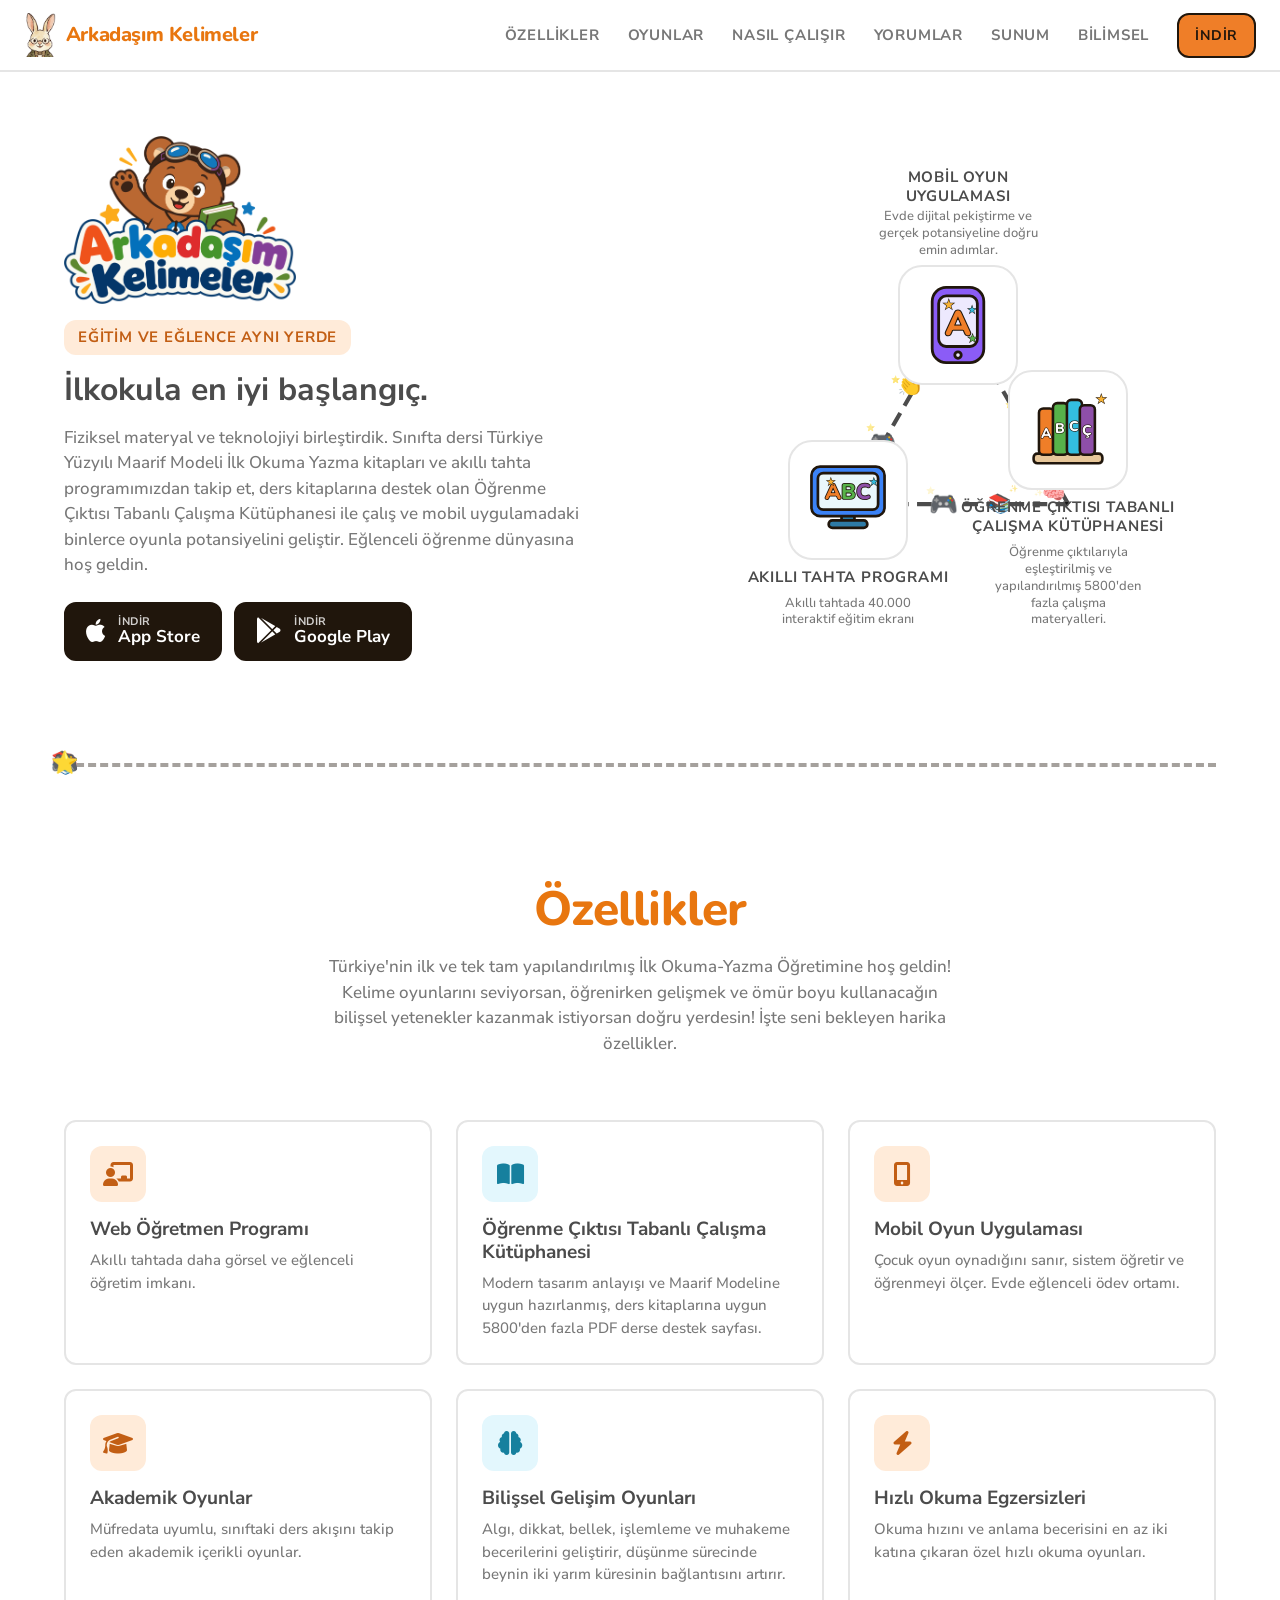
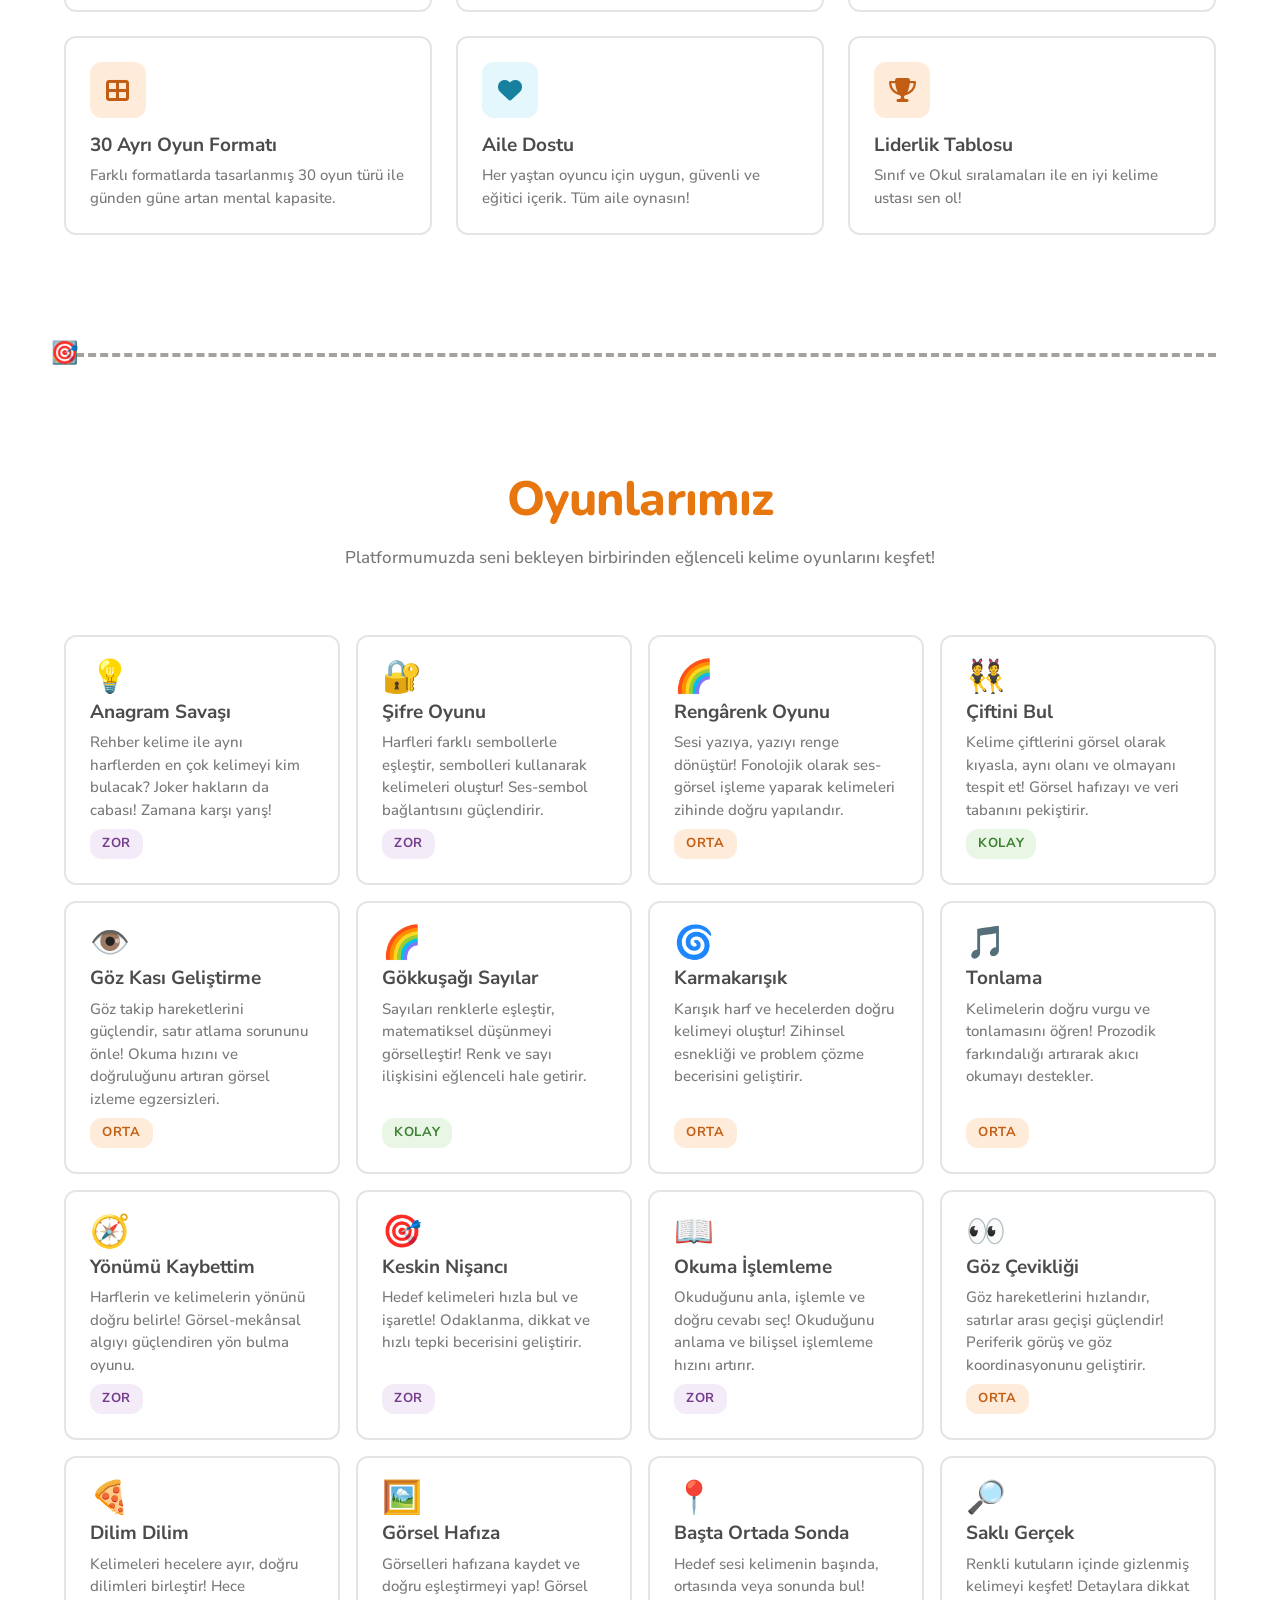
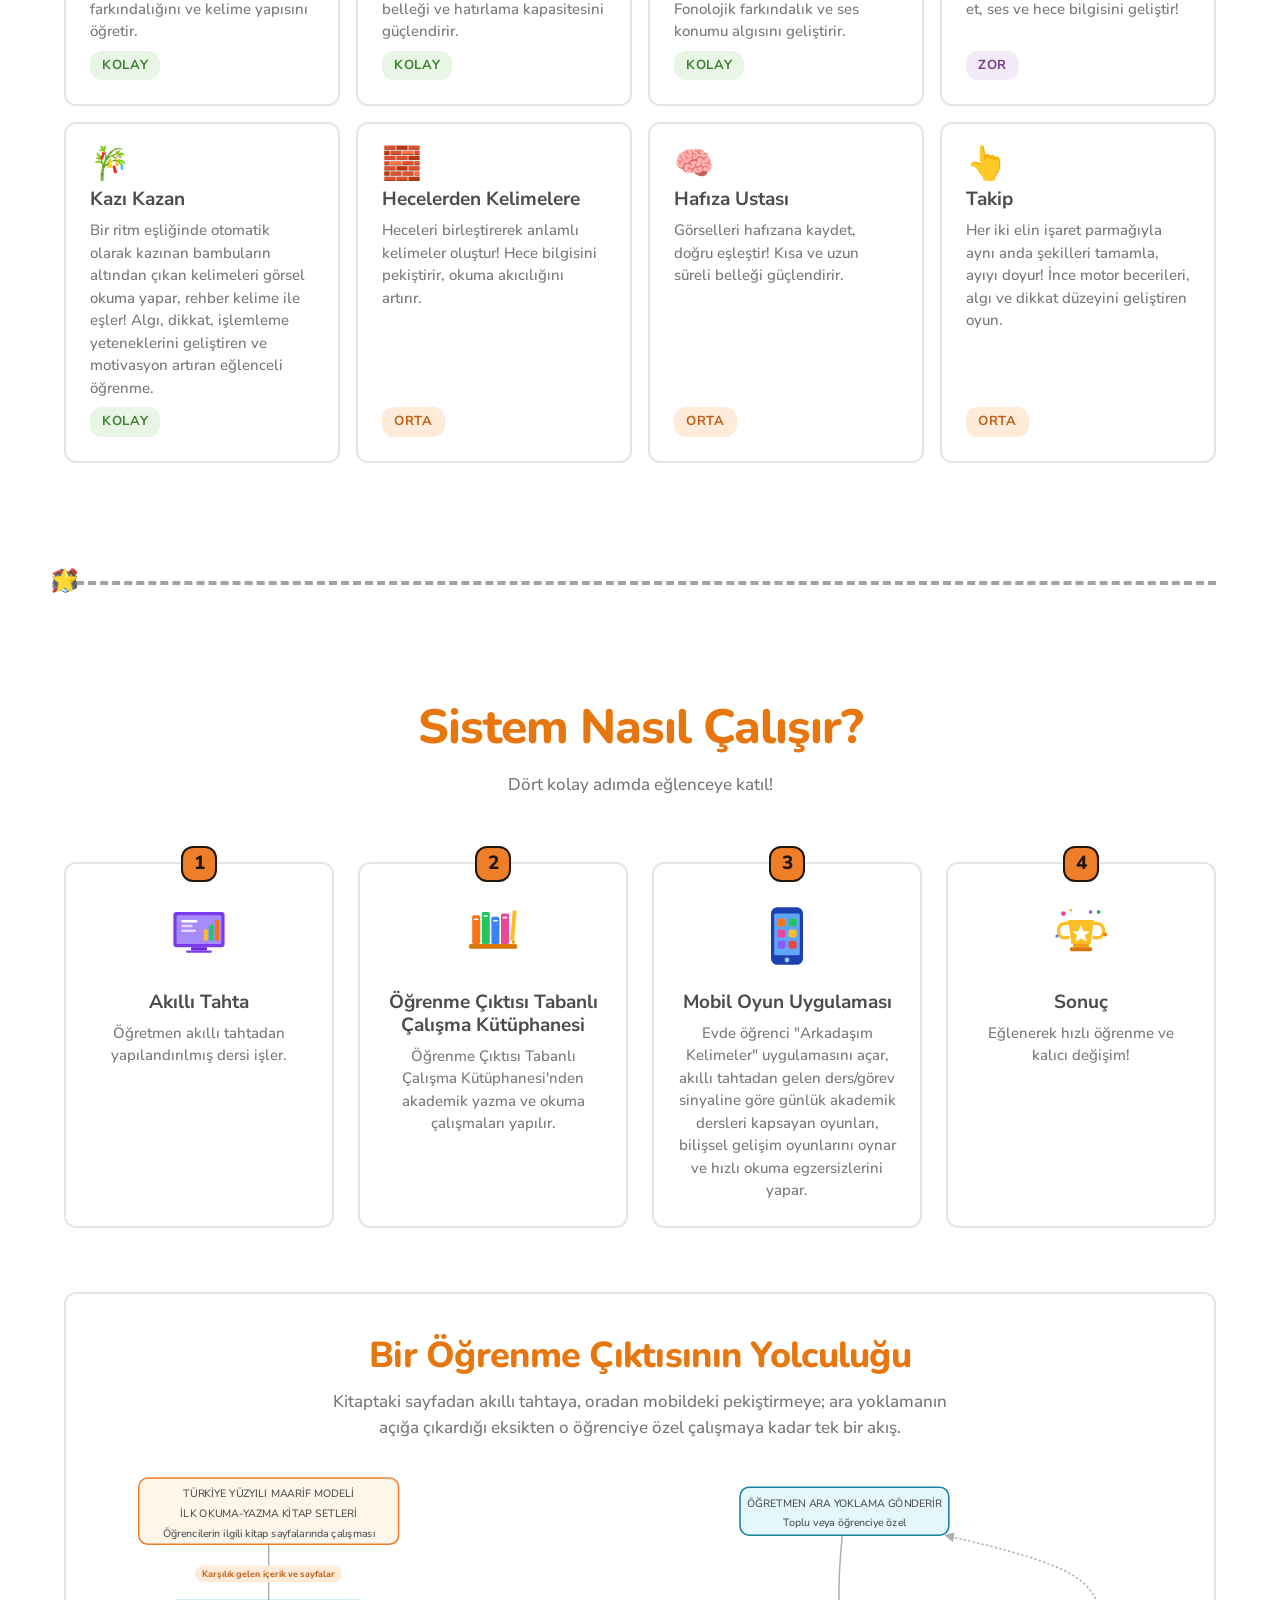
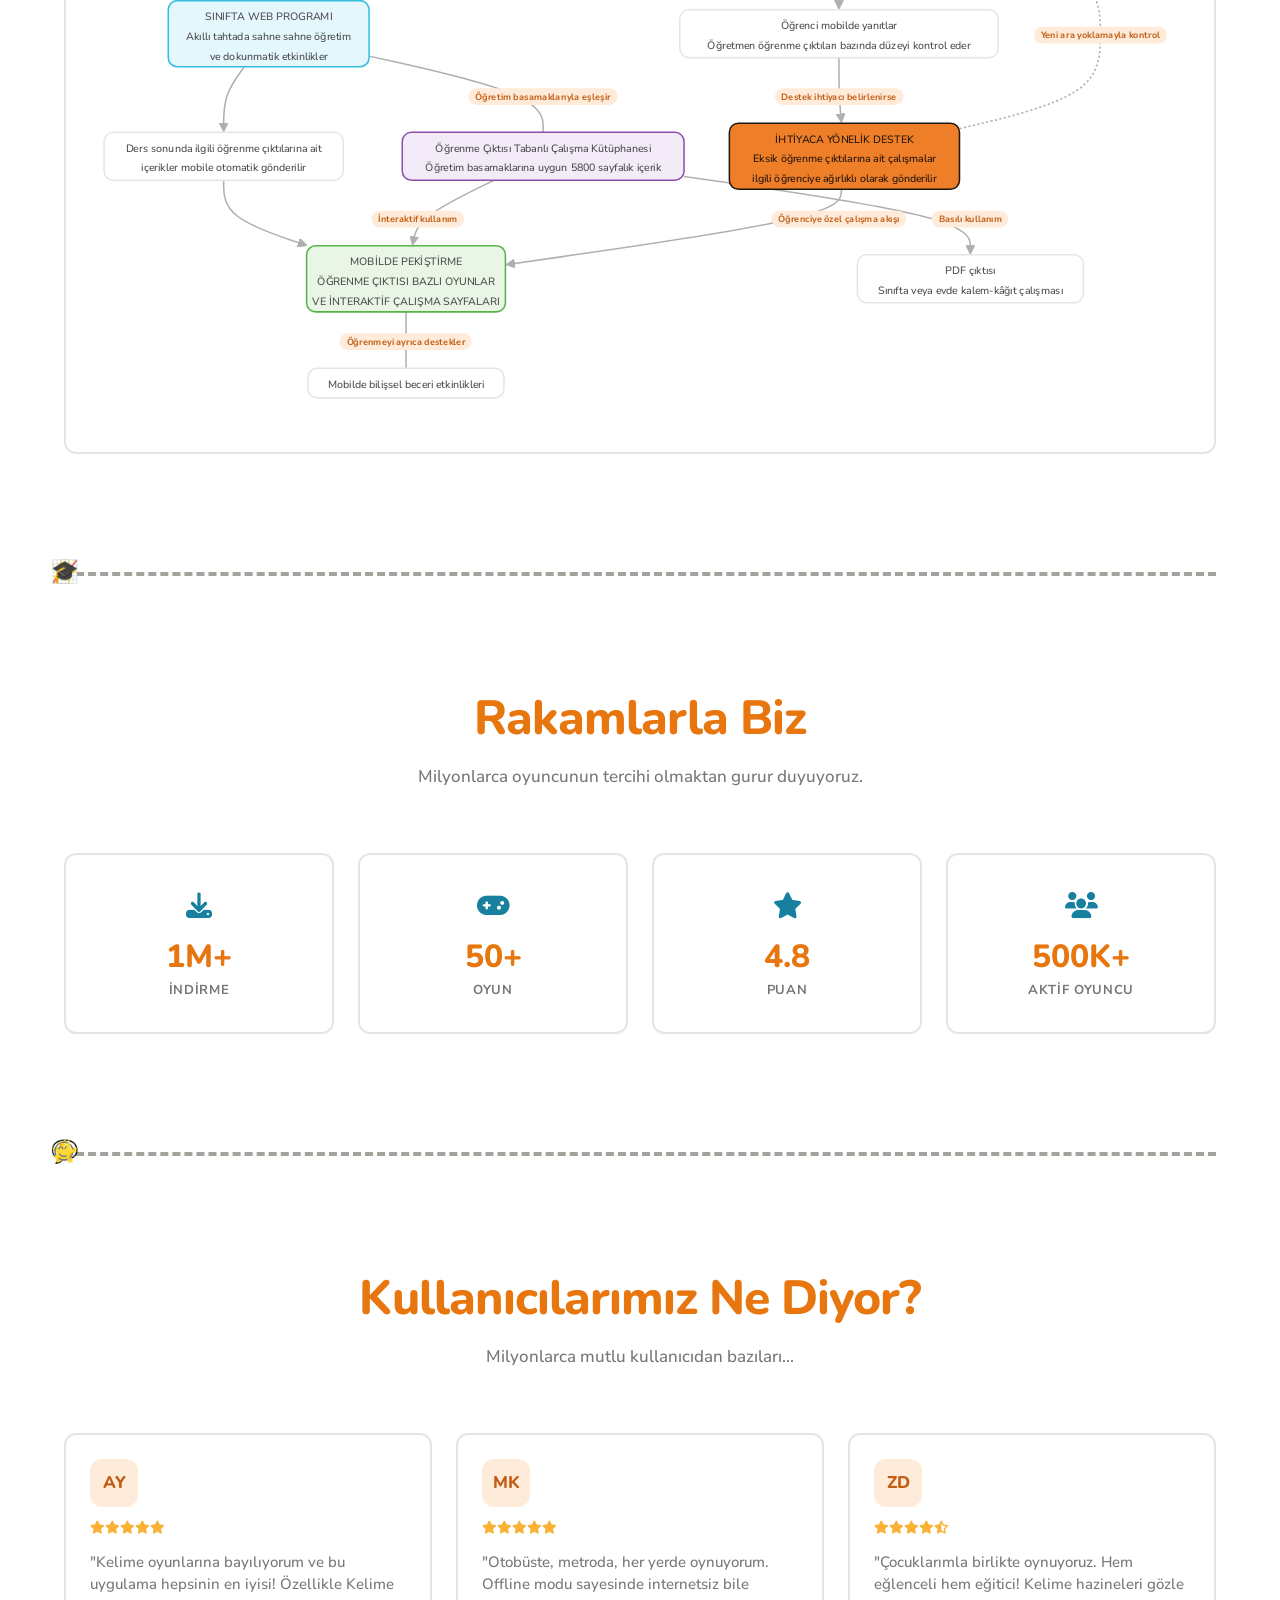
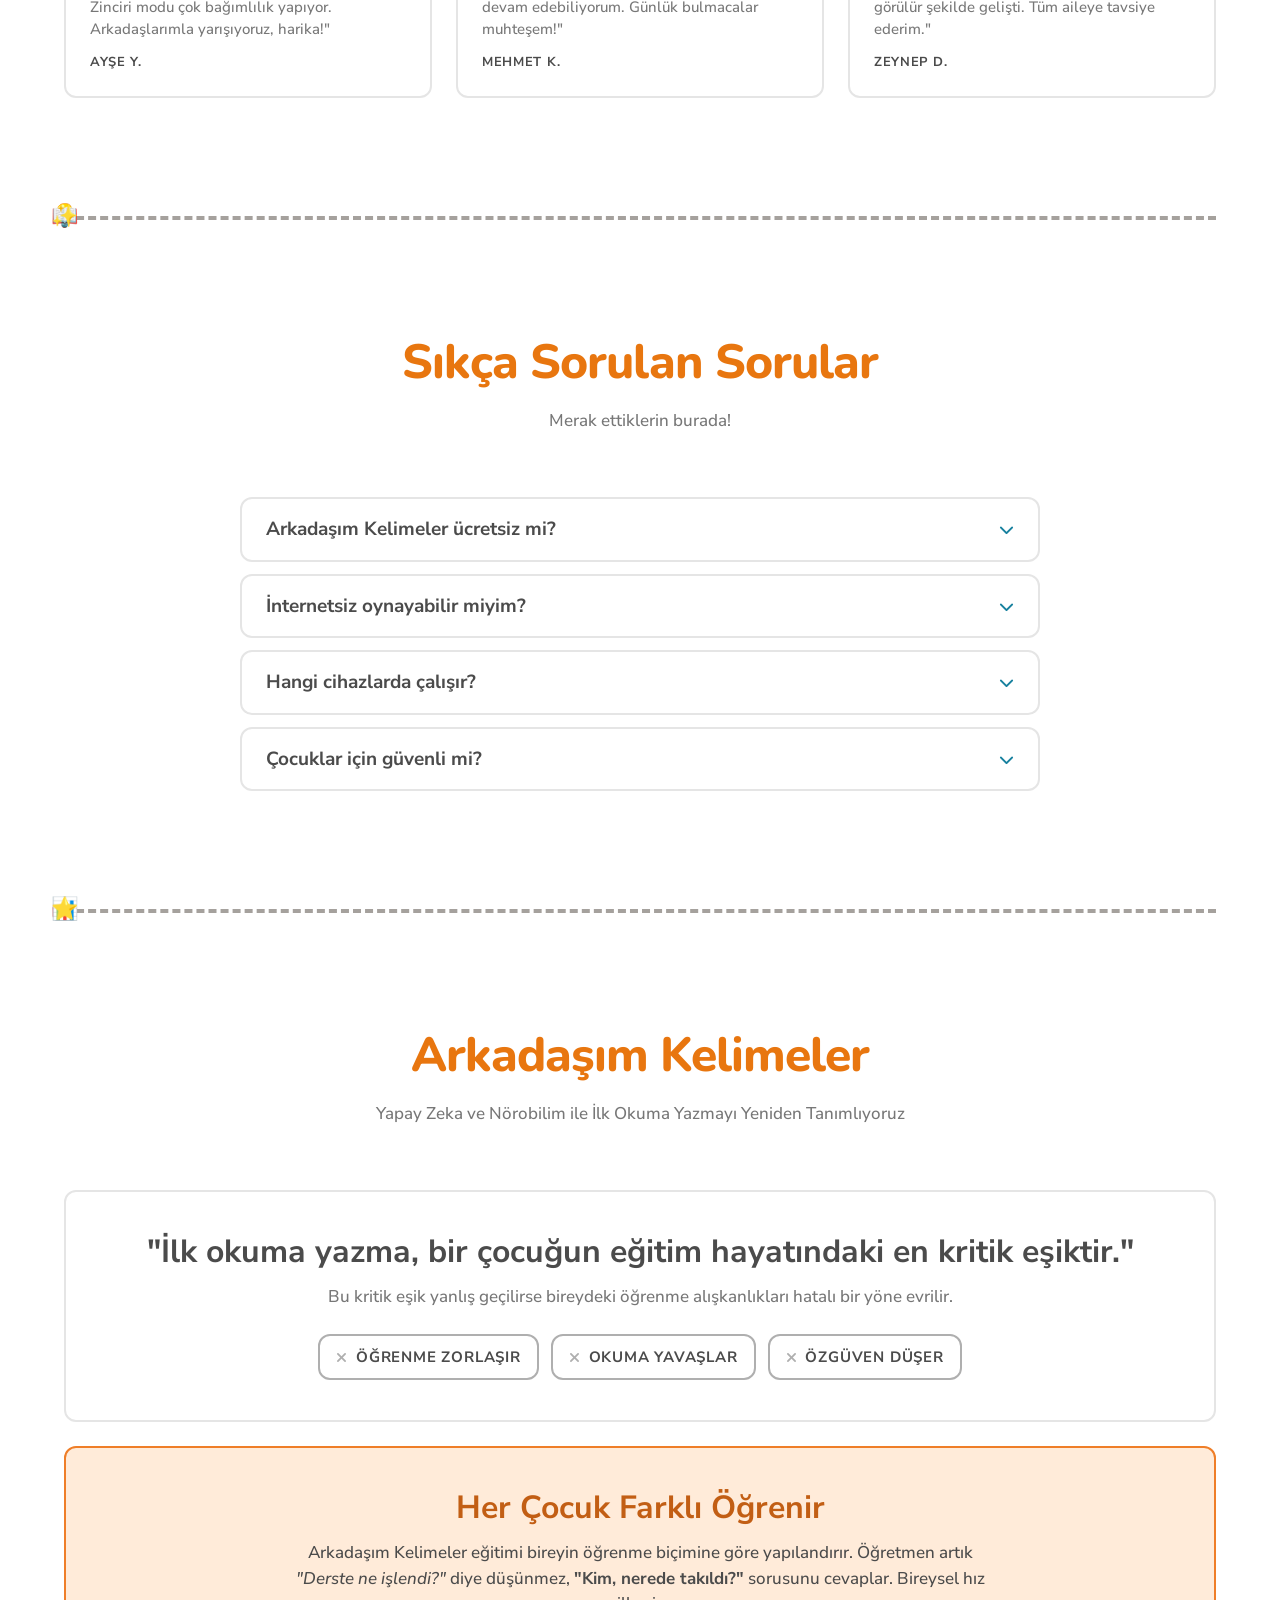
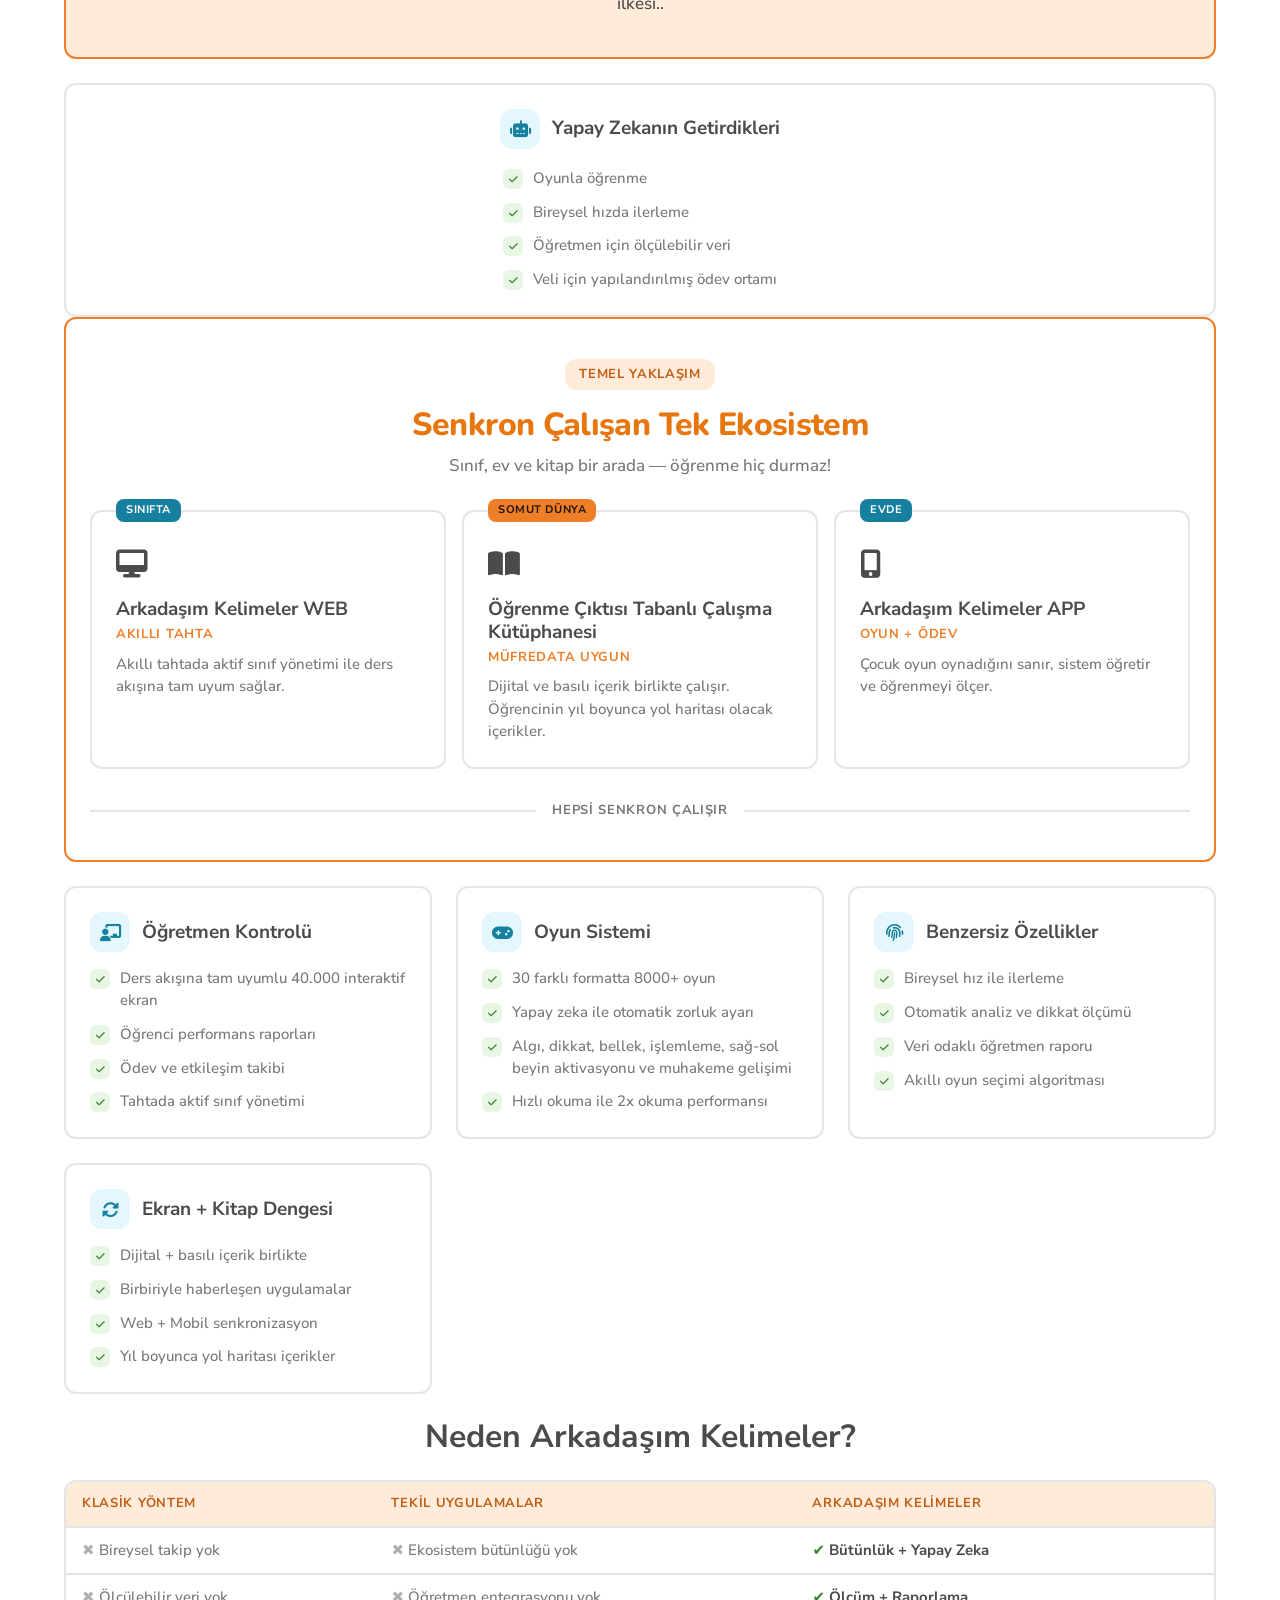
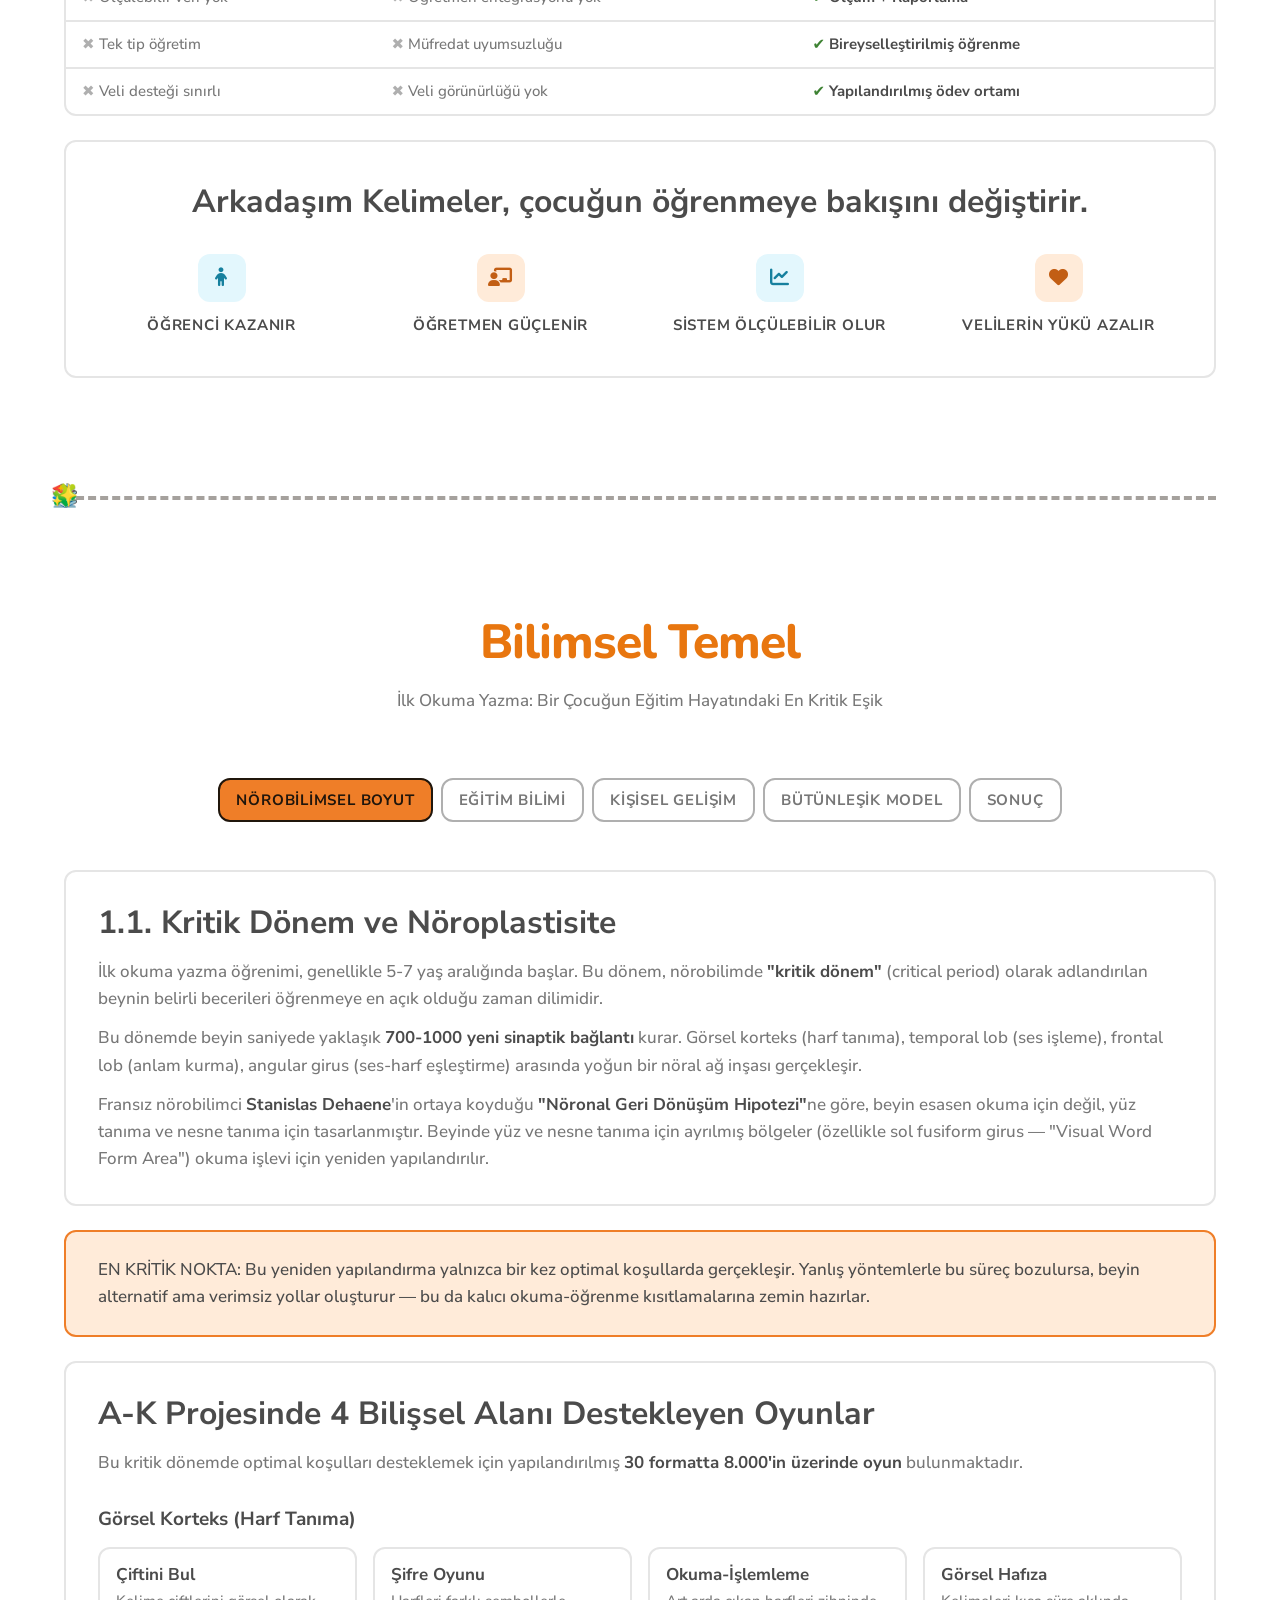
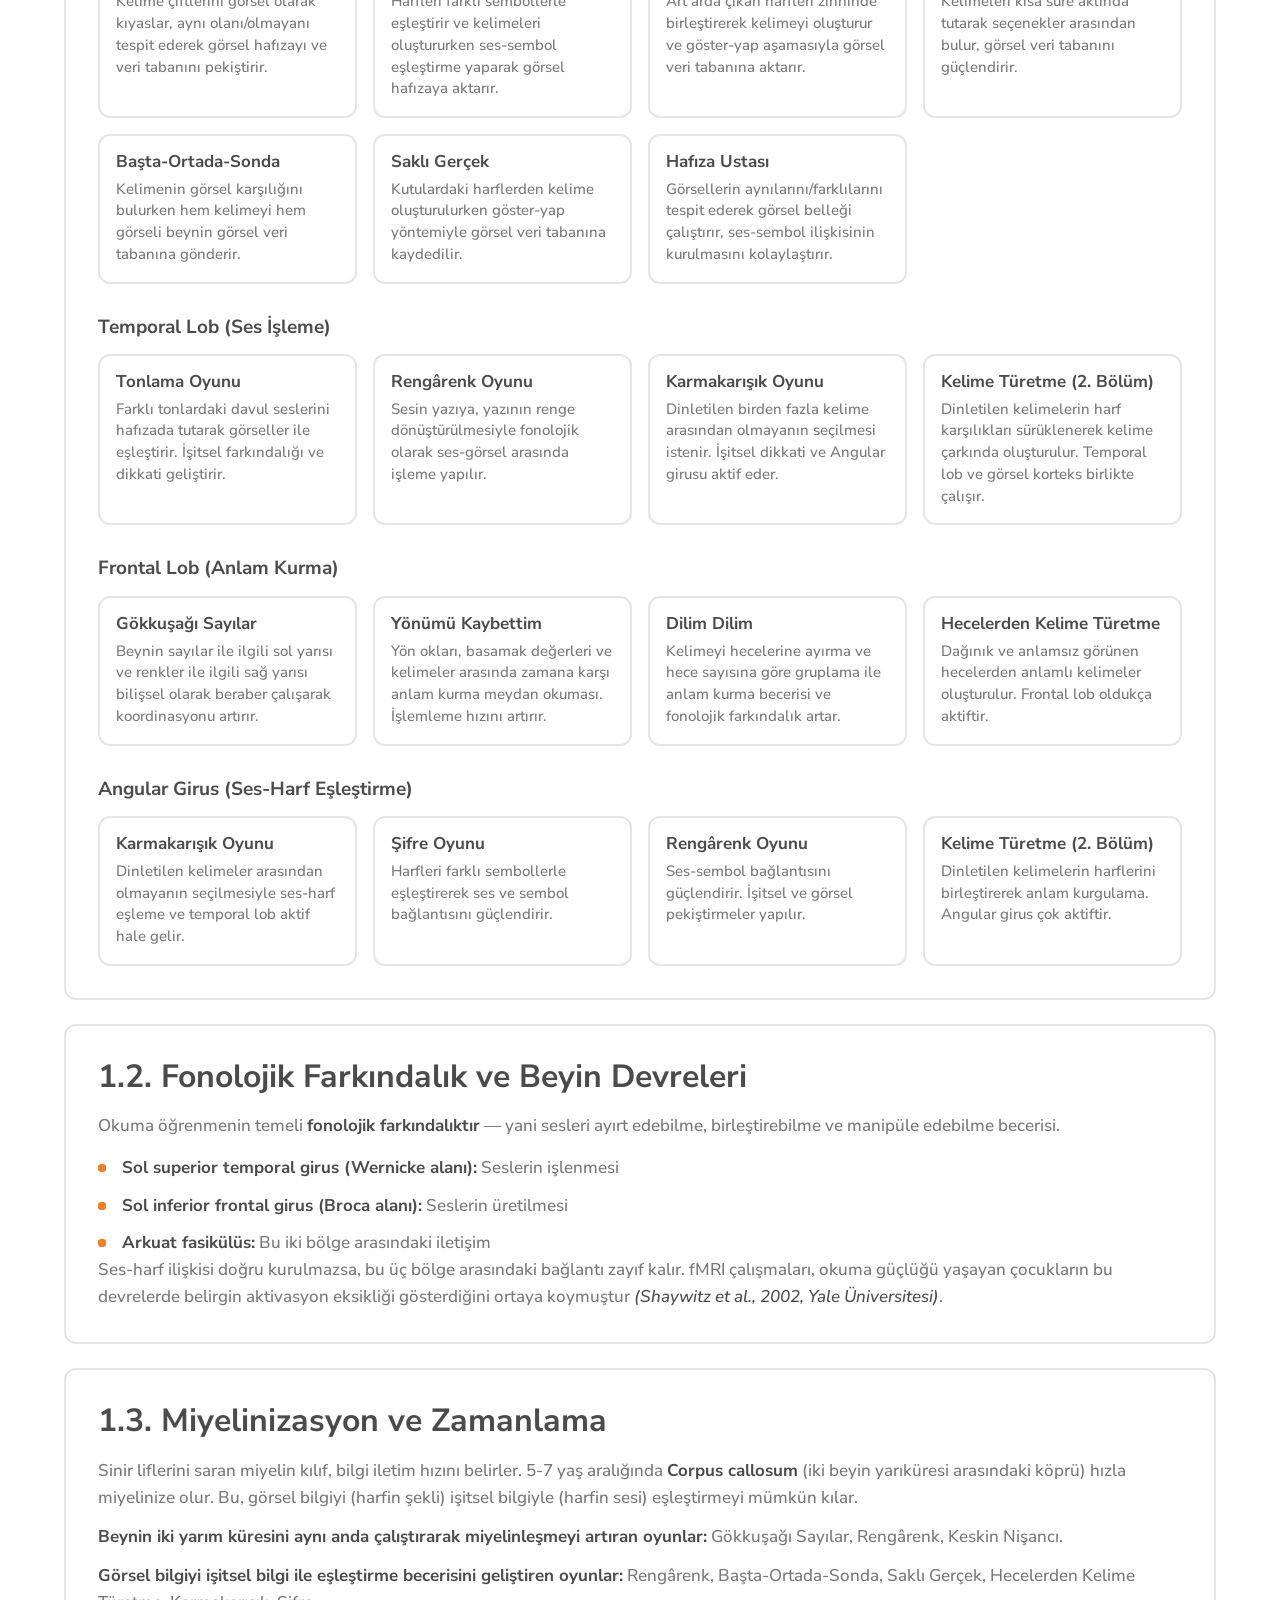
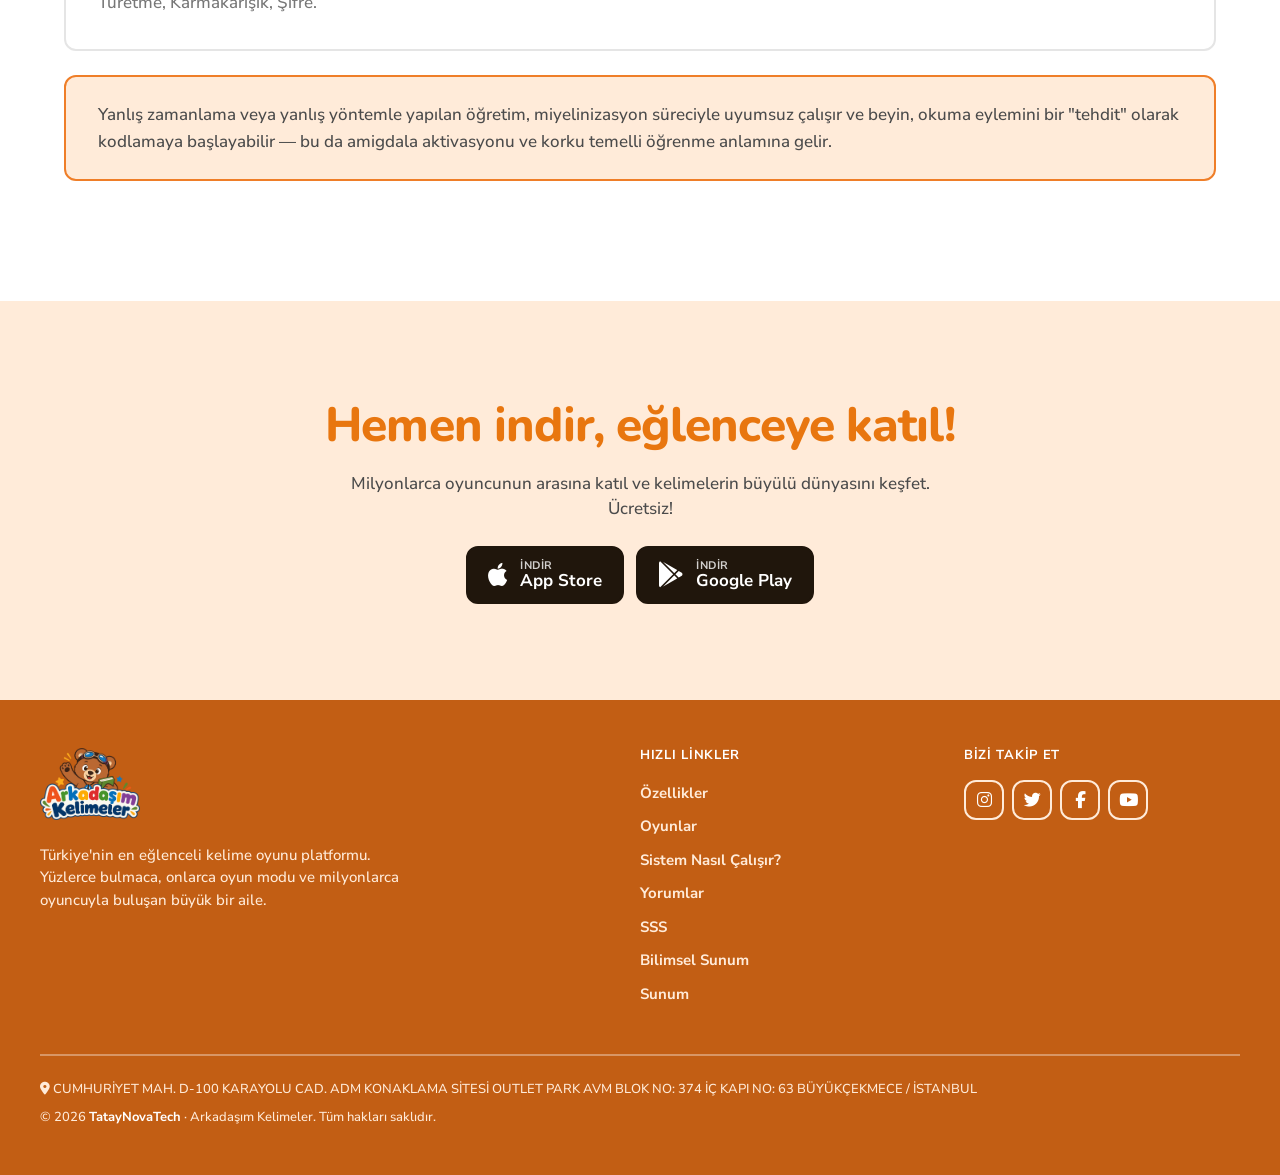
<file: tasarim-a.html>
<!DOCTYPE html>
<html lang="tr">
<head>
    <meta charset="UTF-8">
    <meta name="viewport" content="width=device-width, initial-scale=1.0">
    <meta name="description" content="Arkadaşım Kelimeler — akıllı tahta programı, Öğrenme Çıktısı Tabanlı Çalışma Kütüphanesi ve mobil oyun uygulamasıyla ilk okuma yazmayı eğlenceli hale getiren tek ekosistem.">
    <meta name="theme-color" content="#58cc02">
    <title>Arkadaşım Kelimeler - Kelimelerin Eğlenceli Dünyası!</title>
    <link rel="preconnect" href="https://fonts.googleapis.com">
    <link rel="preconnect" href="https://fonts.gstatic.com" crossorigin>
    <link href="https://fonts.googleapis.com/css2?family=Nunito:wght@700;800;900&family=Nunito+Sans:wght@500;700&display=swap" rel="stylesheet">
    <link rel="stylesheet" href="https://cdnjs.cloudflare.com/ajax/libs/font-awesome/6.5.1/css/all.min.css">
    <link rel="stylesheet" href="tasarim-a.css?v=39">
</head>
<body>

<!-- NAV -->
<nav>
    <a href="#hero" class="nav-logo">
        <img src="tavsan-nav.png?v=1" alt="" class="nav-bear" aria-hidden="true" width="32" height="44">
        <span>Arkadaşım Kelimeler</span>
    </a>
    <ul class="nav-links">
        <li><a href="#ozellikler">Özellikler</a></li>
        <li><a href="#oyunlar">Oyunlar</a></li>
        <li><a href="#nasil-oynanir">Nasıl Çalışır</a></li>
        <li><a href="#yorumlar">Yorumlar</a></li>
        <li><a href="#sunum">Sunum</a></li>
        <li><a href="#akademik">Bilimsel</a></li>
    </ul>
    <a href="#indir" class="btn btn-primary btn-sm nav-cta">İndir</a>
    <button class="hamburger" id="hamburger" aria-label="Menü" aria-expanded="false" aria-controls="mobileMenu">
        <span></span><span></span><span></span>
    </button>
</nav>
<div class="mobile-menu" id="mobileMenu">
    <a href="#ozellikler">Özellikler</a>
    <a href="#oyunlar">Oyunlar</a>
    <a href="#nasil-oynanir">Sistem Nasıl Çalışır?</a>
    <a href="#yorumlar">Yorumlar</a>
    <a href="#sss">SSS</a>
    <a href="#sunum">Sunum</a>
    <a href="#akademik">Bilimsel Sunum</a>
    <a href="#indir">İndir</a>
</div>

<!-- HERO -->
<section class="hero" id="hero">
    <div class="hero-content">
        <div class="hero-text fade-in">
            <img src="logo.png?v=11" alt="Arkadaşım Kelimeler" class="hero-logo">
            <div class="slogan">Eğitim ve eğlence aynı yerde</div>
            <h1>İlkokula en iyi başlangıç.</h1>
            <p>Fiziksel materyal ve teknolojiyi birleştirdik. Sınıfta dersi Türkiye Yüzyılı Maarif Modeli İlk Okuma Yazma kitapları ve akıllı tahta programımızdan takip et, ders kitaplarına destek olan Öğrenme Çıktısı Tabanlı Çalışma Kütüphanesi ile çalış ve mobil uygulamadaki binlerce oyunla potansiyelini geliştir. Eğlenceli öğrenme dünyasına hoş geldin.</p>
            <div class="store-buttons">
                <a href="#" class="store-btn">
                    <i class="fab fa-apple"></i>
                    <div class="btn-text">
                        <small>İndir</small>
                        <strong>App Store</strong>
                    </div>
                </a>
                <a href="#" class="store-btn">
                    <i class="fab fa-google-play"></i>
                    <div class="btn-text">
                        <small>İndir</small>
                        <strong>Google Play</strong>
                    </div>
                </a>
            </div>
        </div>
        <div class="hero-trio fade-in">
            <div class="trio-cycle">
                <!-- Connecting arrows -->
                <svg class="trio-arrows" viewBox="0 0 400 360" xmlns="http://www.w3.org/2000/svg">
                    <!-- Black dashed base lines (eşkenar üçgen): Akıllı Tahta → Öğrenme Çıktısı Tabanlı Çalışma Kütüphanesi → Mobil Oyun → Akıllı Tahta -->
                    <path d="M95 281 L305 281" stroke="#000" stroke-width="4" stroke-dasharray="14 8" fill="none" opacity="0.7" />
                    <path d="M305 281 L200 99" stroke="#000" stroke-width="4" stroke-dasharray="14 8" fill="none" opacity="0.7" />
                    <path d="M200 99 L95 281" stroke="#000" stroke-width="4" stroke-dasharray="14 8" fill="none" opacity="0.7" />
                    <!-- Path 1: Akıllı Tahta → Öğrenme Çıktısı Tabanlı Çalışma Kütüphanesi (4 ikon, eşit aralık) -->
                    <g class="flow-icon">
                        <animateMotion dur="4s" repeatCount="indefinite" begin="0s" path="M95,281 L305,281"/>
                        <g><animateTransform attributeName="transform" type="translate" values="0,0;0,-12;0,-2;0,-8;0,0" dur="0.6s" repeatCount="indefinite"/>
                            <text text-anchor="middle" dy="6" font-size="18">🧠</text></g>
                        <g><animate attributeName="opacity" values="0;1;0" dur="1.2s" repeatCount="indefinite"/>
                            <animateTransform attributeName="transform" type="translate" values="-14,-6;-14,-16;-14,-6" dur="1.2s" repeatCount="indefinite"/>
                            <text text-anchor="middle" font-size="7">✨</text></g>
                    </g>
                    <g class="flow-icon">
                        <animateMotion dur="4s" repeatCount="indefinite" begin="1s" path="M95,281 L305,281"/>
                        <g><animateTransform attributeName="transform" type="translate" values="-3,0;3,0;-2,0;2,0;0,0" dur="0.4s" repeatCount="indefinite"/>
                            <text text-anchor="middle" dy="6" font-size="18">📚</text></g>
                        <g><animate attributeName="opacity" values="0;1;0" dur="1.4s" repeatCount="indefinite" begin="0.6s"/>
                            <animateTransform attributeName="transform" type="translate" values="12,-8;16,-18;12,-8" dur="1.4s" repeatCount="indefinite" begin="0.6s"/>
                            <text text-anchor="middle" font-size="7">✨</text></g>
                    </g>
                    <g class="flow-icon">
                        <animateMotion dur="4s" repeatCount="indefinite" begin="2s" path="M95,281 L305,281"/>
                        <g><animateTransform attributeName="transform" type="scale" values="1;1.35;1" dur="0.8s" repeatCount="indefinite"/>
                            <text text-anchor="middle" dy="6" font-size="18">🎮</text></g>
                        <g><animate attributeName="opacity" values="0;1;0" dur="1.2s" repeatCount="indefinite"/>
                            <animateTransform attributeName="transform" type="translate" values="-12,-8;-12,-18;-12,-8" dur="1.2s" repeatCount="indefinite"/>
                            <text text-anchor="middle" font-size="7">⭐</text></g>
                    </g>
                    <g class="flow-icon">
                        <animateMotion dur="4s" repeatCount="indefinite" begin="3s" path="M95,281 L305,281"/>
                        <g>
                            <text x="-8" dy="6" font-size="14" font-weight="bold" fill="#FFB3BA" stroke="#000" stroke-width="0.72" paint-order="stroke" font-family="'Nunito', sans-serif">o<animateTransform attributeName="transform" type="translate" values="0,0;0,-8;0,0" dur="0.5s" repeatCount="indefinite" begin="0s"/></text>
                            <text x="0" dy="6" font-size="14" font-weight="bold" fill="#BAFFC9" stroke="#000" stroke-width="0.72" paint-order="stroke" font-family="'Nunito', sans-serif">k<animateTransform attributeName="transform" type="translate" values="0,0;0,-8;0,0" dur="0.5s" repeatCount="indefinite" begin="0.15s"/></text>
                            <text x="8" dy="6" font-size="14" font-weight="bold" fill="#BAB3FF" stroke="#000" stroke-width="0.72" paint-order="stroke" font-family="'Nunito', sans-serif">u<animateTransform attributeName="transform" type="translate" values="0,0;0,-8;0,0" dur="0.5s" repeatCount="indefinite" begin="0.3s"/></text>
                        </g>
                        <g><animate attributeName="opacity" values="0;1;0" dur="1s" repeatCount="indefinite" begin="0.2s"/>
                            <animateTransform attributeName="transform" type="translate" values="12,-6;12,-14;12,-6" dur="1s" repeatCount="indefinite" begin="0.2s"/>
                            <text text-anchor="middle" font-size="6">✨</text></g>
                    </g>
                    <!-- Path 2: Öğrenme Çıktısı Tabanlı Çalışma Kütüphanesi → Mobil Oyun (4 ikon, eşit aralık) -->
                    <g class="flow-icon">
                        <animateMotion dur="4s" repeatCount="indefinite" begin="0s" path="M305,281 L200,99"/>
                        <g><animateTransform attributeName="transform" type="scale" values="1;1.35;1" dur="0.8s" repeatCount="indefinite"/>
                            <text text-anchor="middle" dy="6" font-size="18">👏</text></g>
                        <g><animate attributeName="opacity" values="0;1;0" dur="1s" repeatCount="indefinite"/>
                            <animateTransform attributeName="transform" type="translate" values="-14,-4;-14,-14;-14,-4" dur="1s" repeatCount="indefinite"/>
                            <text text-anchor="middle" font-size="7">✨</text></g>
                    </g>
                    <g class="flow-icon">
                        <animateMotion dur="4s" repeatCount="indefinite" begin="1s" path="M305,281 L200,99"/>
                        <g><animateTransform attributeName="transform" type="translate" values="0,0;0,-12;0,-2;0,-8;0,0" dur="0.6s" repeatCount="indefinite"/>
                            <text text-anchor="middle" dy="6" font-size="18">😊</text></g>
                        <g><animate attributeName="opacity" values="0;1;0" dur="1.2s" repeatCount="indefinite" begin="0.2s"/>
                            <animateTransform attributeName="transform" type="translate" values="14,-6;14,-16;14,-6" dur="1.2s" repeatCount="indefinite" begin="0.2s"/>
                            <text text-anchor="middle" font-size="6">✨</text></g>
                    </g>
                    <g class="flow-icon">
                        <animateMotion dur="4s" repeatCount="indefinite" begin="2s" path="M305,281 L200,99"/>
                        <g><animateTransform attributeName="transform" type="translate" values="-3,0;3,0;-2,0;2,0;0,0" dur="0.4s" repeatCount="indefinite"/>
                            <text text-anchor="middle" dy="6" font-size="18">🧠</text></g>
                        <g><animate attributeName="opacity" values="0;1;0" dur="1s" repeatCount="indefinite"/>
                            <animateTransform attributeName="transform" type="translate" values="-10,-8;-10,-18;-10,-8" dur="1s" repeatCount="indefinite"/>
                            <text text-anchor="middle" font-size="7">⭐</text></g>
                    </g>
                    <g class="flow-icon">
                        <animateMotion dur="4s" repeatCount="indefinite" begin="3s" path="M305,281 L200,99"/>
                        <g>
                            <text x="-8" dy="6" font-size="14" font-weight="bold" fill="#FFB3BA" stroke="#000" stroke-width="0.72" paint-order="stroke" font-family="'Nunito', sans-serif">o<animateTransform attributeName="transform" type="translate" values="0,0;0,-8;0,0" dur="0.5s" repeatCount="indefinite" begin="0s"/></text>
                            <text x="0" dy="6" font-size="14" font-weight="bold" fill="#BAFFC9" stroke="#000" stroke-width="0.72" paint-order="stroke" font-family="'Nunito', sans-serif">k<animateTransform attributeName="transform" type="translate" values="0,0;0,-8;0,0" dur="0.5s" repeatCount="indefinite" begin="0.15s"/></text>
                            <text x="8" dy="6" font-size="14" font-weight="bold" fill="#BAB3FF" stroke="#000" stroke-width="0.72" paint-order="stroke" font-family="'Nunito', sans-serif">u<animateTransform attributeName="transform" type="translate" values="0,0;0,-8;0,0" dur="0.5s" repeatCount="indefinite" begin="0.3s"/></text>
                        </g>
                        <g><animate attributeName="opacity" values="0;1;0" dur="1.2s" repeatCount="indefinite" begin="0.4s"/>
                            <animateTransform attributeName="transform" type="translate" values="-12,-6;-12,-14;-12,-6" dur="1.2s" repeatCount="indefinite" begin="0.4s"/>
                            <text text-anchor="middle" font-size="6">⭐</text></g>
                    </g>
                    <!-- Path 3: Mobil Oyun → Akıllı Tahta (4 ikon, eşit aralık) -->
                    <g class="flow-icon">
                        <animateMotion dur="4s" repeatCount="indefinite" begin="0s" path="M200,99 L95,281"/>
                        <g><animateTransform attributeName="transform" type="translate" values="-3,0;3,0;-2,0;2,0;0,0" dur="0.4s" repeatCount="indefinite"/>
                            <text text-anchor="middle" dy="6" font-size="18">📚</text></g>
                        <g><animate attributeName="opacity" values="0;1;0" dur="1.2s" repeatCount="indefinite"/>
                            <animateTransform attributeName="transform" type="translate" values="14,-6;14,-16;14,-6" dur="1.2s" repeatCount="indefinite"/>
                            <text text-anchor="middle" font-size="7">✨</text></g>
                    </g>
                    <g class="flow-icon">
                        <animateMotion dur="4s" repeatCount="indefinite" begin="1s" path="M200,99 L95,281"/>
                        <g><animateTransform attributeName="transform" type="scale" values="1;1.35;1" dur="0.8s" repeatCount="indefinite"/>
                            <text text-anchor="middle" dy="6" font-size="18">🎮</text></g>
                        <g><animate attributeName="opacity" values="0;1;0" dur="1s" repeatCount="indefinite"/>
                            <animateTransform attributeName="transform" type="translate" values="-12,-8;-12,-18;-12,-8" dur="1s" repeatCount="indefinite"/>
                            <text text-anchor="middle" font-size="7">⭐</text></g>
                    </g>
                    <g class="flow-icon">
                        <animateMotion dur="4s" repeatCount="indefinite" begin="2s" path="M200,99 L95,281"/>
                        <g><animateTransform attributeName="transform" type="translate" values="0,0;0,-12;0,-2;0,-8;0,0" dur="0.6s" repeatCount="indefinite"/>
                            <text text-anchor="middle" dy="6" font-size="18">👏</text></g>
                        <g><animate attributeName="opacity" values="0;1;0" dur="1.4s" repeatCount="indefinite"/>
                            <animateTransform attributeName="transform" type="translate" values="-14,-6;-14,-16;-14,-6" dur="1.4s" repeatCount="indefinite"/>
                            <text text-anchor="middle" font-size="7">⭐</text></g>
                    </g>
                    <g class="flow-icon">
                        <animateMotion dur="4s" repeatCount="indefinite" begin="3s" path="M200,99 L95,281"/>
                        <g>
                            <text x="-8" dy="6" font-size="14" font-weight="bold" fill="#FFB3BA" stroke="#000" stroke-width="0.72" paint-order="stroke" font-family="'Nunito', sans-serif">o<animateTransform attributeName="transform" type="translate" values="0,0;0,-8;0,0" dur="0.5s" repeatCount="indefinite" begin="0s"/></text>
                            <text x="0" dy="6" font-size="14" font-weight="bold" fill="#BAFFC9" stroke="#000" stroke-width="0.72" paint-order="stroke" font-family="'Nunito', sans-serif">k<animateTransform attributeName="transform" type="translate" values="0,0;0,-8;0,0" dur="0.5s" repeatCount="indefinite" begin="0.15s"/></text>
                            <text x="8" dy="6" font-size="14" font-weight="bold" fill="#BAB3FF" stroke="#000" stroke-width="0.72" paint-order="stroke" font-family="'Nunito', sans-serif">u<animateTransform attributeName="transform" type="translate" values="0,0;0,-8;0,0" dur="0.5s" repeatCount="indefinite" begin="0.3s"/></text>
                        </g>
                        <g><animate attributeName="opacity" values="0;1;0" dur="1s" repeatCount="indefinite" begin="0.3s"/>
                            <animateTransform attributeName="transform" type="translate" values="12,-8;12,-16;12,-8" dur="1s" repeatCount="indefinite" begin="0.3s"/>
                            <text text-anchor="middle" font-size="6">✨</text></g>
                    </g>
                </svg>
                <!-- Mobil App -->
                <div class="trio-item trio-top">
                    <div class="trio-text-right">
                        <div class="trio-label">Mobil Oyun Uygulaması</div>
                        <div class="trio-desc">Evde dijital pekiştirme ve gerçek potansiyeline doğru emin adımlar.</div>
                    </div>
                    <a href="#bilissel-oyunlar" class="trio-icon-wrap trio-app">
                        <svg viewBox="0 0 80 80" class="trio-svg-icon">
                            <!-- Sticker tablet: ink keyline, saturated fills -->
                            <g stroke="#20160c" stroke-width="2.6" stroke-linejoin="round">
                                <rect x="16" y="5" width="48" height="70" rx="13" fill="#8b5cf6"/>
                                <rect x="22" y="13" width="36" height="47" rx="7" fill="#ede9fe"/>
                                <circle cx="40" cy="68" r="3" fill="#ede9fe"/>
                            </g>
                            <!-- Chunky orange A (echoes the logo "A") -->
                            <text x="40" y="49" text-anchor="middle" font-family="'Baloo 2','Nunito',sans-serif" font-weight="800" font-size="32" fill="#EF7E28" stroke="#20160c" stroke-width="2" paint-order="stroke" stroke-linejoin="round">A</text>
                            <!-- Outlined stars -->
                            <text x="26" y="25" font-size="12" fill="#F9B233" stroke="#20160c" stroke-width="0.9" paint-order="stroke">★</text>
                            <text x="49" y="29" font-size="9" fill="#33BEE0" stroke="#20160c" stroke-width="0.9" paint-order="stroke">★</text>
                            <text x="49" y="56" font-size="10" fill="#57B24A" stroke="#20160c" stroke-width="0.9" paint-order="stroke">★</text>
                        </svg>
                    </a>
                </div>
                <!-- Öğrenme Çıktısı Tabanlı Çalışma Kütüphanesi -->
                <div class="trio-item trio-right">
                    <a href="#ekosistem" class="trio-icon-wrap trio-book">
                        <svg viewBox="0 0 80 80" class="trio-svg-icon">
                            <!-- Sticker book stack: ink keyline, logo-letter colours -->
                            <g stroke="#20160c" stroke-width="2.4" stroke-linejoin="round">
                                <rect x="8" y="62" width="64" height="9" rx="3.5" fill="#E7C79A"/>
                                <rect x="13" y="20" width="14" height="43" rx="4" fill="#EF7E28"/>
                                <rect x="26" y="15" width="14" height="48" rx="4" fill="#57B24A"/>
                                <rect x="39" y="12" width="14" height="51" rx="4" fill="#33BEE0"/>
                                <rect x="51" y="17" width="14" height="46" rx="4" fill="#8E4FA8"/>
                            </g>
                            <g font-family="'Baloo 2','Nunito',sans-serif" font-weight="800" text-anchor="middle" fill="#fff" stroke="#20160c" stroke-width="1.1" paint-order="stroke" stroke-linejoin="round">
                                <text x="20" y="47" font-size="13">A</text>
                                <text x="33" y="43" font-size="13">B</text>
                                <text x="46" y="41" font-size="13">C</text>
                                <text x="58" y="45" font-size="13">Ç</text>
                            </g>
                            <text x="66" y="15" font-size="11" fill="#F9B233" stroke="#20160c" stroke-width="0.9" paint-order="stroke">★</text>
                        </svg>
                    </a>
                    <div class="trio-label">Öğrenme Çıktısı Tabanlı Çalışma Kütüphanesi</div>
                    <div class="trio-desc">Öğrenme çıktılarıyla eşleştirilmiş ve yapılandırılmış 5800'den fazla çalışma materyalleri.</div>
                </div>
                <!-- Web Programı -->
                <div class="trio-item trio-left">
                    <a href="#ekosistem" class="trio-icon-wrap trio-web">
                        <svg viewBox="0 0 80 80" class="trio-svg-icon">
                            <!-- Sticker smart board: ink keyline -->
                            <g stroke="#20160c" stroke-width="2.5" stroke-linejoin="round">
                                <rect x="34" y="52" width="12" height="8" fill="#2E7BA6"/>
                                <rect x="22" y="59" width="36" height="7" rx="3.5" fill="#2E7BA6"/>
                                <rect x="6" y="9" width="68" height="46" rx="8" fill="#3B82F6"/>
                                <rect x="12" y="15" width="56" height="34" rx="5" fill="#EAF7FC"/>
                            </g>
                            <!-- Colourful ABC -->
                            <g font-family="'Baloo 2','Nunito',sans-serif" font-weight="800" text-anchor="middle" stroke="#20160c" stroke-width="1.6" paint-order="stroke" stroke-linejoin="round" font-size="20">
                                <text x="26" y="39" fill="#EF7E28">A</text>
                                <text x="40" y="39" fill="#57B24A">B</text>
                                <text x="54" y="39" fill="#8E4FA8">C</text>
                            </g>
                            <text x="20" y="26" font-size="9" fill="#F9B233" stroke="#20160c" stroke-width="0.8" paint-order="stroke">★</text>
                            <text x="60" y="26" font-size="9" fill="#33BEE0" stroke="#20160c" stroke-width="0.8" paint-order="stroke">★</text>
                        </svg>
                    </a>
                    <div class="trio-label">Akıllı Tahta Programı</div>
                    <div class="trio-desc">Akıllı tahtada 40.000 interaktif eğitim ekranı</div>
                </div>
            </div>
        </div>
    </div>
</section>

<!-- FEATURES -->
<!-- FLOW DIVIDER -->
<div class="flow-divider" aria-hidden="true">
    <div class="flow-track">
            <span class="flow-travel"><span class="flow-bob">🧠</span></span>
            <span class="flow-travel"><span class="flow-bob">📚</span></span>
            <span class="flow-travel"><span class="flow-bob">🎮</span></span>
            <span class="flow-travel"><span class="flow-bob">⭐</span></span>
    </div>
</div>

<section id="ozellikler">
    <div class="container">
        <h2 class="section-title fade-in">Özellikler</h2>
        <p class="section-subtitle fade-in">Türkiye'nin ilk ve tek tam yapılandırılmış İlk Okuma-Yazma Öğretimine hoş geldin! Kelime oyunlarını seviyorsan, öğrenirken gelişmek ve ömür boyu kullanacağın bilişsel yetenekler kazanmak istiyorsan doğru yerdesin! İşte seni bekleyen harika özellikler.</p>
        <div class="features-grid">
            <div class="feature-card fade-in">
                <div class="feature-icon"><i class="fas fa-chalkboard-teacher"></i></div>
                <h3>Web Öğretmen Programı</h3>
                <p>Akıllı tahtada daha görsel ve eğlenceli öğretim imkanı.</p>
            </div>
            <div class="feature-card fade-in">
                <div class="feature-icon"><i class="fas fa-book-open"></i></div>
                <h3>Öğrenme Çıktısı Tabanlı Çalışma Kütüphanesi</h3>
                <p>Modern tasarım anlayışı ve Maarif Modeline uygun hazırlanmış, ders kitaplarına uygun 5800'den fazla PDF derse destek sayfası.</p>
            </div>
            <div class="feature-card fade-in">
                <div class="feature-icon"><i class="fas fa-mobile-alt"></i></div>
                <h3>Mobil Oyun Uygulaması</h3>
                <p>Çocuk oyun oynadığını sanır, sistem öğretir ve öğrenmeyi ölçer. Evde eğlenceli ödev ortamı.</p>
            </div>
            <div class="feature-card fade-in">
                <div class="feature-icon"><i class="fas fa-graduation-cap"></i></div>
                <h3>Akademik Oyunlar</h3>
                <p>Müfredata uyumlu, sınıftaki ders akışını takip eden akademik içerikli oyunlar.</p>
            </div>
            <div class="feature-card fade-in">
                <div class="feature-icon"><i class="fas fa-brain"></i></div>
                <h3>Bilişsel Gelişim Oyunları</h3>
                <p>Algı, dikkat, bellek, işlemleme ve muhakeme becerilerini geliştirir, düşünme sürecinde beynin iki yarım küresinin bağlantısını artırır.</p>
            </div>
            <div class="feature-card fade-in">
                <div class="feature-icon"><i class="fas fa-bolt"></i></div>
                <h3>Hızlı Okuma Egzersizleri</h3>
                <p>Okuma hızını ve anlama becerisini en az iki katına çıkaran özel hızlı okuma oyunları.</p>
            </div>
            <div class="feature-card fade-in">
                <div class="feature-icon"><i class="fas fa-th-large"></i></div>
                <h3>30 Ayrı Oyun Formatı</h3>
                <p>Farklı formatlarda tasarlanmış 30 oyun türü ile günden güne artan mental kapasite.</p>
            </div>
            <div class="feature-card fade-in">
                <div class="feature-icon"><i class="fas fa-heart"></i></div>
                <h3>Aile Dostu</h3>
                <p>Her yaştan oyuncu için uygun, güvenli ve eğitici içerik. Tüm aile oynasın!</p>
            </div>
            <div class="feature-card fade-in">
                <div class="feature-icon"><i class="fas fa-trophy"></i></div>
                <h3>Liderlik Tablosu</h3>
                <p>Sınıf ve Okul sıralamaları ile en iyi kelime ustası sen ol!</p>
            </div>
        </div>
    </div>
</section>

<!-- GAMES -->
<!-- FLOW DIVIDER -->
<div class="flow-divider" aria-hidden="true">
    <div class="flow-track">
            <span class="flow-travel"><span class="flow-bob">✏️</span></span>
            <span class="flow-travel"><span class="flow-bob">🔤</span></span>
            <span class="flow-travel"><span class="flow-bob">✨</span></span>
            <span class="flow-travel"><span class="flow-bob">🎯</span></span>
    </div>
</div>

<section id="oyunlar">
    <div class="container">
        <h2 class="section-title fade-in">Oyunlarımız</h2>
        <p class="section-subtitle fade-in">Platformumuzda seni bekleyen birbirinden eğlenceli kelime oyunlarını keşfet!</p>
        <div class="games-grid">
            <div class="game-card fade-in">
                <span class="game-emoji">💡</span>
                <h3>Anagram Savaşı</h3>
                <p>Rehber kelime ile aynı harflerden en çok kelimeyi kim bulacak? Joker hakların da cabası! Zamana karşı yarış!</p>
                <span class="difficulty hard">Zor</span>
            </div>
            <div class="game-card fade-in">
                <span class="game-emoji">🔐</span>
                <h3>Şifre Oyunu</h3>
                <p>Harfleri farklı sembollerle eşleştir, sembolleri kullanarak kelimeleri oluştur! Ses-sembol bağlantısını güçlendirir.</p>
                <span class="difficulty hard">Zor</span>
            </div>
            <div class="game-card fade-in">
                <span class="game-emoji">🌈</span>
                <h3>Rengârenk Oyunu</h3>
                <p>Sesi yazıya, yazıyı renge dönüştür! Fonolojik olarak ses-görsel işleme yaparak kelimeleri zihinde doğru yapılandır.</p>
                <span class="difficulty medium">Orta</span>
            </div>
            <div class="game-card fade-in">
                <span class="game-emoji">👯</span>
                <h3>Çiftini Bul</h3>
                <p>Kelime çiftlerini görsel olarak kıyasla, aynı olanı ve olmayanı tespit et! Görsel hafızayı ve veri tabanını pekiştirir.</p>
                <span class="difficulty easy">Kolay</span>
            </div>
            <div class="game-card fade-in">
                <span class="game-emoji">👁️</span>
                <h3>Göz Kası Geliştirme</h3>
                <p>Göz takip hareketlerini güçlendir, satır atlama sorununu önle! Okuma hızını ve doğruluğunu artıran görsel izleme egzersizleri.</p>
                <span class="difficulty medium">Orta</span>
            </div>
            <div class="game-card fade-in">
                <span class="game-emoji">🌈</span>
                <h3>Gökkuşağı Sayılar</h3>
                <p>Sayıları renklerle eşleştir, matematiksel düşünmeyi görselleştir! Renk ve sayı ilişkisini eğlenceli hale getirir.</p>
                <span class="difficulty easy">Kolay</span>
            </div>
            <div class="game-card fade-in">
                <span class="game-emoji">🌀</span>
                <h3>Karmakarışık</h3>
                <p>Karışık harf ve hecelerden doğru kelimeyi oluştur! Zihinsel esnekliği ve problem çözme becerisini geliştirir.</p>
                <span class="difficulty medium">Orta</span>
            </div>
            <div class="game-card fade-in">
                <span class="game-emoji">🎵</span>
                <h3>Tonlama</h3>
                <p>Kelimelerin doğru vurgu ve tonlamasını öğren! Prozodik farkındalığı artırarak akıcı okumayı destekler.</p>
                <span class="difficulty medium">Orta</span>
            </div>
            <div class="game-card fade-in">
                <span class="game-emoji">🧭</span>
                <h3>Yönümü Kaybettim</h3>
                <p>Harflerin ve kelimelerin yönünü doğru belirle! Görsel-mekânsal algıyı güçlendiren yön bulma oyunu.</p>
                <span class="difficulty hard">Zor</span>
            </div>
            <div class="game-card fade-in">
                <span class="game-emoji">🎯</span>
                <h3>Keskin Nişancı</h3>
                <p>Hedef kelimeleri hızla bul ve işaretle! Odaklanma, dikkat ve hızlı tepki becerisini geliştirir.</p>
                <span class="difficulty hard">Zor</span>
            </div>
            <div class="game-card fade-in">
                <span class="game-emoji">📖</span>
                <h3>Okuma İşlemleme</h3>
                <p>Okuduğunu anla, işlemle ve doğru cevabı seç! Okuduğunu anlama ve bilişsel işlemleme hızını artırır.</p>
                <span class="difficulty hard">Zor</span>
            </div>
            <div class="game-card fade-in">
                <span class="game-emoji">👀</span>
                <h3>Göz Çevikliği</h3>
                <p>Göz hareketlerini hızlandır, satırlar arası geçişi güçlendir! Periferik görüş ve göz koordinasyonunu geliştirir.</p>
                <span class="difficulty medium">Orta</span>
            </div>
            <div class="game-card fade-in">
                <span class="game-emoji">🍕</span>
                <h3>Dilim Dilim</h3>
                <p>Kelimeleri hecelere ayır, doğru dilimleri birleştir! Hece farkındalığını ve kelime yapısını öğretir.</p>
                <span class="difficulty easy">Kolay</span>
            </div>
            <div class="game-card fade-in">
                <span class="game-emoji">🖼️</span>
                <h3>Görsel Hafıza</h3>
                <p>Görselleri hafızana kaydet ve doğru eşleştirmeyi yap! Görsel belleği ve hatırlama kapasitesini güçlendirir.</p>
                <span class="difficulty easy">Kolay</span>
            </div>
            <div class="game-card fade-in">
                <span class="game-emoji">📍</span>
                <h3>Başta Ortada Sonda</h3>
                <p>Hedef sesi kelimenin başında, ortasında veya sonunda bul! Fonolojik farkındalık ve ses konumu algısını geliştirir.</p>
                <span class="difficulty easy">Kolay</span>
            </div>
            <div class="game-card fade-in">
                <span class="game-emoji">🔎</span>
                <h3>Saklı Gerçek</h3>
                <p>Renkli kutuların içinde gizlenmiş kelimeyi keşfet! Detaylara dikkat et, ses ve hece bilgisini geliştir!</p>
                <span class="difficulty hard">Zor</span>
            </div>
            <div class="game-card fade-in">
                <span class="game-emoji">🎋</span>
                <h3>Kazı Kazan</h3>
                <p>Bir ritm eşliğinde otomatik olarak kazınan bambuların altından çıkan kelimeleri görsel okuma yapar, rehber kelime ile eşler! Algı, dikkat, işlemleme yeteneklerini geliştiren ve motivasyon artıran eğlenceli öğrenme.</p>
                <span class="difficulty easy">Kolay</span>
            </div>
            <div class="game-card fade-in">
                <span class="game-emoji">🧱</span>
                <h3>Hecelerden Kelimelere</h3>
                <p>Heceleri birleştirerek anlamlı kelimeler oluştur! Hece bilgisini pekiştirir, okuma akıcılığını artırır.</p>
                <span class="difficulty medium">Orta</span>
            </div>
            <div class="game-card fade-in">
                <span class="game-emoji">🧠</span>
                <h3>Hafıza Ustası</h3>
                <p>Görselleri hafızana kaydet, doğru eşleştir! Kısa ve uzun süreli belleği güçlendirir.</p>
                <span class="difficulty medium">Orta</span>
            </div>
            <div class="game-card fade-in">
                <span class="game-emoji">👆</span>
                <h3>Takip</h3>
                <p>Her iki elin işaret parmağıyla aynı anda şekilleri tamamla, ayıyı doyur! İnce motor becerileri, algı ve dikkat düzeyini geliştiren oyun.</p>
                <span class="difficulty medium">Orta</span>
            </div>
        </div>
    </div>
</section>

<!-- HOW TO PLAY -->
<!-- FLOW DIVIDER -->
<div class="flow-divider" aria-hidden="true">
    <div class="flow-track">
            <span class="flow-travel"><span class="flow-bob">📚</span></span>
            <span class="flow-travel"><span class="flow-bob">🖍️</span></span>
            <span class="flow-travel"><span class="flow-bob">🎮</span></span>
            <span class="flow-travel"><span class="flow-bob">⭐</span></span>
    </div>
</div>

<section id="nasil-oynanir">
    <div class="container">
        <h2 class="section-title fade-in">Sistem Nasıl Çalışır?</h2>
        <p class="section-subtitle fade-in">Dört kolay adımda eğlenceye katıl!</p>
        <div class="steps">
            <div class="step fade-in">
                <div class="step-number">1</div>
                <div class="step-icon">
                    <svg viewBox="0 0 80 80" width="64" height="64">
                        <!-- Akıllı Tahta -->
                        <rect x="8" y="10" width="64" height="44" rx="4" fill="#7c3aed"/>
                        <rect x="12" y="14" width="56" height="36" rx="2" fill="#a78bfa"/>
                        <!-- Ekran içeriği -->
                        <rect x="18" y="20" width="20" height="3" rx="1" fill="#fff"/>
                        <rect x="18" y="26" width="14" height="3" rx="1" fill="#e9d5ff"/>
                        <rect x="18" y="32" width="18" height="3" rx="1" fill="#e9d5ff"/>
                        <!-- Grafik -->
                        <rect x="46" y="32" width="5" height="14" rx="1" fill="#fbbf24"/>
                        <rect x="53" y="26" width="5" height="20" rx="1" fill="#22c55e"/>
                        <rect x="60" y="20" width="5" height="26" rx="1" fill="#f97316"/>
                        <!-- Stand -->
                        <rect x="30" y="54" width="20" height="4" rx="1" fill="#6d28d9"/>
                        <rect x="24" y="58" width="32" height="3" rx="1" fill="#7c3aed"/>
                    </svg>
                </div>
                <h3>Akıllı Tahta</h3>
                <p>Öğretmen akıllı tahtadan yapılandırılmış dersi işler.</p>
            </div>
            <div class="step fade-in">
                <div class="step-number">2</div>
                <div class="step-icon">
                    <svg viewBox="0 0 80 80" width="64" height="64">
                        <!-- Öğrenme Çıktısı Tabanlı Çalışma Kütüphanesi -->
                        <rect x="10" y="50" width="60" height="6" rx="2" fill="#d97706"/>
                        <!-- Kitap 1 -->
                        <rect x="14" y="14" width="10" height="36" rx="2" fill="#f97316"/>
                        <rect x="16" y="18" width="6" height="2" rx="1" fill="#fff"/>
                        <!-- Kitap 2 -->
                        <rect x="26" y="10" width="10" height="40" rx="2" fill="#22c55e"/>
                        <rect x="28" y="14" width="6" height="2" rx="1" fill="#fff"/>
                        <!-- Kitap 3 -->
                        <rect x="38" y="16" width="10" height="34" rx="2" fill="#3b82f6"/>
                        <rect x="40" y="20" width="6" height="2" rx="1" fill="#fff"/>
                        <!-- Kitap 4 -->
                        <rect x="50" y="12" width="10" height="38" rx="2" fill="#ec4899"/>
                        <rect x="52" y="16" width="6" height="2" rx="1" fill="#fff"/>
                        <!-- Kalem -->
                        <rect x="63" y="8" width="5" height="38" rx="1" fill="#fbbf24" transform="rotate(5, 65, 27)"/>
                        <polygon points="63,46 68,46 65.5,52" fill="#f59e0b" transform="rotate(5, 65, 49)"/>
                    </svg>
                </div>
                <h3>Öğrenme Çıktısı Tabanlı Çalışma Kütüphanesi</h3>
                <p>Öğrenme Çıktısı Tabanlı Çalışma Kütüphanesi'nden akademik yazma ve okuma çalışmaları yapılır.</p>
            </div>
            <div class="step fade-in">
                <div class="step-number">3</div>
                <div class="step-icon">
                    <svg viewBox="0 0 80 80" width="64" height="64">
                        <!-- Mobil Telefon -->
                        <rect x="20" y="4" width="40" height="72" rx="8" fill="#1e40af"/>
                        <rect x="24" y="12" width="32" height="52" rx="2" fill="#60a5fa"/>
                        <!-- Ekran içeriği - oyun ikonları -->
                        <rect x="28" y="18" width="10" height="10" rx="3" fill="#f97316"/>
                        <rect x="42" y="18" width="10" height="10" rx="3" fill="#22c55e"/>
                        <rect x="28" y="32" width="10" height="10" rx="3" fill="#ec4899"/>
                        <rect x="42" y="32" width="10" height="10" rx="3" fill="#fbbf24"/>
                        <rect x="28" y="46" width="10" height="10" rx="3" fill="#8b5cf6"/>
                        <rect x="42" y="46" width="10" height="10" rx="3" fill="#ef4444"/>
                        <!-- Home button -->
                        <circle cx="40" cy="70" r="3" fill="#93c5fd"/>
                    </svg>
                </div>
                <h3>Mobil Oyun Uygulaması</h3>
                <p>Evde öğrenci "Arkadaşım Kelimeler" uygulamasını açar, akıllı tahtadan gelen ders/görev sinyaline göre günlük akademik dersleri kapsayan oyunları, bilişsel gelişim oyunlarını oynar ve hızlı okuma egzersizlerini yapar.</p>
            </div>
            <div class="step fade-in">
                <div class="step-number">4</div>
                <div class="step-icon">
                    <svg viewBox="0 0 80 80" width="64" height="64">
                        <!-- Kupa -->
                        <path d="M24 20 h32 l-4 30 h-24 z" fill="#fbbf24"/>
                        <rect x="30" y="50" width="20" height="4" rx="1" fill="#f59e0b"/>
                        <rect x="26" y="54" width="28" height="5" rx="2" fill="#d97706"/>
                        <!-- Kupa kulpları -->
                        <path d="M24 24 Q10 24 12 36 Q14 44 24 42" fill="none" stroke="#fbbf24" stroke-width="4" stroke-linecap="round"/>
                        <path d="M56 24 Q70 24 68 36 Q66 44 56 42" fill="none" stroke="#fbbf24" stroke-width="4" stroke-linecap="round"/>
                        <!-- Yıldız -->
                        <polygon points="40,26 43,34 51,34 45,39 47,47 40,43 33,47 35,39 29,34 37,34" fill="#fff"/>
                        <!-- Konfeti -->
                        <circle cx="18" cy="12" r="3" fill="#ec4899"/>
                        <circle cx="62" cy="10" r="2.5" fill="#22c55e"/>
                        <circle cx="10" cy="40" r="2" fill="#3b82f6"/>
                        <circle cx="70" cy="38" r="2.5" fill="#f97316"/>
                        <rect x="50" y="8" width="4" height="4" rx="1" fill="#8b5cf6" transform="rotate(30,52,10)"/>
                        <rect x="26" y="6" width="3" height="3" rx="1" fill="#fbbf24" transform="rotate(20,27,7)"/>
                    </svg>
                </div>
                <h3>Sonuç</h3>
                <p>Eğlenerek hızlı öğrenme ve kalıcı değişim!</p>
            </div>
        </div>

        <!-- FLOW DIAGRAM -->
        <div class="flow-block fade-in">
            <h3 class="flow-title">Bir Öğrenme Çıktısının Yolculuğu</h3>
            <p class="flow-lede">Kitaptaki sayfadan akıllı tahtaya, oradan mobildeki pekiştirmeye; ara yoklamanın açığa çıkardığı eksikten o öğrenciye özel çalışmaya kadar tek bir akış.</p>
            <div class="flow-scroll" tabindex="0" role="group" aria-label="Öğrenme akışı şeması, yatay kaydırılabilir">
                <svg class="flow-diagram" viewBox="-8 -8 1424.34765625 699" xmlns="http://www.w3.org/2000/svg" role="img" aria-label="Kitaptan akıllı tahtaya, mobil pekiştirmeye, ara yoklamaya ve bireysel desteğe uzanan öğrenme akışı şeması"><g><marker orient="auto" markerHeight="12" markerWidth="12" markerUnits="userSpaceOnUse" refY="5" refX="6" viewBox="0 0 10 10" class="marker flowchart" id="akis_flowchart-pointEnd"><path style="stroke-width: 1; stroke-dasharray: 1, 0;" class="arrowMarkerPath" d="M 0 0 L 10 5 L 0 10 z"></path></marker><marker orient="auto" markerHeight="12" markerWidth="12" markerUnits="userSpaceOnUse" refY="5" refX="4.5" viewBox="0 0 10 10" class="marker flowchart" id="akis_flowchart-pointStart"><path style="stroke-width: 1; stroke-dasharray: 1, 0;" class="arrowMarkerPath" d="M 0 5 L 10 10 L 10 0 z"></path></marker><marker orient="auto" markerHeight="11" markerWidth="11" markerUnits="userSpaceOnUse" refY="5" refX="11" viewBox="0 0 10 10" class="marker flowchart" id="akis_flowchart-circleEnd"><circle style="stroke-width: 1; stroke-dasharray: 1, 0;" class="arrowMarkerPath" r="5" cy="5" cx="5"></circle></marker><marker orient="auto" markerHeight="11" markerWidth="11" markerUnits="userSpaceOnUse" refY="5" refX="-1" viewBox="0 0 10 10" class="marker flowchart" id="akis_flowchart-circleStart"><circle style="stroke-width: 1; stroke-dasharray: 1, 0;" class="arrowMarkerPath" r="5" cy="5" cx="5"></circle></marker><marker orient="auto" markerHeight="11" markerWidth="11" markerUnits="userSpaceOnUse" refY="5.2" refX="12" viewBox="0 0 11 11" class="marker cross flowchart" id="akis_flowchart-crossEnd"><path style="stroke-width: 2; stroke-dasharray: 1, 0;" class="arrowMarkerPath" d="M 1,1 l 9,9 M 10,1 l -9,9"></path></marker><marker orient="auto" markerHeight="11" markerWidth="11" markerUnits="userSpaceOnUse" refY="5.2" refX="-1" viewBox="0 0 11 11" class="marker cross flowchart" id="akis_flowchart-crossStart"><path style="stroke-width: 2; stroke-dasharray: 1, 0;" class="arrowMarkerPath" d="M 1,1 l 9,9 M 10,1 l -9,9"></path></marker><g class="root"><g class="clusters"></g><g class="edgePaths"><path style="fill:none;" class="edge-thickness-normal edge-pattern-solid flowchart-link LS-A LE-B" id="L-A-B-0" d="M216.25,87L216.25,93.167C216.25,99.333,216.25,111.667,216.25,124C216.25,136.333,216.25,148.667,216.25,154.833L216.25,161"></path><path marker-end="url(#akis_flowchart-pointEnd)" style="fill:none;" class="edge-thickness-normal edge-pattern-solid flowchart-link LS-B LE-C" id="L-B-C-0" d="M184.298,248L179.769,254.167C175.239,260.333,166.18,272.667,161.651,286.117C157.121,299.567,157.121,314.133,157.121,321.417L157.121,328.7"></path><path marker-end="url(#akis_flowchart-pointEnd)" style="fill:none;" class="edge-thickness-normal edge-pattern-solid flowchart-link LS-C LE-D" id="L-C-D-0" d="M157.121,397L157.121,405.167C157.121,413.333,157.121,429.667,174.638,443.719C192.154,457.771,227.187,469.541,244.704,475.427L262.22,481.312"></path><path style="fill:none;" class="edge-thickness-normal edge-pattern-solid flowchart-link LS-B LE-E" id="L-B-E-0" d="M348.176,233.947L386.297,242.455C424.419,250.964,500.661,267.982,538.783,284.658C576.904,301.333,576.904,317.667,576.904,325.833L576.904,334"></path><path marker-end="url(#akis_flowchart-pointEnd)" style="fill:none;" class="edge-thickness-normal edge-pattern-solid flowchart-link LS-E LE-D" id="L-E-D-0" d="M512.526,397L495.835,405.167C479.144,413.333,445.762,429.667,428.04,443.133C410.318,456.599,408.255,467.198,407.223,472.498L406.192,477.798"></path><path marker-end="url(#akis_flowchart-pointEnd)" style="fill:none;" class="edge-thickness-normal edge-pattern-solid flowchart-link LS-E LE-F" id="L-E-F-0" d="M762.045,392.048L824.753,401.04C887.461,410.032,1012.877,428.016,1075.585,444.291C1138.293,460.567,1138.293,475.133,1138.293,482.417L1138.293,489.7"></path><path style="fill:none;" class="edge-thickness-normal edge-pattern-solid flowchart-link LS-D LE-G" id="L-D-G-0" d="M396.713,570L396.713,576.167C396.713,582.333,396.713,594.667,396.713,607C396.713,619.333,396.713,631.667,396.713,637.833L396.713,644"></path><path marker-end="url(#akis_flowchart-pointEnd)" style="fill:none;" class="edge-thickness-normal edge-pattern-solid flowchart-link LS-H LE-I" id="L-H-I-0" d="M969.983,75L969.252,83.167C968.522,91.333,967.062,107.667,966.332,123.117C965.602,138.567,965.602,153.133,965.602,160.417L965.602,167.7"></path><path marker-end="url(#akis_flowchart-pointEnd)" style="fill:none;" class="edge-thickness-normal edge-pattern-solid flowchart-link LS-I LE-J" id="L-I-J-0" d="M965.602,236L965.602,244.167C965.602,252.333,965.602,268.667,966.074,282.12C966.547,295.574,967.492,306.147,967.965,311.434L968.438,316.721"></path><path marker-end="url(#akis_flowchart-pointEnd)" style="fill:none;" class="edge-thickness-normal edge-pattern-solid flowchart-link LS-J LE-D" id="L-J-D-0" d="M968.91,409L968.358,415.167C967.807,421.333,966.704,433.667,893.981,450.046C821.258,466.425,676.914,486.85,604.742,497.063L532.57,507.276"></path><path marker-end="url(#akis_flowchart-pointEnd)" style="fill:none;stroke-width:2px;stroke-dasharray:3;" class="edge-thickness-normal edge-pattern-dotted flowchart-link LS-J LE-H" id="L-J-H-0" d="M1123.99,329.303L1154.832,321.919C1185.674,314.536,1247.359,299.768,1278.201,278.967C1309.043,258.167,1309.043,231.333,1309.043,204.5C1309.043,177.667,1309.043,150.833,1275.79,129.456C1242.538,108.078,1176.032,92.156,1142.78,84.195L1109.527,76.234"></path></g><g class="edgeLabels"><g transform="translate(216.25, 124)" class="edgeLabel"><g transform="translate(-111.7578125, -12)" class="label"><foreignObject height="24" width="223.515625"><div style="display: inline-block; white-space: nowrap;" xmlns="http://www.w3.org/1999/xhtml"><span class="edgeLabel">Karşılık gelen içerik ve sayfalar</span></div></foreignObject></g></g><g class="edgeLabel"><g transform="translate(0, 0)" class="label"><foreignObject height="0" width="0"><div style="display: inline-block; white-space: nowrap;" xmlns="http://www.w3.org/1999/xhtml"><span class="edgeLabel"></span></div></foreignObject></g></g><g class="edgeLabel"><g transform="translate(0, 0)" class="label"><foreignObject height="0" width="0"><div style="display: inline-block; white-space: nowrap;" xmlns="http://www.w3.org/1999/xhtml"><span class="edgeLabel"></span></div></foreignObject></g></g><g transform="translate(576.904296875, 285)" class="edgeLabel"><g transform="translate(-110.1875, -12)" class="label"><foreignObject height="24" width="220.375"><div style="display: inline-block; white-space: nowrap;" xmlns="http://www.w3.org/1999/xhtml"><span class="edgeLabel">Öğretim basamaklarıyla eşleşir</span></div></foreignObject></g></g><g transform="translate(412.380859375, 446)" class="edgeLabel"><g transform="translate(-66.921875, -12)" class="label"><foreignObject height="24" width="133.84375"><div style="display: inline-block; white-space: nowrap;" xmlns="http://www.w3.org/1999/xhtml"><span class="edgeLabel">İnteraktif kullanım</span></div></foreignObject></g></g><g transform="translate(1138.29296875, 446)" class="edgeLabel"><g transform="translate(-51.921875, -12)" class="label"><foreignObject height="24" width="103.84375"><div style="display: inline-block; white-space: nowrap;" xmlns="http://www.w3.org/1999/xhtml"><span class="edgeLabel">Basılı kullanım</span></div></foreignObject></g></g><g transform="translate(396.712890625, 607)" class="edgeLabel"><g transform="translate(-98.46484375, -12)" class="label"><foreignObject height="24" width="196.9296875"><div style="display: inline-block; white-space: nowrap;" xmlns="http://www.w3.org/1999/xhtml"><span class="edgeLabel">Öğrenmeyi ayrıca destekler</span></div></foreignObject></g></g><g class="edgeLabel"><g transform="translate(0, 0)" class="label"><foreignObject height="0" width="0"><div style="display: inline-block; white-space: nowrap;" xmlns="http://www.w3.org/1999/xhtml"><span class="edgeLabel"></span></div></foreignObject></g></g><g transform="translate(965.6015625, 285)" class="edgeLabel"><g transform="translate(-96.05078125, -12)" class="label"><foreignObject height="24" width="192.1015625"><div style="display: inline-block; white-space: nowrap;" xmlns="http://www.w3.org/1999/xhtml"><span class="edgeLabel">Destek ihtiyacı belirlenirse</span></div></foreignObject></g></g><g transform="translate(965.6015625, 446)" class="edgeLabel"><g transform="translate(-100.76953125, -12)" class="label"><foreignObject height="24" width="201.5390625"><div style="display: inline-block; white-space: nowrap;" xmlns="http://www.w3.org/1999/xhtml"><span class="edgeLabel">Öğrenciye özel çalışma akışı</span></div></foreignObject></g></g><g transform="translate(1309.04296875, 204.5)" class="edgeLabel"><g transform="translate(-99.3046875, -12)" class="label"><foreignObject height="24" width="198.609375"><div style="display: inline-block; white-space: nowrap;" xmlns="http://www.w3.org/1999/xhtml"><span class="edgeLabel">Yeni ara yoklamayla kontrol</span></div></foreignObject></g></g></g><g class="nodes"><g transform="translate(216.25, 43.5)" data-id="A" data-node="true" id="flowchart-A-174" class="node default default flowchart-label"><rect height="87" width="341.5625" y="-43.5" x="-170.78125" ry="12" rx="12" style="" class="basic label-container"></rect><g transform="translate(-163.28125, -36)" style="" class="label"><rect></rect><foreignObject height="72" width="326.5625"><div style="display: inline-block; white-space: nowrap;" xmlns="http://www.w3.org/1999/xhtml"><span class="nodeLabel">TÜRKİYE YÜZYILI MAARİF MODELİ<br/>İLK OKUMA-YAZMA KİTAP SETLERİ<br/>Öğrencilerin ilgili kitap sayfalarında çalışması</span></div></foreignObject></g></g><g transform="translate(216.25, 204.5)" data-id="B" data-node="true" id="flowchart-B-175" class="node default default flowchart-label"><rect height="87" width="263.8515625" y="-43.5" x="-131.92578125" ry="12" rx="12" style="" class="basic label-container"></rect><g transform="translate(-124.42578125, -36)" style="" class="label"><rect></rect><foreignObject height="72" width="248.8515625"><div style="display: inline-block; white-space: nowrap;" xmlns="http://www.w3.org/1999/xhtml"><span class="nodeLabel">SINIFTA WEB PROGRAMI<br/>Akıllı tahtada sahne sahne öğretim<br/>ve dokunmatik etkinlikler</span></div></foreignObject></g></g><g transform="translate(157.12109375, 365.5)" data-id="C" data-node="true" id="flowchart-C-176" class="node default default flowchart-label"><rect height="63" width="314.2421875" y="-31.5" x="-157.12109375" ry="12" rx="12" style="" class="basic label-container"></rect><g transform="translate(-149.62109375, -24)" style="" class="label"><rect></rect><foreignObject height="48" width="299.2421875"><div style="display: inline-block; white-space: nowrap;" xmlns="http://www.w3.org/1999/xhtml"><span class="nodeLabel">Ders sonunda ilgili öğrenme çıktılarına ait<br/>içerikler mobile otomatik gönderilir</span></div></foreignObject></g></g><g transform="translate(396.712890625, 526.5)" data-id="D" data-node="true" id="flowchart-D-177" class="node default default flowchart-label"><rect height="87" width="261.21875" y="-43.5" x="-130.609375" ry="12" rx="12" style="" class="basic label-container"></rect><g transform="translate(-123.109375, -36)" style="" class="label"><rect></rect><foreignObject height="72" width="246.21875"><div style="display: inline-block; white-space: nowrap;" xmlns="http://www.w3.org/1999/xhtml"><span class="nodeLabel">MOBİLDE PEKİŞTİRME<br/>ÖĞRENME ÇIKTISI BAZLI OYUNLAR<br/>VE İNTERAKTİF ÇALIŞMA SAYFALARI</span></div></foreignObject></g></g><g transform="translate(576.904296875, 365.5)" data-id="E" data-node="true" id="flowchart-E-178" class="node default default flowchart-label"><rect height="63" width="370.28125" y="-31.5" x="-185.140625" ry="12" rx="12" style="" class="basic label-container"></rect><g transform="translate(-177.640625, -24)" style="" class="label"><rect></rect><foreignObject height="48" width="355.28125"><div style="display: inline-block; white-space: nowrap;" xmlns="http://www.w3.org/1999/xhtml"><span class="nodeLabel">Öğrenme Çıktısı Tabanlı Çalışma Kütüphanesi<br/>Öğretim basamaklarına uygun 5800 sayfalık içerik</span></div></foreignObject></g></g><g transform="translate(1138.29296875, 526.5)" data-id="F" data-node="true" id="flowchart-F-179" class="node default default flowchart-label"><rect height="63" width="296.875" y="-31.5" x="-148.4375" ry="12" rx="12" style="" class="basic label-container"></rect><g transform="translate(-140.9375, -24)" style="" class="label"><rect></rect><foreignObject height="48" width="281.875"><div style="display: inline-block; white-space: nowrap;" xmlns="http://www.w3.org/1999/xhtml"><span class="nodeLabel">PDF çıktısı<br/>Sınıfta veya evde kalem-kâğıt çalışması</span></div></foreignObject></g></g><g transform="translate(396.712890625, 663.5)" data-id="G" data-node="true" id="flowchart-G-180" class="node default default flowchart-label"><rect height="39" width="257.484375" y="-19.5" x="-128.7421875" ry="12" rx="12" style="" class="basic label-container"></rect><g transform="translate(-121.2421875, -12)" style="" class="label"><rect></rect><foreignObject height="24" width="242.484375"><div style="display: inline-block; white-space: nowrap;" xmlns="http://www.w3.org/1999/xhtml"><span class="nodeLabel">Mobilde bilişsel beceri etkinlikleri</span></div></foreignObject></g></g><g transform="translate(972.798828125, 43.5)" data-id="H" data-node="true" id="flowchart-H-181" class="node default default flowchart-label"><rect height="63" width="274.3359375" y="-31.5" x="-137.16796875" ry="12" rx="12" style="" class="basic label-container"></rect><g transform="translate(-129.66796875, -24)" style="" class="label"><rect></rect><foreignObject height="48" width="259.3359375"><div style="display: inline-block; white-space: nowrap;" xmlns="http://www.w3.org/1999/xhtml"><span class="nodeLabel">ÖĞRETMEN ARA YOKLAMA GÖNDERİR<br/>Toplu veya öğrenciye özel</span></div></foreignObject></g></g><g transform="translate(965.6015625, 204.5)" data-id="I" data-node="true" id="flowchart-I-182" class="node default default flowchart-label"><rect height="63" width="418.2734375" y="-31.5" x="-209.13671875" ry="12" rx="12" style="" class="basic label-container"></rect><g transform="translate(-201.63671875, -24)" style="" class="label"><rect></rect><foreignObject height="48" width="403.2734375"><div style="display: inline-block; white-space: nowrap;" xmlns="http://www.w3.org/1999/xhtml"><span class="nodeLabel">Öğrenci mobilde yanıtlar<br/>Öğretmen öğrenme çıktıları bazında düzeyi kontrol eder</span></div></foreignObject></g></g><g transform="translate(972.798828125, 365.5)" data-id="J" data-node="true" id="flowchart-J-183" class="node default default flowchart-label"><rect height="87" width="302.3828125" y="-43.5" x="-151.19140625" ry="12" rx="12" style="" class="basic label-container"></rect><g transform="translate(-143.69140625, -36)" style="" class="label"><rect></rect><foreignObject height="72" width="287.3828125"><div style="display: inline-block; white-space: nowrap;" xmlns="http://www.w3.org/1999/xhtml"><span class="nodeLabel">İHTİYACA YÖNELİK DESTEK<br/>Eksik öğrenme çıktılarına ait çalışmalar<br/>ilgili öğrenciye ağırlıklı olarak gönderilir</span></div></foreignObject></g></g></g></g></g></svg>
            </div>
            <p class="flow-hint">Şemayı yanlara kaydırarak tamamını görebilirsin.</p>
        </div>
    </div>
</section>

<!-- STATS -->
<!-- FLOW DIVIDER -->
<div class="flow-divider" aria-hidden="true">
    <div class="flow-track">
            <span class="flow-travel"><span class="flow-bob">🏆</span></span>
            <span class="flow-travel"><span class="flow-bob">📈</span></span>
            <span class="flow-travel"><span class="flow-bob">✨</span></span>
            <span class="flow-travel"><span class="flow-bob">🎓</span></span>
    </div>
</div>

<section id="istatistikler">
    <div class="container">
        <h2 class="section-title fade-in">Rakamlarla Biz</h2>
        <p class="section-subtitle fade-in">Milyonlarca oyuncunun tercihi olmaktan gurur duyuyoruz.</p>
        <div class="stats-grid">
            <div class="stat-card fade-in">
                <div class="stat-icon"><i class="fas fa-download"></i></div>
                <div class="stat-number" data-target="1000000" data-suffix="+">0</div>
                <div class="stat-label">İndirme</div>
            </div>
            <div class="stat-card fade-in">
                <div class="stat-icon"><i class="fas fa-gamepad"></i></div>
                <div class="stat-number" data-target="50" data-suffix="+">0</div>
                <div class="stat-label">Oyun</div>
            </div>
            <div class="stat-card fade-in">
                <div class="stat-icon"><i class="fas fa-star"></i></div>
                <div class="stat-number" data-target="4.8" data-suffix="" data-decimal="true">0</div>
                <div class="stat-label">Puan</div>
            </div>
            <div class="stat-card fade-in">
                <div class="stat-icon"><i class="fas fa-users"></i></div>
                <div class="stat-number" data-target="500000" data-suffix="+">0</div>
                <div class="stat-label">Aktif Oyuncu</div>
            </div>
        </div>
    </div>
</section>

<!-- TESTIMONIALS -->
<!-- FLOW DIVIDER -->
<div class="flow-divider" aria-hidden="true">
    <div class="flow-track">
            <span class="flow-travel"><span class="flow-bob">💬</span></span>
            <span class="flow-travel"><span class="flow-bob">⭐</span></span>
            <span class="flow-travel"><span class="flow-bob">😊</span></span>
            <span class="flow-travel"><span class="flow-bob">✨</span></span>
    </div>
</div>

<section id="yorumlar">
    <div class="container">
        <h2 class="section-title fade-in">Kullanıcılarımız Ne Diyor?</h2>
        <p class="section-subtitle fade-in">Milyonlarca mutlu kullanıcıdan bazıları...</p>
        <div class="testimonials-grid">
            <div class="testimonial-card fade-in">
                <div class="testimonial-avatar">AY</div>
                <div class="testimonial-stars">
                    <i class="fas fa-star"></i><i class="fas fa-star"></i><i class="fas fa-star"></i><i class="fas fa-star"></i><i class="fas fa-star"></i>
                </div>
                <p class="testimonial-text">"Kelime oyunlarına bayılıyorum ve bu uygulama hepsinin en iyisi! Özellikle Kelime Zinciri modu çok bağımlılık yapıyor. Arkadaşlarımla yarışıyoruz, harika!"</p>
                <div class="testimonial-name">Ayşe Y.</div>
            </div>
            <div class="testimonial-card fade-in">
                <div class="testimonial-avatar">MK</div>
                <div class="testimonial-stars">
                    <i class="fas fa-star"></i><i class="fas fa-star"></i><i class="fas fa-star"></i><i class="fas fa-star"></i><i class="fas fa-star"></i>
                </div>
                <p class="testimonial-text">"Otobüste, metroda, her yerde oynuyorum. Offline modu sayesinde internetsiz bile devam edebiliyorum. Günlük bulmacalar muhteşem!"</p>
                <div class="testimonial-name">Mehmet K.</div>
            </div>
            <div class="testimonial-card fade-in">
                <div class="testimonial-avatar">ZD</div>
                <div class="testimonial-stars">
                    <i class="fas fa-star"></i><i class="fas fa-star"></i><i class="fas fa-star"></i><i class="fas fa-star"></i><i class="fas fa-star-half-alt"></i>
                </div>
                <p class="testimonial-text">"Çocuklarımla birlikte oynuyoruz. Hem eğlenceli hem eğitici! Kelime hazineleri gözle görülür şekilde gelişti. Tüm aileye tavsiye ederim."</p>
                <div class="testimonial-name">Zeynep D.</div>
            </div>
        </div>
    </div>
</section>

<!-- FAQ -->
<!-- FLOW DIVIDER -->
<div class="flow-divider" aria-hidden="true">
    <div class="flow-track">
            <span class="flow-travel"><span class="flow-bob">❓</span></span>
            <span class="flow-travel"><span class="flow-bob">💡</span></span>
            <span class="flow-travel"><span class="flow-bob">📖</span></span>
            <span class="flow-travel"><span class="flow-bob">✨</span></span>
    </div>
</div>

<section id="sss">
    <div class="container">
        <h2 class="section-title fade-in">Sıkça Sorulan Sorular</h2>
        <p class="section-subtitle fade-in">Merak ettiklerin burada!</p>
        <div class="faq-list">
            <div class="faq-item fade-in">
                <div class="faq-question">
                    Arkadaşım Kelimeler ücretsiz mi?
                    <i class="fas fa-chevron-down"></i>
                </div>
                <div class="faq-answer">
                    <div class="faq-answer-inner">Evet! Akıllı tahta EBA üzerinden ücretsiz olarak öğretmenlerin hizmetine açılmıştır. Mobil uygulamayı indirmek için okulunuzdan kod alınız ve Öğrenme Çıktısı Tabanlı Çalışma Kütüphanesi için de lütfen bizimle iletişime geçiniz.</div>
                </div>
            </div>
            <div class="faq-item fade-in">
                <div class="faq-question">
                    İnternetsiz oynayabilir miyim?
                    <i class="fas fa-chevron-down"></i>
                </div>
                <div class="faq-answer">
                    <div class="faq-answer-inner">Arkadaşım Kelimeler akıllı tahta uygulaması web tabanlı bir uygulama olduğundan internetsiz çalışmamaktadır. Arkadaşım Kelimeler App ise lisanslama sonrasında çalışılan kısımlarıyla offline kullanılabilir.</div>
                </div>
            </div>
            <div class="faq-item fade-in">
                <div class="faq-question">
                    Hangi cihazlarda çalışır?
                    <i class="fas fa-chevron-down"></i>
                </div>
                <div class="faq-answer">
                    <div class="faq-answer-inner">Arkadaşım Kelimeler App, iOS 13+ ve Android 8.0+ sürümlerini destekler. Hem telefon hem de tablet cihazlarda sorunsuz çalışır ve tüm ekran boyutlarına uyum sağlar. Arkadaşım Kelimeler Web ise internete girebilen her cihazda çalışır.</div>
                </div>
            </div>
            <div class="faq-item fade-in">
                <div class="faq-question">
                    Çocuklar için güvenli mi?
                    <i class="fas fa-chevron-down"></i>
                </div>
                <div class="faq-answer">
                    <div class="faq-answer-inner">Kesinlikle! Uygulamamız aile dostu içeriğe sahiptir. Tüm kelimeler ve bulmacalar her yaş grubuna uygun olarak hazırlanmıştır. Ebeveyn kontrolleri de mevcuttur.</div>
                </div>
            </div>
        </div>
    </div>
</section>

<!-- SUNUM / PRESENTATION -->
<!-- FLOW DIVIDER -->
<div class="flow-divider" aria-hidden="true">
    <div class="flow-track">
            <span class="flow-travel"><span class="flow-bob">🧠</span></span>
            <span class="flow-travel"><span class="flow-bob">🤖</span></span>
            <span class="flow-travel"><span class="flow-bob">📊</span></span>
            <span class="flow-travel"><span class="flow-bob">⭐</span></span>
    </div>
</div>

<section id="sunum">
    <div class="container">
        <h2 class="section-title fade-in">Arkadaşım Kelimeler</h2>
        <p class="section-subtitle fade-in">Yapay Zeka ve Nörobilim ile İlk Okuma Yazmayı Yeniden Tanımlıyoruz</p>

        <!-- Problem -->
        <div class="sunum-hero-card fade-in">
            <h3>"İlk okuma yazma, bir çocuğun eğitim hayatındaki en kritik eşiktir."</h3>
            <p>Bu kritik eşik yanlış geçilirse bireydeki öğrenme alışkanlıkları hatalı bir yöne evrilir.</p>
            <div class="sunum-problems">
                <div class="sunum-problem"><i class="fas fa-times"></i> Öğrenme zorlaşır</div>
                <div class="sunum-problem"><i class="fas fa-times"></i> Okuma yavaşlar</div>
                <div class="sunum-problem"><i class="fas fa-times"></i> Özgüven düşer</div>
            </div>
        </div>

        <!-- Çözüm Yaklaşımı -->
        <div class="sunum-hero-card accent fade-in">
            <h3>Her Çocuk Farklı Öğrenir</h3>
            <p>Arkadaşım Kelimeler eğitimi bireyin öğrenme biçimine göre yapılandırır. Öğretmen artık <em>"Derste ne işlendi?"</em> diye düşünmez, <strong>"Kim, nerede takıldı?"</strong> sorusunu cevaplar. Bireysel hız ilkesi..</p>
        </div>

        <!-- Yapay Zeka Getirdikleri -->
        <div class="sunum-feature-block center fade-in">
            <h4><span class="sf-icon"><i class="fas fa-robot"></i></span> Yapay Zekanın Getirdikleri</h4>
            <ul>
                <li><span class="sf-check"><i class="fas fa-check"></i></span> Oyunla öğrenme</li>
                <li><span class="sf-check"><i class="fas fa-check"></i></span> Bireysel hızda ilerleme</li>
                <li><span class="sf-check"><i class="fas fa-check"></i></span> Öğretmen için ölçülebilir veri</li>
                <li><span class="sf-check"><i class="fas fa-check"></i></span> Veli için yapılandırılmış ödev ortamı</li>
            </ul>
        </div>

        <!-- 3 İkonlu Ekosistem -->
        <div id="ekosistem" class="ecosystem-highlight fade-in">
            <div class="ecosystem-badge">Temel Yaklaşım</div>
            <h3 class="ecosystem-title">Senkron Çalışan Tek Ekosistem</h3>
            <p class="ecosystem-subtitle">Sınıf, ev ve kitap bir arada — öğrenme hiç durmaz!</p>
            <div class="sunum-ecosystem">
                <div class="sunum-eco-card eco-featured">
                    <div class="eco-ribbon">Sınıfta</div>
                    <div class="sunum-eco-icon"><i class="fas fa-desktop"></i></div>
                    <h4>Arkadaşım Kelimeler WEB</h4>
                    <div class="eco-subtitle">Akıllı Tahta</div>
                    <p>Akıllı tahtada aktif sınıf yönetimi ile ders akışına tam uyum sağlar.</p>
                </div>
                <div class="sunum-eco-card eco-featured eco-center">
                    <div class="eco-ribbon">Somut Dünya</div>
                    <div class="sunum-eco-icon"><i class="fas fa-book-open"></i></div>
                    <h4>Öğrenme Çıktısı Tabanlı Çalışma Kütüphanesi</h4>
                    <div class="eco-subtitle">Müfredata Uygun</div>
                    <p>Dijital ve basılı içerik birlikte çalışır. Öğrencinin yıl boyunca yol haritası olacak içerikler.</p>
                </div>
                <div class="sunum-eco-card eco-featured">
                    <div class="eco-ribbon">Evde</div>
                    <div class="sunum-eco-icon"><i class="fas fa-mobile-alt"></i></div>
                    <h4>Arkadaşım Kelimeler APP</h4>
                    <div class="eco-subtitle">Oyun + Ödev</div>
                    <p>Çocuk oyun oynadığını sanır, sistem öğretir ve öğrenmeyi ölçer.</p>
                </div>
            </div>
            <div class="ecosystem-connector">
                <span class="connector-line"></span>
                <span class="connector-text">Hepsi senkron çalışır</span>
                <span class="connector-line"></span>
            </div>
        </div>

        <!-- Özellik Blokları -->
        <div class="sunum-features-grid">
            <div class="sunum-feature-block fade-in">
                <h4><span class="sf-icon"><i class="fas fa-chalkboard-teacher"></i></span> Öğretmen Kontrolü</h4>
                <ul>
                    <li><span class="sf-check"><i class="fas fa-check"></i></span> Ders akışına tam uyumlu 40.000 interaktif ekran</li>
                    <li><span class="sf-check"><i class="fas fa-check"></i></span> Öğrenci performans raporları</li>
                    <li><span class="sf-check"><i class="fas fa-check"></i></span> Ödev ve etkileşim takibi</li>
                    <li><span class="sf-check"><i class="fas fa-check"></i></span> Tahtada aktif sınıf yönetimi</li>
                </ul>
            </div>
            <div class="sunum-feature-block fade-in">
                <h4><span class="sf-icon"><i class="fas fa-gamepad"></i></span> Oyun Sistemi</h4>
                <ul>
                    <li><span class="sf-check"><i class="fas fa-check"></i></span> 30 farklı formatta 8000+ oyun</li>
                    <li><span class="sf-check"><i class="fas fa-check"></i></span> Yapay zeka ile otomatik zorluk ayarı</li>
                    <li><span class="sf-check"><i class="fas fa-check"></i></span> Algı, dikkat, bellek, işlemleme, sağ-sol beyin aktivasyonu ve muhakeme gelişimi</li>
                    <li><span class="sf-check"><i class="fas fa-check"></i></span> Hızlı okuma ile 2x okuma performansı</li>
                </ul>
            </div>
            <div class="sunum-feature-block fade-in">
                <h4><span class="sf-icon"><i class="fas fa-fingerprint"></i></span> Benzersiz Özellikler</h4>
                <ul>
                    <li><span class="sf-check"><i class="fas fa-check"></i></span> Bireysel hız ile ilerleme</li>
                    <li><span class="sf-check"><i class="fas fa-check"></i></span> Otomatik analiz ve dikkat ölçümü</li>
                    <li><span class="sf-check"><i class="fas fa-check"></i></span> Veri odaklı öğretmen raporu</li>
                    <li><span class="sf-check"><i class="fas fa-check"></i></span> Akıllı oyun seçimi algoritması</li>
                </ul>
            </div>
            <div class="sunum-feature-block fade-in">
                <h4><span class="sf-icon"><i class="fas fa-sync-alt"></i></span> Ekran + Kitap Dengesi</h4>
                <ul>
                    <li><span class="sf-check"><i class="fas fa-check"></i></span> Dijital + basılı içerik birlikte</li>
                    <li><span class="sf-check"><i class="fas fa-check"></i></span> Birbiriyle haberleşen uygulamalar</li>
                    <li><span class="sf-check"><i class="fas fa-check"></i></span> Web + Mobil senkronizasyon</li>
                    <li><span class="sf-check"><i class="fas fa-check"></i></span> Yıl boyunca yol haritası içerikler</li>
                </ul>
            </div>
        </div>

        <!-- Karşılaştırma Tablosu -->
        <div class="sunum-compare fade-in">
            <h4>Neden Arkadaşım Kelimeler?</h4>
            <div class="table-scroll"><table class="sunum-compare-table">
                <tr>
                    <th>Klasik Yöntem</th>
                    <th>Tekil Uygulamalar</th>
                    <th>Arkadaşım Kelimeler</th>
                </tr>
                <tr>
                    <td><span class="mark-no">&#10006;</span> Bireysel takip yok</td>
                    <td><span class="mark-no">&#10006;</span> Ekosistem bütünlüğü yok</td>
                    <td><span class="mark-yes">&#10004;</span> Bütünlük + Yapay Zeka</td>
                </tr>
                <tr>
                    <td><span class="mark-no">&#10006;</span> Ölçülebilir veri yok</td>
                    <td><span class="mark-no">&#10006;</span> Öğretmen entegrasyonu yok</td>
                    <td><span class="mark-yes">&#10004;</span> Ölçüm + Raporlama</td>
                </tr>
                <tr>
                    <td><span class="mark-no">&#10006;</span> Tek tip öğretim</td>
                    <td><span class="mark-no">&#10006;</span> Müfredat uyumsuzluğu</td>
                    <td><span class="mark-yes">&#10004;</span> Bireyselleştirilmiş öğrenme</td>
                </tr>
                <tr>
                    <td><span class="mark-no">&#10006;</span> Veli desteği sınırlı</td>
                    <td><span class="mark-no">&#10006;</span> Veli görünürlüğü yok</td>
                    <td><span class="mark-yes">&#10004;</span> Yapılandırılmış ödev ortamı</td>
                </tr>
            </table></div>
        </div>

        <!-- Sonuç -->
        <div class="sunum-result fade-in">
            <h3>Arkadaşım Kelimeler, çocuğun öğrenmeye bakışını değiştirir.</h3>
            <div class="sunum-result-items">
                <div class="sunum-result-item">
                    <div class="sri-icon"><i class="fas fa-child"></i></div>
                    Öğrenci kazanır
                </div>
                <div class="sunum-result-item">
                    <div class="sri-icon"><i class="fas fa-chalkboard-teacher"></i></div>
                    Öğretmen güçlenir
                </div>
                <div class="sunum-result-item">
                    <div class="sri-icon"><i class="fas fa-chart-line"></i></div>
                    Sistem ölçülebilir olur
                </div>
                <div class="sunum-result-item">
                    <div class="sri-icon"><i class="fas fa-heart"></i></div>
                    Velilerin yükü azalır
                </div>
            </div>
        </div>
    </div>
</section>

<!-- ACADEMIC -->
<!-- FLOW DIVIDER -->
<div class="flow-divider" aria-hidden="true">
    <div class="flow-track">
            <span class="flow-travel"><span class="flow-bob">🔬</span></span>
            <span class="flow-travel"><span class="flow-bob">📚</span></span>
            <span class="flow-travel"><span class="flow-bob">🧩</span></span>
            <span class="flow-travel"><span class="flow-bob">✨</span></span>
    </div>
</div>

<section id="akademik">
    <div class="container">
        <h2 class="section-title fade-in">Bilimsel Temel</h2>
        <p class="section-subtitle fade-in">İlk Okuma Yazma: Bir Çocuğun Eğitim Hayatındaki En Kritik Eşik</p>

        <div class="academic-tabs fade-in">
            <button class="academic-tab active" data-panel="panel-noro">Nörobilimsel Boyut</button>
            <button class="academic-tab" data-panel="panel-egitim">Eğitim Bilimi</button>
            <button class="academic-tab" data-panel="panel-gelisim">Kişisel Gelişim</button>
            <button class="academic-tab" data-panel="panel-model">Bütünleşik Model</button>
            <button class="academic-tab" data-panel="panel-sonuc">Sonuç</button>
        </div>

        <!-- PANEL: NÖROBİLİM -->
        <div class="academic-panel active" id="panel-noro">
            <div class="academic-card fade-in">
                <h3>1.1. Kritik Dönem ve Nöroplastisite</h3>
                <p>İlk okuma yazma öğrenimi, genellikle 5-7 yaş aralığında başlar. Bu dönem, nörobilimde <strong>"kritik dönem"</strong> (critical period) olarak adlandırılan beynin belirli becerileri öğrenmeye en açık olduğu zaman dilimidir.</p>
                <p>Bu dönemde beyin saniyede yaklaşık <strong>700-1000 yeni sinaptik bağlantı</strong> kurar. Görsel korteks (harf tanıma), temporal lob (ses işleme), frontal lob (anlam kurma), angular girus (ses-harf eşleştirme) arasında yoğun bir nöral ağ inşası gerçekleşir.</p>
                <p>Fransız nörobilimci <strong>Stanislas Dehaene</strong>'in ortaya koyduğu <strong>"Nöronal Geri Dönüşüm Hipotezi"</strong>ne göre, beyin esasen okuma için değil, yüz tanıma ve nesne tanıma için tasarlanmıştır. Beyinde yüz ve nesne tanıma için ayrılmış bölgeler (özellikle sol fusiform girus — "Visual Word Form Area") okuma işlevi için yeniden yapılandırılır.</p>
            </div>

            <div class="academic-highlight fade-in">
                <p>EN KRİTİK NOKTA: Bu yeniden yapılandırma yalnızca bir kez optimal koşullarda gerçekleşir. Yanlış yöntemlerle bu süreç bozulursa, beyin alternatif ama verimsiz yollar oluşturur — bu da kalıcı okuma-öğrenme kısıtlamalarına zemin hazırlar.</p>
            </div>

            <div id="bilissel-oyunlar" class="academic-card fade-in">
                <h3>A-K Projesinde 4 Bilişsel Alanı Destekleyen Oyunlar</h3>
                <p>Bu kritik dönemde optimal koşulları desteklemek için yapılandırılmış <strong>30 formatta 8.000'in üzerinde oyun</strong> bulunmaktadır.</p>

                <h3 class="sub">Görsel Korteks (Harf Tanıma)</h3>
                <div class="academic-game-list">
                    <div class="academic-game-item">
                        <h4>Çiftini Bul</h4>
                        <p>Kelime çiftlerini görsel olarak kıyaslar, aynı olanı/olmayanı tespit ederek görsel hafızayı ve veri tabanını pekiştirir.</p>
                    </div>
                    <div class="academic-game-item">
                        <h4>Şifre Oyunu</h4>
                        <p>Harfleri farklı sembollerle eşleştirir ve kelimeleri oluştururken ses-sembol eşleştirme yaparak görsel hafızaya aktarır.</p>
                    </div>
                    <div class="academic-game-item">
                        <h4>Okuma-İşlemleme</h4>
                        <p>Art arda çıkan harfleri zihninde birleştirerek kelimeyi oluşturur ve göster-yap aşamasıyla görsel veri tabanına aktarır.</p>
                    </div>
                    <div class="academic-game-item">
                        <h4>Görsel Hafıza</h4>
                        <p>Kelimeleri kısa süre aklında tutarak seçenekler arasından bulur, görsel veri tabanını güçlendirir.</p>
                    </div>
                    <div class="academic-game-item">
                        <h4>Başta-Ortada-Sonda</h4>
                        <p>Kelimenin görsel karşılığını bulurken hem kelimeyi hem görseli beynin görsel veri tabanına gönderir.</p>
                    </div>
                    <div class="academic-game-item">
                        <h4>Saklı Gerçek</h4>
                        <p>Kutulardaki harflerden kelime oluşturulurken göster-yap yöntemiyle görsel veri tabanına kaydedilir.</p>
                    </div>
                    <div class="academic-game-item">
                        <h4>Hafıza Ustası</h4>
                        <p>Görsellerin aynılarını/farklılarını tespit ederek görsel belleği çalıştırır, ses-sembol ilişkisinin kurulmasını kolaylaştırır.</p>
                    </div>
                </div>

                <h3 class="sub">Temporal Lob (Ses İşleme)</h3>
                <div class="academic-game-list">
                    <div class="academic-game-item">
                        <h4>Tonlama Oyunu</h4>
                        <p>Farklı tonlardaki davul seslerini hafızada tutarak görseller ile eşleştirir. İşitsel farkındalığı ve dikkati geliştirir.</p>
                    </div>
                    <div class="academic-game-item">
                        <h4>Rengârenk Oyunu</h4>
                        <p>Sesin yazıya, yazının renge dönüştürülmesiyle fonolojik olarak ses-görsel arasında işleme yapılır.</p>
                    </div>
                    <div class="academic-game-item">
                        <h4>Karmakarışık Oyunu</h4>
                        <p>Dinletilen birden fazla kelime arasından olmayanın seçilmesi istenir. İşitsel dikkati ve Angular girusu aktif eder.</p>
                    </div>
                    <div class="academic-game-item">
                        <h4>Kelime Türetme (2. Bölüm)</h4>
                        <p>Dinletilen kelimelerin harf karşılıkları sürüklenerek kelime çarkında oluşturulur. Temporal lob ve görsel korteks birlikte çalışır.</p>
                    </div>
                </div>

                <h3 class="sub">Frontal Lob (Anlam Kurma)</h3>
                <div class="academic-game-list">
                    <div class="academic-game-item">
                        <h4>Gökkuşağı Sayılar</h4>
                        <p>Beynin sayılar ile ilgili sol yarısı ve renkler ile ilgili sağ yarısı bilişsel olarak beraber çalışarak koordinasyonu artırır.</p>
                    </div>
                    <div class="academic-game-item">
                        <h4>Yönümü Kaybettim</h4>
                        <p>Yön okları, basamak değerleri ve kelimeler arasında zamana karşı anlam kurma meydan okuması. İşlemleme hızını artırır.</p>
                    </div>
                    <div class="academic-game-item">
                        <h4>Dilim Dilim</h4>
                        <p>Kelimeyi hecelerine ayırma ve hece sayısına göre gruplama ile anlam kurma becerisi ve fonolojik farkındalık artar.</p>
                    </div>
                    <div class="academic-game-item">
                        <h4>Hecelerden Kelime Türetme</h4>
                        <p>Dağınık ve anlamsız görünen hecelerden anlamlı kelimeler oluşturulur. Frontal lob oldukça aktiftir.</p>
                    </div>
                </div>

                <h3 class="sub">Angular Girus (Ses-Harf Eşleştirme)</h3>
                <div class="academic-game-list">
                    <div class="academic-game-item">
                        <h4>Karmakarışık Oyunu</h4>
                        <p>Dinletilen kelimeler arasından olmayanın seçilmesiyle ses-harf eşleme ve temporal lob aktif hale gelir.</p>
                    </div>
                    <div class="academic-game-item">
                        <h4>Şifre Oyunu</h4>
                        <p>Harfleri farklı sembollerle eşleştirerek ses ve sembol bağlantısını güçlendirir.</p>
                    </div>
                    <div class="academic-game-item">
                        <h4>Rengârenk Oyunu</h4>
                        <p>Ses-sembol bağlantısını güçlendirir. İşitsel ve görsel pekiştirmeler yapılır.</p>
                    </div>
                    <div class="academic-game-item">
                        <h4>Kelime Türetme (2. Bölüm)</h4>
                        <p>Dinletilen kelimelerin harflerini birleştirerek anlam kurgulama. Angular girus çok aktiftir.</p>
                    </div>
                </div>
            </div>

            <div class="academic-card fade-in">
                <h3>1.2. Fonolojik Farkındalık ve Beyin Devreleri</h3>
                <p>Okuma öğrenmenin temeli <strong>fonolojik farkındalıktır</strong> — yani sesleri ayırt edebilme, birleştirebilme ve manipüle edebilme becerisi.</p>
                <ul>
                    <li><strong>Sol superior temporal girus (Wernicke alanı):</strong> Seslerin işlenmesi</li>
                    <li><strong>Sol inferior frontal girus (Broca alanı):</strong> Seslerin üretilmesi</li>
                    <li><strong>Arkuat fasikülüs:</strong> Bu iki bölge arasındaki iletişim</li>
                </ul>
                <p>Ses-harf ilişkisi doğru kurulmazsa, bu üç bölge arasındaki bağlantı zayıf kalır. fMRI çalışmaları, okuma güçlüğü yaşayan çocukların bu devrelerde belirgin aktivasyon eksikliği gösterdiğini ortaya koymuştur <em>(Shaywitz et al., 2002, Yale Üniversitesi)</em>.</p>
            </div>

            <div class="academic-card fade-in">
                <h3>1.3. Miyelinizasyon ve Zamanlama</h3>
                <p>Sinir liflerini saran miyelin kılıf, bilgi iletim hızını belirler. 5-7 yaş aralığında <strong>Corpus callosum</strong> (iki beyin yarıküresi arasındaki köprü) hızla miyelinize olur. Bu, görsel bilgiyi (harfin şekli) işitsel bilgiyle (harfin sesi) eşleştirmeyi mümkün kılar.</p>
                <p><strong>Beynin iki yarım küresini aynı anda çalıştırarak miyelinleşmeyi artıran oyunlar:</strong> Gökkuşağı Sayılar, Rengârenk, Keskin Nişancı.</p>
                <p><strong>Görsel bilgiyi işitsel bilgi ile eşleştirme becerisini geliştiren oyunlar:</strong> Rengârenk, Başta-Ortada-Sonda, Saklı Gerçek, Hecelerden Kelime Türetme, Karmakarışık, Şifre.</p>
            </div>

            <div class="academic-highlight fade-in">
                <p>Yanlış zamanlama veya yanlış yöntemle yapılan öğretim, miyelinizasyon süreciyle uyumsuz çalışır ve beyin, okuma eylemini bir "tehdit" olarak kodlamaya başlayabilir — bu da amigdala aktivasyonu ve korku temelli öğrenme anlamına gelir.</p>
            </div>
        </div>

        <!-- PANEL: EĞİTİM BİLİMİ -->
        <div class="academic-panel" id="panel-egitim">
            <div class="academic-card fade-in">
                <h3>2.1. Keith Stanovich</h3>
                <p>Eğitim bilimci <strong>Keith Stanovich (1986)</strong> tarafından ortaya konan bu kavram şunu ifade eder: <em>"Zengine daha çok verilecek, fakirden elindeki de alınacaktır."</em></p>
                <div class="table-scroll"><table class="compare-table">
                    <tr>
                        <th>Erken Dönemde İyi Okuyan</th>
                        <th>Erken Dönemde Zayıf Okuyan</th>
                    </tr>
                    <tr><td>Daha çok okur</td><td>Okumaktan kaçınır</td></tr>
                    <tr><td>Kelime hazinesi genişler</td><td>Kelime hazinesi daralır</td></tr>
                    <tr><td>Anlama becerisi artar</td><td>Anlama güçlüğü derinleşir</td></tr>
                    <tr><td>Diğer derslerde başarılı olur</td><td>Tüm derslerde zorlanır</td></tr>
                    <tr><td>Akademik özgüven yükselir</td><td>Akademik kimlik zedelenir</td></tr>
                </table></div>
            </div>

            <div class="academic-highlight fade-in">
                <p>Aradaki makas her yıl katlanarak açılır. 3. sınıfa kadar akıcı okuyamayan bir çocuğun, ilerleyen yıllarda akademik başarısızlık yaşama olasılığı 4 kat daha fazladır (Annie E. Casey Foundation, 2010). Muhtemelen çoğu bu dönemde farkına varılan disleksi gibi öğrenme sorunları daha başında bitirilebilecekken yıllarca devam eder.</p>
            </div>

            <div class="academic-card fade-in">
                <h3>2.2. Akıcılık Eşiği (Fluency Threshold)</h3>
                <p>Bir çocuğun okuduğunu anlamaya başlaması için dakikada belirli bir kelime hızına ulaşması gerekir:</p>
                <ul>
                    <li><strong>1. sınıf sonu:</strong> ~40-60 kelime/dakika</li>
                    <li><strong>2. sınıf sonu:</strong> ~80-100 kelime/dakika</li>
                    <li><strong>3. sınıf sonu:</strong> ~100-120 kelime/dakika</li>
                </ul>
                <p>Bu eşiğin altında kalan çocuk, bilişsel enerjisinin büyük bölümünü harfleri çözmeye harcar; anlam kurmaya kaynak kalmaz. Bu durum, <strong>"Bilişsel Yük Kuramı"</strong> (Cognitive Load Theory — Sweller, 1988) ile açıklanır.</p>
            </div>

            <div class="academic-highlight fade-in">
                <p>Ses temelli okuma öğretiminde parçadan bütüne giden metod, beynin kelimeyi çözümlemeye çalışması nedeniyle okurken yavaşlamasına ve dikkatin dağılmasına neden olur. A-K programındaki oyunlar, güncel derslerdeki hece-kelime-cümle grupları kullanılarak ve nörobilimin öğrenme prensipleri gözetilerek hazırlandığı için görsel veri tabanı en hızlı şekilde yapılandırılarak hızlı okuma ve anlama becerilerine katkı sağlar.</p>
            </div>
        </div>

        <!-- PANEL: KİŞİSEL GELİŞİM -->
        <div class="academic-panel" id="panel-gelisim">
            <div class="academic-card fade-in">
                <h3>3.1. Akademik Benlik Kavramı</h3>
                <p>Gelişim psikoloğu <strong>Erik Erikson</strong>'un psikososyal gelişim kuramına göre, 6-12 yaş arası <strong>"Başarıya Karşı Aşağılık Duygusu"</strong> evresine denk gelir. Bu evrede çocuk şu temel soruyu sorar: <em>"Ben yapabiliyor muyum?"</em></p>
                <p>İlk okuma yazma, çocuğun bu soruya verdiği ilk büyük cevaptır:</p>
                <ul>
                    <li><strong>"Evet, yapabiliyorum"</strong> → Yetkinlik duygusu, girişimcilik, merak</li>
                    <li><strong>"Hayır, yapamıyorum"</strong> → Aşağılık duygusu, kaçınma, öğrenilmiş çaresizlik</li>
                </ul>
                <p><strong>Martin Seligman</strong>'ın öğrenilmiş çaresizlik teorisine göre, tekrarlayan başarısızlık deneyimleri, çocuğun <em>"Ne yaparsam yapayım başaramam!"</em> inancını içselleştirmesine yol açar. Bu inanç, yalnızca okuma yazmayla sınırlı kalmaz; tüm yaşam alanlarına genelleşir.</p>
            </div>

            <div class="academic-card fade-in">
                <h3>3.2. İç Diyalog ve Nöral Programlama</h3>
                <p>Okuma yazma öğrenirken zorlanan ve bu süreçte yargılanan çocuk, beyninde şu tür otomatik düşünce kalıpları geliştirir:</p>
                <ul>
                    <li><em>"Ben aptalım."</em></li>
                    <li><em>"Diğerleri benden daha zeki."</em></li>
                    <li><em>"Okumak benim işim değil."</em></li>
                </ul>
                <p>Bu düşünceler, nöral yolaklar olarak beyne kazınır. Her tekrarlandığında güçlenir — <strong>Hebb Kuralı: "Birlikte ateşlenen nöronlar, birlikte bağlanır."</strong> Yetişkinlikte bile bu kişi, yeni bir şey öğrenirken aynı otomatik olumsuz düşünceleri deneyimleyebilir.</p>
            </div>

            <div class="academic-card fade-in">
                <h3>3.3. Okuma ve Empati: Sosyal Beyin</h3>
                <p><strong>Mar ve ark. (2006, York Üniversitesi)</strong> araştırmasına göre, düzenli okuyan çocuklarda <strong>"Zihin Kuramı"</strong> (Theory of Mind) — yani başkalarının düşünce ve duygularını anlama becerisi — anlamlı düzeyde daha gelişmiştir.</p>
                <p>Okuma, <strong>default mode network</strong> (varsayılan mod ağı) aktivasyonunu artırır; bu ağ empati, hayal kurma ve öz-farkındalıkla ilişkilidir. Okuyamayan çocuk, bu sosyal-bilişsel gelişim fırsatından da mahrum kalır.</p>
            </div>
        </div>

        <!-- PANEL: BÜTÜNLEŞİK MODEL -->
        <div class="academic-panel" id="panel-model">
            <div class="academic-card fade-in">
                <h3>Kısır Döngü ve Erdemli Döngü</h3>
                <p>İlk okuma yazma sürecinde doğru veya yanlış geçilen eşik, birbirini besleyen döngüler oluşturur:</p>
            </div>
            <div class="cycle-container fade-in">
                <div class="cycle-box cycle-bad">
                    <h3>Kısır Döngü (Yanlış Geçilen Eşik)</h3>
                    <div class="cycle-step"><span class="cycle-arrow">1.</span> Yanlış yöntem / baskı / zamanlama hatası</div>
                    <div class="cycle-step"><span class="cycle-arrow">2.</span> Zayıf ses-harf eşleştirmesi (nöral devre eksikliği)</div>
                    <div class="cycle-step"><span class="cycle-arrow">3.</span> Yavaş ve hatalı okuma</div>
                    <div class="cycle-step"><span class="cycle-arrow">4.</span> Anlama güçlüğü → Tüm derslerde başarısızlık</div>
                    <div class="cycle-step"><span class="cycle-arrow">5.</span> Özgüven kaybı → "Ben yapamıyorum" inancı</div>
                    <div class="cycle-step"><span class="cycle-arrow">6.</span> Okumaktan kaçınma → Daha az pratik</div>
                    <div class="cycle-step"><span class="cycle-arrow">7.</span> Makas daha da açılır (Matta Etkisi)</div>
                    <div class="cycle-step"><span class="cycle-arrow">8.</span> Öğrenilmiş çaresizlik → Yaşam boyu etki</div>
                </div>
                <div class="cycle-box cycle-good">
                    <h3>Erdemli Döngü (Doğru Geçilen Eşik)</h3>
                    <div class="cycle-step"><span class="cycle-arrow">1.</span> Doğru yöntem + sabır + bireysel hız</div>
                    <div class="cycle-step"><span class="cycle-arrow">2.</span> Güçlü fonolojik farkındalık (sağlam nöral ağ)</div>
                    <div class="cycle-step"><span class="cycle-arrow">3.</span> Akıcı ve doğru okuma</div>
                    <div class="cycle-step"><span class="cycle-arrow">4.</span> Anlama becerisi → Tüm derslerde başarı</div>
                    <div class="cycle-step"><span class="cycle-arrow">5.</span> Özgüven → "Ben yapabiliyorum" inancı</div>
                    <div class="cycle-step"><span class="cycle-arrow">6.</span> Daha çok okuma isteği → Daha fazla pratik</div>
                    <div class="cycle-step"><span class="cycle-arrow">7.</span> Kelime hazinesi, empati, hayal gücü genişler</div>
                    <div class="cycle-step"><span class="cycle-arrow">8.</span> Yaşam boyu öğrenen birey</div>
                </div>
            </div>
        </div>

        <!-- PANEL: SONUÇ -->
        <div class="academic-panel" id="panel-sonuc">
            <div class="academic-card fade-in">
                <h3>Sonuç</h3>
                <p>İlk okuma yazma, bir <strong>nörobilimsel inşaat</strong>, bir <strong>eğitimsel temel atma</strong> ve bir <strong>kimlik inşası</strong> sürecidir — hepsi aynı anda.</p>
                <ul>
                    <li><strong>Beyin açısından →</strong> Ömür boyu kullanılacak okuma devrelerinin kurulduğu tek penceredir.</li>
                    <li><strong>Eğitim açısından →</strong> Tüm akademik başarının üzerine inşa edileceği temel taştır.</li>
                    <li><strong>Kişisel gelişim açısından →</strong> Çocuğun "Ben öğrenebilen bir insanım" ya da "Ben yetersizim" hikâyesini yazdığı ilk sayfadır.</li>
                </ul>
            </div>

            <div class="academic-quote fade-in">
                <p>"Bir çocuğa okumayı öğretmek, ona harf öğretmek değildir. Ona beyniyle, dünyayla ve kendisiyle yeni bir ilişki kurma biçimi vermektir."</p>
            </div>

            <div class="academic-card fade-in">
                <p>Bu yüzden ilk okuma yazma öğretimi; <strong>rastgele değil bilinçli</strong>, <strong>aceleci değil sabırlı</strong>, <strong>tek tip değil bireyselleştirilmiş</strong> olmalıdır. Çünkü bu eşikte yapılan her doğru hamle, bir çocuğun hayatında onlarca yıl boyunca yankılanacak bir erdemli döngünün başlangıcıdır.</p>
            </div>
        </div>
    </div>
</section>

<!-- CTA -->
<section id="indir">
    <div class="container fade-in">
        <h2 class="brand-name">Hemen indir, eğlenceye katıl!</h2>
        <p>Milyonlarca oyuncunun arasına katıl ve kelimelerin büyülü dünyasını keşfet. Ücretsiz!</p>
        <div class="store-buttons">
            <a href="#" class="store-btn">
                <i class="fab fa-apple"></i>
                <div class="btn-text">
                    <small>İndir</small>
                    <strong>App Store</strong>
                </div>
            </a>
            <a href="#" class="store-btn">
                <i class="fab fa-google-play"></i>
                <div class="btn-text">
                    <small>İndir</small>
                    <strong>Google Play</strong>
                </div>
            </a>
        </div>
    </div>
</section>

<!-- FOOTER -->
<footer>
    <div class="footer-grid">
        <div class="footer-about">
            <a href="#hero"><img src="logo.png?v=11" alt="Arkadaşım Kelimeler Logo"></a>
            <p>Türkiye'nin en eğlenceli kelime oyunu platformu. Yüzlerce bulmaca, onlarca oyun modu ve milyonlarca oyuncuyla buluşan büyük bir aile.</p>
        </div>
        <div class="footer-links">
            <h4>Hızlı Linkler</h4>
            <ul>
                <li><a href="#ozellikler">Özellikler</a></li>
                <li><a href="#oyunlar">Oyunlar</a></li>
                <li><a href="#nasil-oynanir">Sistem Nasıl Çalışır?</a></li>
                <li><a href="#yorumlar">Yorumlar</a></li>
                <li><a href="#sss">SSS</a></li>
                <li><a href="#akademik">Bilimsel Sunum</a></li>
                <li><a href="#sunum">Sunum</a></li>
            </ul>
        </div>
        <div class="footer-social">
            <h4>Bizi Takip Et</h4>
            <div class="social-icons">
                <a href="#" aria-label="Instagram"><i class="fab fa-instagram"></i></a>
                <a href="#" aria-label="Twitter"><i class="fab fa-twitter"></i></a>
                <a href="#" aria-label="Facebook"><i class="fab fa-facebook-f"></i></a>
                <a href="#" aria-label="YouTube"><i class="fab fa-youtube"></i></a>
            </div>
        </div>
    </div>
    <div class="footer-bottom">
        <p class="footer-address"><i class="fas fa-location-dot"></i> CUMHURİYET MAH. D-100 KARAYOLU CAD. ADM KONAKLAMA SİTESİ OUTLET PARK AVM BLOK NO: 374 İÇ KAPI NO: 63 BÜYÜKÇEKMECE / İSTANBUL</p>
        &copy; 2026 <strong>TatayNovaTech</strong> · Arkadaşım Kelimeler. Tüm hakları saklıdır.
    </div>
</footer>

<script>
(function () {
    'use strict';

    // Flow icons on the hero cycle appear after load
    window.addEventListener('load', function () {
        setTimeout(function () {
            document.querySelectorAll('.flow-icon').forEach(function (el) {
                el.classList.add('visible');
            });
        }, 600);
    });

    // Hamburger menu
    var hamburger = document.getElementById('hamburger');
    var mobileMenu = document.getElementById('mobileMenu');
    hamburger.addEventListener('click', function () {
        var open = hamburger.classList.toggle('active');
        mobileMenu.classList.toggle('active', open);
        hamburger.setAttribute('aria-expanded', String(open));
    });
    mobileMenu.querySelectorAll('a').forEach(function (link) {
        link.addEventListener('click', function () {
            hamburger.classList.remove('active');
            mobileMenu.classList.remove('active');
            hamburger.setAttribute('aria-expanded', 'false');
        });
    });

    // Fade-in on scroll
    var fadeObserver = new IntersectionObserver(function (entries) {
        entries.forEach(function (entry) {
            if (entry.isIntersecting) {
                entry.target.classList.add('visible');
                fadeObserver.unobserve(entry.target);
            }
        });
    }, { threshold: 0.08, rootMargin: '0px 0px -40px 0px' });
    document.querySelectorAll('.fade-in').forEach(function (el) { fadeObserver.observe(el); });

    // Counters
    var countersAnimated = false;
    var statsSection = document.getElementById('istatistikler');
    if (statsSection) {
        var counterObserver = new IntersectionObserver(function (entries) {
            entries.forEach(function (entry) {
                if (entry.isIntersecting && !countersAnimated) {
                    countersAnimated = true;
                    animateCounters();
                    counterObserver.unobserve(entry.target);
                }
            });
        }, { threshold: 0.3 });
        counterObserver.observe(statsSection);
    }

    function format(value, target, suffix, isDecimal, done) {
        if (isDecimal) return value.toFixed(1) + suffix;
        if (target >= 1000000) return done ? '1M' + suffix : (value / 1000000).toFixed(1) + 'M' + suffix;
        if (target >= 1000) return (done ? target / 1000 : Math.floor(value / 1000)) + 'K' + suffix;
        return Math.floor(done ? target : value) + suffix;
    }

    function animateCounters() {
        document.querySelectorAll('.stat-number').forEach(function (el) {
            var target = parseFloat(el.dataset.target);
            var suffix = el.dataset.suffix || '';
            var isDecimal = el.dataset.decimal === 'true';
            var duration = 1800;
            var start = performance.now();

            function update(now) {
                var progress = Math.min((now - start) / duration, 1);
                var eased = 1 - Math.pow(1 - progress, 3);
                el.textContent = format(target * eased, target, suffix, isDecimal, progress === 1);
                if (progress < 1) requestAnimationFrame(update);
            }
            requestAnimationFrame(update);
        });
    }

    // FAQ accordion
    document.querySelectorAll('.faq-question').forEach(function (q) {
        q.addEventListener('click', function () {
            var item = q.parentElement;
            var wasActive = item.classList.contains('active');
            document.querySelectorAll('.faq-item').forEach(function (i) { i.classList.remove('active'); });
            if (!wasActive) item.classList.add('active');
        });
    });

    // Academic tabs
    document.querySelectorAll('.academic-tab').forEach(function (tab) {
        tab.addEventListener('click', function () {
            document.querySelectorAll('.academic-tab').forEach(function (t) { t.classList.remove('active'); });
            document.querySelectorAll('.academic-panel').forEach(function (p) { p.classList.remove('active'); });
            tab.classList.add('active');
            var panel = document.getElementById(tab.dataset.panel);
            panel.classList.add('active');
            panel.querySelectorAll('.fade-in').forEach(function (el) {
                if (!el.classList.contains('visible')) fadeObserver.observe(el);
            });
        });
    });

    // Active nav link on scroll
    var sections = document.querySelectorAll('section[id]');
    var ticking = false;
    window.addEventListener('scroll', function () {
        if (ticking) return;
        ticking = true;
        requestAnimationFrame(function () {
            var scrollY = window.scrollY + 120;
            sections.forEach(function (sec) {
                var link = document.querySelector('.nav-links a[href="#' + sec.id + '"]');
                if (!link) return;
                var inView = scrollY >= sec.offsetTop && scrollY < sec.offsetTop + sec.offsetHeight;
                link.classList.toggle('active', inView);
            });
            ticking = false;
        });
    }, { passive: true });
})();
</script>
</body>
</html>
</file>
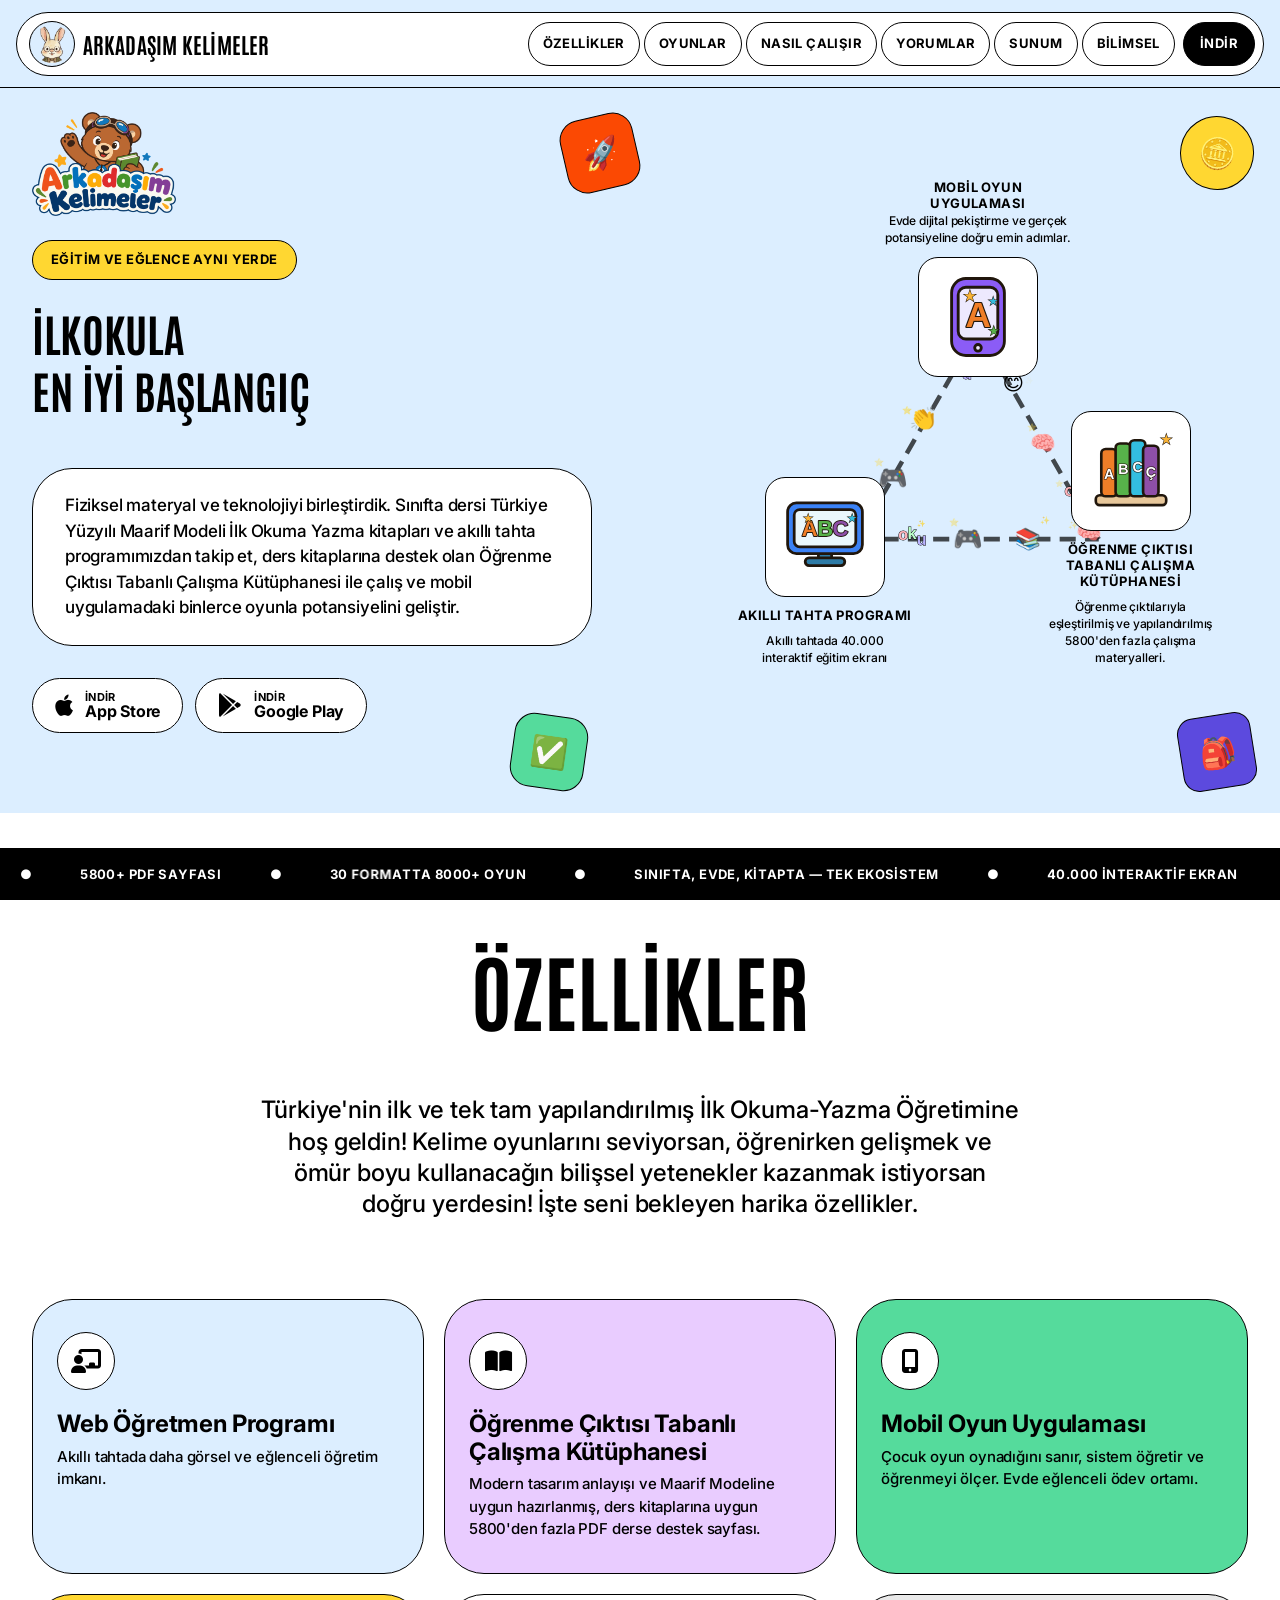
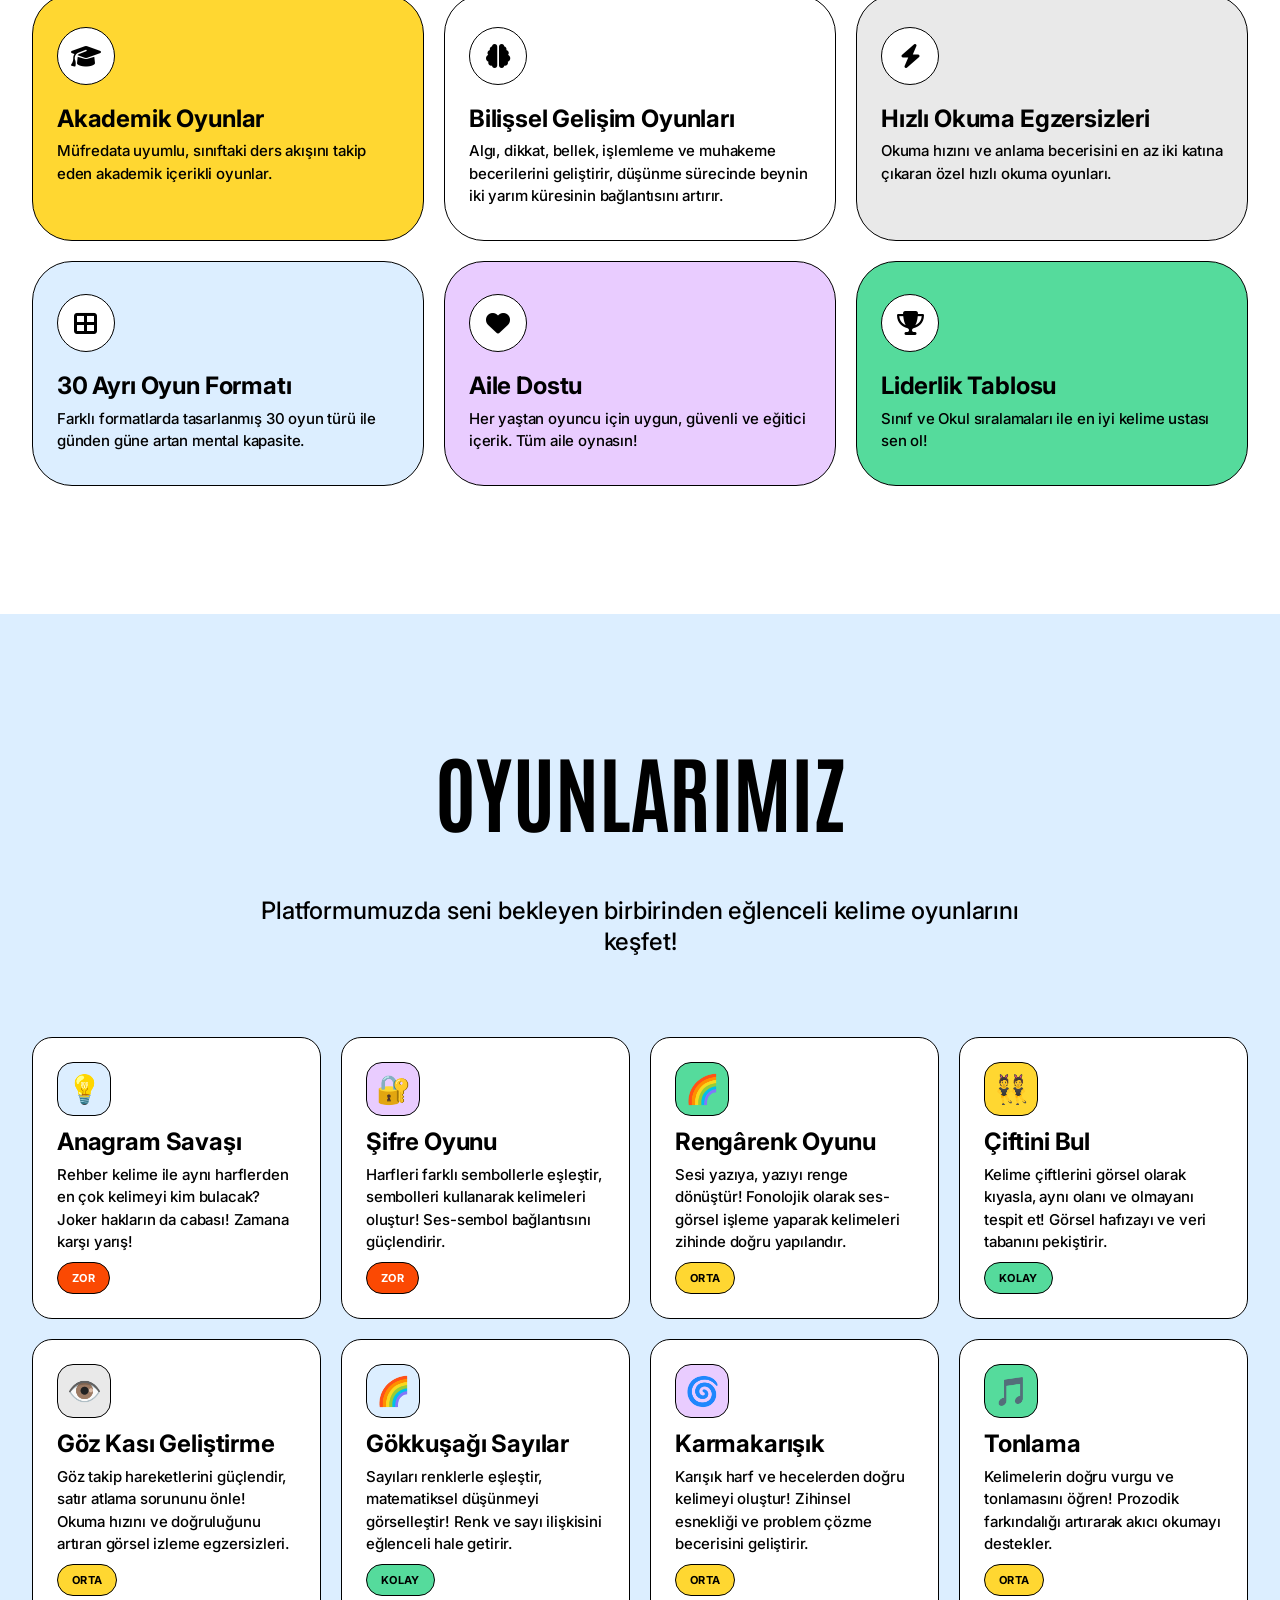
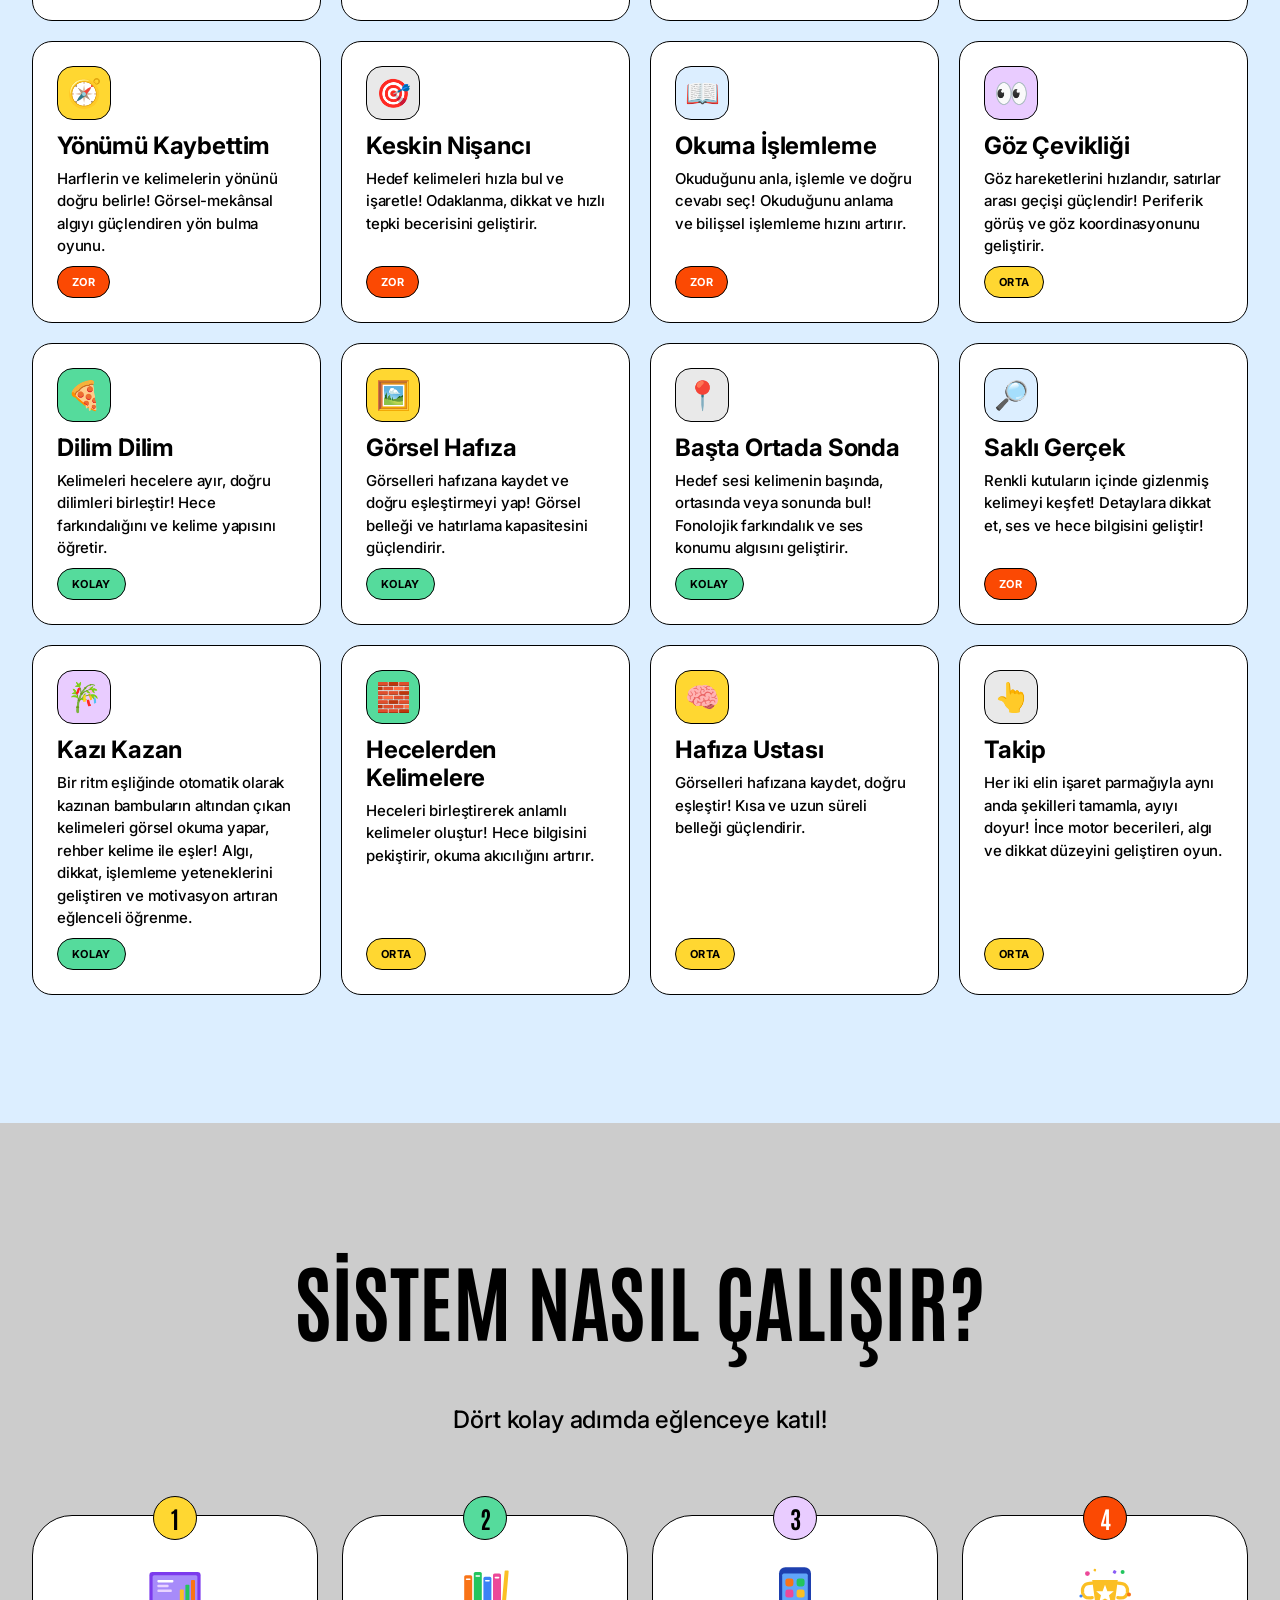
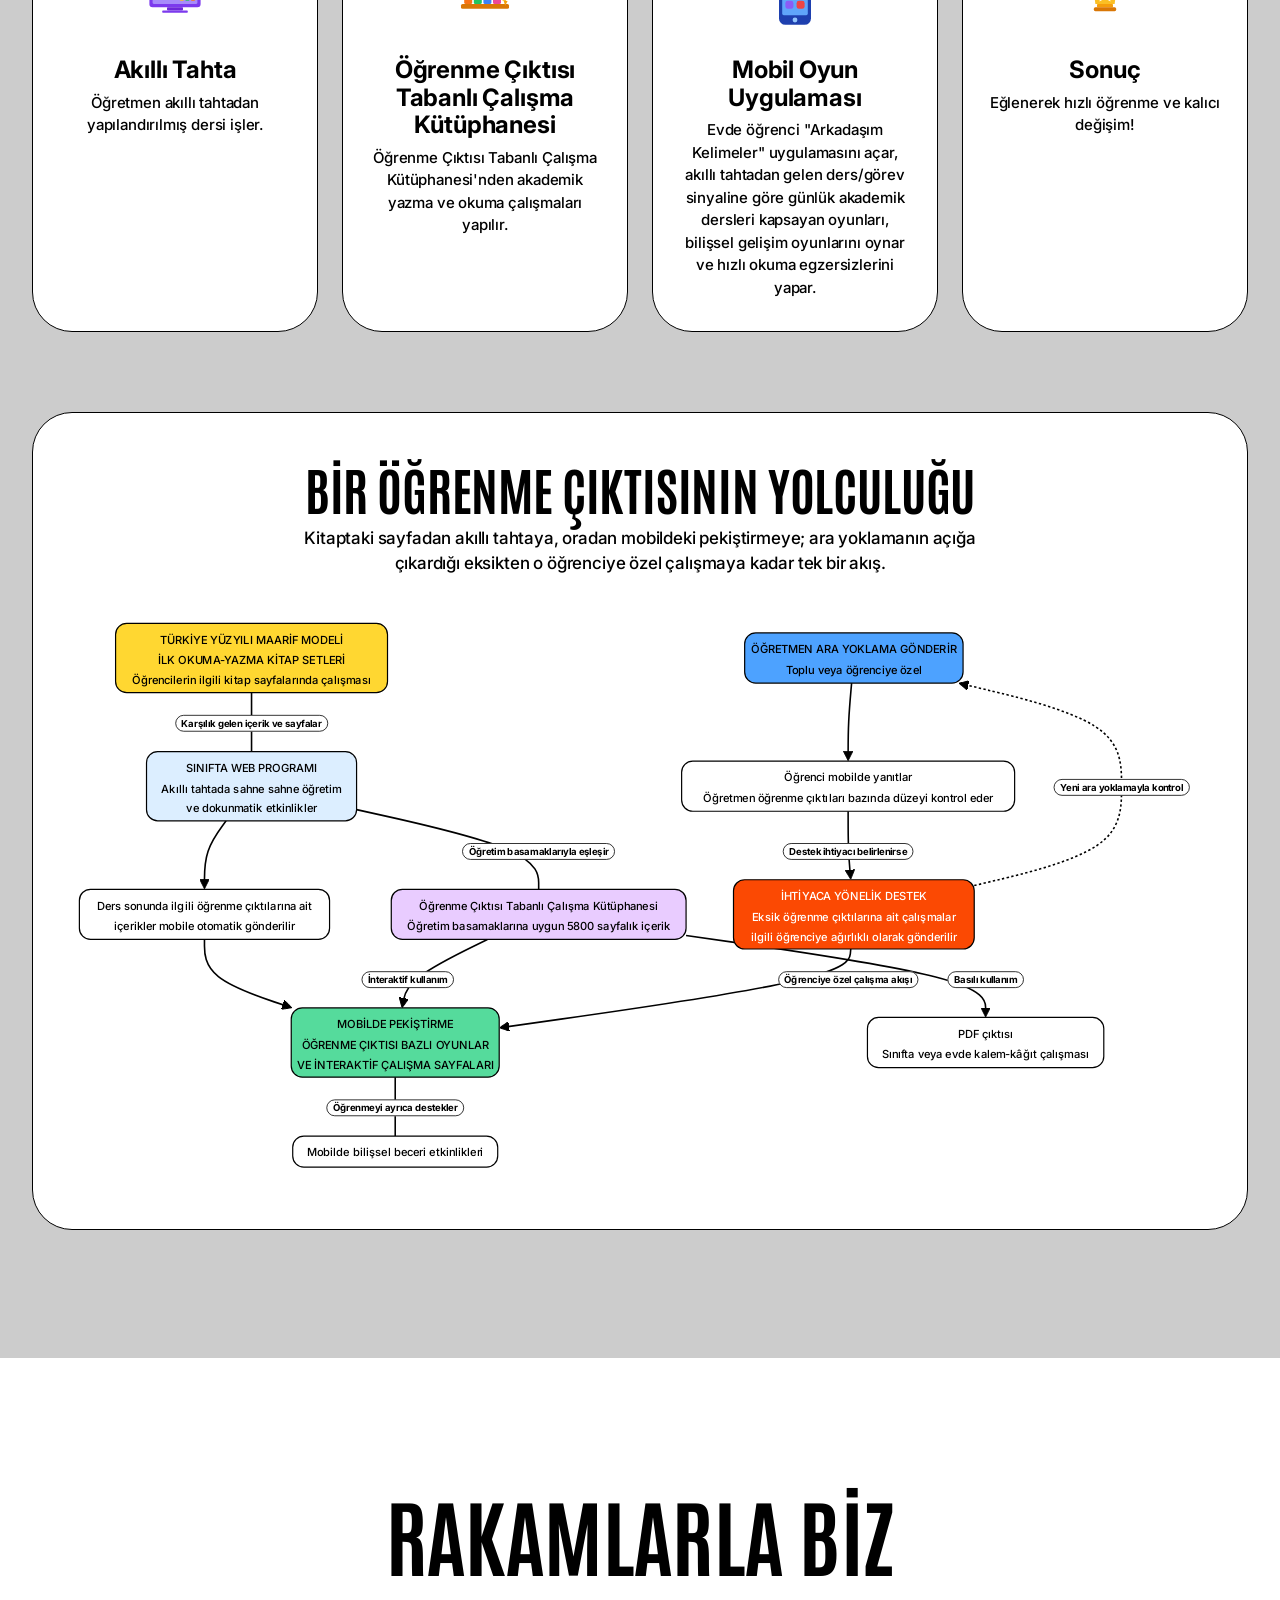
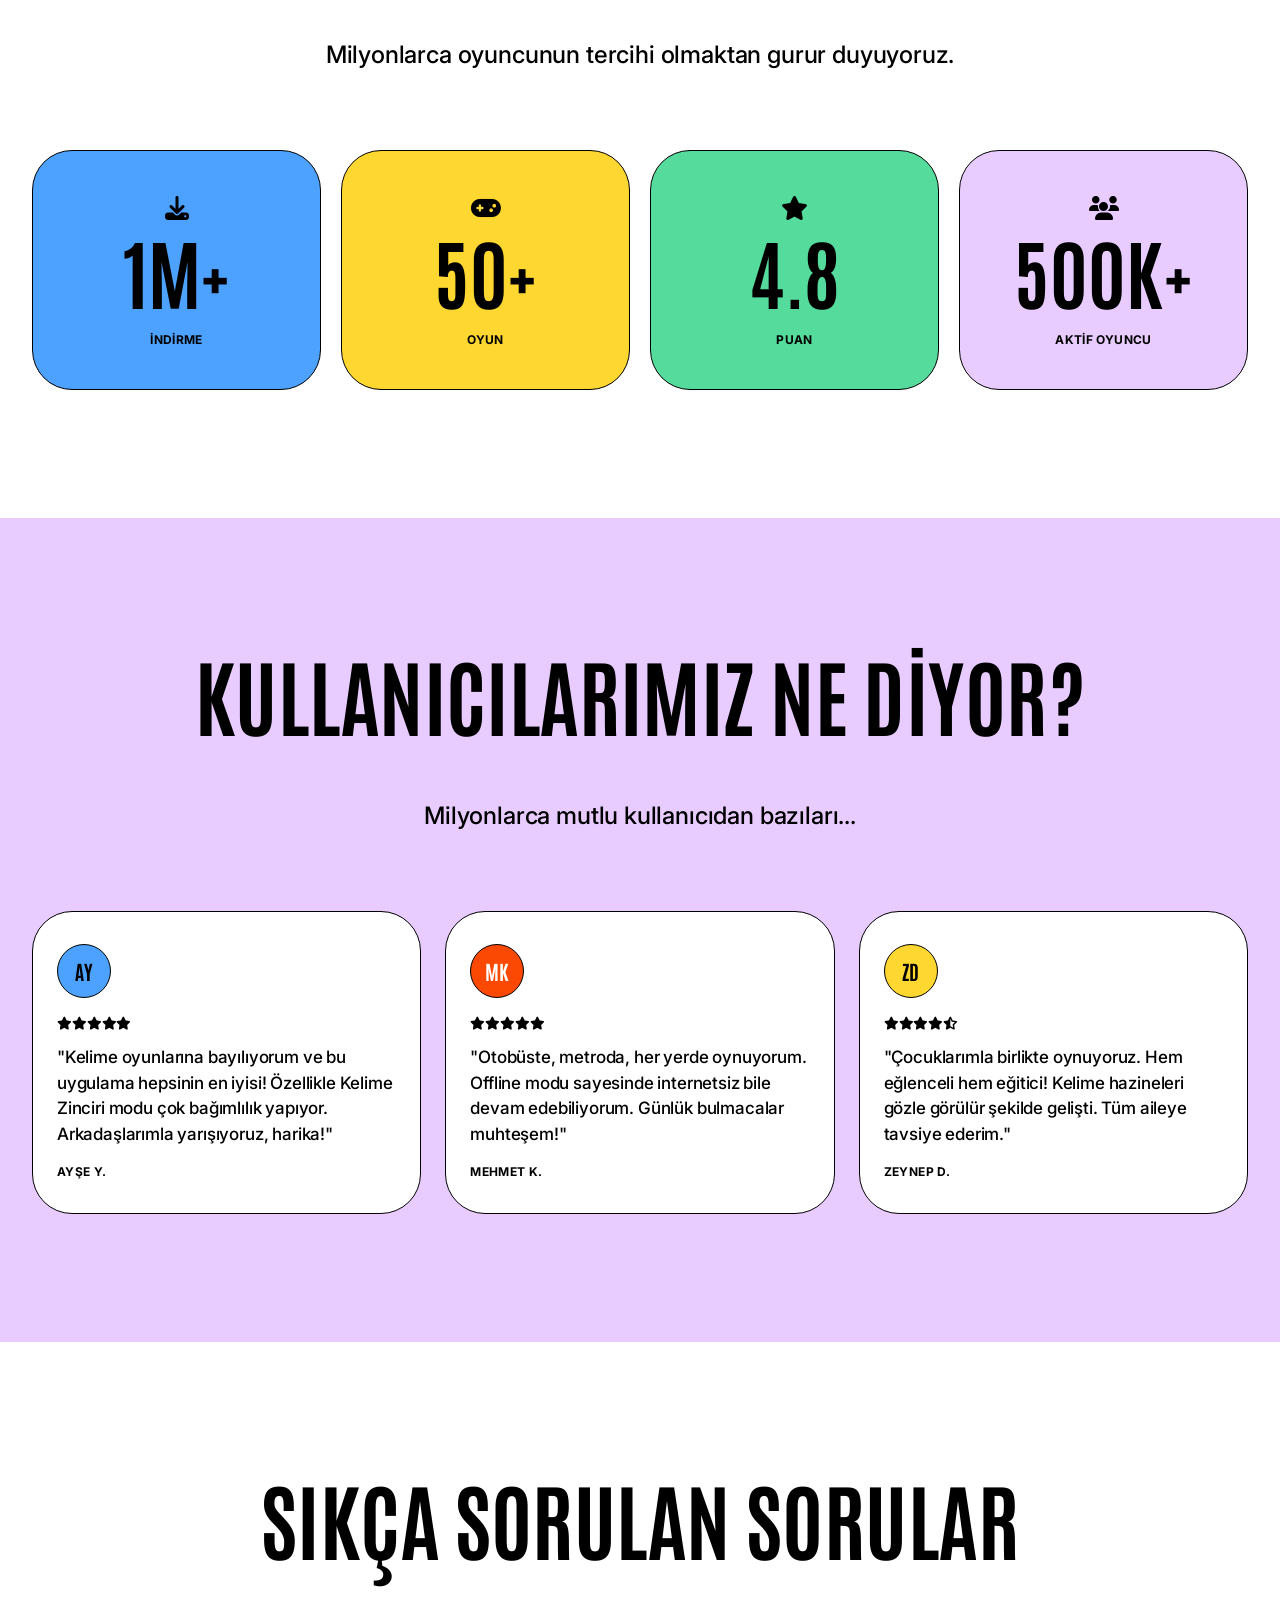
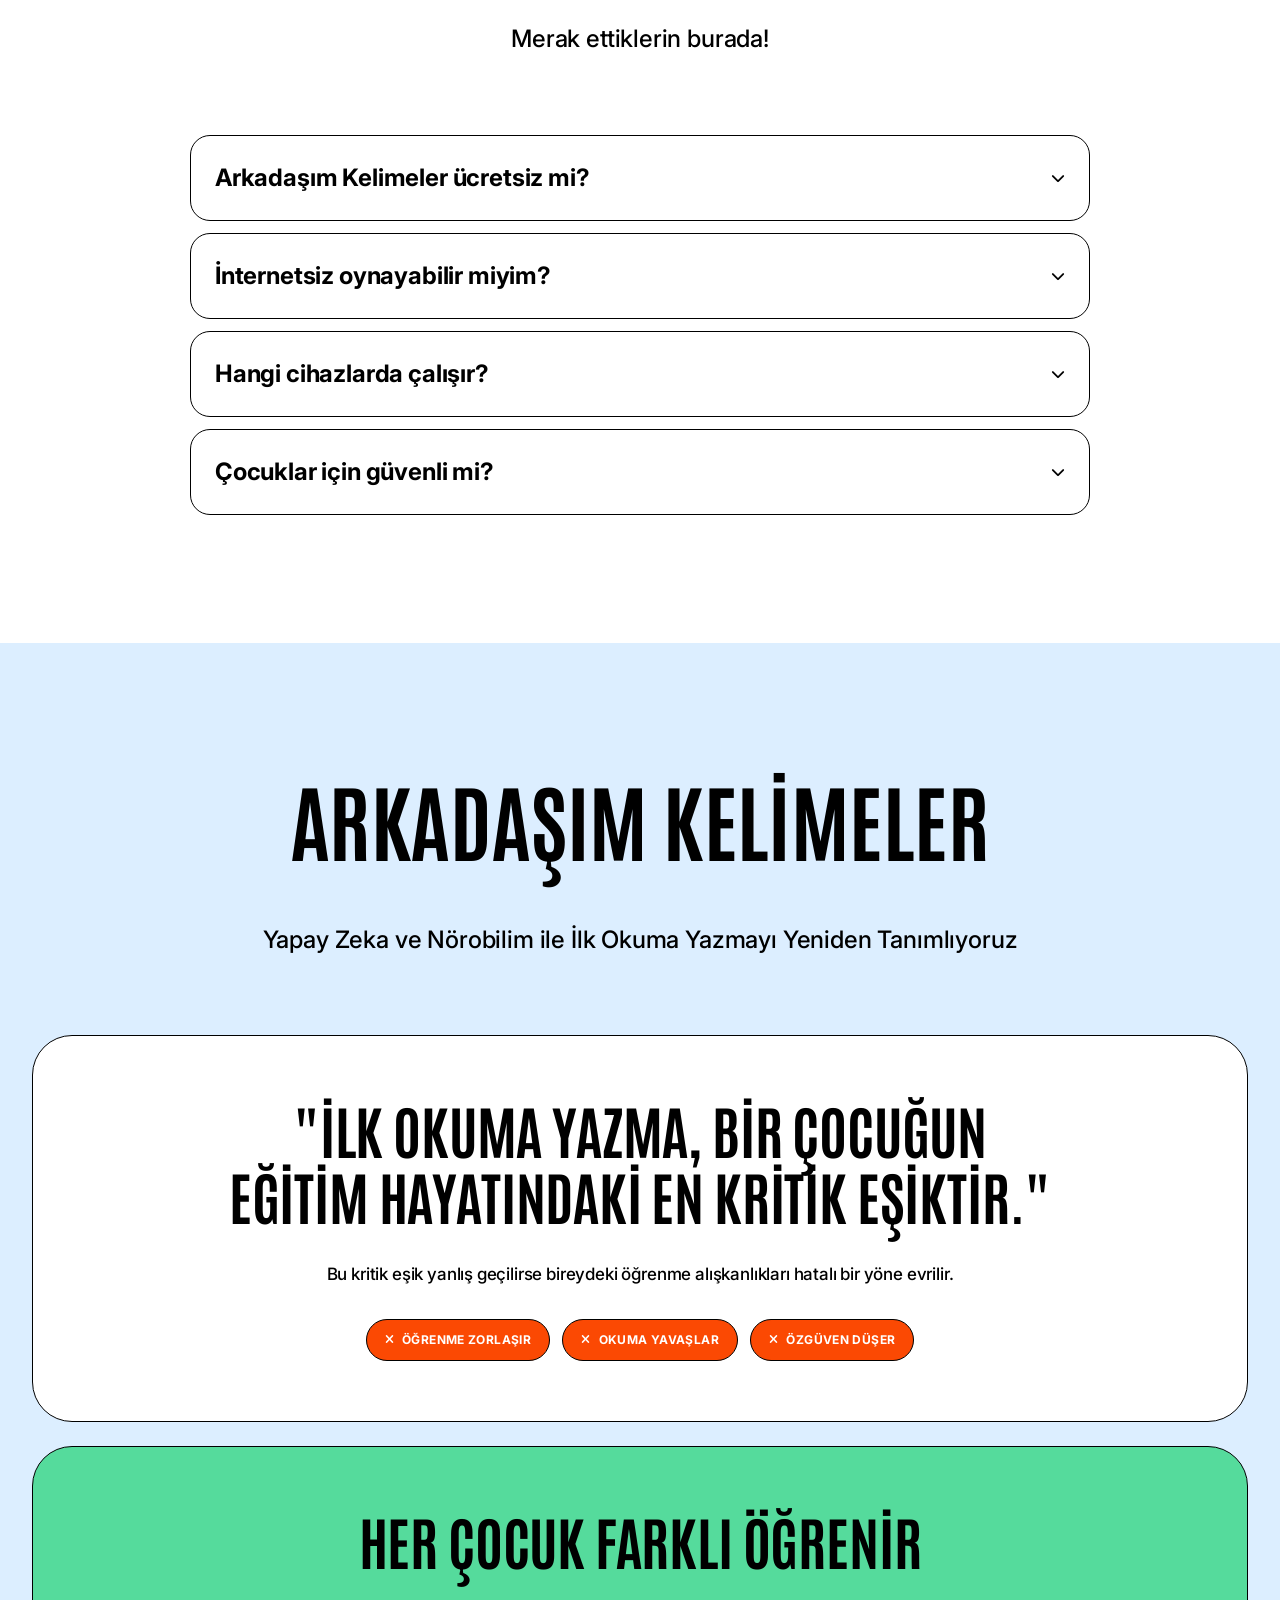
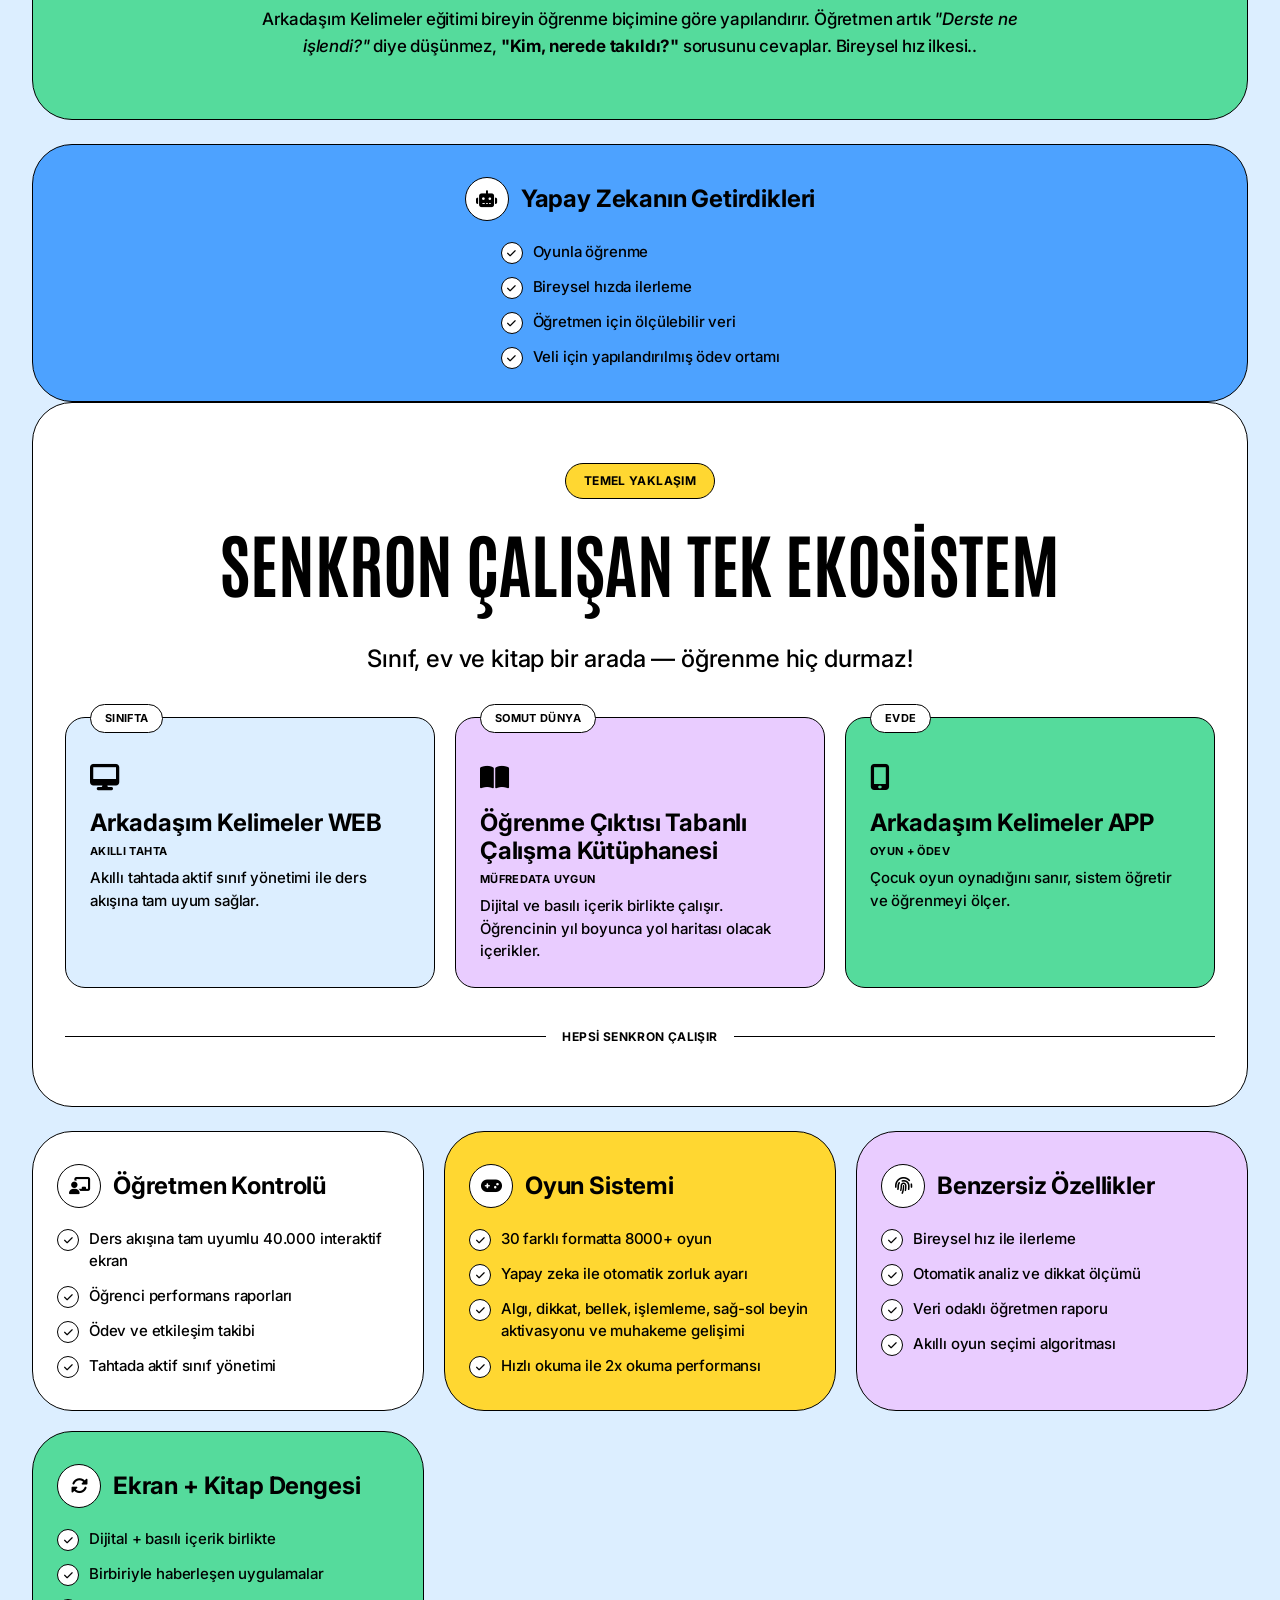
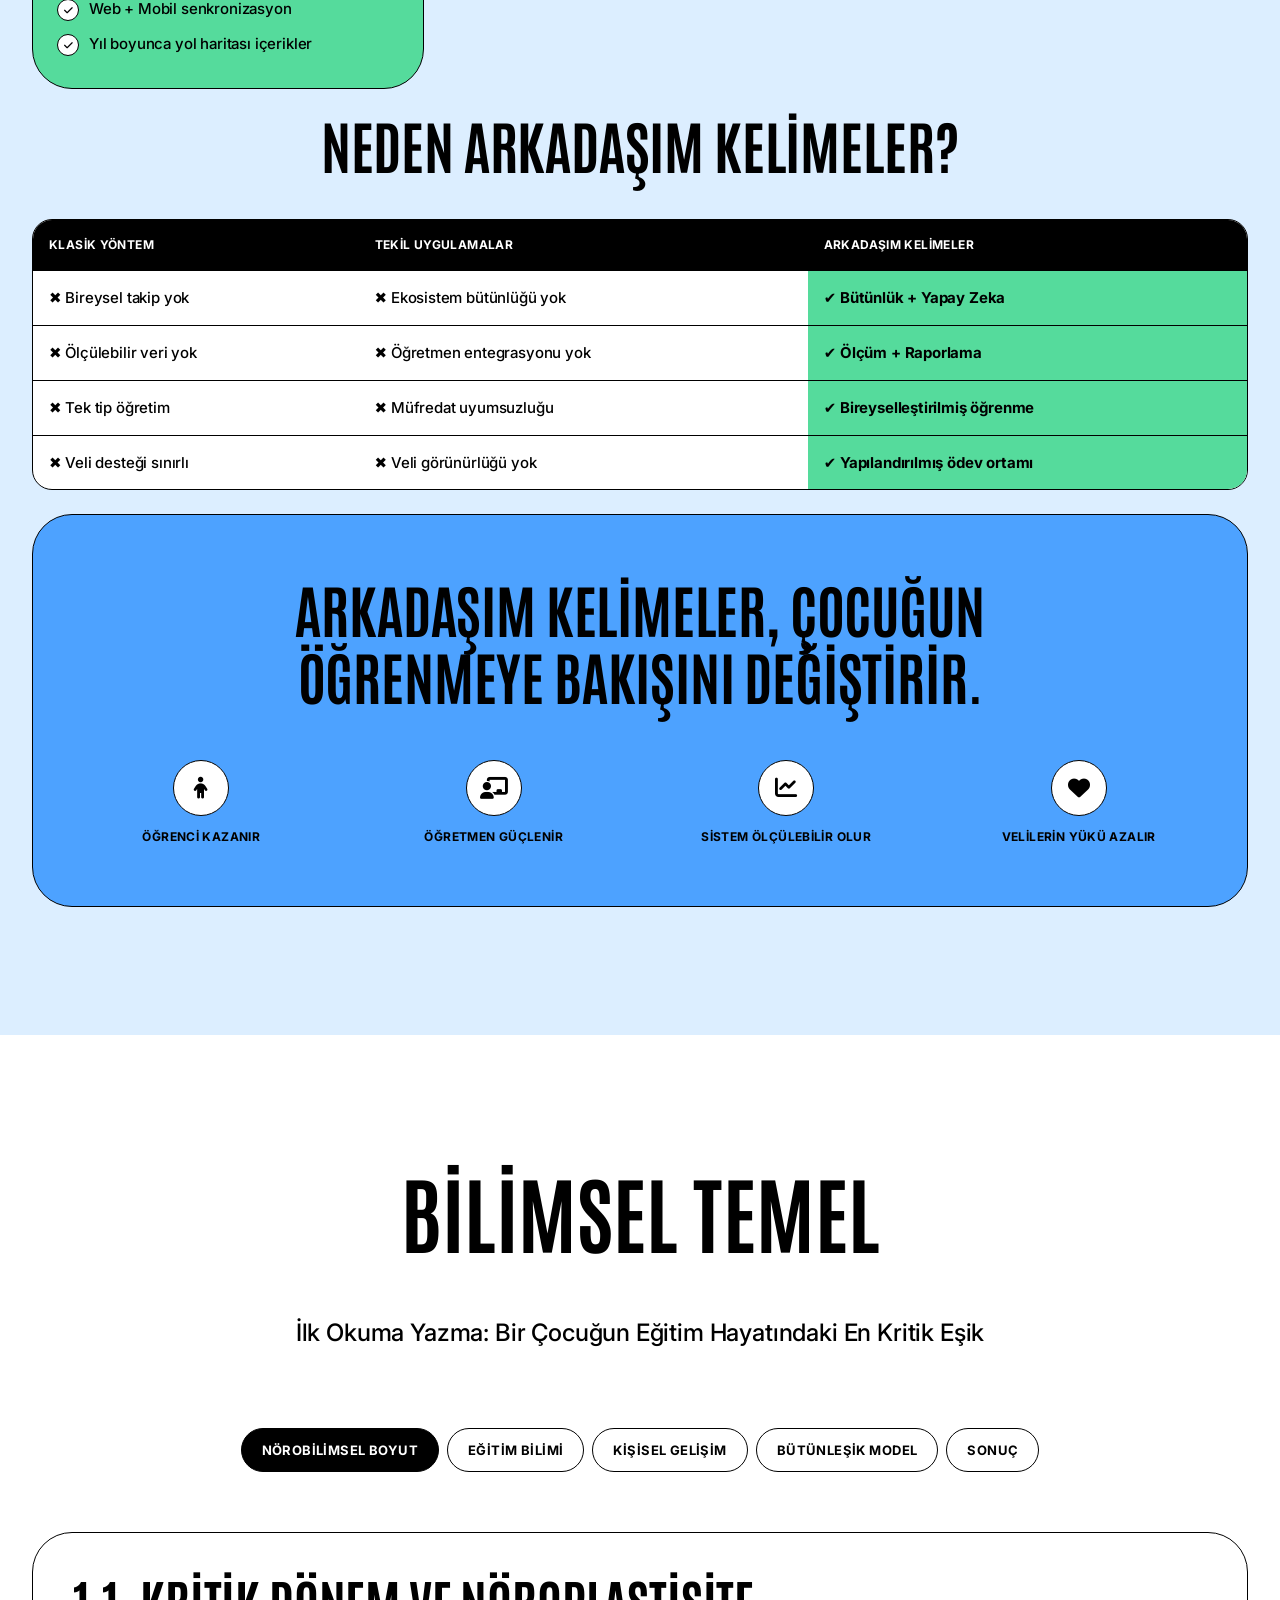
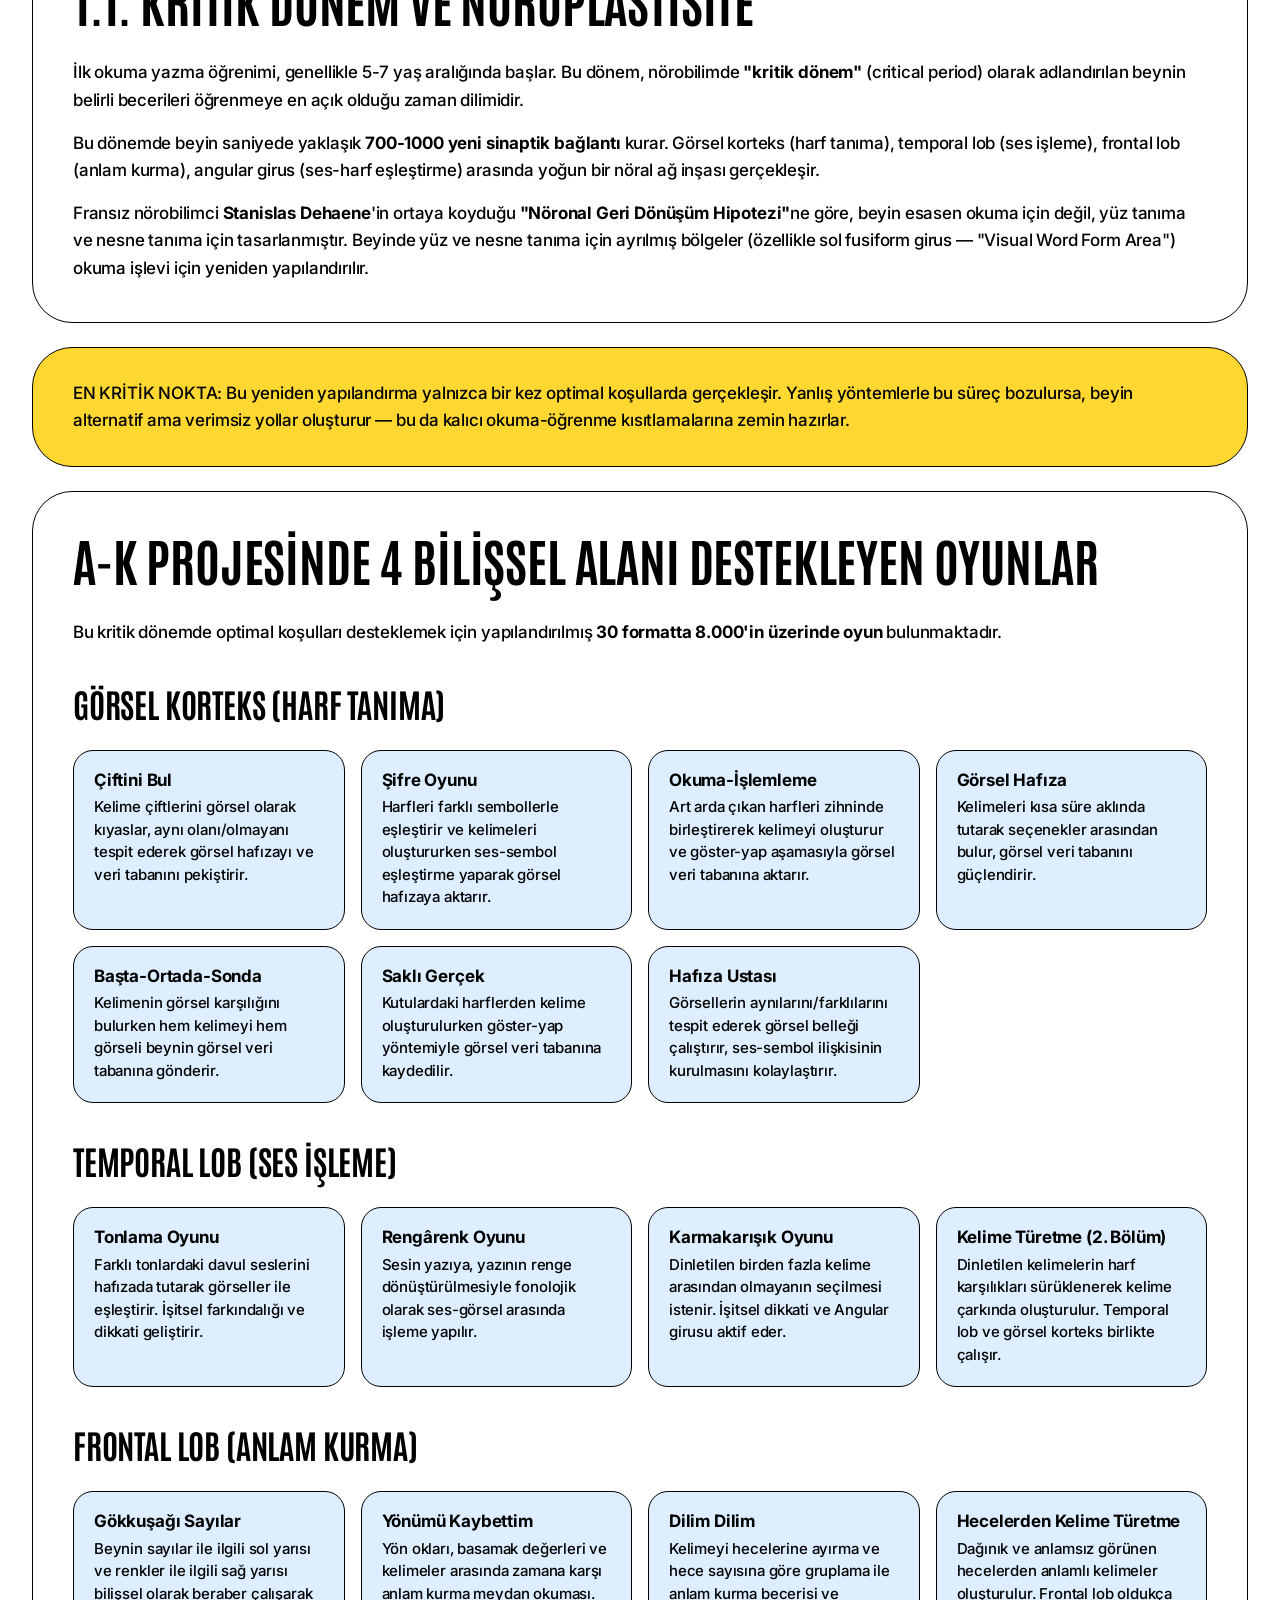
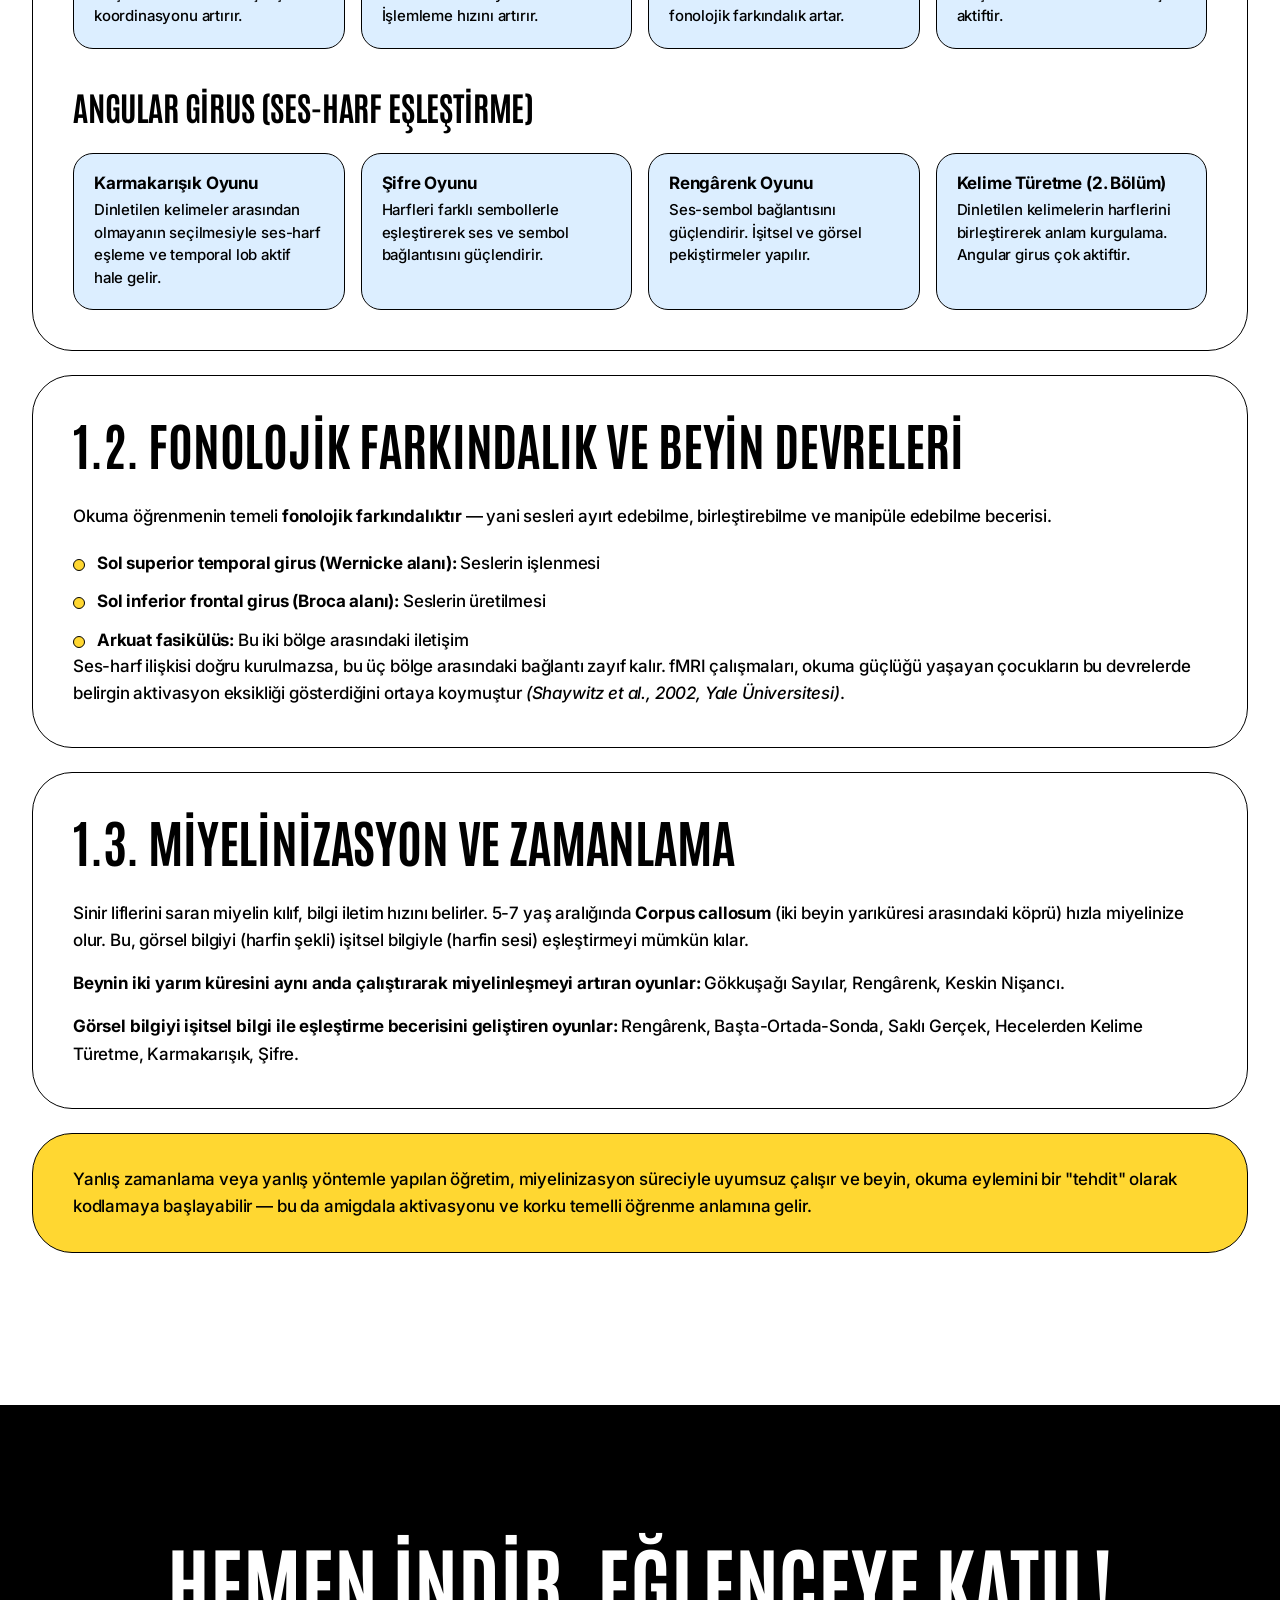
<file: tasarim-b.html>
<!DOCTYPE html>
<html lang="tr">
<head>
    <meta charset="UTF-8">
    <meta name="viewport" content="width=device-width, initial-scale=1.0">
    <meta name="description" content="Arkadaşım Kelimeler — akıllı tahta programı, Öğrenme Çıktısı Tabanlı Çalışma Kütüphanesi ve mobil oyun uygulamasıyla ilk okuma yazmayı eğlenceli hale getiren tek ekosistem.">
    <meta name="theme-color" content="#dceeff">
    <title>Arkadaşım Kelimeler - Kelimelerin Eğlenceli Dünyası!</title>
    <link rel="preconnect" href="https://fonts.googleapis.com">
    <link rel="preconnect" href="https://fonts.gstatic.com" crossorigin>
    <link href="https://fonts.googleapis.com/css2?family=Antonio:wght@600;700&family=Inter:wght@500;700&display=swap" rel="stylesheet">
    <link rel="stylesheet" href="https://cdnjs.cloudflare.com/ajax/libs/font-awesome/6.5.1/css/all.min.css">
    <link rel="stylesheet" href="tasarim-b.css?v=23">
</head>
<body>

<div class="nav-backdrop" aria-hidden="true"></div>

<!-- MARQUEE -->
<div class="marquee" aria-hidden="true">
    <div class="marquee-track">
        <span>40.000 interaktif ekran</span><span>&#9679;</span><span>5800+ PDF sayfası</span><span>&#9679;</span><span>30 formatta 8000+ oyun</span><span>&#9679;</span><span>Sınıfta, evde, kitapta &mdash; tek ekosistem</span><span>&#9679;</span>
        <span>40.000 interaktif ekran</span><span>&#9679;</span><span>5800+ PDF sayfası</span><span>&#9679;</span><span>30 formatta 8000+ oyun</span><span>&#9679;</span><span>Sınıfta, evde, kitapta &mdash; tek ekosistem</span><span>&#9679;</span>
    </div>
</div>

<!-- NAV -->
<nav>
    <a href="#hero" class="nav-logo">
        <img src="tavsan-nav.png?v=1" alt="" class="nav-bear" aria-hidden="true" width="46" height="46">
        <span>Arkadaşım Kelimeler</span>
    </a>
    <ul class="nav-links">
        <li><a href="#ozellikler">Özellikler</a></li>
        <li><a href="#oyunlar">Oyunlar</a></li>
        <li><a href="#nasil-oynanir">Nasıl Çalışır</a></li>
        <li><a href="#yorumlar">Yorumlar</a></li>
        <li><a href="#sunum">Sunum</a></li>
        <li><a href="#akademik">Bilimsel</a></li>
    </ul>
    <a href="#indir" class="btn btn-primary btn-sm nav-cta">İndir</a>
    <button class="hamburger" id="hamburger" aria-label="Menü" aria-expanded="false" aria-controls="mobileMenu">
        <span></span><span></span><span></span>
    </button>
</nav>
<div class="mobile-menu" id="mobileMenu">
    <a href="#ozellikler">Özellikler</a>
    <a href="#oyunlar">Oyunlar</a>
    <a href="#nasil-oynanir">Sistem Nasıl Çalışır?</a>
    <a href="#yorumlar">Yorumlar</a>
    <a href="#sss">SSS</a>
    <a href="#sunum">Sunum</a>
    <a href="#akademik">Bilimsel Sunum</a>
    <a href="#indir">İndir</a>
</div>

<!-- HERO -->
<section class="hero" id="hero">
    <svg class="hero-ribbon" viewBox="-200 0 1900 620" fill="none" aria-hidden="true">
        <defs>
            <filter id="grain" x="-10%" y="-10%" width="120%" height="120%">
                <feTurbulence type="fractalNoise" baseFrequency="0.8" numOctaves="3" result="n"/>
                <feColorMatrix in="n" type="saturate" values="0" result="d"/>
                <feComponentTransfer in="d" result="d2"><feFuncA type="linear" slope="0.34"/></feComponentTransfer>
                <feComposite in="d2" in2="SourceAlpha" operator="in" result="grainMasked"/>
                <feBlend in="SourceGraphic" in2="grainMasked" mode="multiply"/>
            </filter>
        </defs>
        <g filter="url(#grain)">
            <path d="M-60 452 C 210 452, 250 150, 470 150 S 720 452, 940 452 S 1230 140, 1420 190 C 1560 220, 1620 300, 1660 300"
                  stroke="#000" stroke-width="120" fill="none" stroke-linecap="round"/>
            <path d="M-60 452 C 210 452, 250 150, 470 150 S 720 452, 940 452 S 1230 140, 1420 190 C 1560 220, 1620 300, 1660 300"
                  stroke="#4da2ff" stroke-width="118" fill="none" stroke-linecap="round"/>
        </g>
    </svg>
    <span class="sticker sticker-rocket" aria-hidden="true">🚀</span>
    <span class="sticker sticker-coin" aria-hidden="true">🪙</span>
    <span class="sticker sticker-check" aria-hidden="true">✅</span>
    <span class="sticker sticker-wallet" aria-hidden="true">🎒</span>
    <div class="hero-content">
        <div class="hero-text fade-in">
            <img src="logo.png?v=11" alt="Arkadaşım Kelimeler" class="hero-logo">
            <div class="slogan">Eğitim ve eğlence aynı yerde</div>
            <h1>İlkokula<br>en iyi başlangıç</h1>
            <p>Fiziksel materyal ve teknolojiyi birleştirdik. Sınıfta dersi Türkiye Yüzyılı Maarif Modeli İlk Okuma Yazma kitapları ve akıllı tahta programımızdan takip et, ders kitaplarına destek olan Öğrenme Çıktısı Tabanlı Çalışma Kütüphanesi ile çalış ve mobil uygulamadaki binlerce oyunla potansiyelini geliştir.</p>
            <div class="store-buttons">
                <a href="#" class="store-btn">
                    <i class="fab fa-apple"></i>
                    <div class="btn-text">
                        <small>İndir</small>
                        <strong>App Store</strong>
                    </div>
                </a>
                <a href="#" class="store-btn">
                    <i class="fab fa-google-play"></i>
                    <div class="btn-text">
                        <small>İndir</small>
                        <strong>Google Play</strong>
                    </div>
                </a>
            </div>
        </div>
        <div class="hero-trio fade-in">
            <div class="trio-cycle">
                <!-- Connecting arrows -->
                <svg class="trio-arrows" viewBox="0 0 400 360" xmlns="http://www.w3.org/2000/svg">
                    <!-- Black dashed base lines (eşkenar üçgen): Akıllı Tahta → Öğrenme Çıktısı Tabanlı Çalışma Kütüphanesi → Mobil Oyun → Akıllı Tahta -->
                    <path d="M95 281 L305 281" stroke="#000" stroke-width="4" stroke-dasharray="14 8" fill="none" opacity="0.7" />
                    <path d="M305 281 L200 99" stroke="#000" stroke-width="4" stroke-dasharray="14 8" fill="none" opacity="0.7" />
                    <path d="M200 99 L95 281" stroke="#000" stroke-width="4" stroke-dasharray="14 8" fill="none" opacity="0.7" />
                    <!-- Path 1: Akıllı Tahta → Öğrenme Çıktısı Tabanlı Çalışma Kütüphanesi (4 ikon, eşit aralık) -->
                    <g class="flow-icon">
                        <animateMotion dur="4s" repeatCount="indefinite" begin="0s" path="M95,281 L305,281"/>
                        <g><animateTransform attributeName="transform" type="translate" values="0,0;0,-12;0,-2;0,-8;0,0" dur="0.6s" repeatCount="indefinite"/>
                            <text text-anchor="middle" dy="6" font-size="18">🧠</text></g>
                        <g><animate attributeName="opacity" values="0;1;0" dur="1.2s" repeatCount="indefinite"/>
                            <animateTransform attributeName="transform" type="translate" values="-14,-6;-14,-16;-14,-6" dur="1.2s" repeatCount="indefinite"/>
                            <text text-anchor="middle" font-size="7">✨</text></g>
                    </g>
                    <g class="flow-icon">
                        <animateMotion dur="4s" repeatCount="indefinite" begin="1s" path="M95,281 L305,281"/>
                        <g><animateTransform attributeName="transform" type="translate" values="-3,0;3,0;-2,0;2,0;0,0" dur="0.4s" repeatCount="indefinite"/>
                            <text text-anchor="middle" dy="6" font-size="18">📚</text></g>
                        <g><animate attributeName="opacity" values="0;1;0" dur="1.4s" repeatCount="indefinite" begin="0.6s"/>
                            <animateTransform attributeName="transform" type="translate" values="12,-8;16,-18;12,-8" dur="1.4s" repeatCount="indefinite" begin="0.6s"/>
                            <text text-anchor="middle" font-size="7">✨</text></g>
                    </g>
                    <g class="flow-icon">
                        <animateMotion dur="4s" repeatCount="indefinite" begin="2s" path="M95,281 L305,281"/>
                        <g><animateTransform attributeName="transform" type="scale" values="1;1.35;1" dur="0.8s" repeatCount="indefinite"/>
                            <text text-anchor="middle" dy="6" font-size="18">🎮</text></g>
                        <g><animate attributeName="opacity" values="0;1;0" dur="1.2s" repeatCount="indefinite"/>
                            <animateTransform attributeName="transform" type="translate" values="-12,-8;-12,-18;-12,-8" dur="1.2s" repeatCount="indefinite"/>
                            <text text-anchor="middle" font-size="7">⭐</text></g>
                    </g>
                    <g class="flow-icon">
                        <animateMotion dur="4s" repeatCount="indefinite" begin="3s" path="M95,281 L305,281"/>
                        <g>
                            <text x="-8" dy="6" font-size="14" font-weight="bold" fill="#FFB3BA" stroke="#000" stroke-width="0.72" paint-order="stroke" font-family="'Nunito', sans-serif">o<animateTransform attributeName="transform" type="translate" values="0,0;0,-8;0,0" dur="0.5s" repeatCount="indefinite" begin="0s"/></text>
                            <text x="0" dy="6" font-size="14" font-weight="bold" fill="#BAFFC9" stroke="#000" stroke-width="0.72" paint-order="stroke" font-family="'Nunito', sans-serif">k<animateTransform attributeName="transform" type="translate" values="0,0;0,-8;0,0" dur="0.5s" repeatCount="indefinite" begin="0.15s"/></text>
                            <text x="8" dy="6" font-size="14" font-weight="bold" fill="#BAB3FF" stroke="#000" stroke-width="0.72" paint-order="stroke" font-family="'Nunito', sans-serif">u<animateTransform attributeName="transform" type="translate" values="0,0;0,-8;0,0" dur="0.5s" repeatCount="indefinite" begin="0.3s"/></text>
                        </g>
                        <g><animate attributeName="opacity" values="0;1;0" dur="1s" repeatCount="indefinite" begin="0.2s"/>
                            <animateTransform attributeName="transform" type="translate" values="12,-6;12,-14;12,-6" dur="1s" repeatCount="indefinite" begin="0.2s"/>
                            <text text-anchor="middle" font-size="6">✨</text></g>
                    </g>
                    <!-- Path 2: Öğrenme Çıktısı Tabanlı Çalışma Kütüphanesi → Mobil Oyun (4 ikon, eşit aralık) -->
                    <g class="flow-icon">
                        <animateMotion dur="4s" repeatCount="indefinite" begin="0s" path="M305,281 L200,99"/>
                        <g><animateTransform attributeName="transform" type="scale" values="1;1.35;1" dur="0.8s" repeatCount="indefinite"/>
                            <text text-anchor="middle" dy="6" font-size="18">👏</text></g>
                        <g><animate attributeName="opacity" values="0;1;0" dur="1s" repeatCount="indefinite"/>
                            <animateTransform attributeName="transform" type="translate" values="-14,-4;-14,-14;-14,-4" dur="1s" repeatCount="indefinite"/>
                            <text text-anchor="middle" font-size="7">✨</text></g>
                    </g>
                    <g class="flow-icon">
                        <animateMotion dur="4s" repeatCount="indefinite" begin="1s" path="M305,281 L200,99"/>
                        <g><animateTransform attributeName="transform" type="translate" values="0,0;0,-12;0,-2;0,-8;0,0" dur="0.6s" repeatCount="indefinite"/>
                            <text text-anchor="middle" dy="6" font-size="18">😊</text></g>
                        <g><animate attributeName="opacity" values="0;1;0" dur="1.2s" repeatCount="indefinite" begin="0.2s"/>
                            <animateTransform attributeName="transform" type="translate" values="14,-6;14,-16;14,-6" dur="1.2s" repeatCount="indefinite" begin="0.2s"/>
                            <text text-anchor="middle" font-size="6">✨</text></g>
                    </g>
                    <g class="flow-icon">
                        <animateMotion dur="4s" repeatCount="indefinite" begin="2s" path="M305,281 L200,99"/>
                        <g><animateTransform attributeName="transform" type="translate" values="-3,0;3,0;-2,0;2,0;0,0" dur="0.4s" repeatCount="indefinite"/>
                            <text text-anchor="middle" dy="6" font-size="18">🧠</text></g>
                        <g><animate attributeName="opacity" values="0;1;0" dur="1s" repeatCount="indefinite"/>
                            <animateTransform attributeName="transform" type="translate" values="-10,-8;-10,-18;-10,-8" dur="1s" repeatCount="indefinite"/>
                            <text text-anchor="middle" font-size="7">⭐</text></g>
                    </g>
                    <g class="flow-icon">
                        <animateMotion dur="4s" repeatCount="indefinite" begin="3s" path="M305,281 L200,99"/>
                        <g>
                            <text x="-8" dy="6" font-size="14" font-weight="bold" fill="#FFB3BA" stroke="#000" stroke-width="0.72" paint-order="stroke" font-family="'Nunito', sans-serif">o<animateTransform attributeName="transform" type="translate" values="0,0;0,-8;0,0" dur="0.5s" repeatCount="indefinite" begin="0s"/></text>
                            <text x="0" dy="6" font-size="14" font-weight="bold" fill="#BAFFC9" stroke="#000" stroke-width="0.72" paint-order="stroke" font-family="'Nunito', sans-serif">k<animateTransform attributeName="transform" type="translate" values="0,0;0,-8;0,0" dur="0.5s" repeatCount="indefinite" begin="0.15s"/></text>
                            <text x="8" dy="6" font-size="14" font-weight="bold" fill="#BAB3FF" stroke="#000" stroke-width="0.72" paint-order="stroke" font-family="'Nunito', sans-serif">u<animateTransform attributeName="transform" type="translate" values="0,0;0,-8;0,0" dur="0.5s" repeatCount="indefinite" begin="0.3s"/></text>
                        </g>
                        <g><animate attributeName="opacity" values="0;1;0" dur="1.2s" repeatCount="indefinite" begin="0.4s"/>
                            <animateTransform attributeName="transform" type="translate" values="-12,-6;-12,-14;-12,-6" dur="1.2s" repeatCount="indefinite" begin="0.4s"/>
                            <text text-anchor="middle" font-size="6">⭐</text></g>
                    </g>
                    <!-- Path 3: Mobil Oyun → Akıllı Tahta (4 ikon, eşit aralık) -->
                    <g class="flow-icon">
                        <animateMotion dur="4s" repeatCount="indefinite" begin="0s" path="M200,99 L95,281"/>
                        <g><animateTransform attributeName="transform" type="translate" values="-3,0;3,0;-2,0;2,0;0,0" dur="0.4s" repeatCount="indefinite"/>
                            <text text-anchor="middle" dy="6" font-size="18">📚</text></g>
                        <g><animate attributeName="opacity" values="0;1;0" dur="1.2s" repeatCount="indefinite"/>
                            <animateTransform attributeName="transform" type="translate" values="14,-6;14,-16;14,-6" dur="1.2s" repeatCount="indefinite"/>
                            <text text-anchor="middle" font-size="7">✨</text></g>
                    </g>
                    <g class="flow-icon">
                        <animateMotion dur="4s" repeatCount="indefinite" begin="1s" path="M200,99 L95,281"/>
                        <g><animateTransform attributeName="transform" type="scale" values="1;1.35;1" dur="0.8s" repeatCount="indefinite"/>
                            <text text-anchor="middle" dy="6" font-size="18">🎮</text></g>
                        <g><animate attributeName="opacity" values="0;1;0" dur="1s" repeatCount="indefinite"/>
                            <animateTransform attributeName="transform" type="translate" values="-12,-8;-12,-18;-12,-8" dur="1s" repeatCount="indefinite"/>
                            <text text-anchor="middle" font-size="7">⭐</text></g>
                    </g>
                    <g class="flow-icon">
                        <animateMotion dur="4s" repeatCount="indefinite" begin="2s" path="M200,99 L95,281"/>
                        <g><animateTransform attributeName="transform" type="translate" values="0,0;0,-12;0,-2;0,-8;0,0" dur="0.6s" repeatCount="indefinite"/>
                            <text text-anchor="middle" dy="6" font-size="18">👏</text></g>
                        <g><animate attributeName="opacity" values="0;1;0" dur="1.4s" repeatCount="indefinite"/>
                            <animateTransform attributeName="transform" type="translate" values="-14,-6;-14,-16;-14,-6" dur="1.4s" repeatCount="indefinite"/>
                            <text text-anchor="middle" font-size="7">⭐</text></g>
                    </g>
                    <g class="flow-icon">
                        <animateMotion dur="4s" repeatCount="indefinite" begin="3s" path="M200,99 L95,281"/>
                        <g>
                            <text x="-8" dy="6" font-size="14" font-weight="bold" fill="#FFB3BA" stroke="#000" stroke-width="0.72" paint-order="stroke" font-family="'Nunito', sans-serif">o<animateTransform attributeName="transform" type="translate" values="0,0;0,-8;0,0" dur="0.5s" repeatCount="indefinite" begin="0s"/></text>
                            <text x="0" dy="6" font-size="14" font-weight="bold" fill="#BAFFC9" stroke="#000" stroke-width="0.72" paint-order="stroke" font-family="'Nunito', sans-serif">k<animateTransform attributeName="transform" type="translate" values="0,0;0,-8;0,0" dur="0.5s" repeatCount="indefinite" begin="0.15s"/></text>
                            <text x="8" dy="6" font-size="14" font-weight="bold" fill="#BAB3FF" stroke="#000" stroke-width="0.72" paint-order="stroke" font-family="'Nunito', sans-serif">u<animateTransform attributeName="transform" type="translate" values="0,0;0,-8;0,0" dur="0.5s" repeatCount="indefinite" begin="0.3s"/></text>
                        </g>
                        <g><animate attributeName="opacity" values="0;1;0" dur="1s" repeatCount="indefinite" begin="0.3s"/>
                            <animateTransform attributeName="transform" type="translate" values="12,-8;12,-16;12,-8" dur="1s" repeatCount="indefinite" begin="0.3s"/>
                            <text text-anchor="middle" font-size="6">✨</text></g>
                    </g>
                </svg>
                <!-- Mobil App -->
                <div class="trio-item trio-top">
                    <div class="trio-text-right">
                        <div class="trio-label">Mobil Oyun Uygulaması</div>
                        <div class="trio-desc">Evde dijital pekiştirme ve gerçek potansiyeline doğru emin adımlar.</div>
                    </div>
                    <a href="#bilissel-oyunlar" class="trio-icon-wrap trio-app">
                        <svg viewBox="0 0 80 80" class="trio-svg-icon">
                            <!-- Sticker tablet: ink keyline, saturated fills -->
                            <g stroke="#20160c" stroke-width="2.6" stroke-linejoin="round">
                                <rect x="16" y="5" width="48" height="70" rx="13" fill="#8b5cf6"/>
                                <rect x="22" y="13" width="36" height="47" rx="7" fill="#ede9fe"/>
                                <circle cx="40" cy="68" r="3" fill="#ede9fe"/>
                            </g>
                            <!-- Chunky orange A (echoes the logo "A") -->
                            <text x="40" y="49" text-anchor="middle" font-family="'Baloo 2','Nunito',sans-serif" font-weight="800" font-size="32" fill="#EF7E28" stroke="#20160c" stroke-width="2" paint-order="stroke" stroke-linejoin="round">A</text>
                            <!-- Outlined stars -->
                            <text x="26" y="25" font-size="12" fill="#F9B233" stroke="#20160c" stroke-width="0.9" paint-order="stroke">★</text>
                            <text x="49" y="29" font-size="9" fill="#33BEE0" stroke="#20160c" stroke-width="0.9" paint-order="stroke">★</text>
                            <text x="49" y="56" font-size="10" fill="#57B24A" stroke="#20160c" stroke-width="0.9" paint-order="stroke">★</text>
                        </svg>
                    </a>
                </div>
                <!-- Öğrenme Çıktısı Tabanlı Çalışma Kütüphanesi -->
                <div class="trio-item trio-right">
                    <a href="#ekosistem" class="trio-icon-wrap trio-book">
                        <svg viewBox="0 0 80 80" class="trio-svg-icon">
                            <!-- Sticker book stack: ink keyline, logo-letter colours -->
                            <g stroke="#20160c" stroke-width="2.4" stroke-linejoin="round">
                                <rect x="8" y="62" width="64" height="9" rx="3.5" fill="#E7C79A"/>
                                <rect x="13" y="20" width="14" height="43" rx="4" fill="#EF7E28"/>
                                <rect x="26" y="15" width="14" height="48" rx="4" fill="#57B24A"/>
                                <rect x="39" y="12" width="14" height="51" rx="4" fill="#33BEE0"/>
                                <rect x="51" y="17" width="14" height="46" rx="4" fill="#8E4FA8"/>
                            </g>
                            <g font-family="'Baloo 2','Nunito',sans-serif" font-weight="800" text-anchor="middle" fill="#fff" stroke="#20160c" stroke-width="1.1" paint-order="stroke" stroke-linejoin="round">
                                <text x="20" y="47" font-size="13">A</text>
                                <text x="33" y="43" font-size="13">B</text>
                                <text x="46" y="41" font-size="13">C</text>
                                <text x="58" y="45" font-size="13">Ç</text>
                            </g>
                            <text x="66" y="15" font-size="11" fill="#F9B233" stroke="#20160c" stroke-width="0.9" paint-order="stroke">★</text>
                        </svg>
                    </a>
                    <div class="trio-label">Öğrenme Çıktısı Tabanlı Çalışma Kütüphanesi</div>
                    <div class="trio-desc">Öğrenme çıktılarıyla eşleştirilmiş ve yapılandırılmış 5800'den fazla çalışma materyalleri.</div>
                </div>
                <!-- Web Programı -->
                <div class="trio-item trio-left">
                    <a href="#ekosistem" class="trio-icon-wrap trio-web">
                        <svg viewBox="0 0 80 80" class="trio-svg-icon">
                            <!-- Sticker smart board: ink keyline -->
                            <g stroke="#20160c" stroke-width="2.5" stroke-linejoin="round">
                                <rect x="34" y="52" width="12" height="8" fill="#2E7BA6"/>
                                <rect x="22" y="59" width="36" height="7" rx="3.5" fill="#2E7BA6"/>
                                <rect x="6" y="9" width="68" height="46" rx="8" fill="#3B82F6"/>
                                <rect x="12" y="15" width="56" height="34" rx="5" fill="#EAF7FC"/>
                            </g>
                            <!-- Colourful ABC -->
                            <g font-family="'Baloo 2','Nunito',sans-serif" font-weight="800" text-anchor="middle" stroke="#20160c" stroke-width="1.6" paint-order="stroke" stroke-linejoin="round" font-size="20">
                                <text x="26" y="39" fill="#EF7E28">A</text>
                                <text x="40" y="39" fill="#57B24A">B</text>
                                <text x="54" y="39" fill="#8E4FA8">C</text>
                            </g>
                            <text x="20" y="26" font-size="9" fill="#F9B233" stroke="#20160c" stroke-width="0.8" paint-order="stroke">★</text>
                            <text x="60" y="26" font-size="9" fill="#33BEE0" stroke="#20160c" stroke-width="0.8" paint-order="stroke">★</text>
                        </svg>
                    </a>
                    <div class="trio-label">Akıllı Tahta Programı</div>
                    <div class="trio-desc">Akıllı tahtada 40.000 interaktif eğitim ekranı</div>
                </div>
            </div>
        </div>
    </div>
</section>

<!-- FEATURES -->
<section id="ozellikler" class="band-white">
    <div class="container">
        <h2 class="section-title fade-in">Özellikler</h2>
        <p class="section-subtitle fade-in">Türkiye'nin ilk ve tek tam yapılandırılmış İlk Okuma-Yazma Öğretimine hoş geldin! Kelime oyunlarını seviyorsan, öğrenirken gelişmek ve ömür boyu kullanacağın bilişsel yetenekler kazanmak istiyorsan doğru yerdesin! İşte seni bekleyen harika özellikler.</p>
        <div class="features-grid">
            <div class="feature-card fade-in">
                <div class="feature-icon"><i class="fas fa-chalkboard-teacher"></i></div>
                <h3>Web Öğretmen Programı</h3>
                <p>Akıllı tahtada daha görsel ve eğlenceli öğretim imkanı.</p>
            </div>
            <div class="feature-card fade-in">
                <div class="feature-icon"><i class="fas fa-book-open"></i></div>
                <h3>Öğrenme Çıktısı Tabanlı Çalışma Kütüphanesi</h3>
                <p>Modern tasarım anlayışı ve Maarif Modeline uygun hazırlanmış, ders kitaplarına uygun 5800'den fazla PDF derse destek sayfası.</p>
            </div>
            <div class="feature-card fade-in">
                <div class="feature-icon"><i class="fas fa-mobile-alt"></i></div>
                <h3>Mobil Oyun Uygulaması</h3>
                <p>Çocuk oyun oynadığını sanır, sistem öğretir ve öğrenmeyi ölçer. Evde eğlenceli ödev ortamı.</p>
            </div>
            <div class="feature-card fade-in">
                <div class="feature-icon"><i class="fas fa-graduation-cap"></i></div>
                <h3>Akademik Oyunlar</h3>
                <p>Müfredata uyumlu, sınıftaki ders akışını takip eden akademik içerikli oyunlar.</p>
            </div>
            <div class="feature-card fade-in">
                <div class="feature-icon"><i class="fas fa-brain"></i></div>
                <h3>Bilişsel Gelişim Oyunları</h3>
                <p>Algı, dikkat, bellek, işlemleme ve muhakeme becerilerini geliştirir, düşünme sürecinde beynin iki yarım küresinin bağlantısını artırır.</p>
            </div>
            <div class="feature-card fade-in">
                <div class="feature-icon"><i class="fas fa-bolt"></i></div>
                <h3>Hızlı Okuma Egzersizleri</h3>
                <p>Okuma hızını ve anlama becerisini en az iki katına çıkaran özel hızlı okuma oyunları.</p>
            </div>
            <div class="feature-card fade-in">
                <div class="feature-icon"><i class="fas fa-th-large"></i></div>
                <h3>30 Ayrı Oyun Formatı</h3>
                <p>Farklı formatlarda tasarlanmış 30 oyun türü ile günden güne artan mental kapasite.</p>
            </div>
            <div class="feature-card fade-in">
                <div class="feature-icon"><i class="fas fa-heart"></i></div>
                <h3>Aile Dostu</h3>
                <p>Her yaştan oyuncu için uygun, güvenli ve eğitici içerik. Tüm aile oynasın!</p>
            </div>
            <div class="feature-card fade-in">
                <div class="feature-icon"><i class="fas fa-trophy"></i></div>
                <h3>Liderlik Tablosu</h3>
                <p>Sınıf ve Okul sıralamaları ile en iyi kelime ustası sen ol!</p>
            </div>
        </div>
    </div>
</section>

<!-- GAMES -->
<section id="oyunlar" class="band-sky">
    <div class="container">
        <h2 class="section-title fade-in">Oyunlarımız</h2>
        <p class="section-subtitle fade-in">Platformumuzda seni bekleyen birbirinden eğlenceli kelime oyunlarını keşfet!</p>
        <div class="games-grid">
            <div class="game-card fade-in">
                <span class="game-emoji">💡</span>
                <h3>Anagram Savaşı</h3>
                <p>Rehber kelime ile aynı harflerden en çok kelimeyi kim bulacak? Joker hakların da cabası! Zamana karşı yarış!</p>
                <span class="difficulty hard">Zor</span>
            </div>
            <div class="game-card fade-in">
                <span class="game-emoji">🔐</span>
                <h3>Şifre Oyunu</h3>
                <p>Harfleri farklı sembollerle eşleştir, sembolleri kullanarak kelimeleri oluştur! Ses-sembol bağlantısını güçlendirir.</p>
                <span class="difficulty hard">Zor</span>
            </div>
            <div class="game-card fade-in">
                <span class="game-emoji">🌈</span>
                <h3>Rengârenk Oyunu</h3>
                <p>Sesi yazıya, yazıyı renge dönüştür! Fonolojik olarak ses-görsel işleme yaparak kelimeleri zihinde doğru yapılandır.</p>
                <span class="difficulty medium">Orta</span>
            </div>
            <div class="game-card fade-in">
                <span class="game-emoji">👯</span>
                <h3>Çiftini Bul</h3>
                <p>Kelime çiftlerini görsel olarak kıyasla, aynı olanı ve olmayanı tespit et! Görsel hafızayı ve veri tabanını pekiştirir.</p>
                <span class="difficulty easy">Kolay</span>
            </div>
            <div class="game-card fade-in">
                <span class="game-emoji">👁️</span>
                <h3>Göz Kası Geliştirme</h3>
                <p>Göz takip hareketlerini güçlendir, satır atlama sorununu önle! Okuma hızını ve doğruluğunu artıran görsel izleme egzersizleri.</p>
                <span class="difficulty medium">Orta</span>
            </div>
            <div class="game-card fade-in">
                <span class="game-emoji">🌈</span>
                <h3>Gökkuşağı Sayılar</h3>
                <p>Sayıları renklerle eşleştir, matematiksel düşünmeyi görselleştir! Renk ve sayı ilişkisini eğlenceli hale getirir.</p>
                <span class="difficulty easy">Kolay</span>
            </div>
            <div class="game-card fade-in">
                <span class="game-emoji">🌀</span>
                <h3>Karmakarışık</h3>
                <p>Karışık harf ve hecelerden doğru kelimeyi oluştur! Zihinsel esnekliği ve problem çözme becerisini geliştirir.</p>
                <span class="difficulty medium">Orta</span>
            </div>
            <div class="game-card fade-in">
                <span class="game-emoji">🎵</span>
                <h3>Tonlama</h3>
                <p>Kelimelerin doğru vurgu ve tonlamasını öğren! Prozodik farkındalığı artırarak akıcı okumayı destekler.</p>
                <span class="difficulty medium">Orta</span>
            </div>
            <div class="game-card fade-in">
                <span class="game-emoji">🧭</span>
                <h3>Yönümü Kaybettim</h3>
                <p>Harflerin ve kelimelerin yönünü doğru belirle! Görsel-mekânsal algıyı güçlendiren yön bulma oyunu.</p>
                <span class="difficulty hard">Zor</span>
            </div>
            <div class="game-card fade-in">
                <span class="game-emoji">🎯</span>
                <h3>Keskin Nişancı</h3>
                <p>Hedef kelimeleri hızla bul ve işaretle! Odaklanma, dikkat ve hızlı tepki becerisini geliştirir.</p>
                <span class="difficulty hard">Zor</span>
            </div>
            <div class="game-card fade-in">
                <span class="game-emoji">📖</span>
                <h3>Okuma İşlemleme</h3>
                <p>Okuduğunu anla, işlemle ve doğru cevabı seç! Okuduğunu anlama ve bilişsel işlemleme hızını artırır.</p>
                <span class="difficulty hard">Zor</span>
            </div>
            <div class="game-card fade-in">
                <span class="game-emoji">👀</span>
                <h3>Göz Çevikliği</h3>
                <p>Göz hareketlerini hızlandır, satırlar arası geçişi güçlendir! Periferik görüş ve göz koordinasyonunu geliştirir.</p>
                <span class="difficulty medium">Orta</span>
            </div>
            <div class="game-card fade-in">
                <span class="game-emoji">🍕</span>
                <h3>Dilim Dilim</h3>
                <p>Kelimeleri hecelere ayır, doğru dilimleri birleştir! Hece farkındalığını ve kelime yapısını öğretir.</p>
                <span class="difficulty easy">Kolay</span>
            </div>
            <div class="game-card fade-in">
                <span class="game-emoji">🖼️</span>
                <h3>Görsel Hafıza</h3>
                <p>Görselleri hafızana kaydet ve doğru eşleştirmeyi yap! Görsel belleği ve hatırlama kapasitesini güçlendirir.</p>
                <span class="difficulty easy">Kolay</span>
            </div>
            <div class="game-card fade-in">
                <span class="game-emoji">📍</span>
                <h3>Başta Ortada Sonda</h3>
                <p>Hedef sesi kelimenin başında, ortasında veya sonunda bul! Fonolojik farkındalık ve ses konumu algısını geliştirir.</p>
                <span class="difficulty easy">Kolay</span>
            </div>
            <div class="game-card fade-in">
                <span class="game-emoji">🔎</span>
                <h3>Saklı Gerçek</h3>
                <p>Renkli kutuların içinde gizlenmiş kelimeyi keşfet! Detaylara dikkat et, ses ve hece bilgisini geliştir!</p>
                <span class="difficulty hard">Zor</span>
            </div>
            <div class="game-card fade-in">
                <span class="game-emoji">🎋</span>
                <h3>Kazı Kazan</h3>
                <p>Bir ritm eşliğinde otomatik olarak kazınan bambuların altından çıkan kelimeleri görsel okuma yapar, rehber kelime ile eşler! Algı, dikkat, işlemleme yeteneklerini geliştiren ve motivasyon artıran eğlenceli öğrenme.</p>
                <span class="difficulty easy">Kolay</span>
            </div>
            <div class="game-card fade-in">
                <span class="game-emoji">🧱</span>
                <h3>Hecelerden Kelimelere</h3>
                <p>Heceleri birleştirerek anlamlı kelimeler oluştur! Hece bilgisini pekiştirir, okuma akıcılığını artırır.</p>
                <span class="difficulty medium">Orta</span>
            </div>
            <div class="game-card fade-in">
                <span class="game-emoji">🧠</span>
                <h3>Hafıza Ustası</h3>
                <p>Görselleri hafızana kaydet, doğru eşleştir! Kısa ve uzun süreli belleği güçlendirir.</p>
                <span class="difficulty medium">Orta</span>
            </div>
            <div class="game-card fade-in">
                <span class="game-emoji">👆</span>
                <h3>Takip</h3>
                <p>Her iki elin işaret parmağıyla aynı anda şekilleri tamamla, ayıyı doyur! İnce motor becerileri, algı ve dikkat düzeyini geliştiren oyun.</p>
                <span class="difficulty medium">Orta</span>
            </div>
        </div>
    </div>
</section>

<!-- HOW TO PLAY -->
<section id="nasil-oynanir" class="band-gray">
    <div class="container">
        <h2 class="section-title fade-in">Sistem Nasıl Çalışır?</h2>
        <p class="section-subtitle fade-in">Dört kolay adımda eğlenceye katıl!</p>
        <div class="steps">
            <div class="step fade-in">
                <div class="step-number">1</div>
                <div class="step-icon">
                    <svg viewBox="0 0 80 80" width="64" height="64">
                        <!-- Akıllı Tahta -->
                        <rect x="8" y="10" width="64" height="44" rx="4" fill="#7c3aed"/>
                        <rect x="12" y="14" width="56" height="36" rx="2" fill="#a78bfa"/>
                        <!-- Ekran içeriği -->
                        <rect x="18" y="20" width="20" height="3" rx="1" fill="#fff"/>
                        <rect x="18" y="26" width="14" height="3" rx="1" fill="#e9d5ff"/>
                        <rect x="18" y="32" width="18" height="3" rx="1" fill="#e9d5ff"/>
                        <!-- Grafik -->
                        <rect x="46" y="32" width="5" height="14" rx="1" fill="#fbbf24"/>
                        <rect x="53" y="26" width="5" height="20" rx="1" fill="#22c55e"/>
                        <rect x="60" y="20" width="5" height="26" rx="1" fill="#f97316"/>
                        <!-- Stand -->
                        <rect x="30" y="54" width="20" height="4" rx="1" fill="#6d28d9"/>
                        <rect x="24" y="58" width="32" height="3" rx="1" fill="#7c3aed"/>
                    </svg>
                </div>
                <h3>Akıllı Tahta</h3>
                <p>Öğretmen akıllı tahtadan yapılandırılmış dersi işler.</p>
            </div>
            <div class="step fade-in">
                <div class="step-number">2</div>
                <div class="step-icon">
                    <svg viewBox="0 0 80 80" width="64" height="64">
                        <!-- Öğrenme Çıktısı Tabanlı Çalışma Kütüphanesi -->
                        <rect x="10" y="50" width="60" height="6" rx="2" fill="#d97706"/>
                        <!-- Kitap 1 -->
                        <rect x="14" y="14" width="10" height="36" rx="2" fill="#f97316"/>
                        <rect x="16" y="18" width="6" height="2" rx="1" fill="#fff"/>
                        <!-- Kitap 2 -->
                        <rect x="26" y="10" width="10" height="40" rx="2" fill="#22c55e"/>
                        <rect x="28" y="14" width="6" height="2" rx="1" fill="#fff"/>
                        <!-- Kitap 3 -->
                        <rect x="38" y="16" width="10" height="34" rx="2" fill="#3b82f6"/>
                        <rect x="40" y="20" width="6" height="2" rx="1" fill="#fff"/>
                        <!-- Kitap 4 -->
                        <rect x="50" y="12" width="10" height="38" rx="2" fill="#ec4899"/>
                        <rect x="52" y="16" width="6" height="2" rx="1" fill="#fff"/>
                        <!-- Kalem -->
                        <rect x="63" y="8" width="5" height="38" rx="1" fill="#fbbf24" transform="rotate(5, 65, 27)"/>
                        <polygon points="63,46 68,46 65.5,52" fill="#f59e0b" transform="rotate(5, 65, 49)"/>
                    </svg>
                </div>
                <h3>Öğrenme Çıktısı Tabanlı Çalışma Kütüphanesi</h3>
                <p>Öğrenme Çıktısı Tabanlı Çalışma Kütüphanesi'nden akademik yazma ve okuma çalışmaları yapılır.</p>
            </div>
            <div class="step fade-in">
                <div class="step-number">3</div>
                <div class="step-icon">
                    <svg viewBox="0 0 80 80" width="64" height="64">
                        <!-- Mobil Telefon -->
                        <rect x="20" y="4" width="40" height="72" rx="8" fill="#1e40af"/>
                        <rect x="24" y="12" width="32" height="52" rx="2" fill="#60a5fa"/>
                        <!-- Ekran içeriği - oyun ikonları -->
                        <rect x="28" y="18" width="10" height="10" rx="3" fill="#f97316"/>
                        <rect x="42" y="18" width="10" height="10" rx="3" fill="#22c55e"/>
                        <rect x="28" y="32" width="10" height="10" rx="3" fill="#ec4899"/>
                        <rect x="42" y="32" width="10" height="10" rx="3" fill="#fbbf24"/>
                        <rect x="28" y="46" width="10" height="10" rx="3" fill="#8b5cf6"/>
                        <rect x="42" y="46" width="10" height="10" rx="3" fill="#ef4444"/>
                        <!-- Home button -->
                        <circle cx="40" cy="70" r="3" fill="#93c5fd"/>
                    </svg>
                </div>
                <h3>Mobil Oyun Uygulaması</h3>
                <p>Evde öğrenci "Arkadaşım Kelimeler" uygulamasını açar, akıllı tahtadan gelen ders/görev sinyaline göre günlük akademik dersleri kapsayan oyunları, bilişsel gelişim oyunlarını oynar ve hızlı okuma egzersizlerini yapar.</p>
            </div>
            <div class="step fade-in">
                <div class="step-number">4</div>
                <div class="step-icon">
                    <svg viewBox="0 0 80 80" width="64" height="64">
                        <!-- Kupa -->
                        <path d="M24 20 h32 l-4 30 h-24 z" fill="#fbbf24"/>
                        <rect x="30" y="50" width="20" height="4" rx="1" fill="#f59e0b"/>
                        <rect x="26" y="54" width="28" height="5" rx="2" fill="#d97706"/>
                        <!-- Kupa kulpları -->
                        <path d="M24 24 Q10 24 12 36 Q14 44 24 42" fill="none" stroke="#fbbf24" stroke-width="4" stroke-linecap="round"/>
                        <path d="M56 24 Q70 24 68 36 Q66 44 56 42" fill="none" stroke="#fbbf24" stroke-width="4" stroke-linecap="round"/>
                        <!-- Yıldız -->
                        <polygon points="40,26 43,34 51,34 45,39 47,47 40,43 33,47 35,39 29,34 37,34" fill="#fff"/>
                        <!-- Konfeti -->
                        <circle cx="18" cy="12" r="3" fill="#ec4899"/>
                        <circle cx="62" cy="10" r="2.5" fill="#22c55e"/>
                        <circle cx="10" cy="40" r="2" fill="#3b82f6"/>
                        <circle cx="70" cy="38" r="2.5" fill="#f97316"/>
                        <rect x="50" y="8" width="4" height="4" rx="1" fill="#8b5cf6" transform="rotate(30,52,10)"/>
                        <rect x="26" y="6" width="3" height="3" rx="1" fill="#fbbf24" transform="rotate(20,27,7)"/>
                    </svg>
                </div>
                <h3>Sonuç</h3>
                <p>Eğlenerek hızlı öğrenme ve kalıcı değişim!</p>
            </div>
        </div>

        <!-- FLOW DIAGRAM -->
        <div class="flow-block fade-in">
            <h3 class="flow-title">Bir Öğrenme Çıktısının Yolculuğu</h3>
            <p class="flow-lede">Kitaptaki sayfadan akıllı tahtaya, oradan mobildeki pekiştirmeye; ara yoklamanın açığa çıkardığı eksikten o öğrenciye özel çalışmaya kadar tek bir akış.</p>
            <div class="flow-scroll" tabindex="0" role="group" aria-label="Öğrenme akışı şeması, yatay kaydırılabilir">
                <svg class="flow-diagram" viewBox="-8 -8 1424.34765625 699" xmlns="http://www.w3.org/2000/svg" role="img" aria-label="Kitaptan akıllı tahtaya, mobil pekiştirmeye, ara yoklamaya ve bireysel desteğe uzanan öğrenme akışı şeması"><g><marker orient="auto" markerHeight="12" markerWidth="12" markerUnits="userSpaceOnUse" refY="5" refX="6" viewBox="0 0 10 10" class="marker flowchart" id="akis_flowchart-pointEnd"><path style="stroke-width: 1; stroke-dasharray: 1, 0;" class="arrowMarkerPath" d="M 0 0 L 10 5 L 0 10 z"></path></marker><marker orient="auto" markerHeight="12" markerWidth="12" markerUnits="userSpaceOnUse" refY="5" refX="4.5" viewBox="0 0 10 10" class="marker flowchart" id="akis_flowchart-pointStart"><path style="stroke-width: 1; stroke-dasharray: 1, 0;" class="arrowMarkerPath" d="M 0 5 L 10 10 L 10 0 z"></path></marker><marker orient="auto" markerHeight="11" markerWidth="11" markerUnits="userSpaceOnUse" refY="5" refX="11" viewBox="0 0 10 10" class="marker flowchart" id="akis_flowchart-circleEnd"><circle style="stroke-width: 1; stroke-dasharray: 1, 0;" class="arrowMarkerPath" r="5" cy="5" cx="5"></circle></marker><marker orient="auto" markerHeight="11" markerWidth="11" markerUnits="userSpaceOnUse" refY="5" refX="-1" viewBox="0 0 10 10" class="marker flowchart" id="akis_flowchart-circleStart"><circle style="stroke-width: 1; stroke-dasharray: 1, 0;" class="arrowMarkerPath" r="5" cy="5" cx="5"></circle></marker><marker orient="auto" markerHeight="11" markerWidth="11" markerUnits="userSpaceOnUse" refY="5.2" refX="12" viewBox="0 0 11 11" class="marker cross flowchart" id="akis_flowchart-crossEnd"><path style="stroke-width: 2; stroke-dasharray: 1, 0;" class="arrowMarkerPath" d="M 1,1 l 9,9 M 10,1 l -9,9"></path></marker><marker orient="auto" markerHeight="11" markerWidth="11" markerUnits="userSpaceOnUse" refY="5.2" refX="-1" viewBox="0 0 11 11" class="marker cross flowchart" id="akis_flowchart-crossStart"><path style="stroke-width: 2; stroke-dasharray: 1, 0;" class="arrowMarkerPath" d="M 1,1 l 9,9 M 10,1 l -9,9"></path></marker><g class="root"><g class="clusters"></g><g class="edgePaths"><path style="fill:none;" class="edge-thickness-normal edge-pattern-solid flowchart-link LS-A LE-B" id="L-A-B-0" d="M216.25,87L216.25,93.167C216.25,99.333,216.25,111.667,216.25,124C216.25,136.333,216.25,148.667,216.25,154.833L216.25,161"></path><path marker-end="url(#akis_flowchart-pointEnd)" style="fill:none;" class="edge-thickness-normal edge-pattern-solid flowchart-link LS-B LE-C" id="L-B-C-0" d="M184.298,248L179.769,254.167C175.239,260.333,166.18,272.667,161.651,286.117C157.121,299.567,157.121,314.133,157.121,321.417L157.121,328.7"></path><path marker-end="url(#akis_flowchart-pointEnd)" style="fill:none;" class="edge-thickness-normal edge-pattern-solid flowchart-link LS-C LE-D" id="L-C-D-0" d="M157.121,397L157.121,405.167C157.121,413.333,157.121,429.667,174.638,443.719C192.154,457.771,227.187,469.541,244.704,475.427L262.22,481.312"></path><path style="fill:none;" class="edge-thickness-normal edge-pattern-solid flowchart-link LS-B LE-E" id="L-B-E-0" d="M348.176,233.947L386.297,242.455C424.419,250.964,500.661,267.982,538.783,284.658C576.904,301.333,576.904,317.667,576.904,325.833L576.904,334"></path><path marker-end="url(#akis_flowchart-pointEnd)" style="fill:none;" class="edge-thickness-normal edge-pattern-solid flowchart-link LS-E LE-D" id="L-E-D-0" d="M512.526,397L495.835,405.167C479.144,413.333,445.762,429.667,428.04,443.133C410.318,456.599,408.255,467.198,407.223,472.498L406.192,477.798"></path><path marker-end="url(#akis_flowchart-pointEnd)" style="fill:none;" class="edge-thickness-normal edge-pattern-solid flowchart-link LS-E LE-F" id="L-E-F-0" d="M762.045,392.048L824.753,401.04C887.461,410.032,1012.877,428.016,1075.585,444.291C1138.293,460.567,1138.293,475.133,1138.293,482.417L1138.293,489.7"></path><path style="fill:none;" class="edge-thickness-normal edge-pattern-solid flowchart-link LS-D LE-G" id="L-D-G-0" d="M396.713,570L396.713,576.167C396.713,582.333,396.713,594.667,396.713,607C396.713,619.333,396.713,631.667,396.713,637.833L396.713,644"></path><path marker-end="url(#akis_flowchart-pointEnd)" style="fill:none;" class="edge-thickness-normal edge-pattern-solid flowchart-link LS-H LE-I" id="L-H-I-0" d="M969.983,75L969.252,83.167C968.522,91.333,967.062,107.667,966.332,123.117C965.602,138.567,965.602,153.133,965.602,160.417L965.602,167.7"></path><path marker-end="url(#akis_flowchart-pointEnd)" style="fill:none;" class="edge-thickness-normal edge-pattern-solid flowchart-link LS-I LE-J" id="L-I-J-0" d="M965.602,236L965.602,244.167C965.602,252.333,965.602,268.667,966.074,282.12C966.547,295.574,967.492,306.147,967.965,311.434L968.438,316.721"></path><path marker-end="url(#akis_flowchart-pointEnd)" style="fill:none;" class="edge-thickness-normal edge-pattern-solid flowchart-link LS-J LE-D" id="L-J-D-0" d="M968.91,409L968.358,415.167C967.807,421.333,966.704,433.667,893.981,450.046C821.258,466.425,676.914,486.85,604.742,497.063L532.57,507.276"></path><path marker-end="url(#akis_flowchart-pointEnd)" style="fill:none;stroke-width:2px;stroke-dasharray:3;" class="edge-thickness-normal edge-pattern-dotted flowchart-link LS-J LE-H" id="L-J-H-0" d="M1123.99,329.303L1154.832,321.919C1185.674,314.536,1247.359,299.768,1278.201,278.967C1309.043,258.167,1309.043,231.333,1309.043,204.5C1309.043,177.667,1309.043,150.833,1275.79,129.456C1242.538,108.078,1176.032,92.156,1142.78,84.195L1109.527,76.234"></path></g><g class="edgeLabels"><g transform="translate(216.25, 124)" class="edgeLabel"><g transform="translate(-111.7578125, -12)" class="label"><foreignObject height="24" width="223.515625"><div style="display: inline-block; white-space: nowrap;" xmlns="http://www.w3.org/1999/xhtml"><span class="edgeLabel">Karşılık gelen içerik ve sayfalar</span></div></foreignObject></g></g><g class="edgeLabel"><g transform="translate(0, 0)" class="label"><foreignObject height="0" width="0"><div style="display: inline-block; white-space: nowrap;" xmlns="http://www.w3.org/1999/xhtml"><span class="edgeLabel"></span></div></foreignObject></g></g><g class="edgeLabel"><g transform="translate(0, 0)" class="label"><foreignObject height="0" width="0"><div style="display: inline-block; white-space: nowrap;" xmlns="http://www.w3.org/1999/xhtml"><span class="edgeLabel"></span></div></foreignObject></g></g><g transform="translate(576.904296875, 285)" class="edgeLabel"><g transform="translate(-110.1875, -12)" class="label"><foreignObject height="24" width="220.375"><div style="display: inline-block; white-space: nowrap;" xmlns="http://www.w3.org/1999/xhtml"><span class="edgeLabel">Öğretim basamaklarıyla eşleşir</span></div></foreignObject></g></g><g transform="translate(412.380859375, 446)" class="edgeLabel"><g transform="translate(-66.921875, -12)" class="label"><foreignObject height="24" width="133.84375"><div style="display: inline-block; white-space: nowrap;" xmlns="http://www.w3.org/1999/xhtml"><span class="edgeLabel">İnteraktif kullanım</span></div></foreignObject></g></g><g transform="translate(1138.29296875, 446)" class="edgeLabel"><g transform="translate(-51.921875, -12)" class="label"><foreignObject height="24" width="103.84375"><div style="display: inline-block; white-space: nowrap;" xmlns="http://www.w3.org/1999/xhtml"><span class="edgeLabel">Basılı kullanım</span></div></foreignObject></g></g><g transform="translate(396.712890625, 607)" class="edgeLabel"><g transform="translate(-98.46484375, -12)" class="label"><foreignObject height="24" width="196.9296875"><div style="display: inline-block; white-space: nowrap;" xmlns="http://www.w3.org/1999/xhtml"><span class="edgeLabel">Öğrenmeyi ayrıca destekler</span></div></foreignObject></g></g><g class="edgeLabel"><g transform="translate(0, 0)" class="label"><foreignObject height="0" width="0"><div style="display: inline-block; white-space: nowrap;" xmlns="http://www.w3.org/1999/xhtml"><span class="edgeLabel"></span></div></foreignObject></g></g><g transform="translate(965.6015625, 285)" class="edgeLabel"><g transform="translate(-96.05078125, -12)" class="label"><foreignObject height="24" width="192.1015625"><div style="display: inline-block; white-space: nowrap;" xmlns="http://www.w3.org/1999/xhtml"><span class="edgeLabel">Destek ihtiyacı belirlenirse</span></div></foreignObject></g></g><g transform="translate(965.6015625, 446)" class="edgeLabel"><g transform="translate(-100.76953125, -12)" class="label"><foreignObject height="24" width="201.5390625"><div style="display: inline-block; white-space: nowrap;" xmlns="http://www.w3.org/1999/xhtml"><span class="edgeLabel">Öğrenciye özel çalışma akışı</span></div></foreignObject></g></g><g transform="translate(1309.04296875, 204.5)" class="edgeLabel"><g transform="translate(-99.3046875, -12)" class="label"><foreignObject height="24" width="198.609375"><div style="display: inline-block; white-space: nowrap;" xmlns="http://www.w3.org/1999/xhtml"><span class="edgeLabel">Yeni ara yoklamayla kontrol</span></div></foreignObject></g></g></g><g class="nodes"><g transform="translate(216.25, 43.5)" data-id="A" data-node="true" id="flowchart-A-174" class="node default default flowchart-label"><rect height="87" width="341.5625" y="-43.5" x="-170.78125" ry="14" rx="14" style="" class="basic label-container"></rect><g transform="translate(-163.28125, -36)" style="" class="label"><rect></rect><foreignObject height="72" width="326.5625"><div style="display: inline-block; white-space: nowrap;" xmlns="http://www.w3.org/1999/xhtml"><span class="nodeLabel">TÜRKİYE YÜZYILI MAARİF MODELİ<br/>İLK OKUMA-YAZMA KİTAP SETLERİ<br/>Öğrencilerin ilgili kitap sayfalarında çalışması</span></div></foreignObject></g></g><g transform="translate(216.25, 204.5)" data-id="B" data-node="true" id="flowchart-B-175" class="node default default flowchart-label"><rect height="87" width="263.8515625" y="-43.5" x="-131.92578125" ry="14" rx="14" style="" class="basic label-container"></rect><g transform="translate(-124.42578125, -36)" style="" class="label"><rect></rect><foreignObject height="72" width="248.8515625"><div style="display: inline-block; white-space: nowrap;" xmlns="http://www.w3.org/1999/xhtml"><span class="nodeLabel">SINIFTA WEB PROGRAMI<br/>Akıllı tahtada sahne sahne öğretim<br/>ve dokunmatik etkinlikler</span></div></foreignObject></g></g><g transform="translate(157.12109375, 365.5)" data-id="C" data-node="true" id="flowchart-C-176" class="node default default flowchart-label"><rect height="63" width="314.2421875" y="-31.5" x="-157.12109375" ry="14" rx="14" style="" class="basic label-container"></rect><g transform="translate(-149.62109375, -24)" style="" class="label"><rect></rect><foreignObject height="48" width="299.2421875"><div style="display: inline-block; white-space: nowrap;" xmlns="http://www.w3.org/1999/xhtml"><span class="nodeLabel">Ders sonunda ilgili öğrenme çıktılarına ait<br/>içerikler mobile otomatik gönderilir</span></div></foreignObject></g></g><g transform="translate(396.712890625, 526.5)" data-id="D" data-node="true" id="flowchart-D-177" class="node default default flowchart-label"><rect height="87" width="261.21875" y="-43.5" x="-130.609375" ry="14" rx="14" style="" class="basic label-container"></rect><g transform="translate(-123.109375, -36)" style="" class="label"><rect></rect><foreignObject height="72" width="246.21875"><div style="display: inline-block; white-space: nowrap;" xmlns="http://www.w3.org/1999/xhtml"><span class="nodeLabel">MOBİLDE PEKİŞTİRME<br/>ÖĞRENME ÇIKTISI BAZLI OYUNLAR<br/>VE İNTERAKTİF ÇALIŞMA SAYFALARI</span></div></foreignObject></g></g><g transform="translate(576.904296875, 365.5)" data-id="E" data-node="true" id="flowchart-E-178" class="node default default flowchart-label"><rect height="63" width="370.28125" y="-31.5" x="-185.140625" ry="14" rx="14" style="" class="basic label-container"></rect><g transform="translate(-177.640625, -24)" style="" class="label"><rect></rect><foreignObject height="48" width="355.28125"><div style="display: inline-block; white-space: nowrap;" xmlns="http://www.w3.org/1999/xhtml"><span class="nodeLabel">Öğrenme Çıktısı Tabanlı Çalışma Kütüphanesi<br/>Öğretim basamaklarına uygun 5800 sayfalık içerik</span></div></foreignObject></g></g><g transform="translate(1138.29296875, 526.5)" data-id="F" data-node="true" id="flowchart-F-179" class="node default default flowchart-label"><rect height="63" width="296.875" y="-31.5" x="-148.4375" ry="14" rx="14" style="" class="basic label-container"></rect><g transform="translate(-140.9375, -24)" style="" class="label"><rect></rect><foreignObject height="48" width="281.875"><div style="display: inline-block; white-space: nowrap;" xmlns="http://www.w3.org/1999/xhtml"><span class="nodeLabel">PDF çıktısı<br/>Sınıfta veya evde kalem-kâğıt çalışması</span></div></foreignObject></g></g><g transform="translate(396.712890625, 663.5)" data-id="G" data-node="true" id="flowchart-G-180" class="node default default flowchart-label"><rect height="39" width="257.484375" y="-19.5" x="-128.7421875" ry="14" rx="14" style="" class="basic label-container"></rect><g transform="translate(-121.2421875, -12)" style="" class="label"><rect></rect><foreignObject height="24" width="242.484375"><div style="display: inline-block; white-space: nowrap;" xmlns="http://www.w3.org/1999/xhtml"><span class="nodeLabel">Mobilde bilişsel beceri etkinlikleri</span></div></foreignObject></g></g><g transform="translate(972.798828125, 43.5)" data-id="H" data-node="true" id="flowchart-H-181" class="node default default flowchart-label"><rect height="63" width="274.3359375" y="-31.5" x="-137.16796875" ry="14" rx="14" style="" class="basic label-container"></rect><g transform="translate(-129.66796875, -24)" style="" class="label"><rect></rect><foreignObject height="48" width="259.3359375"><div style="display: inline-block; white-space: nowrap;" xmlns="http://www.w3.org/1999/xhtml"><span class="nodeLabel">ÖĞRETMEN ARA YOKLAMA GÖNDERİR<br/>Toplu veya öğrenciye özel</span></div></foreignObject></g></g><g transform="translate(965.6015625, 204.5)" data-id="I" data-node="true" id="flowchart-I-182" class="node default default flowchart-label"><rect height="63" width="418.2734375" y="-31.5" x="-209.13671875" ry="14" rx="14" style="" class="basic label-container"></rect><g transform="translate(-201.63671875, -24)" style="" class="label"><rect></rect><foreignObject height="48" width="403.2734375"><div style="display: inline-block; white-space: nowrap;" xmlns="http://www.w3.org/1999/xhtml"><span class="nodeLabel">Öğrenci mobilde yanıtlar<br/>Öğretmen öğrenme çıktıları bazında düzeyi kontrol eder</span></div></foreignObject></g></g><g transform="translate(972.798828125, 365.5)" data-id="J" data-node="true" id="flowchart-J-183" class="node default default flowchart-label"><rect height="87" width="302.3828125" y="-43.5" x="-151.19140625" ry="14" rx="14" style="" class="basic label-container"></rect><g transform="translate(-143.69140625, -36)" style="" class="label"><rect></rect><foreignObject height="72" width="287.3828125"><div style="display: inline-block; white-space: nowrap;" xmlns="http://www.w3.org/1999/xhtml"><span class="nodeLabel">İHTİYACA YÖNELİK DESTEK<br/>Eksik öğrenme çıktılarına ait çalışmalar<br/>ilgili öğrenciye ağırlıklı olarak gönderilir</span></div></foreignObject></g></g></g></g></g></svg>
            </div>
            <p class="flow-hint">Şemayı yanlara kaydırarak tamamını görebilirsin.</p>
        </div>
    </div>
</section>

<!-- STATS -->
<section id="istatistikler" class="band-white">
    <div class="container">
        <h2 class="section-title fade-in">Rakamlarla Biz</h2>
        <p class="section-subtitle fade-in">Milyonlarca oyuncunun tercihi olmaktan gurur duyuyoruz.</p>
        <div class="stats-grid">
            <div class="stat-card fade-in">
                <div class="stat-icon"><i class="fas fa-download"></i></div>
                <div class="stat-number" data-target="1000000" data-suffix="+">0</div>
                <div class="stat-label">İndirme</div>
            </div>
            <div class="stat-card fade-in">
                <div class="stat-icon"><i class="fas fa-gamepad"></i></div>
                <div class="stat-number" data-target="50" data-suffix="+">0</div>
                <div class="stat-label">Oyun</div>
            </div>
            <div class="stat-card fade-in">
                <div class="stat-icon"><i class="fas fa-star"></i></div>
                <div class="stat-number" data-target="4.8" data-suffix="" data-decimal="true">0</div>
                <div class="stat-label">Puan</div>
            </div>
            <div class="stat-card fade-in">
                <div class="stat-icon"><i class="fas fa-users"></i></div>
                <div class="stat-number" data-target="500000" data-suffix="+">0</div>
                <div class="stat-label">Aktif Oyuncu</div>
            </div>
        </div>
    </div>
</section>

<!-- TESTIMONIALS -->
<section id="yorumlar" class="band-lavender">
    <div class="container">
        <h2 class="section-title fade-in">Kullanıcılarımız Ne Diyor?</h2>
        <p class="section-subtitle fade-in">Milyonlarca mutlu kullanıcıdan bazıları...</p>
        <div class="testimonials-grid">
            <div class="testimonial-card fade-in">
                <div class="testimonial-avatar">AY</div>
                <div class="testimonial-stars">
                    <i class="fas fa-star"></i><i class="fas fa-star"></i><i class="fas fa-star"></i><i class="fas fa-star"></i><i class="fas fa-star"></i>
                </div>
                <p class="testimonial-text">"Kelime oyunlarına bayılıyorum ve bu uygulama hepsinin en iyisi! Özellikle Kelime Zinciri modu çok bağımlılık yapıyor. Arkadaşlarımla yarışıyoruz, harika!"</p>
                <div class="testimonial-name">Ayşe Y.</div>
            </div>
            <div class="testimonial-card fade-in">
                <div class="testimonial-avatar">MK</div>
                <div class="testimonial-stars">
                    <i class="fas fa-star"></i><i class="fas fa-star"></i><i class="fas fa-star"></i><i class="fas fa-star"></i><i class="fas fa-star"></i>
                </div>
                <p class="testimonial-text">"Otobüste, metroda, her yerde oynuyorum. Offline modu sayesinde internetsiz bile devam edebiliyorum. Günlük bulmacalar muhteşem!"</p>
                <div class="testimonial-name">Mehmet K.</div>
            </div>
            <div class="testimonial-card fade-in">
                <div class="testimonial-avatar">ZD</div>
                <div class="testimonial-stars">
                    <i class="fas fa-star"></i><i class="fas fa-star"></i><i class="fas fa-star"></i><i class="fas fa-star"></i><i class="fas fa-star-half-alt"></i>
                </div>
                <p class="testimonial-text">"Çocuklarımla birlikte oynuyoruz. Hem eğlenceli hem eğitici! Kelime hazineleri gözle görülür şekilde gelişti. Tüm aileye tavsiye ederim."</p>
                <div class="testimonial-name">Zeynep D.</div>
            </div>
        </div>
    </div>
</section>

<!-- FAQ -->
<section id="sss" class="band-white">
    <div class="container">
        <h2 class="section-title fade-in">Sıkça Sorulan Sorular</h2>
        <p class="section-subtitle fade-in">Merak ettiklerin burada!</p>
        <div class="faq-list">
            <div class="faq-item fade-in">
                <div class="faq-question">
                    Arkadaşım Kelimeler ücretsiz mi?
                    <i class="fas fa-chevron-down"></i>
                </div>
                <div class="faq-answer">
                    <div class="faq-answer-inner">Evet! Akıllı tahta EBA üzerinden ücretsiz olarak öğretmenlerin hizmetine açılmıştır. Mobil uygulamayı indirmek için okulunuzdan kod alınız ve Öğrenme Çıktısı Tabanlı Çalışma Kütüphanesi için de lütfen bizimle iletişime geçiniz.</div>
                </div>
            </div>
            <div class="faq-item fade-in">
                <div class="faq-question">
                    İnternetsiz oynayabilir miyim?
                    <i class="fas fa-chevron-down"></i>
                </div>
                <div class="faq-answer">
                    <div class="faq-answer-inner">Arkadaşım Kelimeler akıllı tahta uygulaması web tabanlı bir uygulama olduğundan internetsiz çalışmamaktadır. Arkadaşım Kelimeler App ise lisanslama sonrasında çalışılan kısımlarıyla offline kullanılabilir.</div>
                </div>
            </div>
            <div class="faq-item fade-in">
                <div class="faq-question">
                    Hangi cihazlarda çalışır?
                    <i class="fas fa-chevron-down"></i>
                </div>
                <div class="faq-answer">
                    <div class="faq-answer-inner">Arkadaşım Kelimeler App, iOS 13+ ve Android 8.0+ sürümlerini destekler. Hem telefon hem de tablet cihazlarda sorunsuz çalışır ve tüm ekran boyutlarına uyum sağlar. Arkadaşım Kelimeler Web ise internete girebilen her cihazda çalışır.</div>
                </div>
            </div>
            <div class="faq-item fade-in">
                <div class="faq-question">
                    Çocuklar için güvenli mi?
                    <i class="fas fa-chevron-down"></i>
                </div>
                <div class="faq-answer">
                    <div class="faq-answer-inner">Kesinlikle! Uygulamamız aile dostu içeriğe sahiptir. Tüm kelimeler ve bulmacalar her yaş grubuna uygun olarak hazırlanmıştır. Ebeveyn kontrolleri de mevcuttur.</div>
                </div>
            </div>
        </div>
    </div>
</section>

<!-- SUNUM / PRESENTATION -->
<section id="sunum" class="band-sky">
    <div class="container">
        <h2 class="section-title fade-in">Arkadaşım Kelimeler</h2>
        <p class="section-subtitle fade-in">Yapay Zeka ve Nörobilim ile İlk Okuma Yazmayı Yeniden Tanımlıyoruz</p>

        <!-- Problem -->
        <div class="sunum-hero-card fade-in">
            <h3>"İlk okuma yazma, bir çocuğun eğitim hayatındaki en kritik eşiktir."</h3>
            <p>Bu kritik eşik yanlış geçilirse bireydeki öğrenme alışkanlıkları hatalı bir yöne evrilir.</p>
            <div class="sunum-problems">
                <div class="sunum-problem"><i class="fas fa-times"></i> Öğrenme zorlaşır</div>
                <div class="sunum-problem"><i class="fas fa-times"></i> Okuma yavaşlar</div>
                <div class="sunum-problem"><i class="fas fa-times"></i> Özgüven düşer</div>
            </div>
        </div>

        <!-- Çözüm Yaklaşımı -->
        <div class="sunum-hero-card accent fade-in">
            <h3>Her Çocuk Farklı Öğrenir</h3>
            <p>Arkadaşım Kelimeler eğitimi bireyin öğrenme biçimine göre yapılandırır. Öğretmen artık <em>"Derste ne işlendi?"</em> diye düşünmez, <strong>"Kim, nerede takıldı?"</strong> sorusunu cevaplar. Bireysel hız ilkesi..</p>
        </div>

        <!-- Yapay Zeka Getirdikleri -->
        <div class="sunum-feature-block center fade-in">
            <h4><span class="sf-icon"><i class="fas fa-robot"></i></span> Yapay Zekanın Getirdikleri</h4>
            <ul>
                <li><span class="sf-check"><i class="fas fa-check"></i></span> Oyunla öğrenme</li>
                <li><span class="sf-check"><i class="fas fa-check"></i></span> Bireysel hızda ilerleme</li>
                <li><span class="sf-check"><i class="fas fa-check"></i></span> Öğretmen için ölçülebilir veri</li>
                <li><span class="sf-check"><i class="fas fa-check"></i></span> Veli için yapılandırılmış ödev ortamı</li>
            </ul>
        </div>

        <!-- 3 İkonlu Ekosistem -->
        <div id="ekosistem" class="ecosystem-highlight fade-in">
            <div class="ecosystem-badge">Temel Yaklaşım</div>
            <h3 class="ecosystem-title">Senkron Çalışan Tek Ekosistem</h3>
            <p class="ecosystem-subtitle">Sınıf, ev ve kitap bir arada — öğrenme hiç durmaz!</p>
            <div class="sunum-ecosystem">
                <div class="sunum-eco-card eco-featured">
                    <div class="eco-ribbon">Sınıfta</div>
                    <div class="sunum-eco-icon"><i class="fas fa-desktop"></i></div>
                    <h4>Arkadaşım Kelimeler WEB</h4>
                    <div class="eco-subtitle">Akıllı Tahta</div>
                    <p>Akıllı tahtada aktif sınıf yönetimi ile ders akışına tam uyum sağlar.</p>
                </div>
                <div class="sunum-eco-card eco-featured eco-center">
                    <div class="eco-ribbon">Somut Dünya</div>
                    <div class="sunum-eco-icon"><i class="fas fa-book-open"></i></div>
                    <h4>Öğrenme Çıktısı Tabanlı Çalışma Kütüphanesi</h4>
                    <div class="eco-subtitle">Müfredata Uygun</div>
                    <p>Dijital ve basılı içerik birlikte çalışır. Öğrencinin yıl boyunca yol haritası olacak içerikler.</p>
                </div>
                <div class="sunum-eco-card eco-featured">
                    <div class="eco-ribbon">Evde</div>
                    <div class="sunum-eco-icon"><i class="fas fa-mobile-alt"></i></div>
                    <h4>Arkadaşım Kelimeler APP</h4>
                    <div class="eco-subtitle">Oyun + Ödev</div>
                    <p>Çocuk oyun oynadığını sanır, sistem öğretir ve öğrenmeyi ölçer.</p>
                </div>
            </div>
            <div class="ecosystem-connector">
                <span class="connector-line"></span>
                <span class="connector-text">Hepsi senkron çalışır</span>
                <span class="connector-line"></span>
            </div>
        </div>

        <!-- Özellik Blokları -->
        <div class="sunum-features-grid">
            <div class="sunum-feature-block fade-in">
                <h4><span class="sf-icon"><i class="fas fa-chalkboard-teacher"></i></span> Öğretmen Kontrolü</h4>
                <ul>
                    <li><span class="sf-check"><i class="fas fa-check"></i></span> Ders akışına tam uyumlu 40.000 interaktif ekran</li>
                    <li><span class="sf-check"><i class="fas fa-check"></i></span> Öğrenci performans raporları</li>
                    <li><span class="sf-check"><i class="fas fa-check"></i></span> Ödev ve etkileşim takibi</li>
                    <li><span class="sf-check"><i class="fas fa-check"></i></span> Tahtada aktif sınıf yönetimi</li>
                </ul>
            </div>
            <div class="sunum-feature-block fade-in">
                <h4><span class="sf-icon"><i class="fas fa-gamepad"></i></span> Oyun Sistemi</h4>
                <ul>
                    <li><span class="sf-check"><i class="fas fa-check"></i></span> 30 farklı formatta 8000+ oyun</li>
                    <li><span class="sf-check"><i class="fas fa-check"></i></span> Yapay zeka ile otomatik zorluk ayarı</li>
                    <li><span class="sf-check"><i class="fas fa-check"></i></span> Algı, dikkat, bellek, işlemleme, sağ-sol beyin aktivasyonu ve muhakeme gelişimi</li>
                    <li><span class="sf-check"><i class="fas fa-check"></i></span> Hızlı okuma ile 2x okuma performansı</li>
                </ul>
            </div>
            <div class="sunum-feature-block fade-in">
                <h4><span class="sf-icon"><i class="fas fa-fingerprint"></i></span> Benzersiz Özellikler</h4>
                <ul>
                    <li><span class="sf-check"><i class="fas fa-check"></i></span> Bireysel hız ile ilerleme</li>
                    <li><span class="sf-check"><i class="fas fa-check"></i></span> Otomatik analiz ve dikkat ölçümü</li>
                    <li><span class="sf-check"><i class="fas fa-check"></i></span> Veri odaklı öğretmen raporu</li>
                    <li><span class="sf-check"><i class="fas fa-check"></i></span> Akıllı oyun seçimi algoritması</li>
                </ul>
            </div>
            <div class="sunum-feature-block fade-in">
                <h4><span class="sf-icon"><i class="fas fa-sync-alt"></i></span> Ekran + Kitap Dengesi</h4>
                <ul>
                    <li><span class="sf-check"><i class="fas fa-check"></i></span> Dijital + basılı içerik birlikte</li>
                    <li><span class="sf-check"><i class="fas fa-check"></i></span> Birbiriyle haberleşen uygulamalar</li>
                    <li><span class="sf-check"><i class="fas fa-check"></i></span> Web + Mobil senkronizasyon</li>
                    <li><span class="sf-check"><i class="fas fa-check"></i></span> Yıl boyunca yol haritası içerikler</li>
                </ul>
            </div>
        </div>

        <!-- Karşılaştırma Tablosu -->
        <div class="sunum-compare fade-in">
            <h4>Neden Arkadaşım Kelimeler?</h4>
            <div class="table-scroll"><table class="sunum-compare-table">
                <tr>
                    <th>Klasik Yöntem</th>
                    <th>Tekil Uygulamalar</th>
                    <th>Arkadaşım Kelimeler</th>
                </tr>
                <tr>
                    <td><span class="mark-no">&#10006;</span> Bireysel takip yok</td>
                    <td><span class="mark-no">&#10006;</span> Ekosistem bütünlüğü yok</td>
                    <td><span class="mark-yes">&#10004;</span> Bütünlük + Yapay Zeka</td>
                </tr>
                <tr>
                    <td><span class="mark-no">&#10006;</span> Ölçülebilir veri yok</td>
                    <td><span class="mark-no">&#10006;</span> Öğretmen entegrasyonu yok</td>
                    <td><span class="mark-yes">&#10004;</span> Ölçüm + Raporlama</td>
                </tr>
                <tr>
                    <td><span class="mark-no">&#10006;</span> Tek tip öğretim</td>
                    <td><span class="mark-no">&#10006;</span> Müfredat uyumsuzluğu</td>
                    <td><span class="mark-yes">&#10004;</span> Bireyselleştirilmiş öğrenme</td>
                </tr>
                <tr>
                    <td><span class="mark-no">&#10006;</span> Veli desteği sınırlı</td>
                    <td><span class="mark-no">&#10006;</span> Veli görünürlüğü yok</td>
                    <td><span class="mark-yes">&#10004;</span> Yapılandırılmış ödev ortamı</td>
                </tr>
            </table></div>
        </div>

        <!-- Sonuç -->
        <div class="sunum-result fade-in">
            <h3>Arkadaşım Kelimeler, çocuğun öğrenmeye bakışını değiştirir.</h3>
            <div class="sunum-result-items">
                <div class="sunum-result-item">
                    <div class="sri-icon"><i class="fas fa-child"></i></div>
                    Öğrenci kazanır
                </div>
                <div class="sunum-result-item">
                    <div class="sri-icon"><i class="fas fa-chalkboard-teacher"></i></div>
                    Öğretmen güçlenir
                </div>
                <div class="sunum-result-item">
                    <div class="sri-icon"><i class="fas fa-chart-line"></i></div>
                    Sistem ölçülebilir olur
                </div>
                <div class="sunum-result-item">
                    <div class="sri-icon"><i class="fas fa-heart"></i></div>
                    Velilerin yükü azalır
                </div>
            </div>
        </div>
    </div>
</section>

<!-- ACADEMIC -->
<section id="akademik" class="band-white">
    <div class="container">
        <h2 class="section-title fade-in">Bilimsel Temel</h2>
        <p class="section-subtitle fade-in">İlk Okuma Yazma: Bir Çocuğun Eğitim Hayatındaki En Kritik Eşik</p>

        <div class="academic-tabs fade-in">
            <button class="academic-tab active" data-panel="panel-noro">Nörobilimsel Boyut</button>
            <button class="academic-tab" data-panel="panel-egitim">Eğitim Bilimi</button>
            <button class="academic-tab" data-panel="panel-gelisim">Kişisel Gelişim</button>
            <button class="academic-tab" data-panel="panel-model">Bütünleşik Model</button>
            <button class="academic-tab" data-panel="panel-sonuc">Sonuç</button>
        </div>

        <!-- PANEL: NÖROBİLİM -->
        <div class="academic-panel active" id="panel-noro">
            <div class="academic-card fade-in">
                <h3>1.1. Kritik Dönem ve Nöroplastisite</h3>
                <p>İlk okuma yazma öğrenimi, genellikle 5-7 yaş aralığında başlar. Bu dönem, nörobilimde <strong>"kritik dönem"</strong> (critical period) olarak adlandırılan beynin belirli becerileri öğrenmeye en açık olduğu zaman dilimidir.</p>
                <p>Bu dönemde beyin saniyede yaklaşık <strong>700-1000 yeni sinaptik bağlantı</strong> kurar. Görsel korteks (harf tanıma), temporal lob (ses işleme), frontal lob (anlam kurma), angular girus (ses-harf eşleştirme) arasında yoğun bir nöral ağ inşası gerçekleşir.</p>
                <p>Fransız nörobilimci <strong>Stanislas Dehaene</strong>'in ortaya koyduğu <strong>"Nöronal Geri Dönüşüm Hipotezi"</strong>ne göre, beyin esasen okuma için değil, yüz tanıma ve nesne tanıma için tasarlanmıştır. Beyinde yüz ve nesne tanıma için ayrılmış bölgeler (özellikle sol fusiform girus — "Visual Word Form Area") okuma işlevi için yeniden yapılandırılır.</p>
            </div>

            <div class="academic-highlight fade-in">
                <p>EN KRİTİK NOKTA: Bu yeniden yapılandırma yalnızca bir kez optimal koşullarda gerçekleşir. Yanlış yöntemlerle bu süreç bozulursa, beyin alternatif ama verimsiz yollar oluşturur — bu da kalıcı okuma-öğrenme kısıtlamalarına zemin hazırlar.</p>
            </div>

            <div id="bilissel-oyunlar" class="academic-card fade-in">
                <h3>A-K Projesinde 4 Bilişsel Alanı Destekleyen Oyunlar</h3>
                <p>Bu kritik dönemde optimal koşulları desteklemek için yapılandırılmış <strong>30 formatta 8.000'in üzerinde oyun</strong> bulunmaktadır.</p>

                <h3 class="sub">Görsel Korteks (Harf Tanıma)</h3>
                <div class="academic-game-list">
                    <div class="academic-game-item">
                        <h4>Çiftini Bul</h4>
                        <p>Kelime çiftlerini görsel olarak kıyaslar, aynı olanı/olmayanı tespit ederek görsel hafızayı ve veri tabanını pekiştirir.</p>
                    </div>
                    <div class="academic-game-item">
                        <h4>Şifre Oyunu</h4>
                        <p>Harfleri farklı sembollerle eşleştirir ve kelimeleri oluştururken ses-sembol eşleştirme yaparak görsel hafızaya aktarır.</p>
                    </div>
                    <div class="academic-game-item">
                        <h4>Okuma-İşlemleme</h4>
                        <p>Art arda çıkan harfleri zihninde birleştirerek kelimeyi oluşturur ve göster-yap aşamasıyla görsel veri tabanına aktarır.</p>
                    </div>
                    <div class="academic-game-item">
                        <h4>Görsel Hafıza</h4>
                        <p>Kelimeleri kısa süre aklında tutarak seçenekler arasından bulur, görsel veri tabanını güçlendirir.</p>
                    </div>
                    <div class="academic-game-item">
                        <h4>Başta-Ortada-Sonda</h4>
                        <p>Kelimenin görsel karşılığını bulurken hem kelimeyi hem görseli beynin görsel veri tabanına gönderir.</p>
                    </div>
                    <div class="academic-game-item">
                        <h4>Saklı Gerçek</h4>
                        <p>Kutulardaki harflerden kelime oluşturulurken göster-yap yöntemiyle görsel veri tabanına kaydedilir.</p>
                    </div>
                    <div class="academic-game-item">
                        <h4>Hafıza Ustası</h4>
                        <p>Görsellerin aynılarını/farklılarını tespit ederek görsel belleği çalıştırır, ses-sembol ilişkisinin kurulmasını kolaylaştırır.</p>
                    </div>
                </div>

                <h3 class="sub">Temporal Lob (Ses İşleme)</h3>
                <div class="academic-game-list">
                    <div class="academic-game-item">
                        <h4>Tonlama Oyunu</h4>
                        <p>Farklı tonlardaki davul seslerini hafızada tutarak görseller ile eşleştirir. İşitsel farkındalığı ve dikkati geliştirir.</p>
                    </div>
                    <div class="academic-game-item">
                        <h4>Rengârenk Oyunu</h4>
                        <p>Sesin yazıya, yazının renge dönüştürülmesiyle fonolojik olarak ses-görsel arasında işleme yapılır.</p>
                    </div>
                    <div class="academic-game-item">
                        <h4>Karmakarışık Oyunu</h4>
                        <p>Dinletilen birden fazla kelime arasından olmayanın seçilmesi istenir. İşitsel dikkati ve Angular girusu aktif eder.</p>
                    </div>
                    <div class="academic-game-item">
                        <h4>Kelime Türetme (2. Bölüm)</h4>
                        <p>Dinletilen kelimelerin harf karşılıkları sürüklenerek kelime çarkında oluşturulur. Temporal lob ve görsel korteks birlikte çalışır.</p>
                    </div>
                </div>

                <h3 class="sub">Frontal Lob (Anlam Kurma)</h3>
                <div class="academic-game-list">
                    <div class="academic-game-item">
                        <h4>Gökkuşağı Sayılar</h4>
                        <p>Beynin sayılar ile ilgili sol yarısı ve renkler ile ilgili sağ yarısı bilişsel olarak beraber çalışarak koordinasyonu artırır.</p>
                    </div>
                    <div class="academic-game-item">
                        <h4>Yönümü Kaybettim</h4>
                        <p>Yön okları, basamak değerleri ve kelimeler arasında zamana karşı anlam kurma meydan okuması. İşlemleme hızını artırır.</p>
                    </div>
                    <div class="academic-game-item">
                        <h4>Dilim Dilim</h4>
                        <p>Kelimeyi hecelerine ayırma ve hece sayısına göre gruplama ile anlam kurma becerisi ve fonolojik farkındalık artar.</p>
                    </div>
                    <div class="academic-game-item">
                        <h4>Hecelerden Kelime Türetme</h4>
                        <p>Dağınık ve anlamsız görünen hecelerden anlamlı kelimeler oluşturulur. Frontal lob oldukça aktiftir.</p>
                    </div>
                </div>

                <h3 class="sub">Angular Girus (Ses-Harf Eşleştirme)</h3>
                <div class="academic-game-list">
                    <div class="academic-game-item">
                        <h4>Karmakarışık Oyunu</h4>
                        <p>Dinletilen kelimeler arasından olmayanın seçilmesiyle ses-harf eşleme ve temporal lob aktif hale gelir.</p>
                    </div>
                    <div class="academic-game-item">
                        <h4>Şifre Oyunu</h4>
                        <p>Harfleri farklı sembollerle eşleştirerek ses ve sembol bağlantısını güçlendirir.</p>
                    </div>
                    <div class="academic-game-item">
                        <h4>Rengârenk Oyunu</h4>
                        <p>Ses-sembol bağlantısını güçlendirir. İşitsel ve görsel pekiştirmeler yapılır.</p>
                    </div>
                    <div class="academic-game-item">
                        <h4>Kelime Türetme (2. Bölüm)</h4>
                        <p>Dinletilen kelimelerin harflerini birleştirerek anlam kurgulama. Angular girus çok aktiftir.</p>
                    </div>
                </div>
            </div>

            <div class="academic-card fade-in">
                <h3>1.2. Fonolojik Farkındalık ve Beyin Devreleri</h3>
                <p>Okuma öğrenmenin temeli <strong>fonolojik farkındalıktır</strong> — yani sesleri ayırt edebilme, birleştirebilme ve manipüle edebilme becerisi.</p>
                <ul>
                    <li><strong>Sol superior temporal girus (Wernicke alanı):</strong> Seslerin işlenmesi</li>
                    <li><strong>Sol inferior frontal girus (Broca alanı):</strong> Seslerin üretilmesi</li>
                    <li><strong>Arkuat fasikülüs:</strong> Bu iki bölge arasındaki iletişim</li>
                </ul>
                <p>Ses-harf ilişkisi doğru kurulmazsa, bu üç bölge arasındaki bağlantı zayıf kalır. fMRI çalışmaları, okuma güçlüğü yaşayan çocukların bu devrelerde belirgin aktivasyon eksikliği gösterdiğini ortaya koymuştur <em>(Shaywitz et al., 2002, Yale Üniversitesi)</em>.</p>
            </div>

            <div class="academic-card fade-in">
                <h3>1.3. Miyelinizasyon ve Zamanlama</h3>
                <p>Sinir liflerini saran miyelin kılıf, bilgi iletim hızını belirler. 5-7 yaş aralığında <strong>Corpus callosum</strong> (iki beyin yarıküresi arasındaki köprü) hızla miyelinize olur. Bu, görsel bilgiyi (harfin şekli) işitsel bilgiyle (harfin sesi) eşleştirmeyi mümkün kılar.</p>
                <p><strong>Beynin iki yarım küresini aynı anda çalıştırarak miyelinleşmeyi artıran oyunlar:</strong> Gökkuşağı Sayılar, Rengârenk, Keskin Nişancı.</p>
                <p><strong>Görsel bilgiyi işitsel bilgi ile eşleştirme becerisini geliştiren oyunlar:</strong> Rengârenk, Başta-Ortada-Sonda, Saklı Gerçek, Hecelerden Kelime Türetme, Karmakarışık, Şifre.</p>
            </div>

            <div class="academic-highlight fade-in">
                <p>Yanlış zamanlama veya yanlış yöntemle yapılan öğretim, miyelinizasyon süreciyle uyumsuz çalışır ve beyin, okuma eylemini bir "tehdit" olarak kodlamaya başlayabilir — bu da amigdala aktivasyonu ve korku temelli öğrenme anlamına gelir.</p>
            </div>
        </div>

        <!-- PANEL: EĞİTİM BİLİMİ -->
        <div class="academic-panel" id="panel-egitim">
            <div class="academic-card fade-in">
                <h3>2.1. Keith Stanovich</h3>
                <p>Eğitim bilimci <strong>Keith Stanovich (1986)</strong> tarafından ortaya konan bu kavram şunu ifade eder: <em>"Zengine daha çok verilecek, fakirden elindeki de alınacaktır."</em></p>
                <div class="table-scroll"><table class="compare-table">
                    <tr>
                        <th>Erken Dönemde İyi Okuyan</th>
                        <th>Erken Dönemde Zayıf Okuyan</th>
                    </tr>
                    <tr><td>Daha çok okur</td><td>Okumaktan kaçınır</td></tr>
                    <tr><td>Kelime hazinesi genişler</td><td>Kelime hazinesi daralır</td></tr>
                    <tr><td>Anlama becerisi artar</td><td>Anlama güçlüğü derinleşir</td></tr>
                    <tr><td>Diğer derslerde başarılı olur</td><td>Tüm derslerde zorlanır</td></tr>
                    <tr><td>Akademik özgüven yükselir</td><td>Akademik kimlik zedelenir</td></tr>
                </table></div>
            </div>

            <div class="academic-highlight fade-in">
                <p>Aradaki makas her yıl katlanarak açılır. 3. sınıfa kadar akıcı okuyamayan bir çocuğun, ilerleyen yıllarda akademik başarısızlık yaşama olasılığı 4 kat daha fazladır (Annie E. Casey Foundation, 2010). Muhtemelen çoğu bu dönemde farkına varılan disleksi gibi öğrenme sorunları daha başında bitirilebilecekken yıllarca devam eder.</p>
            </div>

            <div class="academic-card fade-in">
                <h3>2.2. Akıcılık Eşiği (Fluency Threshold)</h3>
                <p>Bir çocuğun okuduğunu anlamaya başlaması için dakikada belirli bir kelime hızına ulaşması gerekir:</p>
                <ul>
                    <li><strong>1. sınıf sonu:</strong> ~40-60 kelime/dakika</li>
                    <li><strong>2. sınıf sonu:</strong> ~80-100 kelime/dakika</li>
                    <li><strong>3. sınıf sonu:</strong> ~100-120 kelime/dakika</li>
                </ul>
                <p>Bu eşiğin altında kalan çocuk, bilişsel enerjisinin büyük bölümünü harfleri çözmeye harcar; anlam kurmaya kaynak kalmaz. Bu durum, <strong>"Bilişsel Yük Kuramı"</strong> (Cognitive Load Theory — Sweller, 1988) ile açıklanır.</p>
            </div>

            <div class="academic-highlight fade-in">
                <p>Ses temelli okuma öğretiminde parçadan bütüne giden metod, beynin kelimeyi çözümlemeye çalışması nedeniyle okurken yavaşlamasına ve dikkatin dağılmasına neden olur. A-K programındaki oyunlar, güncel derslerdeki hece-kelime-cümle grupları kullanılarak ve nörobilimin öğrenme prensipleri gözetilerek hazırlandığı için görsel veri tabanı en hızlı şekilde yapılandırılarak hızlı okuma ve anlama becerilerine katkı sağlar.</p>
            </div>
        </div>

        <!-- PANEL: KİŞİSEL GELİŞİM -->
        <div class="academic-panel" id="panel-gelisim">
            <div class="academic-card fade-in">
                <h3>3.1. Akademik Benlik Kavramı</h3>
                <p>Gelişim psikoloğu <strong>Erik Erikson</strong>'un psikososyal gelişim kuramına göre, 6-12 yaş arası <strong>"Başarıya Karşı Aşağılık Duygusu"</strong> evresine denk gelir. Bu evrede çocuk şu temel soruyu sorar: <em>"Ben yapabiliyor muyum?"</em></p>
                <p>İlk okuma yazma, çocuğun bu soruya verdiği ilk büyük cevaptır:</p>
                <ul>
                    <li><strong>"Evet, yapabiliyorum"</strong> → Yetkinlik duygusu, girişimcilik, merak</li>
                    <li><strong>"Hayır, yapamıyorum"</strong> → Aşağılık duygusu, kaçınma, öğrenilmiş çaresizlik</li>
                </ul>
                <p><strong>Martin Seligman</strong>'ın öğrenilmiş çaresizlik teorisine göre, tekrarlayan başarısızlık deneyimleri, çocuğun <em>"Ne yaparsam yapayım başaramam!"</em> inancını içselleştirmesine yol açar. Bu inanç, yalnızca okuma yazmayla sınırlı kalmaz; tüm yaşam alanlarına genelleşir.</p>
            </div>

            <div class="academic-card fade-in">
                <h3>3.2. İç Diyalog ve Nöral Programlama</h3>
                <p>Okuma yazma öğrenirken zorlanan ve bu süreçte yargılanan çocuk, beyninde şu tür otomatik düşünce kalıpları geliştirir:</p>
                <ul>
                    <li><em>"Ben aptalım."</em></li>
                    <li><em>"Diğerleri benden daha zeki."</em></li>
                    <li><em>"Okumak benim işim değil."</em></li>
                </ul>
                <p>Bu düşünceler, nöral yolaklar olarak beyne kazınır. Her tekrarlandığında güçlenir — <strong>Hebb Kuralı: "Birlikte ateşlenen nöronlar, birlikte bağlanır."</strong> Yetişkinlikte bile bu kişi, yeni bir şey öğrenirken aynı otomatik olumsuz düşünceleri deneyimleyebilir.</p>
            </div>

            <div class="academic-card fade-in">
                <h3>3.3. Okuma ve Empati: Sosyal Beyin</h3>
                <p><strong>Mar ve ark. (2006, York Üniversitesi)</strong> araştırmasına göre, düzenli okuyan çocuklarda <strong>"Zihin Kuramı"</strong> (Theory of Mind) — yani başkalarının düşünce ve duygularını anlama becerisi — anlamlı düzeyde daha gelişmiştir.</p>
                <p>Okuma, <strong>default mode network</strong> (varsayılan mod ağı) aktivasyonunu artırır; bu ağ empati, hayal kurma ve öz-farkındalıkla ilişkilidir. Okuyamayan çocuk, bu sosyal-bilişsel gelişim fırsatından da mahrum kalır.</p>
            </div>
        </div>

        <!-- PANEL: BÜTÜNLEŞİK MODEL -->
        <div class="academic-panel" id="panel-model">
            <div class="academic-card fade-in">
                <h3>Kısır Döngü ve Erdemli Döngü</h3>
                <p>İlk okuma yazma sürecinde doğru veya yanlış geçilen eşik, birbirini besleyen döngüler oluşturur:</p>
            </div>
            <div class="cycle-container fade-in">
                <div class="cycle-box cycle-bad">
                    <h3>Kısır Döngü (Yanlış Geçilen Eşik)</h3>
                    <div class="cycle-step"><span class="cycle-arrow">1.</span> Yanlış yöntem / baskı / zamanlama hatası</div>
                    <div class="cycle-step"><span class="cycle-arrow">2.</span> Zayıf ses-harf eşleştirmesi (nöral devre eksikliği)</div>
                    <div class="cycle-step"><span class="cycle-arrow">3.</span> Yavaş ve hatalı okuma</div>
                    <div class="cycle-step"><span class="cycle-arrow">4.</span> Anlama güçlüğü → Tüm derslerde başarısızlık</div>
                    <div class="cycle-step"><span class="cycle-arrow">5.</span> Özgüven kaybı → "Ben yapamıyorum" inancı</div>
                    <div class="cycle-step"><span class="cycle-arrow">6.</span> Okumaktan kaçınma → Daha az pratik</div>
                    <div class="cycle-step"><span class="cycle-arrow">7.</span> Makas daha da açılır (Matta Etkisi)</div>
                    <div class="cycle-step"><span class="cycle-arrow">8.</span> Öğrenilmiş çaresizlik → Yaşam boyu etki</div>
                </div>
                <div class="cycle-box cycle-good">
                    <h3>Erdemli Döngü (Doğru Geçilen Eşik)</h3>
                    <div class="cycle-step"><span class="cycle-arrow">1.</span> Doğru yöntem + sabır + bireysel hız</div>
                    <div class="cycle-step"><span class="cycle-arrow">2.</span> Güçlü fonolojik farkındalık (sağlam nöral ağ)</div>
                    <div class="cycle-step"><span class="cycle-arrow">3.</span> Akıcı ve doğru okuma</div>
                    <div class="cycle-step"><span class="cycle-arrow">4.</span> Anlama becerisi → Tüm derslerde başarı</div>
                    <div class="cycle-step"><span class="cycle-arrow">5.</span> Özgüven → "Ben yapabiliyorum" inancı</div>
                    <div class="cycle-step"><span class="cycle-arrow">6.</span> Daha çok okuma isteği → Daha fazla pratik</div>
                    <div class="cycle-step"><span class="cycle-arrow">7.</span> Kelime hazinesi, empati, hayal gücü genişler</div>
                    <div class="cycle-step"><span class="cycle-arrow">8.</span> Yaşam boyu öğrenen birey</div>
                </div>
            </div>
        </div>

        <!-- PANEL: SONUÇ -->
        <div class="academic-panel" id="panel-sonuc">
            <div class="academic-card fade-in">
                <h3>Sonuç</h3>
                <p>İlk okuma yazma, bir <strong>nörobilimsel inşaat</strong>, bir <strong>eğitimsel temel atma</strong> ve bir <strong>kimlik inşası</strong> sürecidir — hepsi aynı anda.</p>
                <ul>
                    <li><strong>Beyin açısından →</strong> Ömür boyu kullanılacak okuma devrelerinin kurulduğu tek penceredir.</li>
                    <li><strong>Eğitim açısından →</strong> Tüm akademik başarının üzerine inşa edileceği temel taştır.</li>
                    <li><strong>Kişisel gelişim açısından →</strong> Çocuğun "Ben öğrenebilen bir insanım" ya da "Ben yetersizim" hikâyesini yazdığı ilk sayfadır.</li>
                </ul>
            </div>

            <div class="academic-quote fade-in">
                <p>"Bir çocuğa okumayı öğretmek, ona harf öğretmek değildir. Ona beyniyle, dünyayla ve kendisiyle yeni bir ilişki kurma biçimi vermektir."</p>
            </div>

            <div class="academic-card fade-in">
                <p>Bu yüzden ilk okuma yazma öğretimi; <strong>rastgele değil bilinçli</strong>, <strong>aceleci değil sabırlı</strong>, <strong>tek tip değil bireyselleştirilmiş</strong> olmalıdır. Çünkü bu eşikte yapılan her doğru hamle, bir çocuğun hayatında onlarca yıl boyunca yankılanacak bir erdemli döngünün başlangıcıdır.</p>
            </div>
        </div>
    </div>
</section>

<!-- CTA -->
<section id="indir">
    <div class="container fade-in">
        <h2 class="brand-name">Hemen indir, eğlenceye katıl!</h2>
        <p>Milyonlarca oyuncunun arasına katıl ve kelimelerin büyülü dünyasını keşfet. Ücretsiz!</p>
        <div class="store-buttons">
            <a href="#" class="store-btn">
                <i class="fab fa-apple"></i>
                <div class="btn-text">
                    <small>İndir</small>
                    <strong>App Store</strong>
                </div>
            </a>
            <a href="#" class="store-btn">
                <i class="fab fa-google-play"></i>
                <div class="btn-text">
                    <small>İndir</small>
                    <strong>Google Play</strong>
                </div>
            </a>
        </div>
    </div>
</section>

<!-- FOOTER -->
<footer>
    <div class="footer-grid">
        <div class="footer-about">
            <a href="#hero"><img src="logo.png?v=11" alt="Arkadaşım Kelimeler Logo"></a>
            <p>Türkiye'nin en eğlenceli kelime oyunu platformu. Yüzlerce bulmaca, onlarca oyun modu ve milyonlarca oyuncuyla buluşan büyük bir aile.</p>
        </div>
        <div class="footer-links">
            <h4>Hızlı Linkler</h4>
            <ul>
                <li><a href="#ozellikler">Özellikler</a></li>
                <li><a href="#oyunlar">Oyunlar</a></li>
                <li><a href="#nasil-oynanir">Sistem Nasıl Çalışır?</a></li>
                <li><a href="#yorumlar">Yorumlar</a></li>
                <li><a href="#sss">SSS</a></li>
                <li><a href="#akademik">Bilimsel Sunum</a></li>
                <li><a href="#sunum">Sunum</a></li>
            </ul>
        </div>
        <div class="footer-social">
            <h4>Bizi Takip Et</h4>
            <div class="social-icons">
                <a href="#" aria-label="Instagram"><i class="fab fa-instagram"></i></a>
                <a href="#" aria-label="Twitter"><i class="fab fa-twitter"></i></a>
                <a href="#" aria-label="Facebook"><i class="fab fa-facebook-f"></i></a>
                <a href="#" aria-label="YouTube"><i class="fab fa-youtube"></i></a>
            </div>
        </div>
    </div>
    <div class="footer-bottom">
        <p class="footer-address"><i class="fas fa-location-dot"></i> CUMHURİYET MAH. D-100 KARAYOLU CAD. ADM KONAKLAMA SİTESİ OUTLET PARK AVM BLOK NO: 374 İÇ KAPI NO: 63 BÜYÜKÇEKMECE / İSTANBUL</p>
        &copy; 2026 <strong>TatayNovaTech</strong> · Arkadaşım Kelimeler. Tüm hakları saklıdır.
    </div>
</footer>

<script src="https://cdnjs.cloudflare.com/ajax/libs/gsap/3.12.5/gsap.min.js"></script>
<script>
(function () {
    'use strict';

    // Flow icons on the hero cycle appear after load
    window.addEventListener('load', function () {
        setTimeout(function () {
            document.querySelectorAll('.flow-icon').forEach(function (el) {
                el.classList.add('visible');
            });
        }, 600);
    });

    // Hamburger menu
    var hamburger = document.getElementById('hamburger');
    var mobileMenu = document.getElementById('mobileMenu');
    hamburger.addEventListener('click', function () {
        var open = hamburger.classList.toggle('active');
        mobileMenu.classList.toggle('active', open);
        hamburger.setAttribute('aria-expanded', String(open));
    });
    mobileMenu.querySelectorAll('a').forEach(function (link) {
        link.addEventListener('click', function () {
            hamburger.classList.remove('active');
            mobileMenu.classList.remove('active');
            hamburger.setAttribute('aria-expanded', 'false');
        });
    });

    // Fade-in on scroll
    var fadeObserver = new IntersectionObserver(function (entries) {
        entries.forEach(function (entry) {
            if (entry.isIntersecting) {
                entry.target.classList.add('visible');
                fadeObserver.unobserve(entry.target);
            }
        });
    }, { threshold: 0.08, rootMargin: '0px 0px -40px 0px' });
    document.querySelectorAll('.fade-in').forEach(function (el) { fadeObserver.observe(el); });

    // Counters
    var countersAnimated = false;
    var statsSection = document.getElementById('istatistikler');
    if (statsSection) {
        var counterObserver = new IntersectionObserver(function (entries) {
            entries.forEach(function (entry) {
                if (entry.isIntersecting && !countersAnimated) {
                    countersAnimated = true;
                    animateCounters();
                    counterObserver.unobserve(entry.target);
                }
            });
        }, { threshold: 0.3 });
        counterObserver.observe(statsSection);
    }

    function format(value, target, suffix, isDecimal, done) {
        if (isDecimal) return value.toFixed(1) + suffix;
        if (target >= 1000000) return done ? '1M' + suffix : (value / 1000000).toFixed(1) + 'M' + suffix;
        if (target >= 1000) return (done ? target / 1000 : Math.floor(value / 1000)) + 'K' + suffix;
        return Math.floor(done ? target : value) + suffix;
    }

    function animateCounters() {
        document.querySelectorAll('.stat-number').forEach(function (el) {
            var target = parseFloat(el.dataset.target);
            var suffix = el.dataset.suffix || '';
            var isDecimal = el.dataset.decimal === 'true';
            var duration = 1800;
            var start = performance.now();

            function update(now) {
                var progress = Math.min((now - start) / duration, 1);
                var eased = 1 - Math.pow(1 - progress, 3);
                el.textContent = format(target * eased, target, suffix, isDecimal, progress === 1);
                if (progress < 1) requestAnimationFrame(update);
            }
            requestAnimationFrame(update);
        });
    }

    // FAQ accordion
    document.querySelectorAll('.faq-question').forEach(function (q) {
        q.addEventListener('click', function () {
            var item = q.parentElement;
            var wasActive = item.classList.contains('active');
            document.querySelectorAll('.faq-item').forEach(function (i) { i.classList.remove('active'); });
            if (!wasActive) item.classList.add('active');
        });
    });

    // Academic tabs
    document.querySelectorAll('.academic-tab').forEach(function (tab) {
        tab.addEventListener('click', function () {
            document.querySelectorAll('.academic-tab').forEach(function (t) { t.classList.remove('active'); });
            document.querySelectorAll('.academic-panel').forEach(function (p) { p.classList.remove('active'); });
            tab.classList.add('active');
            var panel = document.getElementById(tab.dataset.panel);
            panel.classList.add('active');
            panel.querySelectorAll('.fade-in').forEach(function (el) {
                if (!el.classList.contains('visible')) fadeObserver.observe(el);
            });
        });
    });

    /* ---------------------------------------------------------
       Marquee: GSAP drives the scroll and every LETTER clears a
       hurdle standing at the centre of the screen. The lift is a
       function of the letter's distance from that point, so the
       arc is tied to position rather than fired as a tween — the
       letters cross one after another like a field of hurdlers.
       The CSS animation stays as the fallback and is switched off
       only once GSAP has taken over.
       --------------------------------------------------------- */
    (function marquee() {
        const track = document.querySelector('.marquee-track');
        if (!track || typeof gsap === 'undefined') return;

        const HOP_HEIGHT = 15;   // px at the top of the arc
        const HOP_RADIUS = 26;   // px either side of the hurdle
        const HOP_TILT = 11;     // deg the runner leans through the jump
        const HANG = 0.65;       // <1 flattens the top of the arc into hang time
        const SPEED = 24;        // seconds for one full copy of the strip

        // split every word into letters; spaces stay as text nodes so the
        // words keep their natural spacing
        const letters = [];
        Array.prototype.forEach.call(track.children, function (item) {
            const text = item.textContent;
            if (text.trim() === '\u25CF') return;   // separators do not run
            item.textContent = '';
            for (let i = 0; i < text.length; i++) {
                if (text[i] === ' ') {
                    item.appendChild(document.createTextNode(' '));
                } else {
                    const ch = document.createElement('span');
                    ch.className = 'mq-ch';
                    ch.textContent = text[i];
                    item.appendChild(ch);
                    letters.push(ch);
                }
            }
        });
        if (!letters.length) return;

        let loop = null, metrics = [], trackLeft = 0, half = 0;

        function measure() {
            gsap.set(track, { x: 0 });
            const tr = track.getBoundingClientRect();
            trackLeft = tr.left;
            half = tr.width / 2;
            metrics = letters.map(function (el) {
                const r = el.getBoundingClientRect();
                return {
                    offset: r.left - tr.left + r.width / 2,
                    setY: gsap.quickSetter(el, 'y', 'px'),
                    setRot: gsap.quickSetter(el, 'rotation', 'deg'),
                    airborne: false
                };
            });
        }

        function run() {
            const x = gsap.getProperty(track, 'x');
            const mid = window.innerWidth / 2;
            for (let i = 0; i < metrics.length; i++) {
                const m = metrics[i];
                const t = (trackLeft + x + m.offset - mid) / HOP_RADIUS;
                if (t > -1 && t < 1) {
                    const lift = Math.pow(1 - t * t, HANG);
                    m.setY(-HOP_HEIGHT * lift);
                    m.setRot(-t * HOP_TILT * lift);
                    m.airborne = true;
                } else if (m.airborne) {
                    // only written once on landing, not every frame
                    m.setY(0);
                    m.setRot(0);
                    m.airborne = false;
                }
            }
        }

        gsap.matchMedia().add('(prefers-reduced-motion: no-preference)', function () {
            track.style.animation = 'none';
            measure();
            loop = gsap.to(track, {
                x: function () { return -half; },
                duration: SPEED,
                ease: 'none',
                repeat: -1
            });
            gsap.ticker.add(run);
            return function () {
                gsap.ticker.remove(run);
                if (loop) { loop.kill(); loop = null; }
                gsap.set(letters, { y: 0, rotation: 0 });
                track.style.animation = '';
            };
        });

        let resizeTimer;
        window.addEventListener('resize', function () {
            clearTimeout(resizeTimer);
            resizeTimer = setTimeout(function () {
                if (!loop) return;
                const progress = loop.progress();
                measure();
                loop.invalidate().progress(progress);
            }, 200);
        });
    })();

    // Active nav link on scroll
    var sections = document.querySelectorAll('section[id]');
    var ticking = false;
    window.addEventListener('scroll', function () {
        if (ticking) return;
        ticking = true;
        requestAnimationFrame(function () {
            var scrollY = window.scrollY + 120;
            sections.forEach(function (sec) {
                var link = document.querySelector('.nav-links a[href="#' + sec.id + '"]');
                if (!link) return;
                var inView = scrollY >= sec.offsetTop && scrollY < sec.offsetTop + sec.offsetHeight;
                link.classList.toggle('active', inView);
            });
            ticking = false;
        });
    }, { passive: true });
})();
</script>
</body>
</html>
</file>
<file: tasarim-a.css>
/* =========================================================
   Arkadaşım Kelimeler — Storybook / Playful Classroom theme
   Light canvas · flat sticker surfaces · 2px keylines
   ========================================================= */

:root {
    /* Colors — Arkadaşım Kelimeler brand palette (from the logo lettering) */
    --color-brand-orange: #ef7e28;   /* logo orange — fills, buttons, decoration */
    --color-orange-heading: #e8760f; /* display headings */
    --color-orange-deep: #c25e14;    /* small orange text and labels */
    --color-orange-soft: #ffebd9;    /* soft orange wash */
    --color-orange-tint: #ffe2c9;    /* text on the deep orange footer band */
    --color-brand-cyan: #33bee0;     /* logo cyan — fills and borders */
    --color-cyan-deep: #16809e;      /* cyan text and links */
    --color-cyan-soft: #e3f7fd;
    --color-brand-green: #57b24a;    /* logo green — success / "kolay" */
    --color-green-soft: #e9f6e6;
    --color-brand-purple: #8e4fa8;   /* logo purple — "zor" */
    --color-purple-soft: #f4ebf8;
    --color-ink: #20160c;            /* logo keyline ink */
    --color-paper-white: #ffffff;
    --color-charcoal: #4b4b4b;
    --color-pencil-gray: #777777;
    --color-faded-gray: #afafaf;
    --color-keyline: #e5e5e5;

    /* Typography */
    --font-feather: 'Nunito', ui-sans-serif, system-ui, -apple-system, "Segoe UI", Roboto, sans-serif;
    --font-sans: 'Nunito Sans', ui-sans-serif, system-ui, -apple-system, "Segoe UI", Roboto, sans-serif;

    --text-caption: 13px;
    --text-nav-label: 15px;
    --text-body: 17px;
    --text-subheading: 19px;
    --text-heading-sm: 32px;
    --text-heading: 48px;
    --text-display: 64px;

    --tracking-nav: 0.053em;

    /* Spacing */
    --spacing-8: 8px;
    --spacing-12: 12px;
    --spacing-16: 16px;
    --spacing-24: 24px;
    --spacing-32: 32px;
    --spacing-40: 40px;
    --spacing-48: 48px;
    --spacing-64: 64px;
    --spacing-80: 80px;
    --spacing-96: 96px;

    /* Layout */
    --page-max-width: 1200px;
    --radius: 12px;
    --nav-height: 72px;
}

* { margin: 0; padding: 0; box-sizing: border-box; }

html { scroll-behavior: smooth; scroll-padding-top: 90px; }

body {
    font-family: var(--font-sans);
    font-size: var(--text-body);
    font-weight: 500;
    line-height: 1.5;
    color: var(--color-pencil-gray);
    background: var(--color-paper-white);
    overflow-x: hidden;
    -webkit-font-smoothing: antialiased;
}

img { max-width: 100%; }

.container {
    max-width: var(--page-max-width);
    margin: 0 auto;
    padding: 0 var(--spacing-24);
}

/* ---------- Type helpers ---------- */
.brand-name { font-family: var(--font-feather); font-weight: 800; }

.eyebrow {
    display: inline-block;
    font-size: var(--text-nav-label);
    font-weight: 700;
    letter-spacing: var(--tracking-nav);
    text-transform: uppercase;
    color: var(--color-brand-orange);
}

/* =========================================================
   NAV
   ========================================================= */
nav {
    position: fixed; top: 0; left: 0; right: 0; z-index: 1000;
    height: var(--nav-height);
    background: var(--color-paper-white);
    border-bottom: 2px solid var(--color-keyline);
    display: flex; align-items: center; justify-content: space-between;
    gap: var(--spacing-16);
    padding: 0 var(--spacing-24);
}
.nav-logo {
    display: flex; align-items: center; gap: 10px;
    text-decoration: none; flex-shrink: 0;
}
.nav-bear { height: 44px; width: auto; }
.nav-logo span {
    font-family: var(--font-feather);
    font-weight: 800;
    font-size: 20px;
    letter-spacing: -0.02em;
    color: var(--color-orange-heading);
    white-space: nowrap;
}
.nav-links {
    display: flex; align-items: center; gap: 4px;
    list-style: none;
    margin-left: auto;
}
.nav-links a {
    display: block;
    padding: 8px 12px;
    border-radius: var(--radius);
    font-family: var(--font-sans);
    font-size: var(--text-nav-label);
    font-weight: 700;
    letter-spacing: var(--tracking-nav);
    text-transform: uppercase;
    color: var(--color-pencil-gray);
    text-decoration: none;
    transition: color .15s, background .15s;
    white-space: nowrap;
}
.nav-links a:hover { color: var(--color-cyan-deep); background: var(--color-cyan-soft); }
.nav-links a.active { color: var(--color-brand-orange); }
.nav-cta { flex-shrink: 0; }

.hamburger {
    display: none;
    width: 44px; height: 44px;
    background: none;
    border: 2px solid var(--color-faded-gray);
    border-radius: var(--radius);
    cursor: pointer;
    flex-direction: column; align-items: center; justify-content: center; gap: 4px;
}
.hamburger span {
    display: block; width: 20px; height: 2px;
    background: var(--color-pencil-gray);
    border-radius: 2px;
    transition: transform .25s, opacity .25s;
}
.hamburger.active span:nth-child(1) { transform: translateY(6px) rotate(45deg); }
.hamburger.active span:nth-child(2) { opacity: 0; }
.hamburger.active span:nth-child(3) { transform: translateY(-6px) rotate(-45deg); }

.mobile-menu {
    position: fixed;
    top: var(--nav-height); left: 0; right: 0;
    z-index: 999;
    background: var(--color-paper-white);
    border-bottom: 2px solid var(--color-keyline);
    padding: var(--spacing-16) var(--spacing-24) var(--spacing-24);
    display: none;
    flex-direction: column;
    gap: 4px;
    max-height: calc(100vh - var(--nav-height));
    overflow-y: auto;
}
.mobile-menu.active { display: flex; }
.mobile-menu a {
    padding: 14px 12px;
    border-radius: var(--radius);
    font-size: var(--text-nav-label);
    font-weight: 700;
    letter-spacing: var(--tracking-nav);
    text-transform: uppercase;
    color: var(--color-charcoal);
    text-decoration: none;
}
.mobile-menu a:hover { background: var(--color-orange-soft); color: var(--color-orange-deep); }

/* =========================================================
   BUTTONS
   ========================================================= */
.btn {
    display: inline-flex; align-items: center; justify-content: center; gap: 10px;
    padding: 14px 24px;
    border-radius: var(--radius);
    border: 2px solid transparent;
    font-family: var(--font-sans);
    font-size: var(--text-nav-label);
    font-weight: 700;
    letter-spacing: var(--tracking-nav);
    text-transform: uppercase;
    text-decoration: none;
    cursor: pointer;
    transition: background .15s, color .15s, border-color .15s;
    white-space: nowrap;
}
.btn-primary {
    background: var(--color-brand-orange);
    border-color: var(--color-ink);
    color: var(--color-ink);
}
.btn-primary:hover { background: #ffa057; }

.btn-outline {
    background: transparent;
    color: var(--color-cyan-deep);
    border-color: var(--color-faded-gray);
    font-size: 14px;
}
.btn-outline:hover { border-color: var(--color-cyan-deep); background: var(--color-cyan-soft); }

.btn-sm { padding: 10px 16px; font-size: 14px; }

.store-buttons {
    display: flex; flex-wrap: wrap; gap: var(--spacing-12);
    margin-top: var(--spacing-24);
}
.store-btn {
    display: inline-flex; align-items: center; gap: 12px;
    padding: 12px 20px;
    border-radius: var(--radius);
    border: 2px solid var(--color-ink);
    background: var(--color-ink);
    color: var(--color-paper-white);
    text-decoration: none;
    transition: opacity .15s;
}
.store-btn:hover { opacity: .85; }
.store-btn i { font-size: 26px; }
.store-btn .btn-text { display: flex; flex-direction: column; line-height: 1.1; text-align: left; }
.store-btn small {
    font-size: 11px; font-weight: 700;
    letter-spacing: var(--tracking-nav); text-transform: uppercase;
    opacity: .8;
}
.store-btn strong { font-size: var(--text-body); font-weight: 700; }

/* =========================================================
   SECTIONS — common
   ========================================================= */
section { padding: var(--spacing-96) 0; }

.section-title {
    font-family: var(--font-feather);
    font-weight: 800;
    font-size: clamp(32px, 6vw, var(--text-heading));
    line-height: 1.2;
    letter-spacing: -0.02em;
    color: var(--color-orange-heading);
    text-align: center;
}
.section-subtitle {
    max-width: 640px;
    margin: var(--spacing-16) auto var(--spacing-64);
    font-size: var(--text-body);
    line-height: 1.5;
    color: var(--color-pencil-gray);
    text-align: center;
}
.section-title { margin-bottom: var(--spacing-64); }
.section-title:has(+ .section-subtitle) { margin-bottom: 0; }

h3, h4 {
    font-family: var(--font-sans);
    font-weight: 700;
    color: var(--color-charcoal);
    line-height: 1.2;
}

/* Fade-in */
.fade-in { opacity: 0; transform: translateY(18px); transition: opacity .5s ease, transform .5s ease; }
.fade-in.visible { opacity: 1; transform: none; }
@media (prefers-reduced-motion: reduce) {
    .fade-in { opacity: 1; transform: none; transition: none; }
    * { animation: none !important; }
}

/* =========================================================
   HERO
   ========================================================= */
.hero {
    padding-top: calc(var(--nav-height) + var(--spacing-64));
    padding-bottom: var(--spacing-80);
    background: var(--color-paper-white);
}
.hero-content {
    max-width: var(--page-max-width);
    margin: 0 auto;
    padding: 0 var(--spacing-24);
    display: flex; align-items: center; justify-content: space-between;
    gap: var(--spacing-48);
    flex-wrap: wrap;
}
.hero-text { flex: 1 1 460px; min-width: 300px; }
img.hero-logo {
    height: 168px; width: auto; max-width: 100%;
    display: block;
    margin-bottom: var(--spacing-16);
}
.hero-text .slogan {
    display: inline-block;
    margin-bottom: var(--spacing-16);
    padding: 6px 14px;
    border-radius: var(--radius);
    background: var(--color-orange-soft);
    color: var(--color-orange-deep);
    font-size: var(--text-nav-label);
    font-weight: 700;
    letter-spacing: var(--tracking-nav);
    text-transform: uppercase;
}
.hero-text h1 {
    font-family: var(--font-sans);
    font-weight: 700;
    font-size: var(--text-heading-sm);
    line-height: 1.2;
    color: var(--color-charcoal);
    margin-bottom: var(--spacing-16);
}
.hero-text p {
    max-width: 520px;
    font-size: var(--text-body);
    line-height: 1.5;
    color: var(--color-pencil-gray);
}

/* Hero trio cycle (brand illustration) */
.hero-trio { flex: 0 0 auto; flex-shrink: 0; margin: 0 auto; padding: 0 var(--spacing-48); }
.trio-cycle { position: relative; width: 420px; height: 480px; overflow: visible; }
.trio-arrows { position: absolute; top: 0; left: 0; width: 100%; height: 100%; z-index: 0; overflow: hidden; }
.flow-icon { visibility: hidden; opacity: 0; }
.flow-icon.visible { visibility: visible; opacity: 1; transition: opacity .5s ease; }
.trio-item { position: absolute; display: flex; flex-direction: column; align-items: center; gap: 8px; z-index: 2; }
.trio-top { top: 10px; left: 50%; transform: translateX(-50%); gap: 6px; }
.trio-text-right { display: flex; flex-direction: column; align-items: center; gap: 2px; }
.trio-text-right .trio-label { text-align: center; }
.trio-text-right .trio-desc { text-align: center; max-width: 170px; }
.trio-right { bottom: 10px; right: -30px; }
.trio-left { bottom: 10px; left: -30px; }
/* fixed width so a longer label cannot shift the node off the
   dashed triangle, which is drawn at fixed SVG coordinates */
.trio-left, .trio-right { width: 260px; }
.trio-icon-wrap {
    width: 120px; height: 120px;
    flex-shrink: 0;
    border-radius: 24px;
    border: 2px solid var(--color-keyline);
    background: var(--color-paper-white);
    display: flex; align-items: center; justify-content: center;
    text-decoration: none;
    transition: transform .25s, border-color .25s;
    animation: trio-float 3s ease-in-out infinite;
}
.trio-icon-wrap:hover { transform: scale(1.08) !important; border-color: var(--color-brand-orange); }
.trio-book { animation-delay: 0s; }
.trio-app { animation-delay: 1s; }
.trio-web { animation-delay: 2s; }
.trio-svg-icon { width: 86px; height: 86px; }
@keyframes trio-float { 0%, 100% { transform: translateY(0); } 50% { transform: translateY(-8px); } }
.trio-label {
    font-family: var(--font-sans);
    font-weight: 700;
    font-size: var(--text-nav-label);
    letter-spacing: var(--tracking-nav);
    text-transform: uppercase;
    color: var(--color-charcoal);
    text-align: center;
    /* the triangle's dashed lines sit at fixed coordinates, so a node
       must not widen when its label gets longer — let it wrap instead */
    max-width: 100%;
    line-height: 1.25;
}
.trio-desc {
    font-size: var(--text-caption);
    line-height: 1.3;
    color: var(--color-pencil-gray);
    text-align: center;
    max-width: 150px;
}
.trio-center-logo {
    position: absolute;
    top: 50%; left: 50%;
    transform: translate(-50%, -50%);
    width: 100px; height: 100px;
    z-index: 1;
}

/* =========================================================
   FEATURES
   ========================================================= */
.features-grid {
    display: grid;
    grid-template-columns: repeat(auto-fit, minmax(min(280px, 100%), 1fr));
    gap: var(--spacing-24);
}
.feature-card {
    background: var(--color-paper-white);
    border: 2px solid var(--color-keyline);
    border-radius: var(--radius);
    padding: var(--spacing-24);
    transition: border-color .2s;
}
.feature-card:hover { border-color: var(--color-brand-orange); }
.feature-icon {
    width: 56px; height: 56px;
    border-radius: var(--radius);
    background: var(--color-orange-soft);
    color: var(--color-orange-deep);
    display: flex; align-items: center; justify-content: center;
    font-size: 24px;
    margin-bottom: var(--spacing-16);
}
.feature-card:nth-child(3n+2) .feature-icon { background: var(--color-cyan-soft); color: var(--color-cyan-deep); }
.feature-card h3 { font-size: var(--text-subheading); margin-bottom: var(--spacing-8); }
.feature-card p { font-size: var(--text-nav-label); line-height: 1.5; color: var(--color-pencil-gray); }

/* =========================================================
   GAMES
   ========================================================= */
.games-grid {
    display: grid;
    grid-template-columns: repeat(auto-fit, minmax(min(260px, 100%), 1fr));
    gap: var(--spacing-16);
}
.game-card {
    position: relative;
    background: var(--color-paper-white);
    border: 2px solid var(--color-keyline);
    border-radius: var(--radius);
    padding: var(--spacing-24);
    display: flex; flex-direction: column; gap: var(--spacing-8);
    transition: border-color .2s;
}
.game-card:hover { border-color: var(--color-brand-cyan); }
.game-emoji { font-size: 32px; line-height: 1; }
.game-card h3 { font-size: var(--text-subheading); }
.game-card p { font-size: var(--text-nav-label); line-height: 1.5; color: var(--color-pencil-gray); flex: 1; }
.difficulty {
    align-self: flex-start;
    padding: 5px 12px;
    border-radius: var(--radius);
    font-size: var(--text-caption);
    font-weight: 700;
    letter-spacing: var(--tracking-nav);
    text-transform: uppercase;
}
.difficulty.easy { background: var(--color-green-soft); color: #3d8232; }
.difficulty.medium { background: var(--color-orange-soft); color: var(--color-orange-deep); }
.difficulty.hard { background: var(--color-purple-soft); color: #743d8c; }

/* =========================================================
   STEPS
   ========================================================= */
.steps {
    display: grid;
    grid-template-columns: repeat(auto-fit, minmax(min(240px, 100%), 1fr));
    gap: var(--spacing-24);
}
.step {
    position: relative;
    border: 2px solid var(--color-keyline);
    border-radius: var(--radius);
    padding: var(--spacing-32) var(--spacing-24) var(--spacing-24);
    text-align: center;
}
.step-number {
    position: absolute; top: -18px; left: 50%; transform: translateX(-50%);
    width: 36px; height: 36px;
    border-radius: var(--radius);
    background: var(--color-brand-orange);
    border: 2px solid var(--color-ink);
    color: var(--color-ink);
    display: flex; align-items: center; justify-content: center;
    font-family: var(--font-feather);
    font-weight: 800; font-size: var(--text-subheading);
}
.step-icon { margin: var(--spacing-8) auto var(--spacing-16); }
.step h3 { font-size: var(--text-subheading); margin-bottom: var(--spacing-8); }
.step p { font-size: var(--text-nav-label); line-height: 1.5; color: var(--color-pencil-gray); }

.section-bear { display: none; }

/* =========================================================
   STATS
   ========================================================= */
.stats-grid {
    display: grid;
    grid-template-columns: repeat(auto-fit, minmax(min(200px, 100%), 1fr));
    gap: var(--spacing-24);
}
.stat-card {
    border: 2px solid var(--color-keyline);
    border-radius: var(--radius);
    padding: var(--spacing-32) var(--spacing-24);
    text-align: center;
}
.stat-icon { font-size: 26px; color: var(--color-cyan-deep); margin-bottom: var(--spacing-12); }
.stat-number {
    font-family: var(--font-feather);
    font-weight: 800;
    font-size: var(--text-heading-sm);
    line-height: 1.2;
    color: var(--color-orange-heading);
}
.stat-label {
    margin-top: 4px;
    font-size: var(--text-caption);
    font-weight: 700;
    letter-spacing: var(--tracking-nav);
    text-transform: uppercase;
    color: var(--color-pencil-gray);
}

/* =========================================================
   TESTIMONIALS
   ========================================================= */
.testimonials-grid {
    display: grid;
    grid-template-columns: repeat(auto-fit, minmax(min(300px, 100%), 1fr));
    gap: var(--spacing-24);
}
.testimonial-card {
    border: 2px solid var(--color-keyline);
    border-radius: var(--radius);
    padding: var(--spacing-24);
}
.testimonial-avatar {
    width: 48px; height: 48px;
    border-radius: var(--radius);
    background: var(--color-orange-soft);
    color: var(--color-orange-deep);
    display: flex; align-items: center; justify-content: center;
    font-family: var(--font-feather);
    font-weight: 800; font-size: var(--text-body);
    margin-bottom: var(--spacing-12);
}
.testimonial-stars { color: #f9b233; font-size: var(--text-caption); margin-bottom: var(--spacing-12); }
.testimonial-text { font-size: var(--text-nav-label); line-height: 1.5; color: var(--color-pencil-gray); }
.testimonial-name {
    margin-top: var(--spacing-12);
    font-size: var(--text-caption);
    font-weight: 700;
    letter-spacing: var(--tracking-nav);
    text-transform: uppercase;
    color: var(--color-charcoal);
}

/* =========================================================
   FAQ
   ========================================================= */
.faq-list { max-width: 800px; margin: 0 auto; display: flex; flex-direction: column; gap: var(--spacing-12); }
.faq-item { border: 2px solid var(--color-keyline); border-radius: var(--radius); overflow: hidden; }
.faq-item.active { border-color: var(--color-brand-orange); }
.faq-question {
    display: flex; align-items: center; justify-content: space-between; gap: var(--spacing-16);
    padding: var(--spacing-16) var(--spacing-24);
    font-size: var(--text-subheading);
    font-weight: 700;
    color: var(--color-charcoal);
    cursor: pointer;
}
.faq-question i { color: var(--color-cyan-deep); font-size: var(--text-nav-label); transition: transform .25s; }
.faq-item.active .faq-question i { transform: rotate(180deg); }
.faq-answer { max-height: 0; overflow: hidden; transition: max-height .3s ease; }
.faq-item.active .faq-answer { max-height: 500px; }
.faq-answer-inner {
    padding: 0 var(--spacing-24) var(--spacing-24);
    font-size: var(--text-body);
    line-height: 1.5;
    color: var(--color-pencil-gray);
}

/* =========================================================
   SUNUM (presentation)
   ========================================================= */
.sunum-hero-card {
    border: 2px solid var(--color-keyline);
    border-radius: var(--radius);
    padding: var(--spacing-40) var(--spacing-32);
    text-align: center;
    margin-bottom: var(--spacing-24);
}
.sunum-hero-card.accent { background: var(--color-orange-soft); border-color: var(--color-brand-orange); }
.sunum-hero-card h3 {
    font-family: var(--font-sans);
    font-size: var(--text-heading-sm);
    line-height: 1.25;
    margin-bottom: var(--spacing-12);
}
.sunum-hero-card.accent h3 { color: var(--color-orange-deep); }
.sunum-hero-card p { max-width: 720px; margin: 0 auto; font-size: var(--text-body); line-height: 1.5; }
.sunum-problems { display: flex; flex-wrap: wrap; justify-content: center; gap: var(--spacing-12); margin-top: var(--spacing-24); }
.sunum-problem {
    display: inline-flex; align-items: center; gap: 8px;
    padding: 10px 16px;
    border: 2px solid var(--color-faded-gray);
    border-radius: var(--radius);
    font-size: var(--text-nav-label);
    font-weight: 700;
    letter-spacing: var(--tracking-nav);
    text-transform: uppercase;
    color: var(--color-charcoal);
}
.sunum-problem i { color: var(--color-faded-gray); }

.sunum-features-grid {
    display: grid;
    grid-template-columns: repeat(auto-fit, minmax(min(300px, 100%), 1fr));
    gap: var(--spacing-24);
    margin-bottom: var(--spacing-24);
}
.sunum-feature-block {
    border: 2px solid var(--color-keyline);
    border-radius: var(--radius);
    padding: var(--spacing-24);
}
.sunum-feature-block h4 {
    display: flex; align-items: center; gap: var(--spacing-12);
    font-size: var(--text-subheading);
    margin-bottom: var(--spacing-16);
}
.sf-icon {
    width: 40px; height: 40px; flex-shrink: 0;
    border-radius: var(--radius);
    background: var(--color-cyan-soft);
    color: var(--color-cyan-deep);
    display: flex; align-items: center; justify-content: center;
    font-size: var(--text-body);
}
.sunum-feature-block ul { list-style: none; display: flex; flex-direction: column; gap: var(--spacing-12); }
.sunum-feature-block li {
    display: flex; align-items: flex-start; gap: 10px;
    font-size: var(--text-nav-label);
    line-height: 1.45;
    color: var(--color-pencil-gray);
}
.sf-check {
    flex-shrink: 0;
    width: 20px; height: 20px; margin-top: 1px;
    border-radius: 6px;
    background: var(--color-green-soft);
    color: #3d8232;
    display: flex; align-items: center; justify-content: center;
    font-size: 10px;
}

/* Ecosystem */
.ecosystem-highlight {
    border: 2px solid var(--color-brand-orange);
    border-radius: var(--radius);
    padding: var(--spacing-40) var(--spacing-24);
    text-align: center;
    margin-bottom: var(--spacing-24);
}
.ecosystem-badge {
    display: inline-block;
    padding: 6px 14px;
    border-radius: var(--radius);
    background: var(--color-orange-soft);
    color: var(--color-orange-deep);
    font-size: var(--text-caption);
    font-weight: 700;
    letter-spacing: var(--tracking-nav);
    text-transform: uppercase;
    margin-bottom: var(--spacing-16);
}
.ecosystem-title {
    font-family: var(--font-feather);
    font-weight: 800;
    font-size: var(--text-heading-sm);
    letter-spacing: -0.02em;
    color: var(--color-orange-heading);
}
.ecosystem-subtitle { margin-top: var(--spacing-8); font-size: var(--text-body); color: var(--color-pencil-gray); }
.sunum-ecosystem {
    display: grid;
    grid-template-columns: repeat(auto-fit, minmax(min(240px, 100%), 1fr));
    gap: var(--spacing-16);
    margin-top: var(--spacing-32);
    text-align: left;
}
.sunum-eco-card {
    position: relative;
    border: 2px solid var(--color-keyline);
    border-radius: var(--radius);
    padding: var(--spacing-32) var(--spacing-24) var(--spacing-24);
}
.eco-ribbon {
    position: absolute; top: -13px; left: var(--spacing-24);
    padding: 3px 10px;
    border-radius: 8px;
    background: var(--color-cyan-deep);
    color: var(--color-paper-white);
    font-size: 11px;
    font-weight: 700;
    letter-spacing: var(--tracking-nav);
    text-transform: uppercase;
}
.sunum-eco-card.eco-center .eco-ribbon { background: var(--color-brand-orange); color: var(--color-ink); }
.sunum-eco-icon { font-size: 28px; color: var(--color-charcoal); margin-bottom: var(--spacing-12); }
.sunum-eco-card h4 { font-size: var(--text-subheading); }
.eco-subtitle {
    margin: 4px 0 var(--spacing-8);
    font-size: var(--text-caption);
    font-weight: 700;
    letter-spacing: var(--tracking-nav);
    text-transform: uppercase;
    color: var(--color-brand-orange);
}
.sunum-eco-card p { font-size: var(--text-nav-label); line-height: 1.5; color: var(--color-pencil-gray); }
.ecosystem-connector {
    display: flex; align-items: center; gap: var(--spacing-16);
    margin-top: var(--spacing-32);
}
.connector-line { flex: 1; height: 2px; background: var(--color-keyline); }
.connector-text {
    font-size: var(--text-caption);
    font-weight: 700;
    letter-spacing: var(--tracking-nav);
    text-transform: uppercase;
    color: var(--color-pencil-gray);
}

/* Compare tables */
.sunum-compare, .academic-card .compare-wrap { margin-bottom: var(--spacing-24); }
.sunum-compare h4 {
    font-size: var(--text-heading-sm);
    text-align: center;
    margin-bottom: var(--spacing-24);
    color: var(--color-charcoal);
}
.table-scroll { overflow-x: auto; -webkit-overflow-scrolling: touch; }
.sunum-compare-table, .compare-table {
    width: 100%;
    min-width: 560px;
    border-collapse: separate;
    border-spacing: 0;
    border: 2px solid var(--color-keyline);
    border-radius: var(--radius);
    overflow: hidden;
}
.sunum-compare-table th, .compare-table th {
    background: var(--color-orange-soft);
    color: var(--color-orange-deep);
    font-size: var(--text-caption);
    font-weight: 700;
    letter-spacing: var(--tracking-nav);
    text-transform: uppercase;
    text-align: left;
    padding: var(--spacing-12) var(--spacing-16);
}
.sunum-compare-table td, .compare-table td {
    padding: var(--spacing-12) var(--spacing-16);
    font-size: var(--text-nav-label);
    line-height: 1.4;
    color: var(--color-pencil-gray);
    border-top: 2px solid var(--color-keyline);
}
.sunum-compare-table td:last-child { color: var(--color-charcoal); font-weight: 700; }
.mark-no { color: var(--color-faded-gray); font-weight: 700; }
.mark-yes { color: #3d8232; font-weight: 700; }

/* Result */
.sunum-result {
    border: 2px solid var(--color-keyline);
    border-radius: var(--radius);
    padding: var(--spacing-40) var(--spacing-24);
    text-align: center;
}
.sunum-result h3 { font-size: var(--text-heading-sm); line-height: 1.25; margin-bottom: var(--spacing-32); }
.sunum-result-items {
    display: grid;
    grid-template-columns: repeat(auto-fit, minmax(min(200px, 100%), 1fr));
    gap: var(--spacing-16);
}
.sunum-result-item {
    display: flex; flex-direction: column; align-items: center; gap: var(--spacing-12);
    font-size: var(--text-nav-label);
    font-weight: 700;
    letter-spacing: var(--tracking-nav);
    text-transform: uppercase;
    color: var(--color-charcoal);
}
.sri-icon {
    width: 48px; height: 48px;
    border-radius: var(--radius);
    background: var(--color-cyan-soft);
    color: var(--color-cyan-deep);
    display: flex; align-items: center; justify-content: center;
    font-size: var(--text-subheading);
}
.sunum-result-item:nth-child(2n) .sri-icon { background: var(--color-orange-soft); color: var(--color-orange-deep); }

/* =========================================================
   ACADEMIC
   ========================================================= */
.academic-tabs {
    display: flex; flex-wrap: wrap; justify-content: center; gap: var(--spacing-8);
    margin-bottom: var(--spacing-48);
}
.academic-tab {
    padding: 10px 16px;
    border-radius: var(--radius);
    border: 2px solid var(--color-faded-gray);
    background: transparent;
    font-family: var(--font-sans);
    font-size: var(--text-nav-label);
    font-weight: 700;
    letter-spacing: var(--tracking-nav);
    text-transform: uppercase;
    color: var(--color-pencil-gray);
    cursor: pointer;
    transition: background .15s, color .15s, border-color .15s;
}
.academic-tab:hover { color: var(--color-cyan-deep); border-color: var(--color-cyan-deep); }
.academic-tab.active {
    background: var(--color-brand-orange);
    border-color: var(--color-ink);
    color: var(--color-ink);
}
.academic-panel { display: none; }
.academic-panel.active { display: block; }

.academic-card {
    border: 2px solid var(--color-keyline);
    border-radius: var(--radius);
    padding: var(--spacing-32);
    margin-bottom: var(--spacing-24);
}
.academic-card h3 { font-size: var(--text-heading-sm); margin-bottom: var(--spacing-16); }
.academic-card h3.sub { font-size: var(--text-subheading); margin-top: var(--spacing-32); }
.academic-card p { font-size: var(--text-body); line-height: 1.6; color: var(--color-pencil-gray); }
.academic-card p + p { margin-top: var(--spacing-12); }
.academic-card strong { color: var(--color-charcoal); font-weight: 700; }
.academic-card em { color: var(--color-charcoal); }
.academic-card ul { list-style: none; margin-top: var(--spacing-16); display: flex; flex-direction: column; gap: var(--spacing-12); }
.academic-card li {
    position: relative;
    padding-left: var(--spacing-24);
    font-size: var(--text-body);
    line-height: 1.5;
    color: var(--color-pencil-gray);
}
.academic-card li::before {
    content: "";
    position: absolute; left: 0; top: 9px;
    width: 8px; height: 8px;
    border-radius: 3px;
    background: var(--color-brand-orange);
}

.academic-highlight {
    border: 2px solid var(--color-brand-orange);
    background: var(--color-orange-soft);
    border-radius: var(--radius);
    padding: var(--spacing-24) var(--spacing-32);
    margin-bottom: var(--spacing-24);
}
.academic-highlight p { font-size: var(--text-body); line-height: 1.6; color: var(--color-charcoal); }

.academic-game-list {
    display: grid;
    grid-template-columns: repeat(auto-fit, minmax(min(250px, 100%), 1fr));
    gap: var(--spacing-16);
    margin-top: var(--spacing-16);
}
.academic-game-item {
    border: 2px solid var(--color-keyline);
    border-radius: var(--radius);
    padding: var(--spacing-16);
}
.academic-game-item h4 { font-size: var(--text-body); margin-bottom: 6px; }
.academic-game-item p { font-size: var(--text-nav-label); line-height: 1.45; color: var(--color-pencil-gray); }

.academic-quote {
    border: 2px solid var(--color-cyan-deep);
    border-radius: var(--radius);
    padding: var(--spacing-32);
    margin-bottom: var(--spacing-24);
    text-align: center;
}
.academic-quote p {
    font-family: var(--font-feather);
    font-weight: 800;
    font-size: var(--text-heading-sm);
    line-height: 1.3;
    letter-spacing: -0.02em;
    color: var(--color-cyan-deep);
}

.cycle-container {
    display: grid;
    grid-template-columns: repeat(auto-fit, minmax(min(320px, 100%), 1fr));
    gap: var(--spacing-24);
}
.cycle-box { border: 2px solid var(--color-keyline); border-radius: var(--radius); padding: var(--spacing-24); }
.cycle-box h3 { font-size: var(--text-subheading); margin-bottom: var(--spacing-16); }
.cycle-bad { border-color: var(--color-faded-gray); }
.cycle-bad h3 { color: var(--color-pencil-gray); }
.cycle-good { border-color: var(--color-brand-green); }
.cycle-good h3 { color: #3d8232; }
.cycle-step {
    display: flex; gap: 10px;
    padding: 10px 0;
    border-top: 2px solid var(--color-keyline);
    font-size: var(--text-nav-label);
    line-height: 1.45;
    color: var(--color-pencil-gray);
}
.cycle-arrow { font-weight: 700; color: var(--color-charcoal); flex-shrink: 0; }
.cycle-good .cycle-arrow { color: #3d8232; }

/* =========================================================
   CTA
   ========================================================= */
#indir {
    background: var(--color-orange-soft);
    text-align: center;
}
#indir h2 {
    font-family: var(--font-feather);
    font-weight: 800;
    font-size: clamp(32px, 6vw, var(--text-heading));
    line-height: 1.2;
    letter-spacing: -0.02em;
    color: var(--color-orange-heading);
}
#indir p {
    max-width: 620px;
    margin: var(--spacing-16) auto 0;
    font-size: var(--text-body);
    color: var(--color-charcoal);
}
#indir .store-buttons { justify-content: center; }
.cta-bear { display: none; }

/* =========================================================
   FOOTER — full-bleed green band
   ========================================================= */
footer {
    background: var(--color-orange-deep);
    color: var(--color-paper-white);
    padding: var(--spacing-48) var(--spacing-24);
}
.footer-grid {
    max-width: var(--page-max-width);
    margin: 0 auto;
    display: grid;
    grid-template-columns: 2fr 1fr 1fr;
    gap: var(--spacing-48);
}
.footer-about img { height: 72px; width: auto; }
.footer-about p {
    margin-top: var(--spacing-16);
    max-width: 380px;
    font-size: var(--text-nav-label);
    line-height: 1.5;
    color: var(--color-orange-soft);
}
footer h4 {
    font-size: var(--text-caption);
    font-weight: 700;
    letter-spacing: var(--tracking-nav);
    text-transform: uppercase;
    color: var(--color-paper-white);
    margin-bottom: var(--spacing-16);
}
.footer-links ul { list-style: none; display: flex; flex-direction: column; gap: var(--spacing-8); }
.footer-links a {
    font-size: var(--text-nav-label);
    font-weight: 700;
    color: var(--color-orange-soft);
    text-decoration: none;
    border-radius: var(--radius);
}
.footer-links a:hover { color: var(--color-paper-white); }
.social-icons { display: flex; gap: var(--spacing-8); }
.social-icons a {
    width: 40px; height: 40px;
    border: 2px solid var(--color-orange-soft);
    border-radius: var(--radius);
    display: flex; align-items: center; justify-content: center;
    color: var(--color-paper-white);
    text-decoration: none;
    transition: background .15s, color .15s;
}
.social-icons a:hover { background: var(--color-paper-white); color: var(--color-brand-orange); }
.footer-bottom {
    max-width: var(--page-max-width);
    margin: var(--spacing-48) auto 0;
    padding-top: var(--spacing-24);
    border-top: 2px solid rgba(255,255,255,.35);
    font-size: var(--text-caption);
    line-height: 1.5;
    color: var(--color-orange-soft);
}
.footer-bottom strong { color: var(--color-paper-white); }
.footer-address { margin-bottom: var(--spacing-8); }

/* =========================================================
   RESPONSIVE
   ========================================================= */
@media (max-width: 1080px) {
    .nav-links { display: none; }
    .hamburger { display: flex; }
    .nav-cta { display: none; }
}

/* 460px text + 420px triangle + 96px overhang + gap + padding = 1072px */
@media (max-width: 1075px) {
    .hero-content { flex-direction: column; text-align: center; }
    .hero-text { text-align: center; }
    img.hero-logo { margin-left: auto; margin-right: auto; }
    .hero-text p { margin-left: auto; margin-right: auto; }
    .store-buttons { justify-content: center; }
}

@media (min-width: 1081px) {
    .mobile-menu, .mobile-menu.active { display: none; }
}

@media (max-width: 900px) {
    section { padding: var(--spacing-64) 0; }
    img.hero-logo { height: 148px; }
    .footer-grid { grid-template-columns: 1fr 1fr; }
    .footer-about { grid-column: 1 / -1; }
    .footer-about p { max-width: none; }
    .academic-card { padding: var(--spacing-24); }
    .sunum-hero-card { padding: var(--spacing-32) var(--spacing-24); }
}

@media (max-width: 768px) {
    :root { --text-heading-sm: 26px; }
    .trio-cycle { width: 360px; height: 460px; }
    .trio-icon-wrap { width: 96px; height: 96px; border-radius: 20px; }
    .trio-svg-icon { width: 70px; height: 70px; }
    .trio-center-logo { width: 80px; height: 80px; }
    .trio-top { top: 15px; }
    .trio-right { bottom: 20px; right: -10px; }
    .trio-left { bottom: 20px; left: -10px; }
    .trio-desc { font-size: 12px; max-width: 130px; }
    .faq-question { font-size: var(--text-body); padding: var(--spacing-16); }
    .faq-answer-inner { padding: 0 var(--spacing-16) var(--spacing-16); font-size: var(--text-nav-label); }
}

@media (max-width: 560px) {
    .container { padding: 0 var(--spacing-16); }
    .hero-content { padding: 0 var(--spacing-16); }
    footer { padding: var(--spacing-40) var(--spacing-16); }
    .footer-grid { grid-template-columns: 1fr; gap: var(--spacing-32); }
    img.hero-logo { height: 130px; }
    .store-buttons { flex-direction: column; align-items: stretch; }
    .store-btn { justify-content: center; }
    .academic-card, .sunum-feature-block, .ecosystem-highlight, .sunum-result, .academic-highlight, .academic-quote {
        padding: var(--spacing-24) var(--spacing-16);
    }
    .sunum-eco-card { padding: var(--spacing-32) var(--spacing-16) var(--spacing-16); }
}

/* Centered feature block (AI list) */
.sunum-feature-block.center { text-align: center; }
.sunum-feature-block.center h4 { justify-content: center; }
.sunum-feature-block.center ul { display: inline-flex; text-align: left; }

/* Sunum section rhythm */
#sunum .sunum-features-grid { margin-top: var(--spacing-24); }
.sunum-hero-card.accent p { color: var(--color-charcoal); }

/* Trio cycle collapses to a vertical list on small screens */
@media (max-width: 620px) {
    .hero-trio { width: 100%; }
    .trio-cycle {
        width: 100%;
        max-width: 360px;
        height: auto;
        margin: 0 auto;
        display: flex;
        flex-direction: column;
        gap: var(--spacing-40);
    }
    .trio-arrows { display: none; }
    .trio-item {
        position: static;
        inset: auto;
        transform: none !important;
        width: 100%;
        gap: var(--spacing-12);
    }
    .trio-top { flex-direction: column-reverse; }
    .trio-icon-wrap { width: 96px; height: 96px; border-radius: 20px; animation: none; }
    .trio-svg-icon { width: 70px; height: 70px; }
    .trio-desc, .trio-text-right .trio-desc { max-width: 300px; font-size: var(--text-caption); }
}

/* =========================================================
   FLOW DIVIDER — dashed ink line with icons travelling along it
   (the same motif as the hero's ecosystem triangle)
   ========================================================= */
.flow-divider {
    max-width: var(--page-max-width);
    margin: 0 auto;
    padding: 0 var(--spacing-24);
}
.flow-track {
    position: relative;
    height: 44px;
}
.flow-track::before {
    content: "";
    position: absolute;
    left: 0; right: 0; top: 50%;
    border-top: 4px dashed var(--color-ink);
    opacity: .4;
}
.flow-travel {
    position: absolute;
    top: 50%;
    left: 0;
    width: 0; height: 0;
    animation: flow-travel 11s linear infinite;
}
.flow-travel:nth-child(2) { animation-delay: -2.75s; }
.flow-travel:nth-child(3) { animation-delay: -5.5s; }
.flow-travel:nth-child(4) { animation-delay: -8.25s; }
.flow-bob {
    position: absolute;
    left: 0; top: 0;
    font-size: 22px;
    line-height: 1;
    transform: translate(-50%, -50%);
    animation: flow-bob .7s ease-in-out infinite;
}
.flow-travel:nth-child(2) .flow-bob { animation-duration: .55s; }
.flow-travel:nth-child(3) .flow-bob { animation-duration: .85s; }
.flow-travel:nth-child(4) .flow-bob { animation-duration: .65s; }
@keyframes flow-travel {
    from { left: 0; }
    to   { left: 100%; }
}
@keyframes flow-bob {
    0%, 100% { transform: translate(-50%, -50%); }
    50%      { transform: translate(-50%, calc(-50% - 7px)); }
}

@media (max-width: 768px) {
    .flow-track { height: 36px; }
    .flow-bob { font-size: 17px; }
    .flow-track::before { border-top-width: 3px; }
}

@media (prefers-reduced-motion: reduce) {
    .flow-travel:nth-child(1) { left: 12%; }
    .flow-travel:nth-child(2) { left: 37%; }
    .flow-travel:nth-child(3) { left: 62%; }
    .flow-travel:nth-child(4) { left: 87%; }
}

/* =========================================================
   FLOW DIAGRAM — the learning-outcome journey
   (exported from Mermaid, restyled into the brand palette)
   ========================================================= */
.flow-block {
    margin-top: var(--spacing-64);
    border: 2px solid var(--color-keyline);
    border-radius: var(--radius);
    padding: var(--spacing-40) var(--spacing-32);
}
.flow-title {
    font-family: var(--font-feather);
    font-weight: 800;
    font-size: clamp(24px, 3.4vw, 36px);
    line-height: 1.2;
    letter-spacing: -0.02em;
    text-align: center;
    color: var(--color-orange-heading);
}
.flow-lede {
    max-width: 640px;
    margin: var(--spacing-12) auto var(--spacing-32);
    text-align: center;
    font-size: var(--text-body);
    line-height: 1.5;
    color: var(--color-pencil-gray);
}
.flow-scroll {
    overflow-x: auto;
    -webkit-overflow-scrolling: touch;
    padding: 0 0 var(--spacing-8);
}
.flow-scroll:focus-visible { outline: 3px solid var(--color-cyan-deep); outline-offset: 3px; }
.flow-diagram { display: block; width: 100%; min-width: 900px; height: auto; }
.flow-hint {
    margin-top: var(--spacing-16);
    text-align: center;
    font-size: var(--text-caption);
    font-weight: 700;
    letter-spacing: var(--tracking-nav);
    text-transform: uppercase;
    color: var(--color-pencil-gray);
}
@media (min-width: 1000px) { .flow-hint { display: none; } }

/* Mermaid sized every label box for 16px Trebuchet at 24px line boxes and
   offset each one to that block's top-left. Keeping the 24px line box makes
   the swapped-in face land dead centre in its node, whatever the line count. */
.flow-diagram .label,
.flow-diagram .nodeLabel,
.flow-diagram .edgeLabel span {
    font-family: var(--font-sans);
    color: var(--color-charcoal);
    fill: var(--color-charcoal);
}
.flow-diagram .nodeLabel { font-size: 14px; line-height: 24px; font-weight: 500; }
.flow-diagram foreignObject { overflow: visible; }
.flow-diagram foreignObject > div { display: block !important; text-align: center; width: 100%; }
.flow-diagram .node rect.label-container {
    fill: var(--color-paper-white);
    stroke: var(--color-keyline);
    stroke-width: 2px;
}
.flow-diagram .node[data-id="A"] rect.label-container { fill: #fff6ea; stroke: var(--color-brand-orange); }
.flow-diagram .node[data-id="B"] rect.label-container { fill: var(--color-cyan-soft); stroke: var(--color-brand-cyan); }
.flow-diagram .node[data-id="D"] rect.label-container { fill: var(--color-green-soft); stroke: var(--color-brand-green); }
.flow-diagram .node[data-id="E"] rect.label-container { fill: var(--color-purple-soft); stroke: var(--color-brand-purple); }
.flow-diagram .node[data-id="H"] rect.label-container { fill: var(--color-cyan-soft); stroke: var(--color-cyan-deep); }
.flow-diagram .node[data-id="J"] rect.label-container { fill: var(--color-brand-orange); stroke: var(--color-ink); }
.flow-diagram .node[data-id="J"] .nodeLabel { color: var(--color-ink); fill: var(--color-ink); }
.flow-diagram .flowchart-link { stroke: var(--color-faded-gray); stroke-width: 2px; fill: none; }
.flow-diagram .marker,
.flow-diagram .arrowMarkerPath { fill: var(--color-faded-gray); stroke: var(--color-faded-gray); }
.flow-diagram .edgeLabel span {
    font-size: 12px;
    font-weight: 700;
    color: var(--color-orange-deep);
    background: var(--color-orange-soft);
    padding: 3px 9px;
    border-radius: var(--radius);
    white-space: nowrap;
}

@media (max-width: 900px) {
    .flow-block { padding: var(--spacing-24) var(--spacing-16); }
}
</file>
<file: tasarim-b.css>
/* =========================================================
   Arkadaşım Kelimeler — "Sticker Collage" theme (Design B)
   Pastel paper bands · 1px hand-cut black outlines
   sculptural display type · six-colour sticker palette
   ========================================================= */

:root {
    /* Colors */
    --color-carbon: #000000;
    --color-paper-white: #ffffff;
    --color-sky-wash: #dceeff;
    --color-concrete-gray: #cccccc;
    --color-soft-mist: #e9e9e9;
    --color-electric-blue: #4da2ff;
    --color-mint-pop: #55db9c;
    --color-lavender: #e9ccff;
    --color-ember: #fb4903;
    --color-sunburst: #ffd731;
    --color-voltage-violet: #5c4ade;

    /* Typography */
    --font-display: 'Antonio', 'Arial Narrow', ui-sans-serif, system-ui, sans-serif;
    --font-ui: 'Inter', ui-sans-serif, system-ui, -apple-system, "Segoe UI", Roboto, sans-serif;

    --text-caption: 12px;
    --text-body: 15px;
    --text-body-lg: 17px;
    --text-subheading: 24px;
    --text-heading-sm: 30px;
    --text-heading: 64px;

    --tracking-label: 0.032em;
    --tracking-body: -0.01em;

    /* Spacing */
    --spacing-4: 4px;
    --spacing-8: 8px;
    --spacing-12: 12px;
    --spacing-16: 16px;
    --spacing-20: 20px;
    --spacing-24: 24px;
    --spacing-32: 32px;
    --spacing-40: 40px;
    --spacing-48: 48px;
    --spacing-60: 60px;
    --spacing-80: 80px;
    --spacing-128: 128px;

    /* Layout */
    --page-max-width: 1440px;
    --radius-card: 20px;
    --radius-card-lg: 40px;
    --radius-pill: 1600px;
    --nav-height: 64px;
    --marquee-height: 52px;
    --hairline: 1px solid var(--color-carbon);
}

* { margin: 0; padding: 0; box-sizing: border-box; }

html { scroll-behavior: smooth; scroll-padding-top: 120px; }

body {
    font-family: var(--font-ui);
    font-size: var(--text-body-lg);
    font-weight: 500;
    line-height: 1.5;
    letter-spacing: var(--tracking-body);
    color: var(--color-carbon);
    background: var(--color-paper-white);
    overflow-x: hidden;
    padding-bottom: var(--marquee-height);
    -webkit-font-smoothing: antialiased;
}

img { max-width: 100%; }

.container {
    max-width: var(--page-max-width);
    margin: 0 auto;
    padding: 0 var(--spacing-32);
}

/* =========================================================
   MARQUEE
   ========================================================= */
.marquee {
    position: fixed; bottom: 0; left: 0; right: 0; z-index: 1002;
    border-top: var(--hairline);
    height: var(--marquee-height);
    background: var(--color-carbon);
    color: var(--color-paper-white);
    overflow: hidden;
    display: flex; align-items: center;
}
.marquee-track {
    display: flex;
    flex-shrink: 0;
    white-space: nowrap;
    animation: marquee 38s linear infinite;
}
.marquee-track > span {
    display: inline-block;
    line-height: 1;
    padding: 0 var(--spacing-24);
    font-size: 13px;
    font-weight: 700;
    letter-spacing: var(--tracking-label);
    text-transform: uppercase;
}
.marquee-track .mq-ch {
    display: inline-block;
    will-change: transform;
}
@keyframes marquee {
    from { transform: translateX(0); }
    to   { transform: translateX(-50%); }
}

/* =========================================================
   NAV — floating pill bar on a fixed header band
   ========================================================= */
.nav-backdrop {
    position: fixed; top: 0; left: 0; right: 0;
    z-index: 1000;
    height: calc(var(--nav-height) + 24px);
    background: var(--color-sky-wash);
    border-bottom: var(--hairline);
}
nav {
    position: fixed;
    top: 12px;
    left: 50%; transform: translateX(-50%);
    z-index: 1001;
    width: calc(100% - 32px);
    max-width: var(--page-max-width);
    height: var(--nav-height);
    padding: 0 8px 0 8px;
    background: var(--color-paper-white);
    border: var(--hairline);
    border-radius: var(--radius-pill);
    display: flex; align-items: center; gap: var(--spacing-8);
}
.nav-logo {
    display: flex; align-items: center; gap: 8px;
    padding: 4px 12px 4px 4px;
    text-decoration: none;
    flex-shrink: 0;
}
.nav-bear {
    height: 46px; width: 46px;
    /* contain, not cover: the rabbit's ears are its silhouette and a
       square crop lopped them off */
    object-fit: contain;
    padding: 3px;
    border: var(--hairline);
    border-radius: var(--radius-pill);
    background: var(--color-sky-wash);
}
.nav-logo span {
    font-family: var(--font-display);
    font-weight: 700;
    font-size: 22px;
    line-height: 1;
    letter-spacing: 0.01em;
    text-transform: uppercase;
    color: var(--color-carbon);
    white-space: nowrap;
}
.nav-links {
    display: flex; align-items: center; gap: var(--spacing-4);
    list-style: none;
    margin-left: auto;
}
.nav-links a {
    display: block;
    padding: 11px 14px;
    border: var(--hairline);
    border-radius: var(--radius-pill);
    background: var(--color-paper-white);
    font-size: 13px;
    font-weight: 700;
    letter-spacing: var(--tracking-label);
    text-transform: uppercase;
    color: var(--color-carbon);
    text-decoration: none;
    transition: background .15s;
    white-space: nowrap;
}
.nav-links a:hover { background: var(--color-sky-wash); }
.nav-links a.active { background: var(--color-sunburst); }
.nav-cta { flex-shrink: 0; }

.hamburger {
    display: none;
    width: 48px; height: 48px;
    margin-left: auto;
    background: var(--color-paper-white);
    border: var(--hairline);
    border-radius: var(--radius-pill);
    cursor: pointer;
    flex-direction: column; align-items: center; justify-content: center; gap: 5px;
}
.hamburger span {
    display: block; width: 18px; height: 2px;
    background: var(--color-carbon);
    transition: transform .25s, opacity .25s;
}
.hamburger.active span:nth-child(1) { transform: translateY(7px) rotate(45deg); }
.hamburger.active span:nth-child(2) { opacity: 0; }
.hamburger.active span:nth-child(3) { transform: translateY(-7px) rotate(-45deg); }

.mobile-menu {
    position: fixed;
    top: calc(var(--nav-height) + 20px);
    left: 16px; right: 16px;
    z-index: 1000;
    background: var(--color-paper-white);
    border: var(--hairline);
    border-radius: var(--radius-card-lg);
    padding: var(--spacing-16);
    display: none;
    flex-direction: column;
    gap: var(--spacing-8);
    max-height: calc(100vh - 160px);
    overflow-y: auto;
}
.mobile-menu.active { display: flex; }
.mobile-menu a {
    padding: 14px 18px;
    border: var(--hairline);
    border-radius: var(--radius-pill);
    font-size: 13px;
    font-weight: 700;
    letter-spacing: var(--tracking-label);
    text-transform: uppercase;
    color: var(--color-carbon);
    text-decoration: none;
}
.mobile-menu a:hover { background: var(--color-lavender); }

/* =========================================================
   BUTTONS
   ========================================================= */
.btn {
    display: inline-flex; align-items: center; justify-content: center; gap: 8px;
    padding: 13px 20px;
    border: var(--hairline);
    border-radius: var(--radius-pill);
    background: var(--color-paper-white);
    font-family: var(--font-ui);
    font-size: 13px;
    font-weight: 700;
    letter-spacing: var(--tracking-label);
    text-transform: uppercase;
    color: var(--color-carbon);
    text-decoration: none;
    cursor: pointer;
    transition: background .15s, color .15s;
    white-space: nowrap;
}
.btn-primary { background: var(--color-carbon); color: var(--color-paper-white); }
.btn-primary:hover { background: var(--color-voltage-violet); }
.btn-outline:hover { background: var(--color-sky-wash); }
.btn-sm { padding: 11px 16px; }

.store-buttons {
    display: flex; flex-wrap: wrap; gap: var(--spacing-12);
    margin-top: var(--spacing-32);
}
.store-btn {
    display: inline-flex; align-items: center; gap: 12px;
    padding: 12px 22px;
    border: var(--hairline);
    border-radius: var(--radius-pill);
    background: var(--color-paper-white);
    color: var(--color-carbon);
    text-decoration: none;
    transition: background .15s;
}
.store-btn:hover { background: var(--color-sunburst); }
.store-btn i { font-size: 24px; }
.store-btn .btn-text { display: flex; flex-direction: column; line-height: 1.1; text-align: left; }
.store-btn small {
    font-size: 11px; font-weight: 700;
    letter-spacing: var(--tracking-label); text-transform: uppercase;
}
.store-btn strong { font-size: 16px; font-weight: 700; }

/* =========================================================
   SECTION BANDS
   ========================================================= */
section { padding: var(--spacing-128) 0; }
.band-sky { background: var(--color-sky-wash); }
.band-white { background: var(--color-paper-white); }
.band-gray { background: var(--color-concrete-gray); }
.band-lavender { background: var(--color-lavender); }
.band-mint { background: var(--color-mint-pop); }

.section-title {
    font-family: var(--font-display);
    font-weight: 700;
    font-size: clamp(36px, 6.6vw, 94px);
    line-height: 0.95;
    letter-spacing: 0.005em;
    text-transform: uppercase;
    color: var(--color-carbon);
    text-align: center;
    margin-bottom: var(--spacing-80);
}
.section-title:has(+ .section-subtitle) { margin-bottom: var(--spacing-40); }
.section-subtitle {
    max-width: 760px;
    margin: 0 auto var(--spacing-80);
    font-size: var(--text-subheading);
    line-height: 1.3;
    color: var(--color-carbon);
    text-align: center;
}

h3, h4 { font-family: var(--font-ui); font-weight: 700; line-height: 1.15; color: var(--color-carbon); }

.fade-in { opacity: 0; transform: translateY(16px); transition: opacity .45s ease, transform .45s ease; }
.fade-in.visible { opacity: 1; transform: none; }
@media (prefers-reduced-motion: reduce) {
    .fade-in { opacity: 1; transform: none; transition: none; }
    * { animation: none !important; }
}

/* =========================================================
   HERO
   ========================================================= */
.hero {
    position: relative;
    background: var(--color-sky-wash);
    padding: calc(var(--nav-height) + var(--spacing-48)) 0 var(--spacing-80);
    overflow: hidden;
}
.hero-ribbon {
    position: absolute;
    display: none;
    z-index: 0;
    pointer-events: none;
}
.hero-content {
    position: relative;
    z-index: 1;
    max-width: var(--page-max-width);
    margin: 0 auto;
    padding: 0 var(--spacing-32);
    display: flex;
    align-items: center;
    justify-content: space-between;
    gap: var(--spacing-48);
    flex-wrap: wrap;
}
.hero-text { flex: 1 1 470px; min-width: 300px; text-align: left; }
img.hero-logo {
    height: 104px; width: auto;
    display: block;
    margin: 0 0 var(--spacing-24);
}
.hero-text .slogan {
    display: inline-block;
    margin-bottom: var(--spacing-24);
    padding: 9px 18px;
    border: var(--hairline);
    border-radius: var(--radius-pill);
    background: var(--color-sunburst);
    font-size: 13px;
    font-weight: 700;
    letter-spacing: var(--tracking-label);
    text-transform: uppercase;
}
.hero-text h1 {
    font-family: var(--font-display);
    font-weight: 700;
    font-size: clamp(28px, 3.5vw, 52px);
    line-height: 1.28;
    letter-spacing: 0.005em;
    text-transform: uppercase;
    color: var(--color-carbon);
    margin-bottom: var(--spacing-40);
}
.hero-text p {
    max-width: 560px;
    margin: 0;
    padding: var(--spacing-24) var(--spacing-32);
    border: var(--hairline);
    border-radius: var(--radius-card-lg);
    background: var(--color-paper-white);
    font-size: var(--text-body-lg);
    line-height: 1.5;
}
.hero .store-buttons { justify-content: flex-start; }

/* Stickers */
.sticker {
    position: absolute;
    display: flex; align-items: center; justify-content: center;
    border: var(--hairline);
    border-radius: var(--radius-card);
    font-size: 30px;
    line-height: 1;
    width: 74px; height: 74px;
    z-index: 2;
}
.sticker-rocket { background: var(--color-ember); top: 116px; left: 44%; transform: rotate(-13deg); }
.sticker-coin   { background: var(--color-sunburst); top: 116px; right: 2%; transform: rotate(11deg); border-radius: var(--radius-pill); }
.sticker-check  { background: var(--color-mint-pop); bottom: 3%; left: 40%; transform: rotate(8deg); }
.sticker-wallet { background: var(--color-voltage-violet); bottom: 3%; right: 2%; transform: rotate(-9deg); border-radius: 16px; }

/* Hero trio cycle */
.hero-trio { position: relative; z-index: 1; flex: 0 0 auto; margin: 0 auto; width: max-content; padding: 0 var(--spacing-40); }
.trio-cycle { position: relative; width: 460px; height: 500px; }
.trio-arrows { position: absolute; top: 0; left: 0; width: 100%; height: 100%; z-index: 0; overflow: hidden; }
.flow-icon { visibility: hidden; opacity: 0; }
.flow-icon.visible { visibility: visible; opacity: 1; transition: opacity .5s ease; }
.trio-item { position: absolute; display: flex; flex-direction: column; align-items: center; gap: 10px; z-index: 2; }
.trio-top { top: 6px; left: 50%; transform: translateX(-50%); }
.trio-text-right { display: flex; flex-direction: column; align-items: center; gap: 2px; }
.trio-text-right .trio-desc { text-align: center; max-width: 190px; }
.trio-right { bottom: 6px; right: -10px; }
.trio-left { bottom: 6px; left: -10px; }
.trio-icon-wrap {
    width: 120px; height: 120px;
    flex-shrink: 0;
    border: var(--hairline);
    border-radius: var(--radius-card);
    background: var(--color-paper-white);
    display: flex; align-items: center; justify-content: center;
    text-decoration: none;
    transition: transform .2s, background .2s;
}
.trio-app:hover  { background: var(--color-lavender); transform: rotate(-4deg) scale(1.04); }
.trio-book:hover { background: var(--color-sunburst); transform: rotate(4deg) scale(1.04); }
.trio-web:hover  { background: var(--color-mint-pop); transform: rotate(-3deg) scale(1.04); }
.trio-svg-icon { width: 88px; height: 88px; }
.trio-label {
    font-family: var(--font-ui);
    font-weight: 700;
    font-size: 13px;
    letter-spacing: var(--tracking-label);
    text-transform: uppercase;
    text-align: center;
    /* the triangle's dashed lines are drawn at fixed coordinates, so the
       node must not widen when a label gets longer — let it wrap instead */
    max-width: 175px;
    line-height: 1.25;
}
.trio-desc { font-size: var(--text-caption); line-height: 1.4; text-align: center; max-width: 165px; }

/* =========================================================
   FEATURES — sticker cards
   ========================================================= */
.features-grid {
    display: grid;
    grid-template-columns: repeat(auto-fit, minmax(min(290px, 100%), 1fr));
    gap: var(--spacing-20);
}
.feature-card {
    border: var(--hairline);
    border-radius: var(--radius-card-lg);
    padding: var(--spacing-32) var(--spacing-24);
    background: var(--color-paper-white);
    transition: transform .2s;
}
.feature-card:hover { transform: translateY(-4px); }
.feature-card:nth-child(6n+1) { background: var(--color-sky-wash); }
.feature-card:nth-child(6n+2) { background: var(--color-lavender); }
.feature-card:nth-child(6n+3) { background: var(--color-mint-pop); }
.feature-card:nth-child(6n+4) { background: var(--color-sunburst); }
.feature-card:nth-child(6n+5) { background: var(--color-paper-white); }
.feature-card:nth-child(6n+6) { background: var(--color-soft-mist); }
.feature-icon {
    width: 58px; height: 58px;
    border: var(--hairline);
    border-radius: var(--radius-pill);
    background: var(--color-paper-white);
    display: flex; align-items: center; justify-content: center;
    font-size: 24px;
    margin-bottom: var(--spacing-20);
}
.feature-card h3 { font-size: var(--text-subheading); margin-bottom: var(--spacing-8); }
.feature-card p { font-size: var(--text-body); line-height: 1.5; }

/* =========================================================
   GAMES
   ========================================================= */
.games-grid {
    display: grid;
    grid-template-columns: repeat(auto-fit, minmax(min(270px, 100%), 1fr));
    gap: var(--spacing-20);
}
.game-card {
    border: var(--hairline);
    border-radius: var(--radius-card);
    padding: var(--spacing-24);
    background: var(--color-paper-white);
    display: flex; flex-direction: column; gap: var(--spacing-8);
    transition: transform .2s;
}
.game-card:hover { transform: rotate(-1.2deg); }
.game-emoji {
    width: 54px; height: 54px;
    border: var(--hairline);
    border-radius: 16px;
    background: var(--color-sky-wash);
    display: flex; align-items: center; justify-content: center;
    font-size: 28px;
    margin-bottom: var(--spacing-4);
}
.game-card:nth-child(5n+2) .game-emoji { background: var(--color-lavender); }
.game-card:nth-child(5n+3) .game-emoji { background: var(--color-mint-pop); }
.game-card:nth-child(5n+4) .game-emoji { background: var(--color-sunburst); }
.game-card:nth-child(5n+5) .game-emoji { background: var(--color-soft-mist); }
.game-card h3 { font-size: var(--text-subheading); }
.game-card p { font-size: var(--text-body); line-height: 1.5; flex: 1; }
.difficulty {
    align-self: flex-start;
    padding: 7px 14px;
    border: var(--hairline);
    border-radius: var(--radius-pill);
    font-size: 11px;
    font-weight: 700;
    letter-spacing: var(--tracking-label);
    text-transform: uppercase;
}
.difficulty.easy { background: var(--color-mint-pop); }
.difficulty.medium { background: var(--color-sunburst); }
.difficulty.hard { background: var(--color-ember); color: var(--color-paper-white); }

/* =========================================================
   STEPS
   ========================================================= */
.steps {
    display: grid;
    grid-template-columns: repeat(auto-fit, minmax(min(250px, 100%), 1fr));
    gap: var(--spacing-24);
}
.step {
    position: relative;
    border: var(--hairline);
    border-radius: var(--radius-card-lg);
    background: var(--color-paper-white);
    padding: var(--spacing-40) var(--spacing-24) var(--spacing-32);
    text-align: center;
}
.step-number {
    position: absolute; top: -20px; left: 50%; transform: translateX(-50%);
    width: 44px; height: 44px;
    border: var(--hairline);
    border-radius: var(--radius-pill);
    background: var(--color-sunburst);
    display: flex; align-items: center; justify-content: center;
    font-family: var(--font-display);
    font-weight: 700; font-size: 24px; line-height: 1;
}
.step:nth-child(2) .step-number { background: var(--color-mint-pop); }
.step:nth-child(3) .step-number { background: var(--color-lavender); }
.step:nth-child(4) .step-number { background: var(--color-ember); color: var(--color-paper-white); }
.step-icon { margin: var(--spacing-8) auto var(--spacing-20); }
.step h3 { font-size: var(--text-subheading); margin-bottom: var(--spacing-8); }
.step p { font-size: var(--text-body); line-height: 1.5; }
.section-bear, .cta-bear { display: none; }

/* =========================================================
   STATS
   ========================================================= */
.stats-grid {
    display: grid;
    grid-template-columns: repeat(auto-fit, minmax(min(210px, 100%), 1fr));
    gap: var(--spacing-20);
}
.stat-card {
    border: var(--hairline);
    border-radius: var(--radius-card-lg);
    padding: var(--spacing-40) var(--spacing-24);
    text-align: center;
    background: var(--color-paper-white);
}
.stat-card:nth-child(1) { background: var(--color-electric-blue); }
.stat-card:nth-child(2) { background: var(--color-sunburst); }
.stat-card:nth-child(3) { background: var(--color-mint-pop); }
.stat-card:nth-child(4) { background: var(--color-lavender); }
.stat-icon { font-size: 24px; margin-bottom: var(--spacing-12); }
.stat-number {
    font-family: var(--font-display);
    font-weight: 700;
    font-size: clamp(52px, 6vw, 84px);
    line-height: 0.82;
}
.stat-label {
    margin-top: var(--spacing-12);
    font-size: 12px;
    font-weight: 700;
    letter-spacing: var(--tracking-label);
    text-transform: uppercase;
}

/* =========================================================
   TESTIMONIALS
   ========================================================= */
.testimonials-grid {
    display: grid;
    grid-template-columns: repeat(auto-fit, minmax(min(300px, 100%), 1fr));
    gap: var(--spacing-24);
}
.testimonial-card {
    border: var(--hairline);
    border-radius: var(--radius-card-lg);
    background: var(--color-paper-white);
    padding: var(--spacing-32) var(--spacing-24);
}
.testimonial-avatar {
    width: 54px; height: 54px;
    border: var(--hairline);
    border-radius: var(--radius-pill);
    background: var(--color-electric-blue);
    display: flex; align-items: center; justify-content: center;
    font-family: var(--font-display);
    font-weight: 700; font-size: 20px;
    margin-bottom: var(--spacing-16);
}
.testimonial-card:nth-child(2) .testimonial-avatar { background: var(--color-ember); color: var(--color-paper-white); }
.testimonial-card:nth-child(3) .testimonial-avatar { background: var(--color-sunburst); }
.testimonial-stars { font-size: 13px; margin-bottom: var(--spacing-12); }
.testimonial-text { font-size: var(--text-body-lg); line-height: 1.5; }
.testimonial-name {
    margin-top: var(--spacing-16);
    font-size: 12px;
    font-weight: 700;
    letter-spacing: var(--tracking-label);
    text-transform: uppercase;
}

/* =========================================================
   FAQ
   ========================================================= */
.faq-list { max-width: 900px; margin: 0 auto; display: flex; flex-direction: column; gap: var(--spacing-12); }
.faq-item {
    border: var(--hairline);
    border-radius: var(--radius-card);
    background: var(--color-paper-white);
    overflow: hidden;
}
.faq-item.active { background: var(--color-sky-wash); }
.faq-question {
    display: flex; align-items: center; justify-content: space-between; gap: var(--spacing-16);
    padding: var(--spacing-24);
    font-size: var(--text-subheading);
    font-weight: 700;
    cursor: pointer;
}
.faq-question i { font-size: 14px; transition: transform .25s; }
.faq-item.active .faq-question i { transform: rotate(180deg); }
.faq-answer { max-height: 0; overflow: hidden; transition: max-height .3s ease; }
.faq-item.active .faq-answer { max-height: 500px; }
.faq-answer-inner { padding: 0 var(--spacing-24) var(--spacing-24); font-size: var(--text-body-lg); line-height: 1.55; }

/* =========================================================
   SUNUM
   ========================================================= */
.sunum-hero-card {
    border: var(--hairline);
    border-radius: var(--radius-card-lg);
    background: var(--color-paper-white);
    padding: var(--spacing-60) var(--spacing-40);
    text-align: center;
    margin-bottom: var(--spacing-24);
}
.sunum-hero-card.accent { background: var(--color-mint-pop); }
.sunum-hero-card h3 {
    font-family: var(--font-display);
    font-weight: 700;
    font-size: clamp(30px, 4.5vw, 60px);
    line-height: 0.88;
    text-transform: uppercase;
    margin-bottom: var(--spacing-20);
}
.sunum-hero-card p { max-width: 780px; margin: 0 auto; font-size: var(--text-body-lg); line-height: 1.55; }
.sunum-problems { display: flex; flex-wrap: wrap; justify-content: center; gap: var(--spacing-12); margin-top: var(--spacing-32); }
.sunum-problem {
    display: inline-flex; align-items: center; gap: 8px;
    padding: 11px 18px;
    border: var(--hairline);
    border-radius: var(--radius-pill);
    background: var(--color-ember);
    color: var(--color-paper-white);
    font-size: 12px;
    font-weight: 700;
    letter-spacing: var(--tracking-label);
    text-transform: uppercase;
}

.sunum-features-grid {
    display: grid;
    grid-template-columns: repeat(auto-fit, minmax(min(320px, 100%), 1fr));
    gap: var(--spacing-20);
    margin: var(--spacing-24) 0;
}
.sunum-feature-block {
    border: var(--hairline);
    border-radius: var(--radius-card-lg);
    background: var(--color-paper-white);
    padding: var(--spacing-32) var(--spacing-24);
}
.sunum-feature-block:nth-child(2) { background: var(--color-sunburst); }
.sunum-feature-block:nth-child(3) { background: var(--color-lavender); }
.sunum-feature-block:nth-child(4) { background: var(--color-mint-pop); }
.sunum-feature-block.center { text-align: center; background: var(--color-electric-blue); }
.sunum-feature-block.center h4 { justify-content: center; }
.sunum-feature-block.center ul {
    display: flex;
    width: fit-content;
    max-width: 100%;
    margin: 0 auto;
    text-align: left;
}
.sunum-feature-block h4 {
    display: flex; align-items: center; gap: var(--spacing-12);
    font-size: var(--text-subheading);
    margin-bottom: var(--spacing-20);
}
.sf-icon {
    width: 44px; height: 44px; flex-shrink: 0;
    border: var(--hairline);
    border-radius: var(--radius-pill);
    background: var(--color-paper-white);
    display: flex; align-items: center; justify-content: center;
    font-size: 17px;
}
.sunum-feature-block ul { list-style: none; display: flex; flex-direction: column; gap: var(--spacing-12); }
.sunum-feature-block li {
    display: flex; align-items: flex-start; gap: 10px;
    font-size: var(--text-body);
    line-height: 1.5;
}
.sf-check {
    flex-shrink: 0;
    width: 22px; height: 22px; margin-top: 1px;
    border: var(--hairline);
    border-radius: var(--radius-pill);
    background: var(--color-paper-white);
    display: flex; align-items: center; justify-content: center;
    font-size: 10px;
}

/* Ecosystem */
.ecosystem-highlight {
    border: var(--hairline);
    border-radius: var(--radius-card-lg);
    background: var(--color-paper-white);
    padding: var(--spacing-60) var(--spacing-32);
    text-align: center;
    margin-bottom: var(--spacing-24);
}
.ecosystem-badge {
    display: inline-block;
    padding: 8px 18px;
    border: var(--hairline);
    border-radius: var(--radius-pill);
    background: var(--color-sunburst);
    font-size: 12px;
    font-weight: 700;
    letter-spacing: var(--tracking-label);
    text-transform: uppercase;
    margin-bottom: var(--spacing-24);
}
.ecosystem-title {
    font-family: var(--font-display);
    font-weight: 700;
    font-size: clamp(34px, 5.5vw, 76px);
    line-height: 0.85;
    text-transform: uppercase;
}
.ecosystem-subtitle { margin-top: var(--spacing-16); font-size: var(--text-subheading); }
.sunum-ecosystem {
    display: grid;
    grid-template-columns: repeat(auto-fit, minmax(min(250px, 100%), 1fr));
    gap: var(--spacing-20);
    margin-top: var(--spacing-40);
    text-align: left;
}
.sunum-eco-card {
    position: relative;
    border: var(--hairline);
    border-radius: var(--radius-card);
    padding: var(--spacing-40) var(--spacing-24) var(--spacing-24);
    background: var(--color-sky-wash);
}
.sunum-eco-card.eco-center { background: var(--color-lavender); }
.sunum-eco-card:nth-child(3) { background: var(--color-mint-pop); }
.eco-ribbon {
    position: absolute; top: -14px; left: var(--spacing-24);
    padding: 5px 14px;
    border: var(--hairline);
    border-radius: var(--radius-pill);
    background: var(--color-paper-white);
    font-size: 11px;
    font-weight: 700;
    letter-spacing: var(--tracking-label);
    text-transform: uppercase;
}
.sunum-eco-icon { font-size: 26px; margin-bottom: var(--spacing-12); }
.sunum-eco-card h4 { font-size: var(--text-subheading); }
.eco-subtitle {
    margin: 6px 0 var(--spacing-8);
    font-size: 11px;
    font-weight: 700;
    letter-spacing: var(--tracking-label);
    text-transform: uppercase;
}
.sunum-eco-card p { font-size: var(--text-body); line-height: 1.5; }
.ecosystem-connector { display: flex; align-items: center; gap: var(--spacing-16); margin-top: var(--spacing-40); }
.connector-line { flex: 1; height: 1px; background: var(--color-carbon); }
.connector-text {
    font-size: 12px; font-weight: 700;
    letter-spacing: var(--tracking-label); text-transform: uppercase;
}

/* Tables */
.sunum-compare { margin-bottom: var(--spacing-24); }
.sunum-compare h4 {
    font-family: var(--font-display);
    font-weight: 700;
    font-size: clamp(30px, 4.5vw, 60px);
    line-height: 0.88;
    text-transform: uppercase;
    text-align: center;
    margin-bottom: var(--spacing-32);
}
.table-scroll { overflow-x: auto; -webkit-overflow-scrolling: touch; }
.sunum-compare-table, .compare-table {
    width: 100%;
    min-width: 600px;
    border-collapse: separate;
    border-spacing: 0;
    border: var(--hairline);
    border-radius: var(--radius-card);
    overflow: hidden;
    background: var(--color-paper-white);
}
.sunum-compare-table th, .compare-table th {
    background: var(--color-carbon);
    color: var(--color-paper-white);
    font-size: 12px;
    font-weight: 700;
    letter-spacing: var(--tracking-label);
    text-transform: uppercase;
    text-align: left;
    padding: var(--spacing-16);
}
.sunum-compare-table td, .compare-table td {
    padding: var(--spacing-16);
    font-size: var(--text-body);
    line-height: 1.45;
    border-top: var(--hairline);
}
.sunum-compare-table td:last-child { background: var(--color-mint-pop); font-weight: 700; }
.mark-no { font-weight: 700; }
.mark-yes { font-weight: 700; }

/* Result */
.sunum-result {
    border: var(--hairline);
    border-radius: var(--radius-card-lg);
    background: var(--color-electric-blue);
    padding: var(--spacing-60) var(--spacing-32);
    text-align: center;
}
.sunum-result h3 {
    font-family: var(--font-display);
    font-weight: 700;
    font-size: clamp(30px, 4.5vw, 60px);
    line-height: 0.88;
    text-transform: uppercase;
    margin-bottom: var(--spacing-40);
}
.sunum-result-items {
    display: grid;
    grid-template-columns: repeat(auto-fit, minmax(min(210px, 100%), 1fr));
    gap: var(--spacing-20);
}
.sunum-result-item {
    display: flex; flex-direction: column; align-items: center; gap: var(--spacing-12);
    font-size: 12px;
    font-weight: 700;
    letter-spacing: var(--tracking-label);
    text-transform: uppercase;
}
.sri-icon {
    width: 56px; height: 56px;
    border: var(--hairline);
    border-radius: var(--radius-pill);
    background: var(--color-paper-white);
    display: flex; align-items: center; justify-content: center;
    font-size: 22px;
}

/* =========================================================
   ACADEMIC
   ========================================================= */
.academic-tabs {
    display: flex; flex-wrap: wrap; justify-content: center; gap: var(--spacing-8);
    margin-bottom: var(--spacing-60);
}
.academic-tab {
    padding: 13px 20px;
    border: var(--hairline);
    border-radius: var(--radius-pill);
    background: var(--color-paper-white);
    font-family: var(--font-ui);
    font-size: 13px;
    font-weight: 700;
    letter-spacing: var(--tracking-label);
    text-transform: uppercase;
    color: var(--color-carbon);
    cursor: pointer;
    transition: background .15s;
}
.academic-tab:hover { background: var(--color-sky-wash); }
.academic-tab.active { background: var(--color-carbon); color: var(--color-paper-white); }
.academic-panel { display: none; }
.academic-panel.active { display: block; }

.academic-card {
    border: var(--hairline);
    border-radius: var(--radius-card-lg);
    background: var(--color-paper-white);
    padding: var(--spacing-40);
    margin-bottom: var(--spacing-24);
}
.academic-card h3 {
    font-family: var(--font-display);
    font-weight: 700;
    font-size: clamp(28px, 4vw, 52px);
    line-height: 0.88;
    text-transform: uppercase;
    margin-bottom: var(--spacing-20);
}
.academic-card h3.sub {
    font-size: clamp(22px, 2.6vw, 34px);
    margin-top: var(--spacing-40);
}
.academic-card p { font-size: var(--text-body-lg); line-height: 1.6; }
.academic-card p + p { margin-top: var(--spacing-16); }
.academic-card ul { list-style: none; margin-top: var(--spacing-20); display: flex; flex-direction: column; gap: var(--spacing-12); }
.academic-card li {
    position: relative;
    padding-left: var(--spacing-24);
    font-size: var(--text-body-lg);
    line-height: 1.55;
}
.academic-card li::before {
    content: "";
    position: absolute; left: 0; top: 9px;
    width: 10px; height: 10px;
    border: var(--hairline);
    border-radius: var(--radius-pill);
    background: var(--color-sunburst);
}
.academic-highlight {
    border: var(--hairline);
    border-radius: var(--radius-card-lg);
    background: var(--color-sunburst);
    padding: var(--spacing-32) var(--spacing-40);
    margin-bottom: var(--spacing-24);
}
.academic-highlight p { font-size: var(--text-body-lg); line-height: 1.6; }
.academic-game-list {
    display: grid;
    grid-template-columns: repeat(auto-fit, minmax(min(260px, 100%), 1fr));
    gap: var(--spacing-16);
    margin-top: var(--spacing-20);
}
.academic-game-item {
    border: var(--hairline);
    border-radius: var(--radius-card);
    background: var(--color-sky-wash);
    padding: var(--spacing-20);
}
.academic-game-item h4 { font-size: 17px; margin-bottom: 6px; }
.academic-game-item p { font-size: var(--text-body); line-height: 1.5; }
.academic-quote {
    border: var(--hairline);
    border-radius: var(--radius-card-lg);
    background: var(--color-lavender);
    padding: var(--spacing-48) var(--spacing-40);
    margin-bottom: var(--spacing-24);
    text-align: center;
}
.academic-quote p {
    font-family: var(--font-display);
    font-weight: 700;
    font-size: clamp(26px, 4vw, 54px);
    line-height: 0.92;
    text-transform: uppercase;
}
.cycle-container {
    display: grid;
    grid-template-columns: repeat(auto-fit, minmax(min(330px, 100%), 1fr));
    gap: var(--spacing-24);
}
.cycle-box {
    border: var(--hairline);
    border-radius: var(--radius-card-lg);
    padding: var(--spacing-32) var(--spacing-24);
}
.cycle-bad { background: var(--color-soft-mist); }
.cycle-good { background: var(--color-mint-pop); }
.cycle-box h3 { font-size: var(--text-subheading); margin-bottom: var(--spacing-20); }
.cycle-step {
    display: flex; gap: 10px;
    padding: 12px 0;
    border-top: var(--hairline);
    font-size: var(--text-body);
    line-height: 1.5;
}
.cycle-arrow { font-weight: 700; flex-shrink: 0; }

/* =========================================================
   CTA
   ========================================================= */
#indir { background: var(--color-carbon); color: var(--color-paper-white); text-align: center; }
#indir h2 {
    font-family: var(--font-display);
    font-weight: 700;
    font-size: clamp(36px, 6.6vw, 94px);
    line-height: 0.95;
    text-transform: uppercase;
    color: var(--color-paper-white);
}
#indir p { max-width: 700px; margin: var(--spacing-32) auto 0; font-size: var(--text-subheading); }
#indir .store-buttons { justify-content: center; }

/* =========================================================
   FOOTER
   ========================================================= */
footer {
    background: var(--color-electric-blue);
    border-top: var(--hairline);
    color: var(--color-carbon);
    padding: var(--spacing-80) var(--spacing-32) var(--spacing-40);
}
.footer-grid {
    max-width: var(--page-max-width);
    margin: 0 auto;
    display: grid;
    grid-template-columns: 2fr 1fr 1fr;
    gap: var(--spacing-48);
}
.footer-about img { height: 92px; width: auto; }
.footer-about p { margin-top: var(--spacing-20); max-width: 400px; font-size: var(--text-body); line-height: 1.5; }
footer h4 {
    font-size: 12px;
    font-weight: 700;
    letter-spacing: var(--tracking-label);
    text-transform: uppercase;
    margin-bottom: var(--spacing-20);
}
.footer-links ul { list-style: none; display: flex; flex-direction: column; gap: var(--spacing-8); align-items: flex-start; }
.footer-links a {
    display: inline-block;
    padding: 7px 14px;
    border: var(--hairline);
    border-radius: var(--radius-pill);
    background: var(--color-paper-white);
    font-size: 12px;
    font-weight: 700;
    letter-spacing: var(--tracking-label);
    text-transform: uppercase;
    color: var(--color-carbon);
    text-decoration: none;
    transition: background .15s;
}
.footer-links a:hover { background: var(--color-sunburst); }
.social-icons { display: flex; gap: var(--spacing-8); }
.social-icons a {
    width: 44px; height: 44px;
    border: var(--hairline);
    border-radius: var(--radius-pill);
    background: var(--color-paper-white);
    display: flex; align-items: center; justify-content: center;
    color: var(--color-carbon);
    text-decoration: none;
    transition: background .15s;
}
.social-icons a:hover { background: var(--color-sunburst); }
.footer-bottom {
    max-width: var(--page-max-width);
    margin: var(--spacing-60) auto 0;
    padding-top: var(--spacing-24);
    border-top: var(--hairline);
    font-size: var(--text-caption);
    line-height: 1.5;
}
.footer-address { margin-bottom: var(--spacing-8); }

/* =========================================================
   RESPONSIVE
   ========================================================= */
@media (max-width: 1180px) {
    .nav-links { display: none; }
    .hamburger { display: flex; }
    .nav-cta { display: none; }
}

/* 470px text + 460px triangle + 80px overhang + gap + padding = 1122px */
@media (max-width: 1125px) {
    .hero-content { flex-direction: column; text-align: center; }
    .hero-text { text-align: center; }
    img.hero-logo { margin-left: auto; margin-right: auto; }
    .hero-text p { margin-left: auto; margin-right: auto; }
    .hero .store-buttons { justify-content: center; }
    .sticker-rocket { left: 2%; }
    .sticker-check  { left: 2%; }
}
@media (min-width: 1181px) {
    .mobile-menu, .mobile-menu.active { display: none; }
}

@media (max-width: 900px) {
    section { padding: var(--spacing-80) 0; }
    .container { padding: 0 var(--spacing-20); }
    .hero-content { padding: 0 var(--spacing-20); }
    .footer-grid { grid-template-columns: 1fr 1fr; }
    .footer-about { grid-column: 1 / -1; }
    .academic-card { padding: var(--spacing-24); }
    .sunum-hero-card, .ecosystem-highlight, .sunum-result { padding: var(--spacing-40) var(--spacing-24); }
    .academic-quote, .academic-highlight { padding: var(--spacing-32) var(--spacing-24); }
    .section-subtitle { font-size: 18px; }
    .hero-text p { font-size: 18px; }
    .faq-question { font-size: 18px; padding: var(--spacing-20); }
    .faq-answer-inner { padding: 0 var(--spacing-20) var(--spacing-20); font-size: var(--text-body); }
    .sticker { width: 56px; height: 56px; font-size: 22px; }
    .hero-ribbon { top: 44%; }
}

@media (max-width: 620px) {
    .hero-trio { width: 100%; }
    .trio-cycle {
        width: 100%; max-width: 340px; height: auto;
        margin: 0 auto;
        display: flex; flex-direction: column; gap: var(--spacing-40);
    }
    .trio-arrows { display: none; }
    .trio-item { position: static; inset: auto; transform: none !important; width: 100%; }
    .trio-top { flex-direction: column-reverse; }
    .trio-icon-wrap { width: 104px; height: 104px; }
    .trio-svg-icon { width: 76px; height: 76px; }
    .trio-desc, .trio-text-right .trio-desc { max-width: 290px; }
    /* keep the stickers clear of the centred headline on narrow screens */
    .sticker { width: 46px; height: 46px; font-size: 19px; }
    /* the nav pill is fixed over the top of the band */
    .sticker-rocket { top: 106px; left: -1%; }
    .sticker-coin   { top: 106px; right: -1%; }
    .sticker-check  { bottom: 2%;  left: -1%; }
    .sticker-wallet { bottom: 2%;  right: -1%; }
    .footer-grid { grid-template-columns: 1fr; gap: var(--spacing-32); }
    .store-buttons { flex-direction: column; align-items: stretch; }
    .store-btn { justify-content: center; }
    img.hero-logo { height: 100px; }
}

/* ---------------------------------------------------------
   Turkish descenders (ç ş ğ) need room under the crushed
   0.78–0.88 leading the display face is set at, otherwise
   they collide with the line below.
   --------------------------------------------------------- */
.section-title,
.hero-text h1,
.ecosystem-title,
.sunum-hero-card h3,
.sunum-compare h4,
.sunum-result h3,
.academic-card h3,
.academic-quote p,
.stat-number,
#indir h2 {
    padding-bottom: 0.22em;
    text-wrap: balance;
}
.ecosystem-subtitle { margin-top: var(--spacing-24); }

/* Crushed leading is reserved for short sculptural headlines.
   Multi-line display blocks get enough leading that Turkish
   descenders clear the line beneath them. */
.academic-quote p {
    font-size: clamp(24px, 3.4vw, 46px);
    line-height: 1.2;
}
.sunum-hero-card h3,
.sunum-result h3 { line-height: 1.15; }
.sunum-compare h4,
.academic-card h3 { line-height: 1.08; }
.academic-card h3.sub { line-height: 1.1; }

/* Section banners wrap to two lines in Turkish ("SIKÇA SORULAN
   SORULAR", "HEMEN İNDİR, EĞLENCEYE KATIL!") — keep them tight
   but clear of the line beneath. Single-word banners are
   unaffected by leading, so nothing is lost. */
.section-title,
#indir h2 { line-height: 1.12; }
.ecosystem-title { line-height: 1.12; }

/* =========================================================
   FLOW DIAGRAM — the learning-outcome journey
   (exported from Mermaid, restyled into the sticker language)
   ========================================================= */
.flow-block {
    margin-top: var(--spacing-80);
    border: var(--hairline);
    border-radius: var(--radius-card-lg);
    background: var(--color-paper-white);
    padding: var(--spacing-48) var(--spacing-40);
}
.flow-title {
    font-family: var(--font-display);
    font-weight: 700;
    font-size: clamp(28px, 4vw, 52px);
    line-height: 1.08;
    text-transform: uppercase;
    text-align: center;
    padding-bottom: 0.18em;
}
.flow-lede {
    max-width: 720px;
    margin: 0 auto var(--spacing-40);
    text-align: center;
    font-size: var(--text-body-lg);
    line-height: 1.5;
}
.flow-scroll {
    overflow-x: auto;
    -webkit-overflow-scrolling: touch;
    padding: 0 0 var(--spacing-8);
}
.flow-scroll:focus-visible { outline: 3px solid var(--color-voltage-violet); outline-offset: 3px; }
.flow-diagram {
    display: block;
    width: 100%;
    min-width: 900px;
    height: auto;
}
.flow-hint {
    margin-top: var(--spacing-16);
    text-align: center;
    font-size: var(--text-caption);
    font-weight: 700;
    letter-spacing: var(--tracking-label);
    text-transform: uppercase;
}
@media (min-width: 1000px) { .flow-hint { display: none; } }

/* diagram internals */
.flow-diagram .label,
.flow-diagram .nodeLabel,
.flow-diagram .edgeLabel span {
    font-family: var(--font-ui);
    color: var(--color-carbon);
    fill: var(--color-carbon);
}
/* Mermaid sized every label box for 16px Trebuchet at 24px line boxes and
   offset each one to that block's top-left. Keeping the 24px line box makes
   the swapped-in face land dead centre in its node, whatever the line count. */
.flow-diagram .nodeLabel { font-size: 14px; line-height: 24px; font-weight: 500; }
.flow-diagram foreignObject { overflow: visible; }
.flow-diagram foreignObject > div {
    display: block !important;
    text-align: center;
    width: 100%;
}
.flow-diagram .node rect.label-container {
    fill: var(--color-paper-white);
    stroke: var(--color-carbon);
    stroke-width: 1.5px;
}
/* colour the nodes as stickers, left to right through the flow */
.flow-diagram .node[data-id="A"] rect.label-container { fill: var(--color-sunburst); }
.flow-diagram .node[data-id="B"] rect.label-container { fill: var(--color-sky-wash); }
.flow-diagram .node[data-id="D"] rect.label-container { fill: var(--color-mint-pop); }
.flow-diagram .node[data-id="E"] rect.label-container { fill: var(--color-lavender); }
.flow-diagram .node[data-id="H"] rect.label-container { fill: var(--color-electric-blue); }
.flow-diagram .node[data-id="J"] rect.label-container { fill: var(--color-ember); }
.flow-diagram .node[data-id="J"] .nodeLabel { color: var(--color-paper-white); fill: var(--color-paper-white); }
.flow-diagram .flowchart-link {
    stroke: var(--color-carbon);
    stroke-width: 2px;
    fill: none;
}
.flow-diagram .marker,
.flow-diagram .arrowMarkerPath { fill: var(--color-carbon); stroke: var(--color-carbon); }
.flow-diagram .edgeLabel span {
    font-size: 12px;
    font-weight: 700;
    background: var(--color-paper-white);
    padding: 2px 7px;
    border: 1px solid var(--color-carbon);
    border-radius: var(--radius-pill);
    white-space: nowrap;
}

@media (max-width: 900px) {
    .flow-block { padding: var(--spacing-32) var(--spacing-20); }
}
</file>
